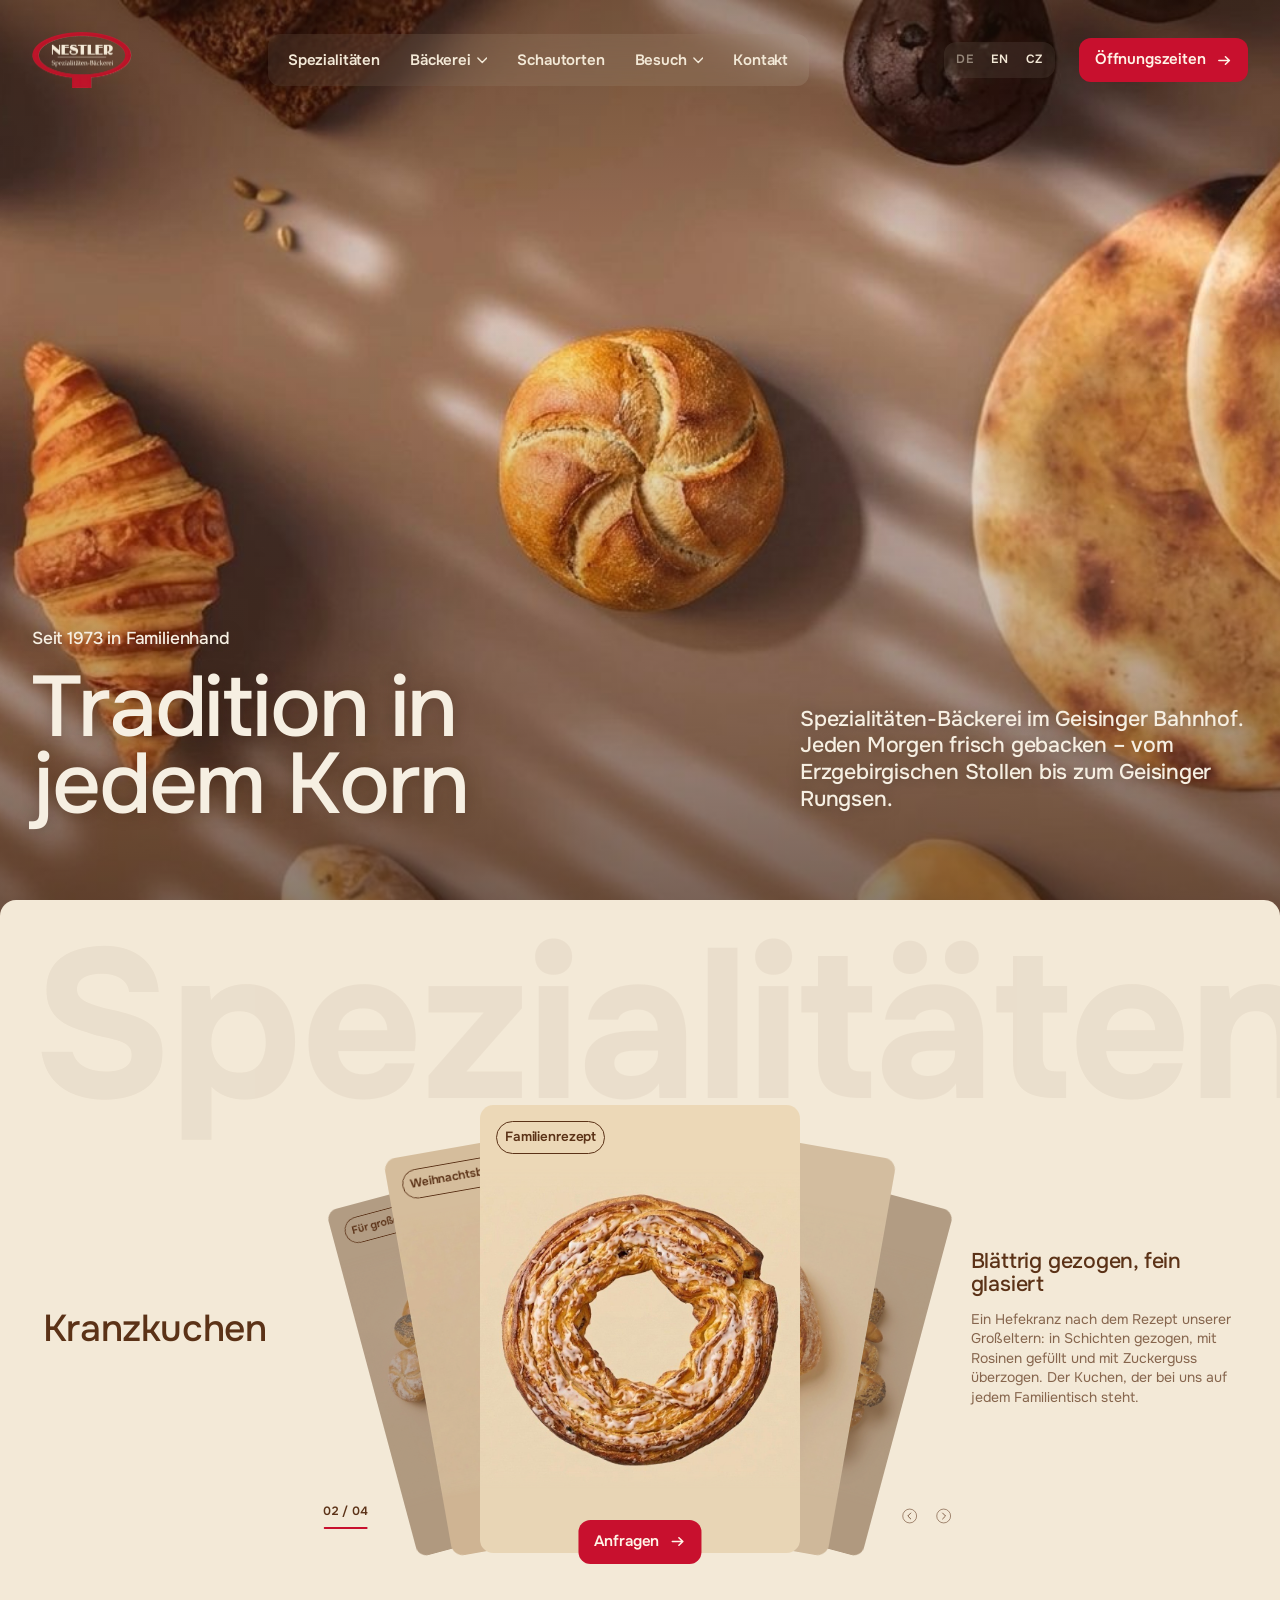
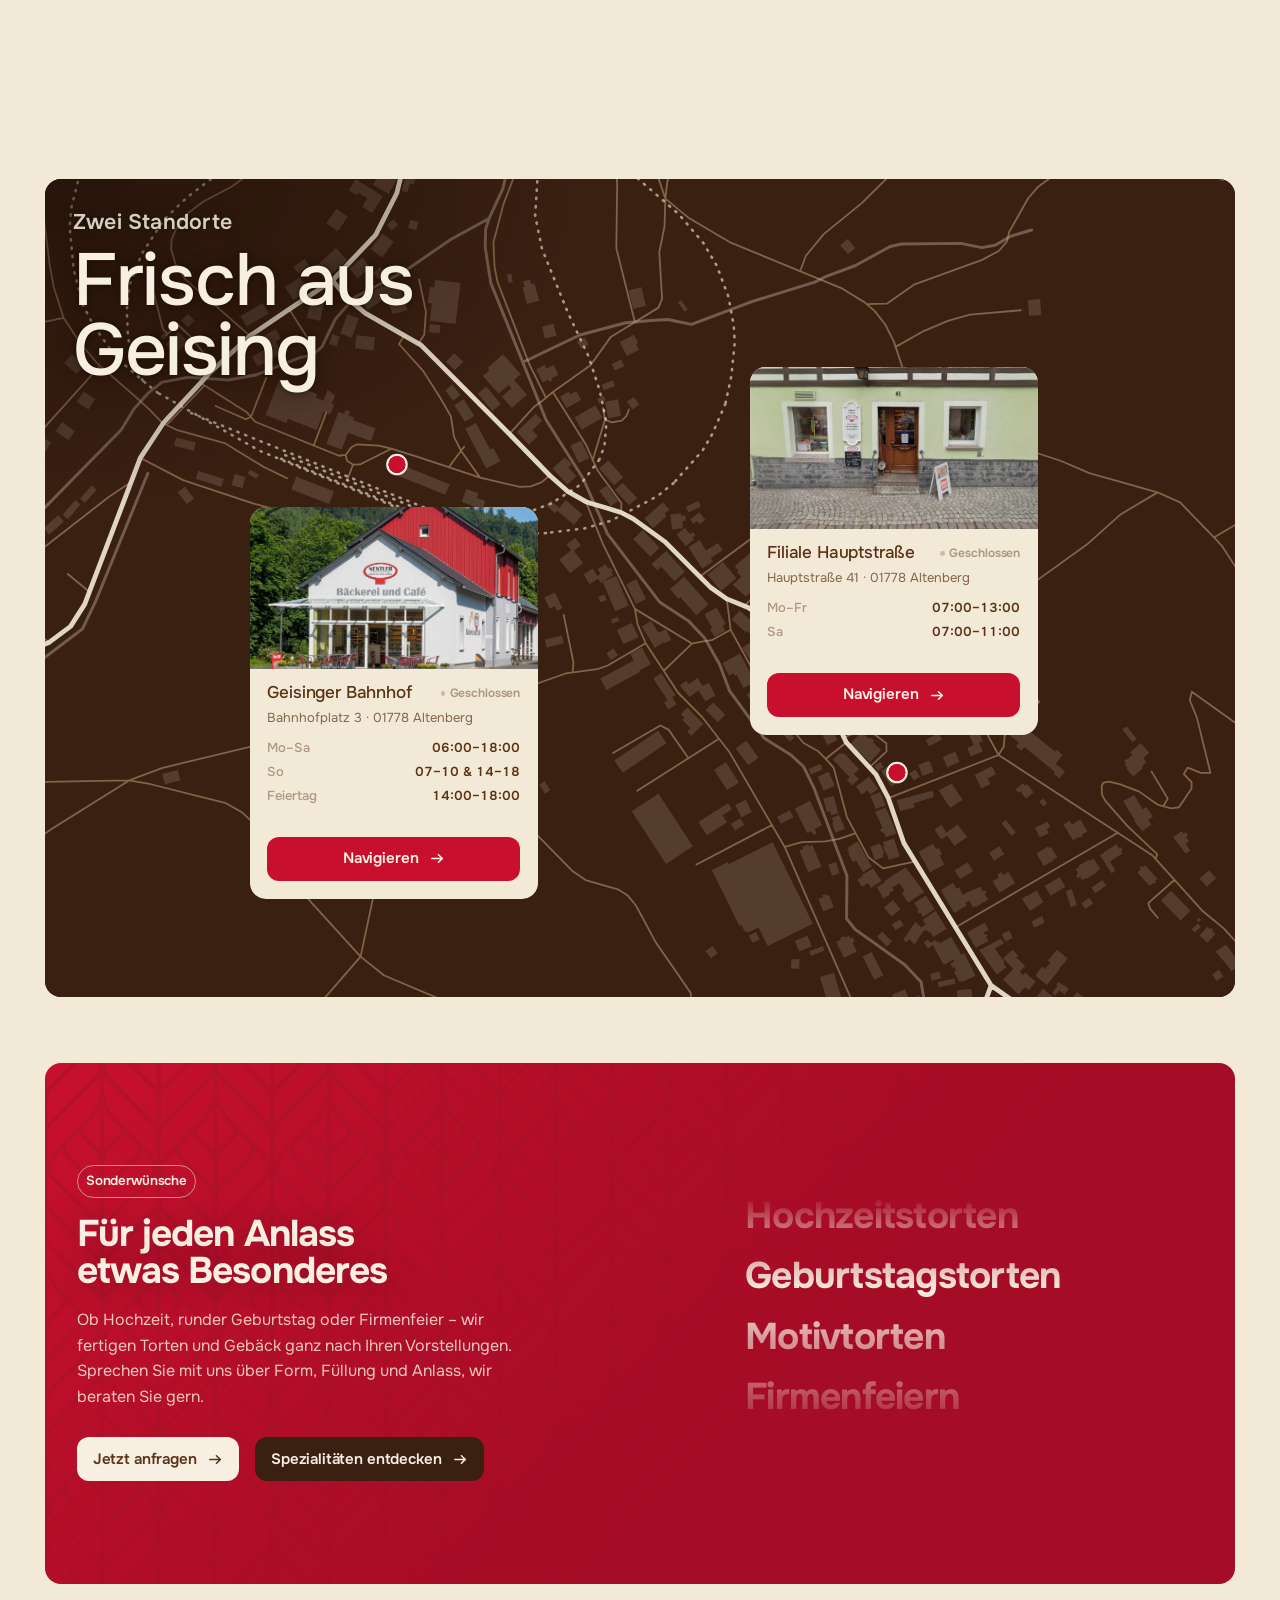
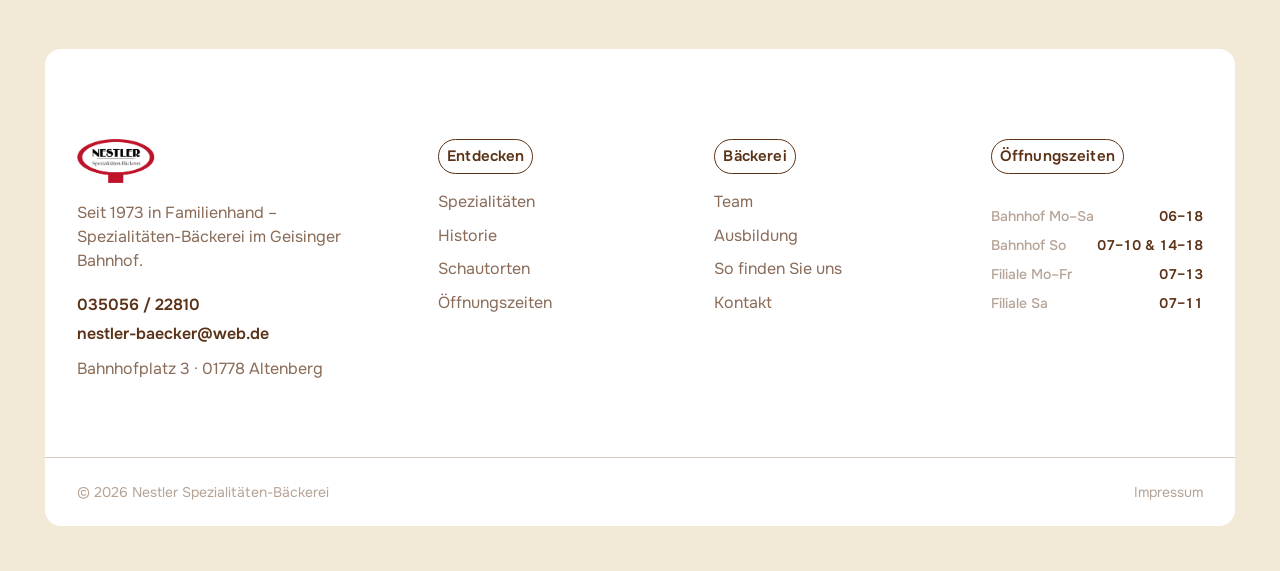
<file: index.html>
<!doctype html>
<html lang="de">
<head>
<meta charset="utf-8">
<meta name="viewport" content="width=device-width, initial-scale=1">

<!-- Titel bewusst unter ~55 Zeichen, damit er in Suchergebnissen nicht
     abgeschnitten wird (Google kappt ab ca. 580px / 55–60 Zeichen). -->
<title>Nestler Spezialitäten-Bäckerei Geising</title>
<meta name="description" content="Spezialitäten-Bäckerei im Geisinger Bahnhof: Erzgebirgischer Stollen, Kranzkuchen nach Familientradition und der Geisinger Rungsen. Seit 1973 in Familienhand.">
<link rel="canonical" href="https://richard-bit-ui.github.io/nestler-baeckerei/">
<meta name="theme-color" content="#F3E9D7">

<!-- Sprachfassungen: bislang nur die Startseite auf Englisch/Tschechisch
     (/en/, /cs/), die übrigen sieben Seiten gibt es nur auf Deutsch –
     daher stehen diese drei Alternate-Links nur hier, nicht in den
     Unterseiten. hreflang="x-default" zeigt wie "de" auf die deutsche
     Fassung, da sie die vollständigste/ursprüngliche ist. -->
<link rel="alternate" hreflang="de" href="https://richard-bit-ui.github.io/nestler-baeckerei/">
<link rel="alternate" hreflang="en" href="https://richard-bit-ui.github.io/nestler-baeckerei/en/">
<link rel="alternate" hreflang="cs" href="https://richard-bit-ui.github.io/nestler-baeckerei/cs/">
<link rel="alternate" hreflang="x-default" href="https://richard-bit-ui.github.io/nestler-baeckerei/">

<!-- Vorschaubild für Facebook, LinkedIn, WhatsApp & Co. Eigens auf das
     Standardformat 1200×630 zugeschnitten (nicht gestreckt) – ohne diese
     Tags greifen Plattformen sonst wahllos auf Logo/Favicon zurück und
     verzerren es beim Einpassen in die Vorschaukachel. -->
<meta property="og:type" content="website">
<meta property="og:site_name" content="Nestler Spezialitäten-Bäckerei">
<meta property="og:locale" content="de_DE">
<meta property="og:locale:alternate" content="en_US">
<meta property="og:locale:alternate" content="cs_CZ">
<meta property="og:url" content="https://richard-bit-ui.github.io/nestler-baeckerei/">
<meta property="og:title" content="Nestler Spezialitäten-Bäckerei Geising">
<meta property="og:description" content="Spezialitäten-Bäckerei im Geisinger Bahnhof: Erzgebirgischer Stollen, Kranzkuchen nach Familientradition und der Geisinger Rungsen. Seit 1973 in Familienhand.">
<meta property="og:image" content="https://richard-bit-ui.github.io/nestler-baeckerei/assets/img/og-image.jpg">
<meta property="og:image:width" content="1200">
<meta property="og:image:height" content="630">
<meta property="og:image:alt" content="Frisch gebackene Brötchen, Croissants und Fladenbrot der Nestler Spezialitäten-Bäckerei">

<meta name="twitter:card" content="summary_large_image">
<meta name="twitter:title" content="Nestler Spezialitäten-Bäckerei Geising">
<meta name="twitter:description" content="Spezialitäten-Bäckerei im Geisinger Bahnhof: Erzgebirgischer Stollen, Kranzkuchen nach Familientradition und der Geisinger Rungsen. Seit 1973 in Familienhand.">
<meta name="twitter:image" content="https://richard-bit-ui.github.io/nestler-baeckerei/assets/img/og-image.jpg">

<!-- Schrift des Vorbilds (modernbakery.com) ist „Season Sans" – eine
     proprietäre Trial-Schrift von Webflow, nicht frei lizenzierbar.
     Direkter Seite-an-Seite-Vergleich mehrerer freier Kandidaten (an
     Season Sans selbst gerendert) ergab „Onest" (Google Fonts, SIL OFL)
     als nächste Verwandte: dieselbe runde G-Spore, dieselbe geschwungene
     R-Bein-Form, sehr ähnliche Proportionen und Strichstärke. -->
<link rel="preconnect" href="https://fonts.googleapis.com">
<link rel="preconnect" href="https://fonts.gstatic.com" crossorigin>
<link rel="stylesheet" href="https://fonts.googleapis.com/css2?family=Onest:wght@400;500;600;700;800&display=swap">
<link rel="stylesheet" href="assets/css/styles.css?v=116">
<link rel="icon" href="assets/img/favicon.png">

<!-- Strukturierte Daten: zwei Standorte, daher zwei Bakery-Einträge statt
     eines einzelnen LocalBusiness – Adresse und Öffnungszeiten stehen pro
     Standort schon in der Öffnungszeiten-Sektion und hier nur noch einmal
     maschinenlesbar für Google (Rich-Ergebnisse, Karten-Eintrag, Kachel
     mit Öffnungszeiten in der Suche). Keine Geo-Koordinaten angegeben,
     da keine verifizierten Werte vorliegen – lieber weglassen als raten. -->
<script type="application/ld+json">
[
  {
    "@context": "https://schema.org",
    "@type": "Bakery",
    "@id": "https://richard-bit-ui.github.io/nestler-baeckerei/#bahnhof",
    "name": "Nestler Spezialitäten-Bäckerei – Geisinger Bahnhof",
    "image": "https://richard-bit-ui.github.io/nestler-baeckerei/assets/img/bahnhof-aussenansicht.jpg",
    "url": "https://richard-bit-ui.github.io/nestler-baeckerei/",
    "telephone": "+493505622810",
    "email": "nestler-baecker@web.de",
    "priceRange": "€€",
    "foundingDate": "1973",
    "address": {
      "@type": "PostalAddress",
      "streetAddress": "Bahnhofplatz 3",
      "postalCode": "01778",
      "addressLocality": "Altenberg",
      "addressRegion": "Sachsen",
      "addressCountry": "DE"
    },
    "openingHoursSpecification": [
      { "@type": "OpeningHoursSpecification", "dayOfWeek": ["Monday","Tuesday","Wednesday","Thursday","Friday","Saturday"], "opens": "06:00", "closes": "18:00" },
      { "@type": "OpeningHoursSpecification", "dayOfWeek": "Sunday", "opens": "07:00", "closes": "10:00" },
      { "@type": "OpeningHoursSpecification", "dayOfWeek": "Sunday", "opens": "14:00", "closes": "18:00" }
    ]
  },
  {
    "@context": "https://schema.org",
    "@type": "Bakery",
    "@id": "https://richard-bit-ui.github.io/nestler-baeckerei/#filiale",
    "name": "Nestler Spezialitäten-Bäckerei – Filiale Hauptstraße",
    "image": "https://richard-bit-ui.github.io/nestler-baeckerei/assets/img/filiale-aussenansicht.jpg",
    "url": "https://richard-bit-ui.github.io/nestler-baeckerei/",
    "telephone": "+493505622810",
    "email": "nestler-baecker@web.de",
    "priceRange": "€€",
    "foundingDate": "1973",
    "address": {
      "@type": "PostalAddress",
      "streetAddress": "Hauptstraße 41",
      "postalCode": "01778",
      "addressLocality": "Altenberg",
      "addressRegion": "Sachsen",
      "addressCountry": "DE"
    },
    "openingHoursSpecification": [
      { "@type": "OpeningHoursSpecification", "dayOfWeek": ["Monday","Tuesday","Wednesday","Thursday","Friday"], "opens": "07:00", "closes": "13:00" },
      { "@type": "OpeningHoursSpecification", "dayOfWeek": "Saturday", "opens": "07:00", "closes": "11:00" }
    ]
  }
]
</script>
</head>
<body>
  <div class="page-loader" aria-hidden="true"><span class="page-loader__mark">Nestler</span><span class="page-loader__dots"><i></i><i></i><i></i></span></div>

<!-- baustein:kopf -->
<a class="skip-link" href="#inhalt">Zum Inhalt springen</a>

<header class="nav" id="nav" data-theme="dark">
  <div class="nav__inner">
    <a class="nav__logo" href="index.html" aria-label="Nestler Spezialitäten-Bäckerei – Startseite">
      <img class="nav__logo-img nav__logo-img--light" src="assets/img/logo-light.png" alt="" width="800" height="451">
      <img class="nav__logo-img nav__logo-img--dark" src="assets/img/logo.png" alt="" width="800" height="451">
    </a>

    <nav class="nav__center" aria-label="Hauptnavigation">
      <ul class="nav__list">
        <li class="nav__item"><a class="nav__link" href="#spezialitaeten">Spezialitäten</a></li>
        <li class="nav__item nav__item--menu">
          <button class="nav__link nav__link--menu" type="button" aria-expanded="false" aria-controls="menu-baeckerei">
            Bäckerei
            <svg class="nav__caret" viewBox="0 0 12 8" aria-hidden="true"><path d="M1 1.5 6 6.5l5-5" fill="none" stroke="currentColor" stroke-width="1.6" stroke-linecap="round" stroke-linejoin="round"/></svg>
          </button>
          <div class="dropdown" id="menu-baeckerei" hidden>
            <a class="dropdown__link" href="historie.html"><span>Historie</span><small>Drei Generationen in Bildern</small></a>
            <a class="dropdown__link" href="team.html"><span>Team</span><small>Die Menschen hinter der Theke</small></a>
            <a class="dropdown__link" href="ausbildung.html"><span>Ausbildung</span><small>Lerne das Handwerk bei uns</small></a>
          </div>
        </li>
        <li class="nav__item"><a class="nav__link" href="schautorten.html">Schautorten</a></li>
        <li class="nav__item nav__item--menu">
          <button class="nav__link nav__link--menu" type="button" aria-expanded="false" aria-controls="menu-besuch">
            Besuch
            <svg class="nav__caret" viewBox="0 0 12 8" aria-hidden="true"><path d="M1 1.5 6 6.5l5-5" fill="none" stroke="currentColor" stroke-width="1.6" stroke-linecap="round" stroke-linejoin="round"/></svg>
          </button>
          <div class="dropdown" id="menu-besuch" hidden>
            <a class="dropdown__link" href="#oeffnungszeiten"><span>Öffnungszeiten</span><small>Bahnhof und Filiale Hauptstraße</small></a>
            <a class="dropdown__link" href="#oeffnungszeiten"><span>So finden Sie uns</span><small>Mit der Bahn oder dem Auto</small></a>
          </div>
        </li>
        <li class="nav__item"><a class="nav__link" href="kontakt.html">Kontakt</a></li>
      </ul>
    </nav>

    <div class="nav__lang" aria-label="Sprache wählen">
      <span class="nav__lang-current" aria-current="true">DE</span>
      <a class="nav__lang-link" href="en/index.html" hreflang="en" lang="en">EN</a>
      <a class="nav__lang-link" href="cs/index.html" hreflang="cs" lang="cs">CZ</a>
    </div>

    <a class="btn btn--accent nav__cta" href="#oeffnungszeiten">
      Öffnungszeiten
      <svg class="btn__arrow" viewBox="0 0 16 16" aria-hidden="true"><path d="M2 8h11M9 4l4.2 4L9 12" fill="none" stroke="currentColor" stroke-width="1.7" stroke-linecap="round" stroke-linejoin="round"/></svg>
    </a>

    <button class="burger" type="button" aria-expanded="false" aria-controls="mobilmenue" aria-label="Menü öffnen">
      <span></span><span></span>
    </button>
  </div>
</header>

<div class="mobilmenu" id="mobilmenue" data-scroll-native>
  <nav class="mobilmenu__nav" aria-label="Hauptnavigation (mobil)">
    <ul class="mobilmenu__list">
      <li><a href="#spezialitaeten">Spezialitäten</a></li>
      <li><a href="schautorten.html">Schautorten</a></li>
      <li><a href="kontakt.html">Kontakt</a></li>
    </ul>
    <p class="mobilmenu__label">Bäckerei</p>
    <ul class="mobilmenu__list mobilmenu__list--sub">
      <li><a href="historie.html">Historie</a></li>
      <li><a href="team.html">Team</a></li>
      <li><a href="ausbildung.html">Ausbildung</a></li>
    </ul>
    <p class="mobilmenu__label">Besuch</p>
    <ul class="mobilmenu__list mobilmenu__list--sub">
      <li><a href="#oeffnungszeiten">Öffnungszeiten</a></li>
      <li><a href="#oeffnungszeiten">So finden Sie uns</a></li>
    </ul>
    <p class="mobilmenu__label">Sprache</p>
    <div class="mobilmenu__lang">
      <span class="mobilmenu__lang-current" aria-current="true">Deutsch</span>
      <a class="mobilmenu__lang-link" href="en/index.html" hreflang="en" lang="en">English</a>
      <a class="mobilmenu__lang-link" href="cs/index.html" hreflang="cs" lang="cs">Čeština</a>
    </div>
  </nav>
</div>
<!-- /baustein:kopf -->

<main id="inhalt">

  <!-- ── Hero ─────────────────────────────────────────────── -->
  <section class="hero" data-nav-theme="dark">
    <video class="hero__img" poster="assets/img/hero.jpg" autoplay muted loop playsinline preload="metadata" width="1500" height="704" aria-hidden="true">
      <source src="assets/video/hero.mp4" type="video/mp4" media="(prefers-reduced-motion: no-preference)">
    </video>
    <div class="hero__scrim" aria-hidden="true"></div>
    <div class="hero__inner">
      <p class="hero__eyebrow reveal">Seit 1973 in Familienhand</p>
      <h1 class="hero__title reveal">Tradition in<br>jedem Korn</h1>
      <p class="hero__lede reveal">Spezialitäten-Bäckerei im Geisinger Bahnhof. Jeden Morgen frisch gebacken – vom Erzgebirgischen Stollen bis zum Geisinger Rungsen.</p>
    </div>
  </section>

  <!-- ── Spezialitäten ────────────────────────────────────── -->
  <section class="section spez" id="spezialitaeten" data-nav-theme="light" aria-labelledby="spez-heading">
    <h2 class="visually-hidden" id="spez-heading">Unsere Spezialitäten</h2>
    <div class="spez__word" aria-hidden="true">Spezialitäten</div>

    <div class="spez__stage reveal">

      <p class="spez__name" data-slot="name">Erzgebirgischer Stollen</p>

      <div class="spez__deckwrap">
        <ul class="deck" data-deck>
          <li class="deck__card" data-card data-offset="0" style="--card:#EFD7B3;--card-foot:#E7CDA9"
              data-name="Erzgebirgischer Stollen"
              data-sub="Schwer, saftig, dick gepudert"
              data-text="Butterstollen nach Erzgebirgs-Art, mit Rosinen, Mandeln und Zitronat. Er reift wochenlang, bevor er in Butter und Puderzucker gehüllt wird – Weihnachten zum Aufheben.">
            <img class="deck__media" src="assets/img/stollen.jpg" alt="Erzgebirgischer Stollen, dick mit Puderzucker bestäubt" loading="lazy" width="900" height="900">
            <span class="deck__veil" aria-hidden="true"></span>
            <span class="tag">Weihnachtsbäckerei</span>
          </li>
          <li class="deck__card" data-card data-offset="1" style="--card:#ECD8B7;--card-foot:#E8D5B5"
              data-name="Kranzkuchen"
              data-sub="Blättrig gezogen, fein glasiert"
              data-text="Ein Hefekranz nach dem Rezept unserer Großeltern: in Schichten gezogen, mit Rosinen gefüllt und mit Zuckerguss überzogen. Der Kuchen, der bei uns auf jedem Familientisch steht.">
            <img class="deck__media" src="assets/img/kranzkuchen.jpg" alt="Goldbrauner Kranzkuchen mit Zuckerguss" loading="lazy" width="864" height="864">
            <span class="deck__veil" aria-hidden="true"></span>
            <span class="tag">Familienrezept</span>
          </li>
          <li class="deck__card" data-card data-offset="2" style="--card:#ECD7B7;--card-foot:#E7D2B1"
              data-name="Geisinger Rungsen"
              data-sub="Kräftige Kruste, lockere Krume"
              data-text="Unser Brötchen mit dem Geisinger Namen: rustikal aufgerissen, kräftig ausgebacken, nur hier zu bekommen. Am besten noch warm, direkt aus dem Bahnhof.">
            <img class="deck__media" src="assets/img/rungsen.jpg" alt="Drei Geisinger Rungsen mit heller, bemehlter Kruste" loading="lazy" width="900" height="900">
            <span class="deck__veil" aria-hidden="true"></span>
            <span class="tag">Hausspezialität</span>
          </li>
          <li class="deck__card" data-card data-offset="3" style="--card:#E6D2B4;--card-foot:#E4CEAF"
              data-name="Gemischte Partybrötchen"
              data-sub="Mohn, Sesam, Körner, Butterhörnchen"
              data-text="Von der Mohnschnecke bis zum Butterhörnchen: gemischtes Kleingebäck für Feiern, Vereinsabende und Familientreffen. Auf Wunsch belegt – bitte ein paar Tage vorher bestellen.">
            <img class="deck__media" src="assets/img/partybroetchen.jpg" alt="Bunt gemischte Brötchen mit Mohn, Sesam und Körnern" loading="lazy" width="864" height="864">
            <span class="deck__veil" aria-hidden="true"></span>
            <span class="tag">Für große Runden</span>
          </li>
        </ul>

        <a class="btn btn--accent deck__cta" href="kontakt.html#kontakt-form">
          Anfragen
          <svg class="btn__arrow" viewBox="0 0 16 16" aria-hidden="true"><path d="M2 8h11M9 4l4.2 4L9 12" fill="none" stroke="currentColor" stroke-width="1.7" stroke-linecap="round" stroke-linejoin="round"/></svg>
        </a>
      </div>

      <div class="spez__copy" aria-live="polite">
        <h3 class="spez__sub" data-slot="sub">Schwer, saftig, dick gepudert</h3>
        <p class="spez__text" data-slot="text">Butterstollen nach Erzgebirgs-Art, mit Rosinen, Mandeln und Zitronat. Er reift wochenlang, bevor er in Butter und Puderzucker gehüllt wird – Weihnachten zum Aufheben.</p>
      </div>

      <div class="spez__nav">
        <div class="spez__counter-wrap">
          <p class="spez__counter"><span data-slot="index">01</span> / <span data-slot="total">04</span></p>
          <span class="spez__autobar" aria-hidden="true"><span class="spez__autobar-fill" data-autobar></span></span>
        </div>
        <div class="spez__arrows">
          <button class="arrow" type="button" data-dir="-1" aria-label="Vorherige Spezialität">
            <svg viewBox="0 0 30 30" aria-hidden="true">
              <circle cx="15" cy="15" r="13" fill="none" stroke="currentColor" stroke-width="1"/>
              <path d="M17 9.5 11.5 15l5.5 5.5" fill="none" stroke="currentColor" stroke-width="1.4" stroke-linecap="round" stroke-linejoin="round"/>
            </svg>
          </button>
          <button class="arrow" type="button" data-dir="1" aria-label="Nächste Spezialität">
            <svg viewBox="0 0 30 30" aria-hidden="true">
              <circle cx="15" cy="15" r="13" fill="none" stroke="currentColor" stroke-width="1"/>
              <path d="M13 9.5 18.5 15 13 20.5" fill="none" stroke="currentColor" stroke-width="1.4" stroke-linecap="round" stroke-linejoin="round"/>
            </svg>
          </button>
        </div>
      </div>

    </div>
  </section>

  <!-- ── Öffnungszeiten ───────────────────────────────────────────────
       Eigene, stilisierte Karte von Geising statt Textkarten oder
       Google-Maps-Einbettung – nach dem Vorbild der Weltkarten-Sektion
       "Smart logistics & scalable distribution" (flache Flächen statt
       echter Kartenkacheln, auf dunklem Grund, wenige Länder weiß
       hervorgehoben). Übertragen auf unseren Maßstab: echte OSM-Daten
       für Geising (Straßen, Bahnlinie, Müglitz, Gebäudeumrisse), verein-
       facht und in Hausfarben gezeichnet – siehe assets/img/geising-map.svg
       und den Kommentar dort zur Herkunft der Daten. Die beiden Standorte
       sind Pins darauf; Hover/Fokus öffnet eine Karte mit Foto, Live-
       Status, Kurz-Öffnungszeiten und einem Navigieren-Button.
       Beide Popups zeigen inzwischen echte, aktuelle Außenansichten
       (assets/img/bahnhof-aussenansicht.jpg und
       assets/img/filiale-aussenansicht.jpg). -->
  <section class="section oeff-wrap" id="oeffnungszeiten" data-nav-theme="dark" aria-labelledby="oeff-heading">
    <div class="oeff__card">
      <h2 class="visually-hidden" id="oeff-heading">Öffnungszeiten</h2>

      <div class="mobile-location-overview" aria-label="Öffnungszeiten und Standorte">
        <article class="location-tile reveal" data-hours='{"0":[[420,600],[840,1080]],"1":[[360,1080]],"2":[[360,1080]],"3":[[360,1080]],"4":[[360,1080]],"5":[[360,1080]],"6":[[360,1080]]}'>
          <header class="location-tile__header">
            <h3>Geisinger Bahnhof</h3>
            <p>Bahnhofplatz 3 · 01778 Altenberg</p>
            <a class="btn location-tile__route" href="https://www.google.com/maps/dir/?api=1&destination=Bahnhofplatz+3%2C+01778+Altenberg" target="_blank" rel="noopener" aria-label="Route zum Geisinger Bahnhof öffnen"><svg viewBox="0 0 24 24" aria-hidden="true"><path d="m20 4-7 16-3.5-7L4 9l16-5Z" fill="none" stroke="currentColor" stroke-width="1.8" stroke-linecap="round" stroke-linejoin="round"/></svg></a>
          </header>
          <p class="location-tile__status oeff__status" data-status><span class="oeff__status-dot" aria-hidden="true"></span><span data-status-text>&nbsp;</span></p>
          <p class="location-tile__today" data-status-today>Heute 06:00–18:00</p>
          <dl class="location-tile__hours"><div><dt>Mo–Sa</dt><dd>06:00–18:00</dd></div><div><dt>So</dt><dd>07–10 &amp; 14–18</dd></div><div><dt>Feiertag</dt><dd>14:00–18:00</dd></div></dl>
        </article>
        <article class="location-tile reveal" data-hours='{"0":[],"1":[[420,780]],"2":[[420,780]],"3":[[420,780]],"4":[[420,780]],"5":[[420,780]],"6":[[420,660]]}'>
          <header class="location-tile__header">
            <h3>Filiale Hauptstraße</h3>
            <p>Hauptstraße 41 · 01778 Altenberg</p>
            <a class="btn location-tile__route" href="https://www.google.com/maps/dir/?api=1&destination=Hauptstra%C3%9Fe+41%2C+01778+Altenberg+Geising" target="_blank" rel="noopener" aria-label="Route zur Filiale Hauptstraße öffnen"><svg viewBox="0 0 24 24" aria-hidden="true"><path d="m20 4-7 16-3.5-7L4 9l16-5Z" fill="none" stroke="currentColor" stroke-width="1.8" stroke-linecap="round" stroke-linejoin="round"/></svg></a>
          </header>
          <p class="location-tile__status oeff__status" data-status><span class="oeff__status-dot" aria-hidden="true"></span><span data-status-text>&nbsp;</span></p>
          <p class="location-tile__today" data-status-today>Heute 07:00–13:00</p>
          <dl class="location-tile__hours"><div><dt>Mo–Fr</dt><dd>07:00–13:00</dd></div><div><dt>Sa</dt><dd>07:00–11:00</dd></div></dl>
        </article>
        <article class="mobile-location-card" data-hours='{"0":[[420,600],[840,1080]],"1":[[360,1080]],"2":[[360,1080]],"3":[[360,1080]],"4":[[360,1080]],"5":[[360,1080]],"6":[[360,1080]]}'>
          <button class="mobile-location-card__summary" type="button" aria-expanded="false" aria-controls="mobile-bahnhof-details" data-location-details-toggle>
            <img class="mobile-location-card__photo" src="assets/img/bahnhof-aussenansicht.jpg" alt="Außenansicht der Nestler Spezialitäten-Bäckerei im Geisinger Bahnhof" loading="lazy">
            <span class="mobile-location-card__body"><span class="mobile-location-card__title-row"><span class="mobile-location-card__name">Geisinger Bahnhof</span><span class="oeff__status" data-status><span class="oeff__status-dot" aria-hidden="true"></span><span data-status-text>&nbsp;</span></span></span><span class="mobile-location-card__today" data-status-today>Heute 06:00–18:00</span></span>
          </button>
          <div class="mobile-location-card__details" id="mobile-bahnhof-details" hidden>
            <p class="mobile-location-card__address">Bahnhofplatz 3 · 01778 Altenberg</p><dl class="mobile-location-card__hours"><div><dt>Mo–Sa</dt><dd>06:00–18:00</dd></div><div><dt>So</dt><dd>07–10 &amp; 14–18</dd></div><div><dt>Feiertag</dt><dd>14:00–18:00</dd></div></dl>
            <a class="btn btn--accent" href="https://www.google.com/maps/dir/?api=1&destination=Bahnhofplatz+3%2C+01778+Altenberg" target="_blank" rel="noopener">Route <svg class="btn__arrow" viewBox="0 0 16 16" aria-hidden="true"><path d="M2 8h11M9 4l4.2 4L9 12" fill="none" stroke="currentColor" stroke-width="1.7" stroke-linecap="round" stroke-linejoin="round"/></svg></a>
          </div>
        </article>

        <article class="mobile-location-card" data-hours='{"0":[],"1":[[420,780]],"2":[[420,780]],"3":[[420,780]],"4":[[420,780]],"5":[[420,780]],"6":[[420,660]]}'>
          <button class="mobile-location-card__summary" type="button" aria-expanded="false" aria-controls="mobile-filiale-details" data-location-details-toggle>
            <img class="mobile-location-card__photo" src="assets/img/filiale-aussenansicht.jpg" alt="Eingang der Filiale Hauptstraße 41 in Geising" loading="lazy">
            <span class="mobile-location-card__body"><span class="mobile-location-card__title-row"><span class="mobile-location-card__name">Filiale Hauptstraße</span><span class="oeff__status" data-status><span class="oeff__status-dot" aria-hidden="true"></span><span data-status-text>&nbsp;</span></span></span><span class="mobile-location-card__today" data-status-today>Heute 07:00–13:00</span></span>
          </button>
          <div class="mobile-location-card__details" id="mobile-filiale-details" hidden>
            <p class="mobile-location-card__address">Hauptstraße 41 · 01778 Altenberg</p><dl class="mobile-location-card__hours"><div><dt>Mo–Fr</dt><dd>07:00–13:00</dd></div><div><dt>Sa</dt><dd>07:00–11:00</dd></div></dl>
            <a class="btn btn--accent" href="https://www.google.com/maps/dir/?api=1&destination=Hauptstra%C3%9Fe+41%2C+01778+Altenberg+Geising" target="_blank" rel="noopener">Route <svg class="btn__arrow" viewBox="0 0 16 16" aria-hidden="true"><path d="M2 8h11M9 4l4.2 4L9 12" fill="none" stroke="currentColor" stroke-width="1.7" stroke-linecap="round" stroke-linejoin="round"/></svg></a>
          </div>
        </article>
      </div>

      <div class="geismap">
        <div class="geismap__frame">
          <img class="geismap__art" src="assets/img/geising-map.svg" alt="" loading="lazy" width="1000" height="885">
        </div>

        <!-- Text-Überzug im Stil des Vorbild-Screenshots (Eyebrow +
             große Headline oben links auf der Kartenfläche). Rein
             dekorativ, daher <p> statt einer weiteren Überschrift –
             die eigentliche Section-Überschrift ist der visually-hidden
             H2 oben. pointer-events:none, damit nichts die Pins/Popups
             darunter blockiert. -->
        <div class="geismap__caption">
          <p class="geismap__eyebrow">Zwei Standorte</p>
          <p class="geismap__headline">Frisch aus<br>Geising</p>
        </div>

        <!-- data-hours: Wochenplan als Minuten-seit-Mitternacht, Schlüssel
             0=So … 6=Sa (JS-Konvention von Date#getDay) – treibt dieselbe
             Live-Anzeige wie zuvor bei den Textkarten. Der Feiertags-
             Sonderfall bleibt ohne Feiertagskalender unberücksichtigt,
             siehe Kurz-Öffnungszeiten unten. -->
        <div class="geismap__marker" data-location="bahnhof" style="--x:29.3%;--y:35.2%">
          <button class="geismap__pin" type="button" aria-expanded="false" aria-controls="pin-bahnhof">
            <span class="geismap__dot" aria-hidden="true"></span>
            <span class="visually-hidden">Geisinger Bahnhof – Öffnungszeiten anzeigen</span>
          </button>
          <div class="geismap__popup" id="pin-bahnhof" data-hours='{"0":[[420,600],[840,1080]],"1":[[360,1080]],"2":[[360,1080]],"3":[[360,1080]],"4":[[360,1080]],"5":[[360,1080]],"6":[[360,1080]]}'>
            <img class="geismap__photo" src="assets/img/bahnhof-aussenansicht.jpg" alt="Außenansicht der Nestler Spezialitäten-Bäckerei im Geisinger Bahnhof, weißes Gebäude mit rotem Giebel" loading="lazy">
            <div class="geismap__body">
              <div class="geismap__title-row">
                <h3 class="geismap__name">Geisinger Bahnhof</h3>
                <p class="pill oeff__status" data-status><span class="oeff__status-dot" aria-hidden="true"></span><span data-status-text>&nbsp;</span></p>
              </div>
              <p class="geismap__addr">Bahnhofplatz 3 · 01778 Altenberg</p>
              <dl class="geismap__hours">
                <div><dt>Mo–Sa</dt><dd>06:00–18:00</dd></div>
                <div><dt>So</dt><dd>07–10 &amp; 14–18</dd></div>
                <div><dt>Feiertag</dt><dd>14:00–18:00</dd></div>
              </dl>
              <a class="btn btn--accent geismap__cta" href="https://www.google.com/maps/dir/?api=1&destination=Bahnhofplatz+3%2C+01778+Altenberg" target="_blank" rel="noopener">
                Navigieren
                <svg class="btn__arrow" viewBox="0 0 16 16" aria-hidden="true"><path d="M2 8h11M9 4l4.2 4L9 12" fill="none" stroke="currentColor" stroke-width="1.7" stroke-linecap="round" stroke-linejoin="round"/></svg>
              </a>
            </div>
          </div>
        </div>

        <div class="geismap__marker geismap__marker--up" data-location="filiale" style="--x:71.3%;--y:72.8%">
          <button class="geismap__pin" type="button" aria-expanded="false" aria-controls="pin-filiale">
            <span class="geismap__dot" aria-hidden="true"></span>
            <span class="visually-hidden">Filiale Hauptstraße – Öffnungszeiten anzeigen</span>
          </button>
          <div class="geismap__popup" id="pin-filiale" data-hours='{"0":[],"1":[[420,780]],"2":[[420,780]],"3":[[420,780]],"4":[[420,780]],"5":[[420,780]],"6":[[420,660]]}'>
            <img class="geismap__photo" src="assets/img/filiale-aussenansicht.jpg" alt="Eingang der Filiale Hauptstraße 41 in Geising, Fachwerkhaus mit Nestler-Schild" loading="lazy">
            <div class="geismap__body">
              <div class="geismap__title-row">
                <h3 class="geismap__name">Filiale Hauptstraße</h3>
                <p class="pill oeff__status" data-status><span class="oeff__status-dot" aria-hidden="true"></span><span data-status-text>&nbsp;</span></p>
              </div>
              <p class="geismap__addr">Hauptstraße 41 · 01778 Altenberg</p>
              <dl class="geismap__hours">
                <div><dt>Mo–Fr</dt><dd>07:00–13:00</dd></div>
                <div><dt>Sa</dt><dd>07:00–11:00</dd></div>
              </dl>
              <a class="btn btn--accent geismap__cta" href="https://www.google.com/maps/dir/?api=1&destination=Hauptstra%C3%9Fe+41%2C+01778+Altenberg+Geising" target="_blank" rel="noopener">
                Navigieren
                <svg class="btn__arrow" viewBox="0 0 16 16" aria-hidden="true"><path d="M2 8h11M9 4l4.2 4L9 12" fill="none" stroke="currentColor" stroke-width="1.7" stroke-linecap="round" stroke-linejoin="round"/></svg>
              </a>
            </div>
          </div>
        </div>
      </div>
    </div>
  </section>

  <!-- baustein:sonderwuensche -->
  <!-- ── Sonderwünsche ────────────────────────────────────────────────
       Vorbild: die modernbakery.com-Startseite ("Custom bakery solutions
       for all") – satte Akzentfläche mit Wasserzeichen-Muster, Pill +
       Headline + Absatz + zwei Buttons links, rechts eine rotierende
       Wortliste (main.js tauscht alle ~2s die Wörter, das mittlere ist
       immer fett hervorgehoben). Bewusst als letzter Programmpunkt direkt
       vor dem Footer statt ganz oben wie im Vorbild – hier als
       Abschluss-CTA, nachdem alle Inhalte schon gezeigt wurden.

       Eingebettet wie die Öffnungszeiten-Karte (.oeff-wrap/.oeff__card):
       die äußere .section bleibt creme und Teil des Kachelstapels, das
       Rot liegt als eigene, auf allen vier Seiten gerundete Karte
       (.sw__card) mit sichtbarem Cremerand darin – sonst wirkte die
       Vollfläche zwischen den cremefarbenen Sektionen wie ein fremder,
       eingeworfener Farbklotz statt Teil des Seitenflusses. -->
  <section class="section sonderwuensche" id="sonderwuensche" data-nav-theme="dark" aria-labelledby="sw-heading">
    <div class="sw__card">
      <div class="sw__inner">
        <div class="sw__intro reveal">
          <span class="pill pill--light">Sonderwünsche</span>
          <h2 class="sw__title" id="sw-heading">Für jeden Anlass<br>etwas Besonderes</h2>
          <p class="sw__lede">Ob Hochzeit, runder Geburtstag oder Firmenfeier – wir fertigen Torten und Gebäck ganz nach Ihren Vorstellungen. Sprechen Sie mit uns über Form, Füllung und Anlass, wir beraten Sie gern.</p>
          <div class="sw__actions">
            <a class="btn btn--light" href="kontakt.html#kontakt-form">
              Jetzt anfragen
              <svg class="btn__arrow" viewBox="0 0 16 16" aria-hidden="true"><path d="M2 8h11M9 4l4.2 4L9 12" fill="none" stroke="currentColor" stroke-width="1.7" stroke-linecap="round" stroke-linejoin="round"/></svg>
            </a>
            <a class="btn btn--dark" href="#spezialitaeten">
              Spezialitäten entdecken
              <svg class="btn__arrow" viewBox="0 0 16 16" aria-hidden="true"><path d="M2 8h11M9 4l4.2 4L9 12" fill="none" stroke="currentColor" stroke-width="1.7" stroke-linecap="round" stroke-linejoin="round"/></svg>
            </a>
          </div>
        </div>

        <!-- Wortliste in einem festen Fenster (.sw__words). Das Band laeuft
             rein per CSS-Animation (@keyframes sw-roll, siehe styles.css)
             gleichmaessig nach oben - kein JavaScript, kein Scroll-Bezug,
             startet von selbst und haelt nie an.
             Alle Begriffe sind gestochen scharf; die Betonung entsteht allein
             ueber die Maske auf .sw__words, die nach oben hin ausblendet: unten
             steht der Begriff voll deckend (im Fokus), darueber werden sie
             stufenlos blasser - genau wie beim Vorbild.
             Die sieben Begriffe stehen zweimal hintereinander: bei
             translateY(-50 Prozent) liegt die zweite Haelfte (.sw__dup)
             pixelgenau am Startpunkt der ersten, dadurch laeuft die Schleife
             nahtlos. Im statischen Fallback (mobil / reduzierte Bewegung)
             wird die zweite Haelfte ausgeblendet. -->
        <div class="sw__words" aria-hidden="true">
          <ul class="sw__words-list">
            <li>Hochzeitstorten</li>
            <li>Geburtstagstorten</li>
            <li>Motivtorten</li>
            <li>Firmenfeiern</li>
            <li>Konfirmation</li>
            <li>Trauerfeiern</li>
            <li>Weihnachtsgebäck</li>
            <li class="sw__dup">Hochzeitstorten</li>
            <li class="sw__dup">Geburtstagstorten</li>
            <li class="sw__dup">Motivtorten</li>
            <li class="sw__dup">Firmenfeiern</li>
            <li class="sw__dup">Konfirmation</li>
            <li class="sw__dup">Trauerfeiern</li>
            <li class="sw__dup">Weihnachtsgebäck</li>
          </ul>
        </div>
      </div>
    </div>
  </section>
  <!-- /baustein:sonderwuensche -->


</main>

<!-- baustein:footer -->
<footer class="footer">
 <div class="footer__card">
  <div class="footer__inner">

    <div class="footer__brand">
      <img class="footer__logo" src="assets/img/logo.png" alt="Nestler Spezialitäten-Bäckerei" width="800" height="451">
      <p class="footer__tagline">Seit 1973 in Familienhand – Spezialitäten-Bäckerei im Geisinger Bahnhof.</p>
      <div class="footer__contact">
        <a href="tel:+493505622810">035056 / 22810</a>
        <a href="mailto:nestler-baecker@web.de">nestler-baecker@web.de</a>
        <p>Bahnhofplatz 3 · 01778 Altenberg</p>
      </div>
    </div>

    <nav class="footer__col" aria-label="Entdecken">
      <p class="footer__col-title pill">Entdecken</p>
      <ul>
        <li><a href="#spezialitaeten">Spezialitäten</a></li>
        <li><a href="historie.html">Historie</a></li>
        <li><a href="schautorten.html">Schautorten</a></li>
        <li><a href="#oeffnungszeiten">Öffnungszeiten</a></li>
      </ul>
    </nav>

    <nav class="footer__col" aria-label="Bäckerei">
      <p class="footer__col-title pill">Bäckerei</p>
      <ul>
        <li><a href="team.html">Team</a></li>
        <li><a href="ausbildung.html">Ausbildung</a></li>
        <li><a href="#oeffnungszeiten">So finden Sie uns</a></li>
        <li><a href="kontakt.html">Kontakt</a></li>
      </ul>
    </nav>

    <div class="footer__col">
      <p class="footer__col-title pill">Öffnungszeiten</p>
      <dl class="footer__hours">
        <div><dt>Bahnhof Mo–Sa</dt><dd>06–18</dd></div>
        <div><dt>Bahnhof So</dt><dd>07–10 &amp; 14–18</dd></div>
        <div><dt>Filiale Mo–Fr</dt><dd>07–13</dd></div>
        <div><dt>Filiale Sa</dt><dd>07–11</dd></div>
      </dl>
    </div>

  </div>

  <div class="footer__bottom">
    <p>© <span data-year>2026</span> Nestler Spezialitäten-Bäckerei</p>
    <a href="impressum.html">Impressum</a>
  </div>
 </div>
</footer>
<!-- /baustein:footer -->



<script src="assets/js/main.js?v=116" defer></script>
</body>
</html>
</file>
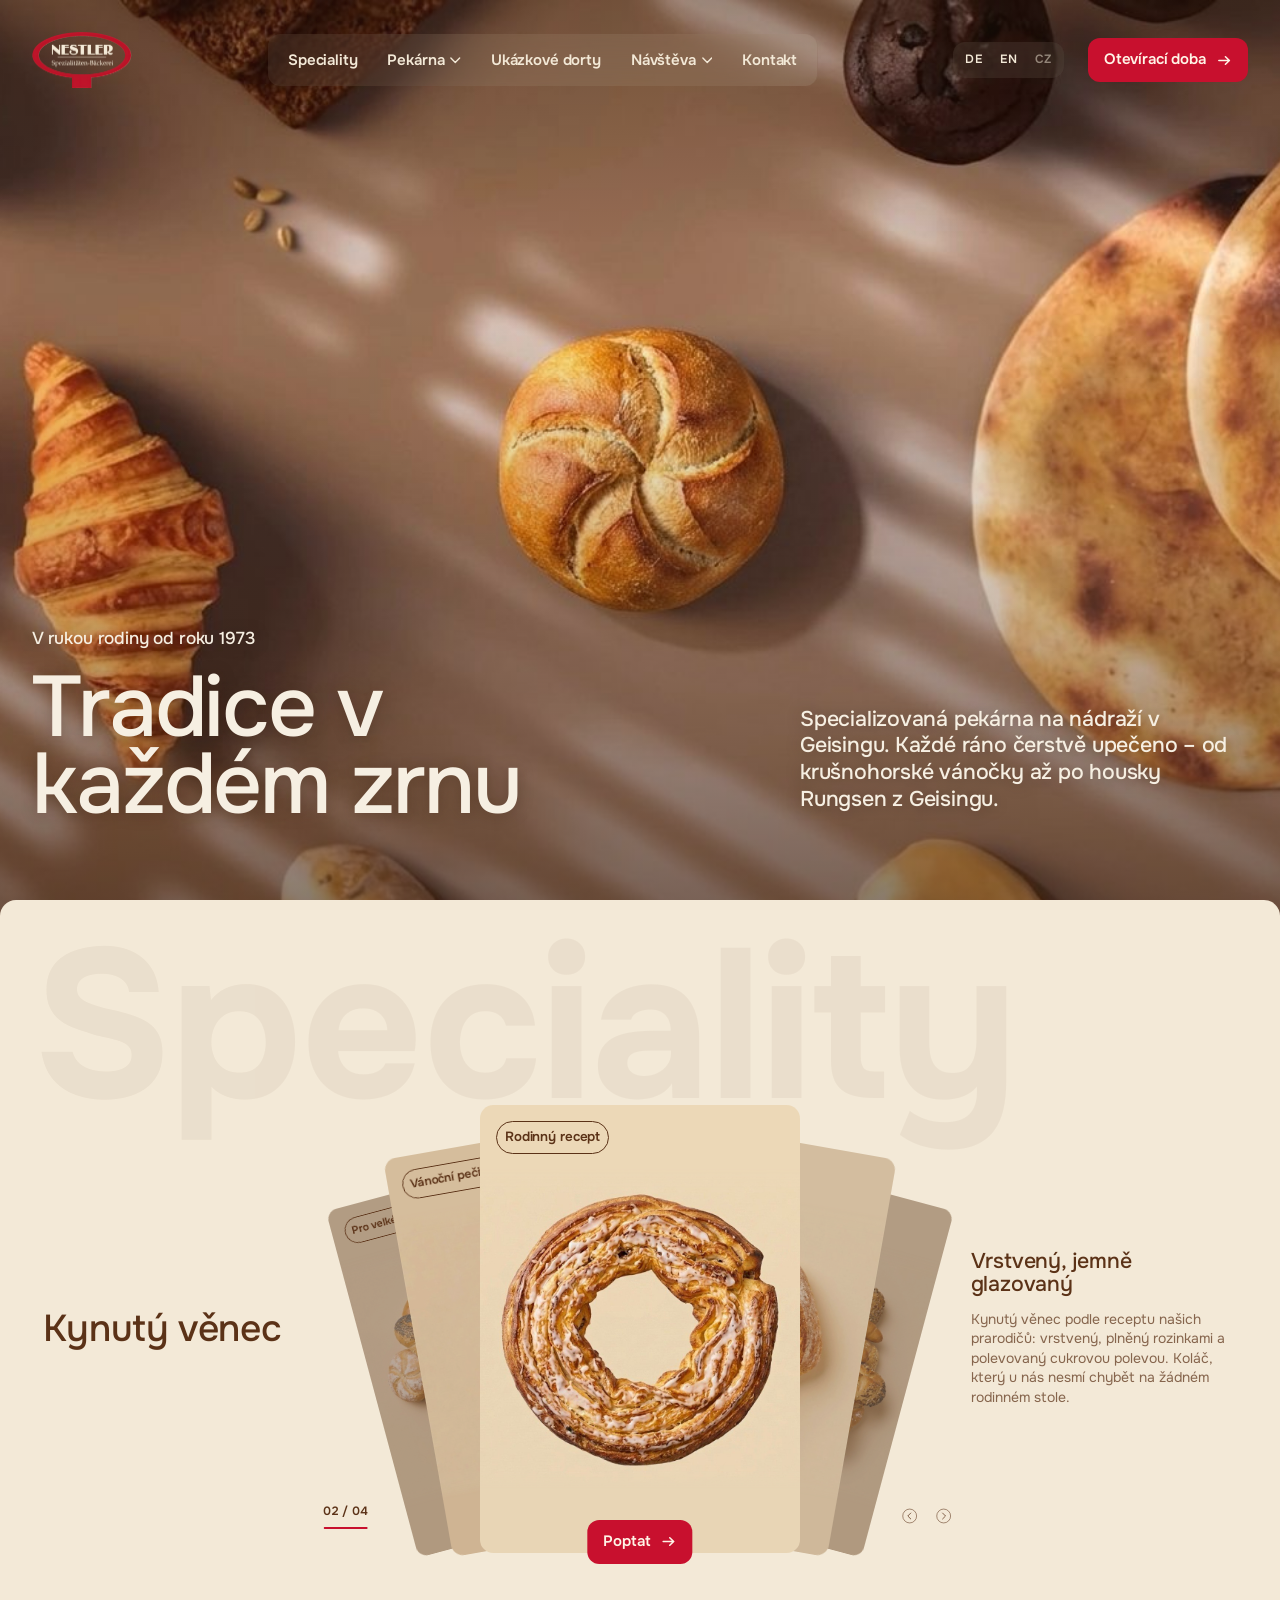
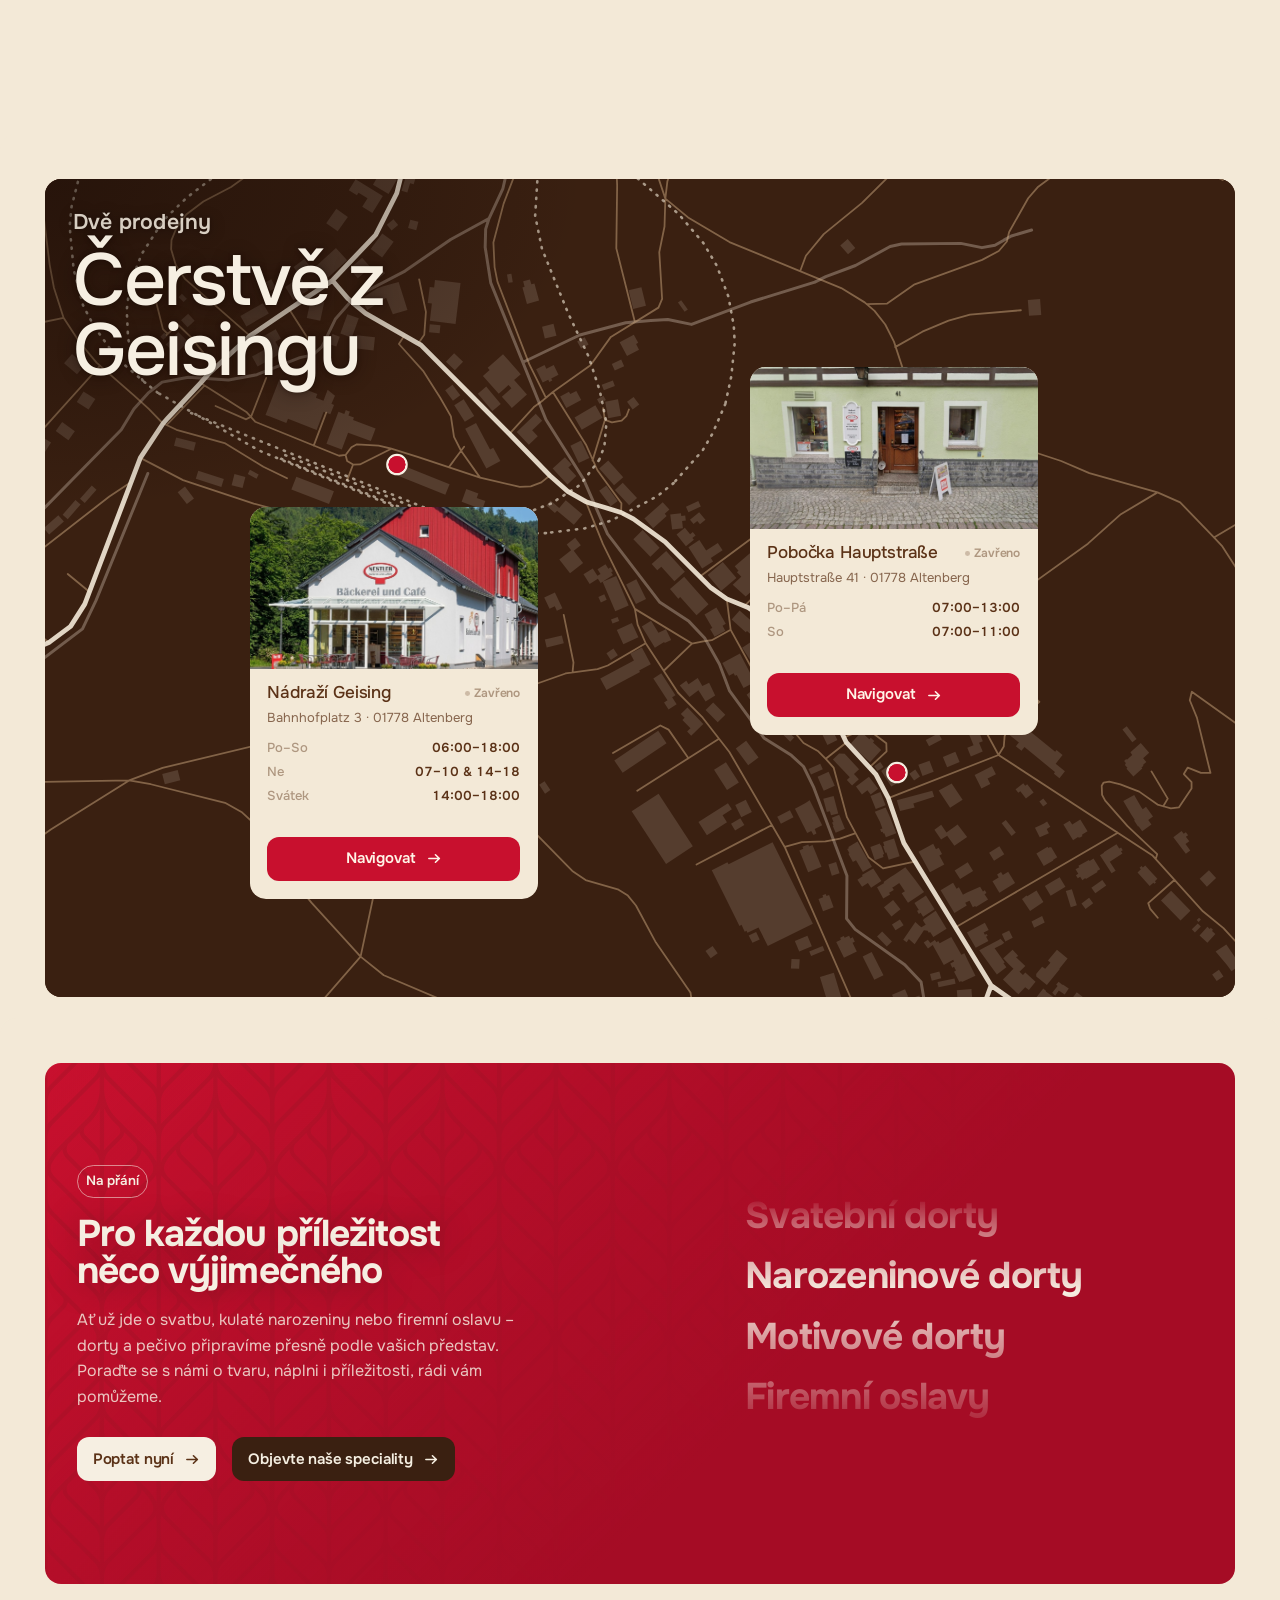
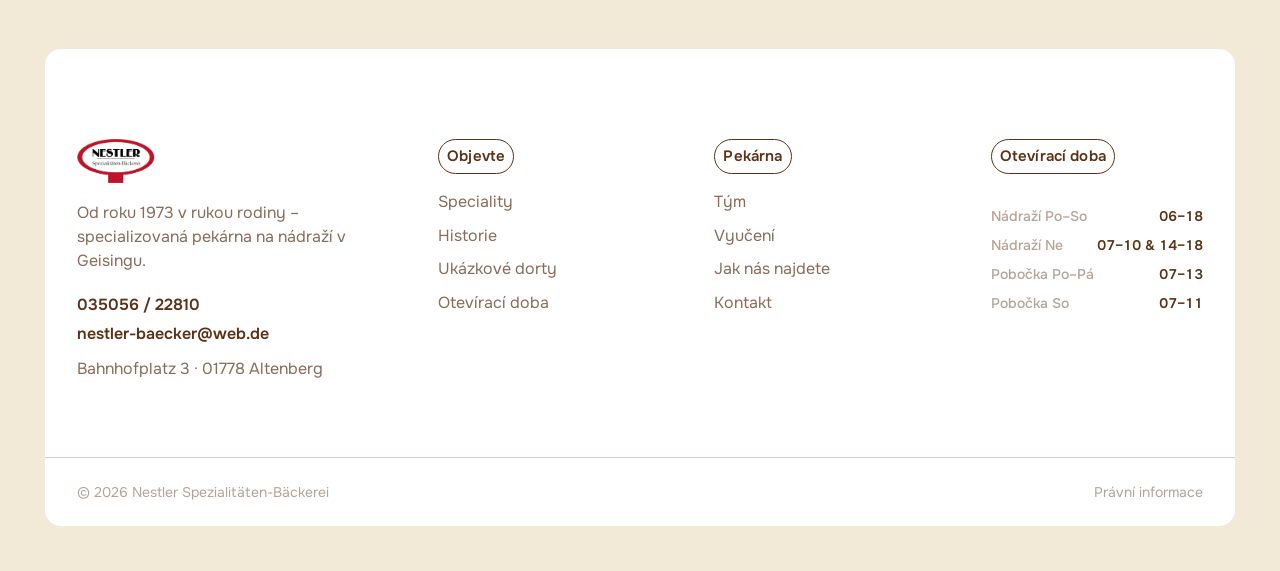
<file: cs/index.html>
<!doctype html>
<html lang="cs">
<head>
<meta charset="utf-8">
<meta name="viewport" content="width=device-width, initial-scale=1">

<!-- Titel bewusst unter ~55 Zeichen, damit er in Suchergebnissen nicht
     abgeschnitten wird (Google kappt ab ca. 580px / 55–60 Zeichen). -->
<title>Pekárna Nestler Geising</title>
<meta name="description" content="Specializovaná pekárna na nádraží v Geisingu: krušnohorská vánočka, kynutý věnec podle rodinné tradice a housky Geisinger Rungsen. Od roku 1973 v rukou rodiny.">
<link rel="canonical" href="https://richard-bit-ui.github.io/nestler-baeckerei/cs/">
<meta name="theme-color" content="#F3E9D7">

<!-- Nur die Startseite ist bislang übersetzt (DE/EN/CS) – siehe
     Kommentar zu diesem Block in der deutschen Fassung (../index.html). -->
<link rel="alternate" hreflang="de" href="https://richard-bit-ui.github.io/nestler-baeckerei/">
<link rel="alternate" hreflang="en" href="https://richard-bit-ui.github.io/nestler-baeckerei/en/">
<link rel="alternate" hreflang="cs" href="https://richard-bit-ui.github.io/nestler-baeckerei/cs/">
<link rel="alternate" hreflang="x-default" href="https://richard-bit-ui.github.io/nestler-baeckerei/">

<!-- Vorschaubild für Facebook, LinkedIn, WhatsApp & Co. Eigens auf das
     Standardformat 1200×630 zugeschnitten (nicht gestreckt) – ohne diese
     Tags greifen Plattformen sonst wahllos auf Logo/Favicon zurück und
     verzerren es beim Einpassen in die Vorschaukachel. -->
<meta property="og:type" content="website">
<meta property="og:site_name" content="Nestler Spezialitäten-Bäckerei">
<meta property="og:locale" content="cs_CZ">
<meta property="og:locale:alternate" content="de_DE">
<meta property="og:locale:alternate" content="en_US">
<meta property="og:url" content="https://richard-bit-ui.github.io/nestler-baeckerei/cs/">
<meta property="og:title" content="Pekárna Nestler Geising">
<meta property="og:description" content="Specializovaná pekárna na nádraží v Geisingu: krušnohorská vánočka, kynutý věnec podle rodinné tradice a housky Geisinger Rungsen. Od roku 1973 v rukou rodiny.">
<meta property="og:image" content="https://richard-bit-ui.github.io/nestler-baeckerei/assets/img/og-image.jpg">
<meta property="og:image:width" content="1200">
<meta property="og:image:height" content="630">
<meta property="og:image:alt" content="Čerstvě upečené housky, croissanty a placky z pekárny Nestler">

<meta name="twitter:card" content="summary_large_image">
<meta name="twitter:title" content="Pekárna Nestler Geising">
<meta name="twitter:description" content="Specializovaná pekárna na nádraží v Geisingu: krušnohorská vánočka, kynutý věnec podle rodinné tradice a housky Geisinger Rungsen. Od roku 1973 v rukou rodiny.">
<meta name="twitter:image" content="https://richard-bit-ui.github.io/nestler-baeckerei/assets/img/og-image.jpg">

<!-- Schrift des Vorbilds (modernbakery.com) ist „Season Sans" – eine
     proprietäre Trial-Schrift von Webflow, nicht frei lizenzierbar.
     Direkter Seite-an-Seite-Vergleich mehrerer freier Kandidaten (an
     Season Sans selbst gerendert) ergab „Onest" (Google Fonts, SIL OFL)
     als nächste Verwandte: dieselbe runde G-Spore, dieselbe geschwungene
     R-Bein-Form, sehr ähnliche Proportionen und Strichstärke. -->
<link rel="preconnect" href="https://fonts.googleapis.com">
<link rel="preconnect" href="https://fonts.gstatic.com" crossorigin>
<link rel="stylesheet" href="https://fonts.googleapis.com/css2?family=Onest:wght@400;500;600;700;800&display=swap">
<link rel="stylesheet" href="../assets/css/styles.css?v=116">
<link rel="icon" href="../assets/img/favicon.png">
</head>
<body>
  <div class="page-loader" aria-hidden="true"><span class="page-loader__mark">Nestler</span><span class="page-loader__dots"><i></i><i></i><i></i></span></div>

<a class="skip-link" href="#inhalt">Přeskočit na obsah</a>

<header class="nav" id="nav" data-theme="dark">
  <div class="nav__inner">
    <a class="nav__logo" href="index.html" aria-label="Nestler Spezialitäten-Bäckerei – domovská stránka">
      <img class="nav__logo-img nav__logo-img--light" src="../assets/img/logo-light.png" alt="" width="800" height="451">
      <img class="nav__logo-img nav__logo-img--dark" src="../assets/img/logo.png" alt="" width="800" height="451">
    </a>

    <nav class="nav__center" aria-label="Hlavní navigace">
      <ul class="nav__list">
        <li class="nav__item"><a class="nav__link" href="#spezialitaeten">Speciality</a></li>
        <li class="nav__item nav__item--menu">
          <button class="nav__link nav__link--menu" type="button" aria-expanded="false" aria-controls="menu-baeckerei">
            Pekárna
            <svg class="nav__caret" viewBox="0 0 12 8" aria-hidden="true"><path d="M1 1.5 6 6.5l5-5" fill="none" stroke="currentColor" stroke-width="1.6" stroke-linecap="round" stroke-linejoin="round"/></svg>
          </button>
          <div class="dropdown" id="menu-baeckerei" hidden>
            <a class="dropdown__link" href="../historie.html"><span>Historie</span><small>Tři generace v obrazech</small></a>
            <a class="dropdown__link" href="../team.html"><span>Tým</span><small>Lidé za pultem</small></a>
            <a class="dropdown__link" href="../ausbildung.html"><span>Vyučení</span><small>Vyučte se u nás řemeslu</small></a>
          </div>
        </li>
        <li class="nav__item"><a class="nav__link" href="../schautorten.html">Ukázkové dorty</a></li>
        <li class="nav__item nav__item--menu">
          <button class="nav__link nav__link--menu" type="button" aria-expanded="false" aria-controls="menu-besuch">
            Návštěva
            <svg class="nav__caret" viewBox="0 0 12 8" aria-hidden="true"><path d="M1 1.5 6 6.5l5-5" fill="none" stroke="currentColor" stroke-width="1.6" stroke-linecap="round" stroke-linejoin="round"/></svg>
          </button>
          <div class="dropdown" id="menu-besuch" hidden>
            <a class="dropdown__link" href="#oeffnungszeiten"><span>Otevírací doba</span><small>Nádraží a pobočka Hauptstraße</small></a>
            <a class="dropdown__link" href="#oeffnungszeiten"><span>Jak nás najdete</span><small>Vlakem nebo autem</small></a>
          </div>
        </li>
        <li class="nav__item"><a class="nav__link" href="../kontakt.html">Kontakt</a></li>
      </ul>
    </nav>

    <div class="nav__lang" aria-label="Vybrat jazyk">
      <a class="nav__lang-link" href="../index.html" hreflang="de" lang="de">DE</a>
      <a class="nav__lang-link" href="../en/index.html" hreflang="en" lang="en">EN</a>
      <span class="nav__lang-current" aria-current="true">CZ</span>
    </div>

    <a class="btn btn--accent nav__cta" href="#oeffnungszeiten">
      Otevírací doba
      <svg class="btn__arrow" viewBox="0 0 16 16" aria-hidden="true"><path d="M2 8h11M9 4l4.2 4L9 12" fill="none" stroke="currentColor" stroke-width="1.7" stroke-linecap="round" stroke-linejoin="round"/></svg>
    </a>

    <button class="burger" type="button" aria-expanded="false" aria-controls="mobilmenue" aria-label="Otevřít menu">
      <span></span><span></span>
    </button>
  </div>
</header>

<div class="mobilmenu" id="mobilmenue" data-scroll-native>
  <nav class="mobilmenu__nav" aria-label="Hlavní navigace (mobilní)">
    <ul class="mobilmenu__list">
      <li><a href="#spezialitaeten">Speciality</a></li>
      <li><a href="../schautorten.html">Ukázkové dorty</a></li>
      <li><a href="../kontakt.html">Kontakt</a></li>
    </ul>
    <p class="mobilmenu__label">Pekárna</p>
    <ul class="mobilmenu__list mobilmenu__list--sub">
      <li><a href="../historie.html">Historie</a></li>
      <li><a href="../team.html">Tým</a></li>
      <li><a href="../ausbildung.html">Vyučení</a></li>
    </ul>
    <p class="mobilmenu__label">Návštěva</p>
    <ul class="mobilmenu__list mobilmenu__list--sub">
      <li><a href="#oeffnungszeiten">Otevírací doba</a></li>
      <li><a href="#oeffnungszeiten">Jak nás najdete</a></li>
    </ul>
    <p class="mobilmenu__label">Jazyk</p>
    <div class="mobilmenu__lang">
      <a class="mobilmenu__lang-link" href="../index.html" hreflang="de" lang="de">Deutsch</a>
      <a class="mobilmenu__lang-link" href="../en/index.html" hreflang="en" lang="en">English</a>
      <span class="mobilmenu__lang-current" aria-current="true">Čeština</span>
    </div>
  </nav>
</div>

<main id="inhalt">

  <!-- ── Hero ─────────────────────────────────────────────── -->
  <section class="hero" data-nav-theme="dark">
    <img class="hero__img" src="../assets/img/hero.jpg" alt="Housky, croissanty, placky a pečivo shora na teple nasvícené ploše" fetchpriority="high" width="1500" height="704">
    <div class="hero__scrim" aria-hidden="true"></div>
    <div class="hero__inner">
      <p class="hero__eyebrow reveal">V rukou rodiny od roku 1973</p>
      <h1 class="hero__title reveal">Tradice v<br>každém zrnu</h1>
      <p class="hero__lede reveal">Specializovaná pekárna na nádraží v Geisingu. Každé ráno čerstvě upečeno – od krušnohorské vánočky až po housky Rungsen z Geisingu.</p>
    </div>
  </section>

  <!-- ── Speciality ───────────────────────────────────────── -->
  <section class="section spez" id="spezialitaeten" data-nav-theme="light" aria-labelledby="spez-heading">
    <h2 class="visually-hidden" id="spez-heading">Naše speciality</h2>
    <div class="spez__word" aria-hidden="true">Speciality</div>

    <div class="spez__stage reveal">

      <p class="spez__name" data-slot="name">Krušnohorská vánočka</p>

      <div class="spez__deckwrap">
        <ul class="deck" data-deck>
          <li class="deck__card" data-card data-offset="0" style="--card:#EFD7B3;--card-foot:#E7CDA9"
              data-name="Krušnohorská vánočka"
              data-sub="Těžká, šťavnatá, hustě pocukrovaná"
              data-text="Máslová vánočka podle krušnohorské tradice, s rozinkami, mandlemi a kandovanou citronovou kůrou. Zraje celé týdny, než je zabalena do másla a moučkového cukru – vánoční dobrota k uschování.">
            <img class="deck__media" src="../assets/img/stollen.jpg" alt="Krušnohorská vánočka hustě posypaná moučkovým cukrem" loading="lazy" width="900" height="900">
            <span class="deck__veil" aria-hidden="true"></span>
            <span class="tag">Vánoční pečivo</span>
          </li>
          <li class="deck__card" data-card data-offset="1" style="--card:#ECD8B7;--card-foot:#E8D5B5"
              data-name="Kynutý věnec"
              data-sub="Vrstvený, jemně glazovaný"
              data-text="Kynutý věnec podle receptu našich prarodičů: vrstvený, plněný rozinkami a polevovaný cukrovou polevou. Koláč, který u nás nesmí chybět na žádném rodinném stole.">
            <img class="deck__media" src="../assets/img/kranzkuchen.jpg" alt="Zlatohnědý věnec s cukrovou polevou" loading="lazy" width="864" height="864">
            <span class="deck__veil" aria-hidden="true"></span>
            <span class="tag">Rodinný recept</span>
          </li>
          <li class="deck__card" data-card data-offset="2" style="--card:#ECD7B7;--card-foot:#E7D2B1"
              data-name="Geisinger Rungsen"
              data-sub="Křupavá kůrka, nadýchaná střída"
              data-text="Naše houska nesoucí jméno Geisingu: rustikálně natržená, do křupava vypečená, k dostání jen u nás. Nejlepší je ještě teplá, přímo z nádraží.">
            <img class="deck__media" src="../assets/img/rungsen.jpg" alt="Tři housky Geisinger Rungsen se světlou, moukou poprášenou kůrkou" loading="lazy" width="900" height="900">
            <span class="deck__veil" aria-hidden="true"></span>
            <span class="tag">Specialita podniku</span>
          </li>
          <li class="deck__card" data-card data-offset="3" style="--card:#E6D2B4;--card-foot:#E4CEAF"
              data-name="Míchané párty pečivo"
              data-sub="Mák, sezam, semínka, máslové rohlíčky"
              data-text="Od makového šneka po máslový rohlík: pestrá směs drobného pečiva na oslavy, spolkové večery a rodinná setkání. Na přání obložené – objednávejte prosím pár dní předem.">
            <img class="deck__media" src="../assets/img/partybroetchen.jpg" alt="Pestrá směs housek s mákem, sezamem a semínky" loading="lazy" width="864" height="864">
            <span class="deck__veil" aria-hidden="true"></span>
            <span class="tag">Pro velké oslavy</span>
          </li>
        </ul>

        <a class="btn btn--accent deck__cta" href="../kontakt.html#kontakt-form">
          Poptat
          <svg class="btn__arrow" viewBox="0 0 16 16" aria-hidden="true"><path d="M2 8h11M9 4l4.2 4L9 12" fill="none" stroke="currentColor" stroke-width="1.7" stroke-linecap="round" stroke-linejoin="round"/></svg>
        </a>
      </div>

      <div class="spez__copy" aria-live="polite">
        <h3 class="spez__sub" data-slot="sub">Těžká, šťavnatá, hustě pocukrovaná</h3>
        <p class="spez__text" data-slot="text">Máslová vánočka podle krušnohorské tradice, s rozinkami, mandlemi a kandovanou citronovou kůrou. Zraje celé týdny, než je zabalena do másla a moučkového cukru – vánoční dobrota k uschování.</p>
      </div>

      <div class="spez__nav">
        <div class="spez__counter-wrap">
          <p class="spez__counter"><span data-slot="index">01</span> / <span data-slot="total">04</span></p>
          <span class="spez__autobar" aria-hidden="true"><span class="spez__autobar-fill" data-autobar></span></span>
        </div>
        <div class="spez__arrows">
          <button class="arrow" type="button" data-dir="-1" aria-label="Předchozí specialita">
            <svg viewBox="0 0 30 30" aria-hidden="true">
              <circle cx="15" cy="15" r="13" fill="none" stroke="currentColor" stroke-width="1"/>
              <path d="M17 9.5 11.5 15l5.5 5.5" fill="none" stroke="currentColor" stroke-width="1.4" stroke-linecap="round" stroke-linejoin="round"/>
            </svg>
          </button>
          <button class="arrow" type="button" data-dir="1" aria-label="Další specialita">
            <svg viewBox="0 0 30 30" aria-hidden="true">
              <circle cx="15" cy="15" r="13" fill="none" stroke="currentColor" stroke-width="1"/>
              <path d="M13 9.5 18.5 15 13 20.5" fill="none" stroke="currentColor" stroke-width="1.4" stroke-linecap="round" stroke-linejoin="round"/>
            </svg>
          </button>
        </div>
      </div>

    </div>
  </section>

  <!-- ── Otevírací doba ───────────────────────────────────────────────── -->
  <section class="section oeff-wrap" id="oeffnungszeiten" data-nav-theme="dark" aria-labelledby="oeff-heading">
    <div class="oeff__card">
      <h2 class="visually-hidden" id="oeff-heading">Otevírací doba</h2>

      <div class="mobile-location-overview" aria-label="Otevírací doba a provozovny">
        <div class="mobile-location-overview__intro">
          <p class="mobile-location-overview__eyebrow">Dnes u Nestlerů</p>
          <p class="mobile-location-overview__title">Čerstvě z Geisingu</p>
        </div>
        <article class="mobile-location-card" data-hours='{"0":[[420,600],[840,1080]],"1":[[360,1080]],"2":[[360,1080]],"3":[[360,1080]],"4":[[360,1080]],"5":[[360,1080]],"6":[[360,1080]]}'>
          <img class="mobile-location-card__photo" src="../assets/img/bahnhof-aussenansicht.jpg" alt="Pohled na pekárnu Nestler u nádraží v Geisingu" loading="lazy">
          <div class="mobile-location-card__body"><div class="mobile-location-card__title-row"><h3>Nádraží Geising</h3><p class="oeff__status" data-status><span class="oeff__status-dot" aria-hidden="true"></span><span data-status-text>&nbsp;</span></p></div><p class="mobile-location-card__today" data-status-today>Dnes 06:00–18:00</p><p class="mobile-location-card__address">Bahnhofplatz 3 · 01778 Altenberg</p><div class="mobile-location-card__actions"><a class="btn btn--accent" href="https://www.google.com/maps/dir/?api=1&destination=Bahnhofplatz+3%2C+01778+Altenberg" target="_blank" rel="noopener">Trasa</a><a class="btn mobile-location-card__call" href="tel:+493505622810">Zavolat</a></div></div>
        </article>
        <article class="mobile-location-card" data-hours='{"0":[],"1":[[420,780]],"2":[[420,780]],"3":[[420,780]],"4":[[420,780]],"5":[[420,780]],"6":[[420,660]]}'>
          <img class="mobile-location-card__photo" src="../assets/img/filiale-aussenansicht.jpg" alt="Vchod do pobočky v Hauptstraße v Geisingu" loading="lazy">
          <div class="mobile-location-card__body"><div class="mobile-location-card__title-row"><h3>Pobočka Hauptstraße</h3><p class="oeff__status" data-status><span class="oeff__status-dot" aria-hidden="true"></span><span data-status-text>&nbsp;</span></p></div><p class="mobile-location-card__today" data-status-today>Dnes 07:00–13:00</p><p class="mobile-location-card__address">Hauptstraße 41 · 01778 Altenberg</p><div class="mobile-location-card__actions"><a class="btn btn--accent" href="https://www.google.com/maps/dir/?api=1&destination=Hauptstra%C3%9Fe+41%2C+01778+Altenberg+Geising" target="_blank" rel="noopener">Trasa</a><a class="btn mobile-location-card__call" href="tel:+493505622810">Zavolat</a></div></div>
        </article>
      </div>

      <div class="geismap">
        <div class="geismap__frame">
          <img class="geismap__art" src="../assets/img/geising-map.svg" alt="" loading="lazy" width="1000" height="885">
        </div>

        <div class="geismap__caption">
          <p class="geismap__eyebrow">Dvě prodejny</p>
          <p class="geismap__headline">Čerstvě z<br>Geisingu</p>
        </div>

        <div class="geismap__marker" data-location="bahnhof" style="--x:29.3%;--y:35.2%">
          <button class="geismap__pin" type="button" aria-expanded="false" aria-controls="pin-bahnhof">
            <span class="geismap__dot" aria-hidden="true"></span>
            <span class="visually-hidden">Nádraží Geising – zobrazit otevírací dobu</span>
          </button>
          <div class="geismap__popup" id="pin-bahnhof" data-hours='{"0":[[420,600],[840,1080]],"1":[[360,1080]],"2":[[360,1080]],"3":[[360,1080]],"4":[[360,1080]],"5":[[360,1080]],"6":[[360,1080]]}'>
            <img class="geismap__photo" src="../assets/img/bahnhof-aussenansicht.jpg" alt="Vnější pohled na pekárnu Nestler na nádraží v Geisingu, bílá budova s červeným štítem" loading="lazy">
            <div class="geismap__body">
              <div class="geismap__title-row">
                <h3 class="geismap__name">Nádraží Geising</h3>
                <p class="pill oeff__status" data-status><span class="oeff__status-dot" aria-hidden="true"></span><span data-status-text>&nbsp;</span></p>
              </div>
              <p class="geismap__addr">Bahnhofplatz 3 · 01778 Altenberg</p>
              <dl class="geismap__hours">
                <div><dt>Po–So</dt><dd>06:00–18:00</dd></div>
                <div><dt>Ne</dt><dd>07–10 &amp; 14–18</dd></div>
                <div><dt>Svátek</dt><dd>14:00–18:00</dd></div>
              </dl>
              <a class="btn btn--accent geismap__cta" href="https://www.google.com/maps/dir/?api=1&destination=Bahnhofplatz+3%2C+01778+Altenberg" target="_blank" rel="noopener">
                Navigovat
                <svg class="btn__arrow" viewBox="0 0 16 16" aria-hidden="true"><path d="M2 8h11M9 4l4.2 4L9 12" fill="none" stroke="currentColor" stroke-width="1.7" stroke-linecap="round" stroke-linejoin="round"/></svg>
              </a>
            </div>
          </div>
        </div>

        <div class="geismap__marker geismap__marker--up" data-location="filiale" style="--x:71.3%;--y:72.8%">
          <button class="geismap__pin" type="button" aria-expanded="false" aria-controls="pin-filiale">
            <span class="geismap__dot" aria-hidden="true"></span>
            <span class="visually-hidden">Pobočka Hauptstraße – zobrazit otevírací dobu</span>
          </button>
          <div class="geismap__popup" id="pin-filiale" data-hours='{"0":[],"1":[[420,780]],"2":[[420,780]],"3":[[420,780]],"4":[[420,780]],"5":[[420,780]],"6":[[420,660]]}'>
            <img class="geismap__photo" src="../assets/img/filiale-aussenansicht.jpg" alt="Vchod do pobočky Hauptstraße 41 v Geisingu, hrázděný dům s cedulí Nestler" loading="lazy">
            <div class="geismap__body">
              <div class="geismap__title-row">
                <h3 class="geismap__name">Pobočka Hauptstraße</h3>
                <p class="pill oeff__status" data-status><span class="oeff__status-dot" aria-hidden="true"></span><span data-status-text>&nbsp;</span></p>
              </div>
              <p class="geismap__addr">Hauptstraße 41 · 01778 Altenberg</p>
              <dl class="geismap__hours">
                <div><dt>Po–Pá</dt><dd>07:00–13:00</dd></div>
                <div><dt>So</dt><dd>07:00–11:00</dd></div>
              </dl>
              <a class="btn btn--accent geismap__cta" href="https://www.google.com/maps/dir/?api=1&destination=Hauptstra%C3%9Fe+41%2C+01778+Altenberg+Geising" target="_blank" rel="noopener">
                Navigovat
                <svg class="btn__arrow" viewBox="0 0 16 16" aria-hidden="true"><path d="M2 8h11M9 4l4.2 4L9 12" fill="none" stroke="currentColor" stroke-width="1.7" stroke-linecap="round" stroke-linejoin="round"/></svg>
              </a>
            </div>
          </div>
        </div>
      </div>
    </div>
  </section>

  <!-- ── Na přání ─────────────────────────────────────────────────────── -->
  <section class="section sonderwuensche" id="sonderwuensche" data-nav-theme="dark" aria-labelledby="sw-heading">
    <div class="sw__card">
      <div class="sw__inner">
        <div class="sw__intro reveal">
          <span class="pill pill--light">Na přání</span>
          <h2 class="sw__title" id="sw-heading">Pro každou příležitost<br>něco výjimečného</h2>
          <p class="sw__lede">Ať už jde o svatbu, kulaté narozeniny nebo firemní oslavu – dorty a pečivo připravíme přesně podle vašich představ. Poraďte se s námi o tvaru, náplni i příležitosti, rádi vám pomůžeme.</p>
          <div class="sw__actions">
            <a class="btn btn--light" href="../kontakt.html#kontakt-form">
              Poptat nyní
              <svg class="btn__arrow" viewBox="0 0 16 16" aria-hidden="true"><path d="M2 8h11M9 4l4.2 4L9 12" fill="none" stroke="currentColor" stroke-width="1.7" stroke-linecap="round" stroke-linejoin="round"/></svg>
            </a>
            <a class="btn btn--dark" href="#spezialitaeten">
              Objevte naše speciality
              <svg class="btn__arrow" viewBox="0 0 16 16" aria-hidden="true"><path d="M2 8h11M9 4l4.2 4L9 12" fill="none" stroke="currentColor" stroke-width="1.7" stroke-linecap="round" stroke-linejoin="round"/></svg>
            </a>
          </div>
        </div>

        <div class="sw__words" aria-hidden="true">
          <ul class="sw__words-list">
            <li>Svatební dorty</li>
            <li>Narozeninové dorty</li>
            <li>Motivové dorty</li>
            <li>Firemní oslavy</li>
            <li>Konfirmace</li>
            <li>Smuteční hostiny</li>
            <li>Vánoční pečivo</li>
            <li class="sw__dup">Svatební dorty</li>
            <li class="sw__dup">Narozeninové dorty</li>
            <li class="sw__dup">Motivové dorty</li>
            <li class="sw__dup">Firemní oslavy</li>
            <li class="sw__dup">Konfirmace</li>
            <li class="sw__dup">Smuteční hostiny</li>
            <li class="sw__dup">Vánoční pečivo</li>
          </ul>
        </div>
      </div>
    </div>
  </section>

</main>

<footer class="footer">
 <div class="footer__card">
  <div class="footer__inner">

    <div class="footer__brand">
      <img class="footer__logo" src="../assets/img/logo.png" alt="Nestler Spezialitäten-Bäckerei" width="800" height="451">
      <p class="footer__tagline">Od roku 1973 v rukou rodiny – specializovaná pekárna na nádraží v Geisingu.</p>
      <div class="footer__contact">
        <a href="tel:+493505622810">035056 / 22810</a>
        <a href="mailto:nestler-baecker@web.de">nestler-baecker@web.de</a>
        <p>Bahnhofplatz 3 · 01778 Altenberg</p>
      </div>
    </div>

    <nav class="footer__col" aria-label="Objevte">
      <p class="footer__col-title pill">Objevte</p>
      <ul>
        <li><a href="#spezialitaeten">Speciality</a></li>
        <li><a href="../historie.html">Historie</a></li>
        <li><a href="../schautorten.html">Ukázkové dorty</a></li>
        <li><a href="#oeffnungszeiten">Otevírací doba</a></li>
      </ul>
    </nav>

    <nav class="footer__col" aria-label="Pekárna">
      <p class="footer__col-title pill">Pekárna</p>
      <ul>
        <li><a href="../team.html">Tým</a></li>
        <li><a href="../ausbildung.html">Vyučení</a></li>
        <li><a href="#oeffnungszeiten">Jak nás najdete</a></li>
        <li><a href="../kontakt.html">Kontakt</a></li>
      </ul>
    </nav>

    <div class="footer__col">
      <p class="footer__col-title pill">Otevírací doba</p>
      <dl class="footer__hours">
        <div><dt>Nádraží Po–So</dt><dd>06–18</dd></div>
        <div><dt>Nádraží Ne</dt><dd>07–10 &amp; 14–18</dd></div>
        <div><dt>Pobočka Po–Pá</dt><dd>07–13</dd></div>
        <div><dt>Pobočka So</dt><dd>07–11</dd></div>
      </dl>
    </div>

  </div>

  <div class="footer__bottom">
    <p>© <span data-year>2026</span> Nestler Spezialitäten-Bäckerei</p>
    <a href="../impressum.html">Právní informace</a>
  </div>
 </div>
</footer>

<script src="../assets/js/main.js?v=116" defer></script>
</body>
</html>
</file>
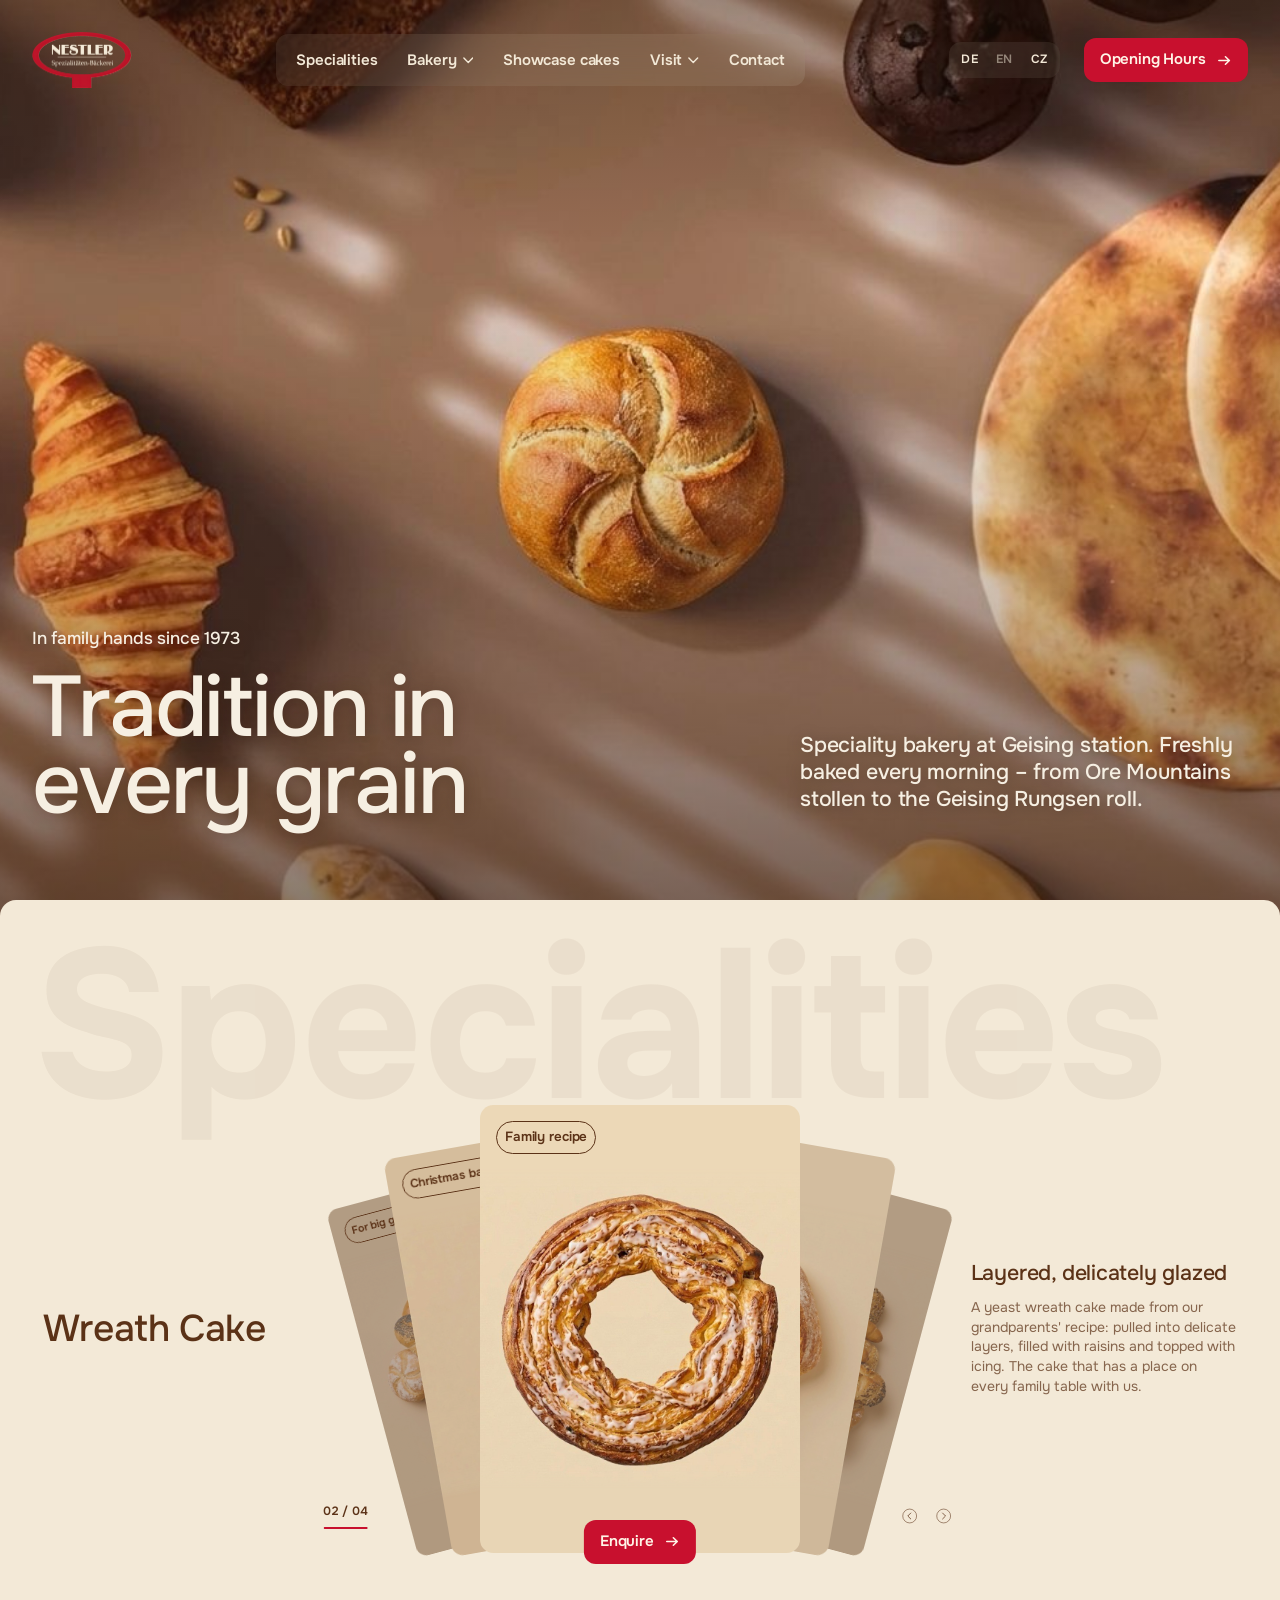
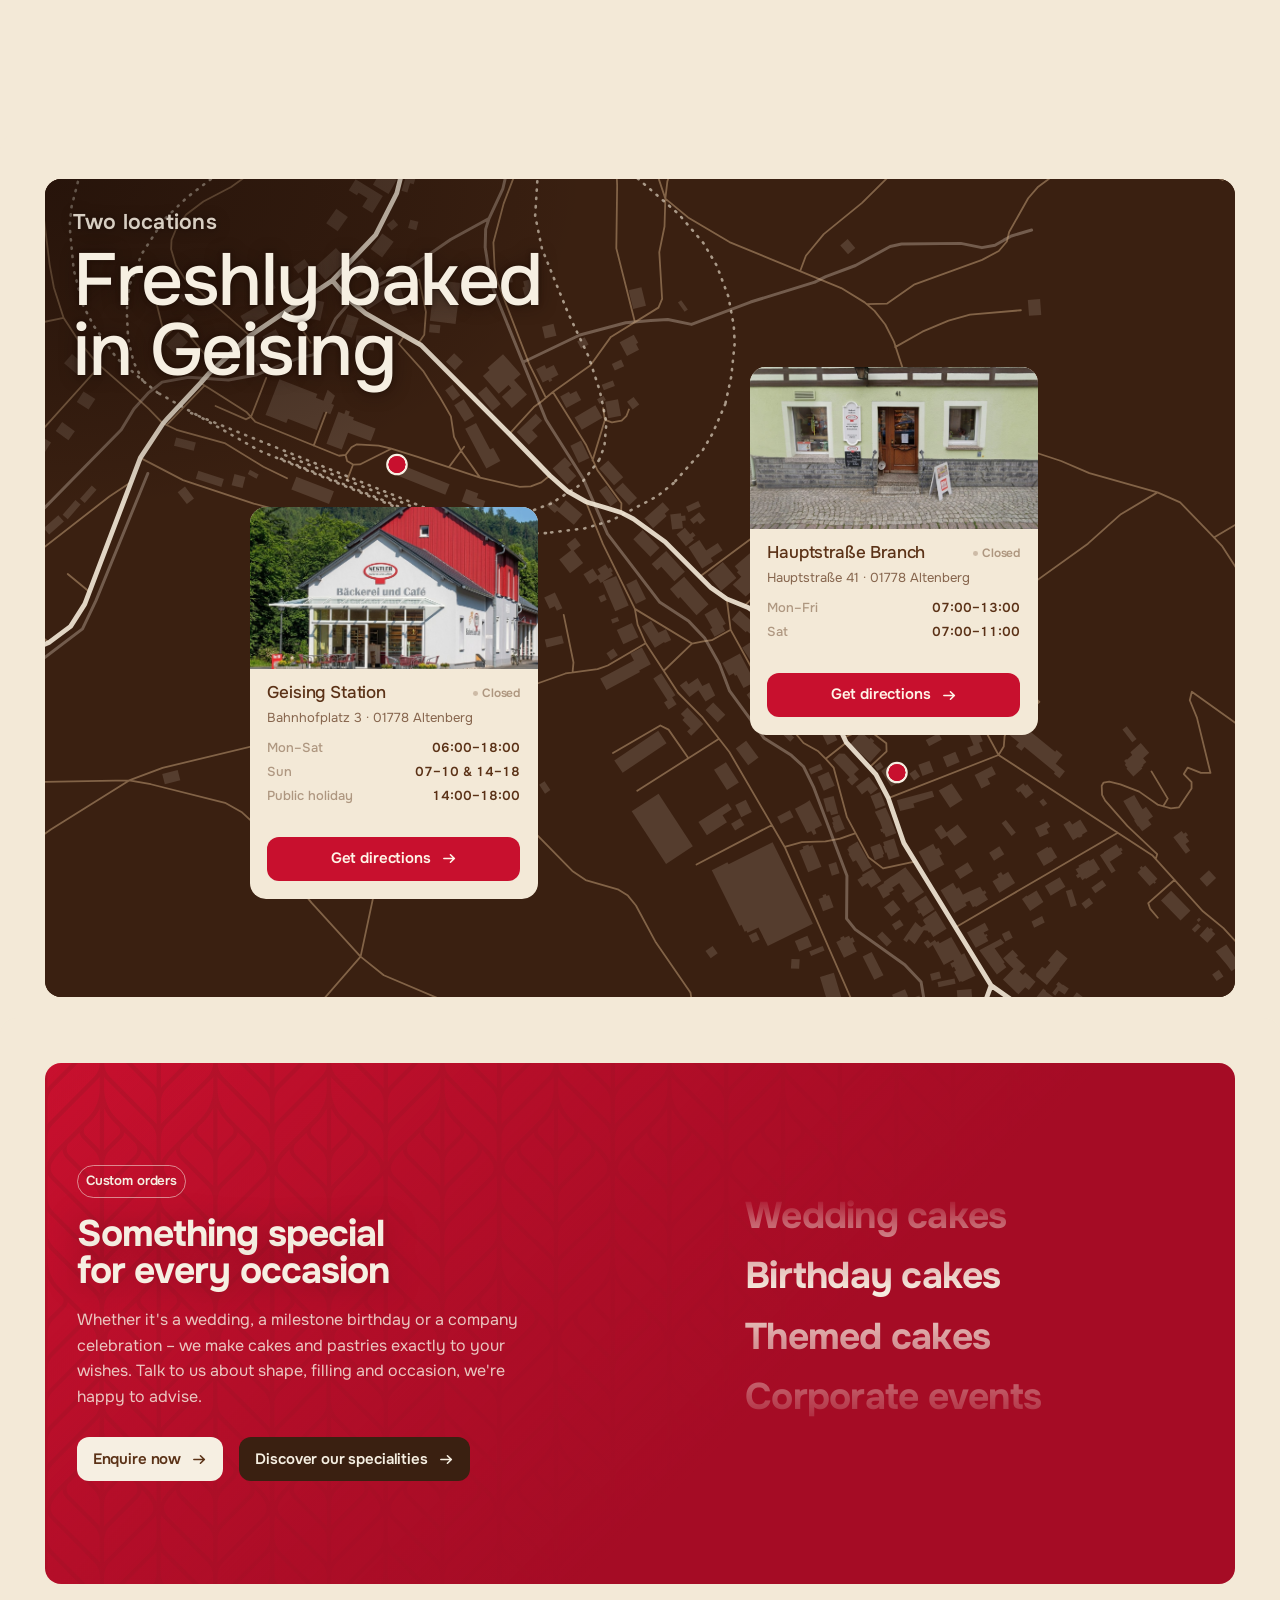
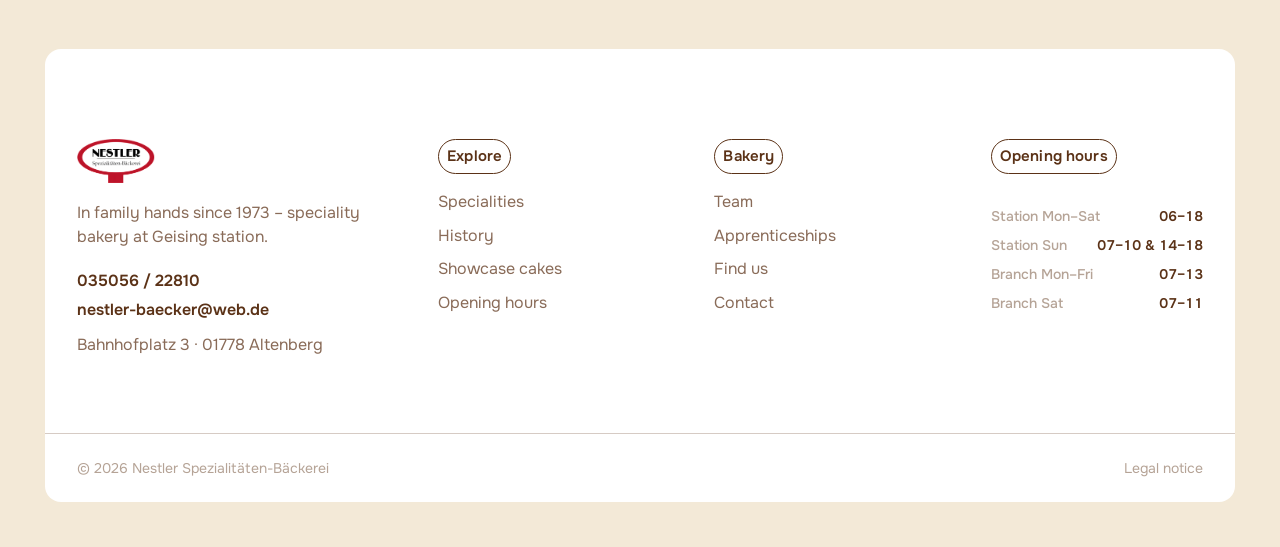
<file: en/index.html>
<!doctype html>
<html lang="en">
<head>
<meta charset="utf-8">
<meta name="viewport" content="width=device-width, initial-scale=1">

<!-- Titel bewusst unter ~55 Zeichen, damit er in Suchergebnissen nicht
     abgeschnitten wird (Google kappt ab ca. 580px / 55–60 Zeichen). -->
<title>Nestler Speciality Bakery Geising</title>
<meta name="description" content="Speciality bakery at Geising station: Ore Mountains stollen, wreath cake made to family tradition, and the Geising Rungsen roll. In family hands since 1973.">
<link rel="canonical" href="https://richard-bit-ui.github.io/nestler-baeckerei/en/">
<meta name="theme-color" content="#F3E9D7">

<!-- Nur die Startseite ist bislang übersetzt (DE/EN/CS) – siehe
     Kommentar zu diesem Block in der deutschen Fassung (../index.html). -->
<link rel="alternate" hreflang="de" href="https://richard-bit-ui.github.io/nestler-baeckerei/">
<link rel="alternate" hreflang="en" href="https://richard-bit-ui.github.io/nestler-baeckerei/en/">
<link rel="alternate" hreflang="cs" href="https://richard-bit-ui.github.io/nestler-baeckerei/cs/">
<link rel="alternate" hreflang="x-default" href="https://richard-bit-ui.github.io/nestler-baeckerei/">

<!-- Vorschaubild für Facebook, LinkedIn, WhatsApp & Co. Eigens auf das
     Standardformat 1200×630 zugeschnitten (nicht gestreckt) – ohne diese
     Tags greifen Plattformen sonst wahllos auf Logo/Favicon zurück und
     verzerren es beim Einpassen in die Vorschaukachel. -->
<meta property="og:type" content="website">
<meta property="og:site_name" content="Nestler Spezialitäten-Bäckerei">
<meta property="og:locale" content="en_US">
<meta property="og:locale:alternate" content="de_DE">
<meta property="og:locale:alternate" content="cs_CZ">
<meta property="og:url" content="https://richard-bit-ui.github.io/nestler-baeckerei/en/">
<meta property="og:title" content="Nestler Speciality Bakery Geising">
<meta property="og:description" content="Speciality bakery at Geising station: Ore Mountains stollen, wreath cake made to family tradition, and the Geising Rungsen roll. In family hands since 1973.">
<meta property="og:image" content="https://richard-bit-ui.github.io/nestler-baeckerei/assets/img/og-image.jpg">
<meta property="og:image:width" content="1200">
<meta property="og:image:height" content="630">
<meta property="og:image:alt" content="Freshly baked bread rolls, croissants and flatbread from Nestler bakery">

<meta name="twitter:card" content="summary_large_image">
<meta name="twitter:title" content="Nestler Speciality Bakery Geising">
<meta name="twitter:description" content="Speciality bakery at Geising station: Ore Mountains stollen, wreath cake made to family tradition, and the Geising Rungsen roll. In family hands since 1973.">
<meta name="twitter:image" content="https://richard-bit-ui.github.io/nestler-baeckerei/assets/img/og-image.jpg">

<!-- Schrift des Vorbilds (modernbakery.com) ist „Season Sans" – eine
     proprietäre Trial-Schrift von Webflow, nicht frei lizenzierbar.
     Direkter Seite-an-Seite-Vergleich mehrerer freier Kandidaten (an
     Season Sans selbst gerendert) ergab „Onest" (Google Fonts, SIL OFL)
     als nächste Verwandte: dieselbe runde G-Spore, dieselbe geschwungene
     R-Bein-Form, sehr ähnliche Proportionen und Strichstärke. -->
<link rel="preconnect" href="https://fonts.googleapis.com">
<link rel="preconnect" href="https://fonts.gstatic.com" crossorigin>
<link rel="stylesheet" href="https://fonts.googleapis.com/css2?family=Onest:wght@400;500;600;700;800&display=swap">
<link rel="stylesheet" href="../assets/css/styles.css?v=116">
<link rel="icon" href="../assets/img/favicon.png">
</head>
<body>
  <div class="page-loader" aria-hidden="true"><span class="page-loader__mark">Nestler</span><span class="page-loader__dots"><i></i><i></i><i></i></span></div>

<a class="skip-link" href="#inhalt">Skip to content</a>

<header class="nav" id="nav" data-theme="dark">
  <div class="nav__inner">
    <a class="nav__logo" href="index.html" aria-label="Nestler Speciality Bakery – Homepage">
      <img class="nav__logo-img nav__logo-img--light" src="../assets/img/logo-light.png" alt="" width="800" height="451">
      <img class="nav__logo-img nav__logo-img--dark" src="../assets/img/logo.png" alt="" width="800" height="451">
    </a>

    <nav class="nav__center" aria-label="Main navigation">
      <ul class="nav__list">
        <li class="nav__item"><a class="nav__link" href="#spezialitaeten">Specialities</a></li>
        <li class="nav__item nav__item--menu">
          <button class="nav__link nav__link--menu" type="button" aria-expanded="false" aria-controls="menu-baeckerei">
            Bakery
            <svg class="nav__caret" viewBox="0 0 12 8" aria-hidden="true"><path d="M1 1.5 6 6.5l5-5" fill="none" stroke="currentColor" stroke-width="1.6" stroke-linecap="round" stroke-linejoin="round"/></svg>
          </button>
          <div class="dropdown" id="menu-baeckerei" hidden>
            <a class="dropdown__link" href="../historie.html"><span>History</span><small>Three generations in pictures</small></a>
            <a class="dropdown__link" href="../team.html"><span>Team</span><small>The people behind the counter</small></a>
            <a class="dropdown__link" href="../ausbildung.html"><span>Apprenticeships</span><small>Learn the trade with us</small></a>
          </div>
        </li>
        <li class="nav__item"><a class="nav__link" href="../schautorten.html">Showcase cakes</a></li>
        <li class="nav__item nav__item--menu">
          <button class="nav__link nav__link--menu" type="button" aria-expanded="false" aria-controls="menu-besuch">
            Visit
            <svg class="nav__caret" viewBox="0 0 12 8" aria-hidden="true"><path d="M1 1.5 6 6.5l5-5" fill="none" stroke="currentColor" stroke-width="1.6" stroke-linecap="round" stroke-linejoin="round"/></svg>
          </button>
          <div class="dropdown" id="menu-besuch" hidden>
            <a class="dropdown__link" href="#oeffnungszeiten"><span>Opening hours</span><small>Station and Hauptstraße branch</small></a>
            <a class="dropdown__link" href="#oeffnungszeiten"><span>Find us</span><small>By train or by car</small></a>
          </div>
        </li>
        <li class="nav__item"><a class="nav__link" href="../kontakt.html">Contact</a></li>
      </ul>
    </nav>

    <div class="nav__lang" aria-label="Select language">
      <a class="nav__lang-link" href="../index.html" hreflang="de" lang="de">DE</a>
      <span class="nav__lang-current" aria-current="true">EN</span>
      <a class="nav__lang-link" href="../cs/index.html" hreflang="cs" lang="cs">CZ</a>
    </div>

    <a class="btn btn--accent nav__cta" href="#oeffnungszeiten">
      Opening Hours
      <svg class="btn__arrow" viewBox="0 0 16 16" aria-hidden="true"><path d="M2 8h11M9 4l4.2 4L9 12" fill="none" stroke="currentColor" stroke-width="1.7" stroke-linecap="round" stroke-linejoin="round"/></svg>
    </a>

    <button class="burger" type="button" aria-expanded="false" aria-controls="mobilmenue" aria-label="Open menu">
      <span></span><span></span>
    </button>
  </div>
</header>

<div class="mobilmenu" id="mobilmenue" data-scroll-native>
  <nav class="mobilmenu__nav" aria-label="Main navigation (mobile)">
    <ul class="mobilmenu__list">
      <li><a href="#spezialitaeten">Specialities</a></li>
      <li><a href="../schautorten.html">Showcase cakes</a></li>
      <li><a href="../kontakt.html">Contact</a></li>
    </ul>
    <p class="mobilmenu__label">Bakery</p>
    <ul class="mobilmenu__list mobilmenu__list--sub">
      <li><a href="../historie.html">History</a></li>
      <li><a href="../team.html">Team</a></li>
      <li><a href="../ausbildung.html">Apprenticeships</a></li>
    </ul>
    <p class="mobilmenu__label">Visit</p>
    <ul class="mobilmenu__list mobilmenu__list--sub">
      <li><a href="#oeffnungszeiten">Opening hours</a></li>
      <li><a href="#oeffnungszeiten">Find us</a></li>
    </ul>
    <p class="mobilmenu__label">Language</p>
    <div class="mobilmenu__lang">
      <a class="mobilmenu__lang-link" href="../index.html" hreflang="de" lang="de">Deutsch</a>
      <span class="mobilmenu__lang-current" aria-current="true">English</span>
      <a class="mobilmenu__lang-link" href="../cs/index.html" hreflang="cs" lang="cs">Čeština</a>
    </div>
  </nav>
</div>

<main id="inhalt">

  <!-- ── Hero ─────────────────────────────────────────────── -->
  <section class="hero" data-nav-theme="dark">
    <img class="hero__img" src="../assets/img/hero.jpg" alt="Bread rolls, croissants, flatbread and pastries seen from above on a warmly lit surface" fetchpriority="high" width="1500" height="704">
    <div class="hero__scrim" aria-hidden="true"></div>
    <div class="hero__inner">
      <p class="hero__eyebrow reveal">In family hands since 1973</p>
      <h1 class="hero__title reveal">Tradition in<br>every grain</h1>
      <p class="hero__lede reveal">Speciality bakery at Geising station. Freshly baked every morning – from Ore Mountains stollen to the Geising Rungsen roll.</p>
    </div>
  </section>

  <!-- ── Specialities ─────────────────────────────────────── -->
  <section class="section spez" id="spezialitaeten" data-nav-theme="light" aria-labelledby="spez-heading">
    <h2 class="visually-hidden" id="spez-heading">Our specialities</h2>
    <div class="spez__word" aria-hidden="true">Specialities</div>

    <div class="spez__stage reveal">

      <p class="spez__name" data-slot="name">Ore Mountains Stollen</p>

      <div class="spez__deckwrap">
        <ul class="deck" data-deck>
          <li class="deck__card" data-card data-offset="0" style="--card:#EFD7B3;--card-foot:#E7CDA9"
              data-name="Ore Mountains Stollen"
              data-sub="Rich, moist, generously dusted"
              data-text="Buttery stollen in the Ore Mountains tradition, with raisins, almonds and candied lemon peel. It matures for weeks before being wrapped in butter and icing sugar – a Christmas treat that keeps.">
            <img class="deck__media" src="../assets/img/stollen.jpg" alt="Ore Mountains stollen, generously dusted with icing sugar" loading="lazy" width="900" height="900">
            <span class="deck__veil" aria-hidden="true"></span>
            <span class="tag">Christmas baking</span>
          </li>
          <li class="deck__card" data-card data-offset="1" style="--card:#ECD8B7;--card-foot:#E8D5B5"
              data-name="Wreath Cake"
              data-sub="Layered, delicately glazed"
              data-text="A yeast wreath cake made from our grandparents' recipe: pulled into delicate layers, filled with raisins and topped with icing. The cake that has a place on every family table with us.">
            <img class="deck__media" src="../assets/img/kranzkuchen.jpg" alt="Golden-brown wreath cake with icing" loading="lazy" width="864" height="864">
            <span class="deck__veil" aria-hidden="true"></span>
            <span class="tag">Family recipe</span>
          </li>
          <li class="deck__card" data-card data-offset="2" style="--card:#ECD7B7;--card-foot:#E7D2B1"
              data-name="Geisinger Rungsen"
              data-sub="Crisp crust, light and airy crumb"
              data-text="Our bread roll bearing the Geising name: rustically torn, baked to a deep crust, and available only here. Best enjoyed still warm, straight from the station.">
            <img class="deck__media" src="../assets/img/rungsen.jpg" alt="Three Geisinger Rungsen rolls with a pale, floured crust" loading="lazy" width="900" height="900">
            <span class="deck__veil" aria-hidden="true"></span>
            <span class="tag">House speciality</span>
          </li>
          <li class="deck__card" data-card data-offset="3" style="--card:#E6D2B4;--card-foot:#E4CEAF"
              data-name="Assorted Party Rolls"
              data-sub="Poppy seed, sesame, grains, butter croissants"
              data-text="From poppy seed swirls to butter croissants: an assorted small-bread selection for parties, club evenings and family gatherings. Topped on request – please order a few days ahead.">
            <img class="deck__media" src="../assets/img/partybroetchen.jpg" alt="Colourful assortment of rolls with poppy seed, sesame and grains" loading="lazy" width="864" height="864">
            <span class="deck__veil" aria-hidden="true"></span>
            <span class="tag">For big gatherings</span>
          </li>
        </ul>

        <a class="btn btn--accent deck__cta" href="../kontakt.html#kontakt-form">
          Enquire
          <svg class="btn__arrow" viewBox="0 0 16 16" aria-hidden="true"><path d="M2 8h11M9 4l4.2 4L9 12" fill="none" stroke="currentColor" stroke-width="1.7" stroke-linecap="round" stroke-linejoin="round"/></svg>
        </a>
      </div>

      <div class="spez__copy" aria-live="polite">
        <h3 class="spez__sub" data-slot="sub">Rich, moist, generously dusted</h3>
        <p class="spez__text" data-slot="text">Buttery stollen in the Ore Mountains tradition, with raisins, almonds and candied lemon peel. It matures for weeks before being wrapped in butter and icing sugar – a Christmas treat that keeps.</p>
      </div>

      <div class="spez__nav">
        <div class="spez__counter-wrap">
          <p class="spez__counter"><span data-slot="index">01</span> / <span data-slot="total">04</span></p>
          <span class="spez__autobar" aria-hidden="true"><span class="spez__autobar-fill" data-autobar></span></span>
        </div>
        <div class="spez__arrows">
          <button class="arrow" type="button" data-dir="-1" aria-label="Previous speciality">
            <svg viewBox="0 0 30 30" aria-hidden="true">
              <circle cx="15" cy="15" r="13" fill="none" stroke="currentColor" stroke-width="1"/>
              <path d="M17 9.5 11.5 15l5.5 5.5" fill="none" stroke="currentColor" stroke-width="1.4" stroke-linecap="round" stroke-linejoin="round"/>
            </svg>
          </button>
          <button class="arrow" type="button" data-dir="1" aria-label="Next speciality">
            <svg viewBox="0 0 30 30" aria-hidden="true">
              <circle cx="15" cy="15" r="13" fill="none" stroke="currentColor" stroke-width="1"/>
              <path d="M13 9.5 18.5 15 13 20.5" fill="none" stroke="currentColor" stroke-width="1.4" stroke-linecap="round" stroke-linejoin="round"/>
            </svg>
          </button>
        </div>
      </div>

    </div>
  </section>

  <!-- ── Opening hours ────────────────────────────────────────────────── -->
  <section class="section oeff-wrap" id="oeffnungszeiten" data-nav-theme="dark" aria-labelledby="oeff-heading">
    <div class="oeff__card">
      <h2 class="visually-hidden" id="oeff-heading">Opening hours</h2>

      <div class="mobile-location-overview" aria-label="Opening hours and locations">
        <div class="mobile-location-overview__intro">
          <p class="mobile-location-overview__eyebrow">Today at Nestler</p>
          <p class="mobile-location-overview__title">Fresh from Geising</p>
        </div>
        <article class="mobile-location-card" data-hours='{"0":[[420,600],[840,1080]],"1":[[360,1080]],"2":[[360,1080]],"3":[[360,1080]],"4":[[360,1080]],"5":[[360,1080]],"6":[[360,1080]]}'>
          <img class="mobile-location-card__photo" src="../assets/img/bahnhof-aussenansicht.jpg" alt="Exterior of Nestler Speciality Bakery at Geising station" loading="lazy">
          <div class="mobile-location-card__body"><div class="mobile-location-card__title-row"><h3>Geising Station</h3><p class="oeff__status" data-status><span class="oeff__status-dot" aria-hidden="true"></span><span data-status-text>&nbsp;</span></p></div><p class="mobile-location-card__today" data-status-today>Today 06:00–18:00</p><p class="mobile-location-card__address">Bahnhofplatz 3 · 01778 Altenberg</p><div class="mobile-location-card__actions"><a class="btn btn--accent" href="https://www.google.com/maps/dir/?api=1&destination=Bahnhofplatz+3%2C+01778+Altenberg" target="_blank" rel="noopener">Directions</a><a class="btn mobile-location-card__call" href="tel:+493505622810">Call</a></div></div>
        </article>
        <article class="mobile-location-card" data-hours='{"0":[],"1":[[420,780]],"2":[[420,780]],"3":[[420,780]],"4":[[420,780]],"5":[[420,780]],"6":[[420,660]]}'>
          <img class="mobile-location-card__photo" src="../assets/img/filiale-aussenansicht.jpg" alt="Entrance to the Hauptstraße branch in Geising" loading="lazy">
          <div class="mobile-location-card__body"><div class="mobile-location-card__title-row"><h3>Hauptstraße Branch</h3><p class="oeff__status" data-status><span class="oeff__status-dot" aria-hidden="true"></span><span data-status-text>&nbsp;</span></p></div><p class="mobile-location-card__today" data-status-today>Today 07:00–13:00</p><p class="mobile-location-card__address">Hauptstraße 41 · 01778 Altenberg</p><div class="mobile-location-card__actions"><a class="btn btn--accent" href="https://www.google.com/maps/dir/?api=1&destination=Hauptstra%C3%9Fe+41%2C+01778+Altenberg+Geising" target="_blank" rel="noopener">Directions</a><a class="btn mobile-location-card__call" href="tel:+493505622810">Call</a></div></div>
        </article>
      </div>

      <div class="geismap">
        <div class="geismap__frame">
          <img class="geismap__art" src="../assets/img/geising-map.svg" alt="" loading="lazy" width="1000" height="885">
        </div>

        <div class="geismap__caption">
          <p class="geismap__eyebrow">Two locations</p>
          <p class="geismap__headline">Freshly baked<br>in Geising</p>
        </div>

        <div class="geismap__marker" data-location="bahnhof" style="--x:29.3%;--y:35.2%">
          <button class="geismap__pin" type="button" aria-expanded="false" aria-controls="pin-bahnhof">
            <span class="geismap__dot" aria-hidden="true"></span>
            <span class="visually-hidden">Geising Station – show opening hours</span>
          </button>
          <div class="geismap__popup" id="pin-bahnhof" data-hours='{"0":[[420,600],[840,1080]],"1":[[360,1080]],"2":[[360,1080]],"3":[[360,1080]],"4":[[360,1080]],"5":[[360,1080]],"6":[[360,1080]]}'>
            <img class="geismap__photo" src="../assets/img/bahnhof-aussenansicht.jpg" alt="Exterior view of the Nestler bakery at Geising station, white building with a red gable" loading="lazy">
            <div class="geismap__body">
              <div class="geismap__title-row">
                <h3 class="geismap__name">Geising Station</h3>
                <p class="pill oeff__status" data-status><span class="oeff__status-dot" aria-hidden="true"></span><span data-status-text>&nbsp;</span></p>
              </div>
              <p class="geismap__addr">Bahnhofplatz 3 · 01778 Altenberg</p>
              <dl class="geismap__hours">
                <div><dt>Mon–Sat</dt><dd>06:00–18:00</dd></div>
                <div><dt>Sun</dt><dd>07–10 &amp; 14–18</dd></div>
                <div><dt>Public holiday</dt><dd>14:00–18:00</dd></div>
              </dl>
              <a class="btn btn--accent geismap__cta" href="https://www.google.com/maps/dir/?api=1&destination=Bahnhofplatz+3%2C+01778+Altenberg" target="_blank" rel="noopener">
                Get directions
                <svg class="btn__arrow" viewBox="0 0 16 16" aria-hidden="true"><path d="M2 8h11M9 4l4.2 4L9 12" fill="none" stroke="currentColor" stroke-width="1.7" stroke-linecap="round" stroke-linejoin="round"/></svg>
              </a>
            </div>
          </div>
        </div>

        <div class="geismap__marker geismap__marker--up" data-location="filiale" style="--x:71.3%;--y:72.8%">
          <button class="geismap__pin" type="button" aria-expanded="false" aria-controls="pin-filiale">
            <span class="geismap__dot" aria-hidden="true"></span>
            <span class="visually-hidden">Hauptstraße branch – show opening hours</span>
          </button>
          <div class="geismap__popup" id="pin-filiale" data-hours='{"0":[],"1":[[420,780]],"2":[[420,780]],"3":[[420,780]],"4":[[420,780]],"5":[[420,780]],"6":[[420,660]]}'>
            <img class="geismap__photo" src="../assets/img/filiale-aussenansicht.jpg" alt="Entrance of the Hauptstraße 41 branch in Geising, half-timbered house with the Nestler sign" loading="lazy">
            <div class="geismap__body">
              <div class="geismap__title-row">
                <h3 class="geismap__name">Hauptstraße Branch</h3>
                <p class="pill oeff__status" data-status><span class="oeff__status-dot" aria-hidden="true"></span><span data-status-text>&nbsp;</span></p>
              </div>
              <p class="geismap__addr">Hauptstraße 41 · 01778 Altenberg</p>
              <dl class="geismap__hours">
                <div><dt>Mon–Fri</dt><dd>07:00–13:00</dd></div>
                <div><dt>Sat</dt><dd>07:00–11:00</dd></div>
              </dl>
              <a class="btn btn--accent geismap__cta" href="https://www.google.com/maps/dir/?api=1&destination=Hauptstra%C3%9Fe+41%2C+01778+Altenberg+Geising" target="_blank" rel="noopener">
                Get directions
                <svg class="btn__arrow" viewBox="0 0 16 16" aria-hidden="true"><path d="M2 8h11M9 4l4.2 4L9 12" fill="none" stroke="currentColor" stroke-width="1.7" stroke-linecap="round" stroke-linejoin="round"/></svg>
              </a>
            </div>
          </div>
        </div>
      </div>
    </div>
  </section>

  <!-- ── Custom orders ────────────────────────────────────────────────── -->
  <section class="section sonderwuensche" id="sonderwuensche" data-nav-theme="dark" aria-labelledby="sw-heading">
    <div class="sw__card">
      <div class="sw__inner">
        <div class="sw__intro reveal">
          <span class="pill pill--light">Custom orders</span>
          <h2 class="sw__title" id="sw-heading">Something special<br>for every occasion</h2>
          <p class="sw__lede">Whether it's a wedding, a milestone birthday or a company celebration – we make cakes and pastries exactly to your wishes. Talk to us about shape, filling and occasion, we're happy to advise.</p>
          <div class="sw__actions">
            <a class="btn btn--light" href="../kontakt.html#kontakt-form">
              Enquire now
              <svg class="btn__arrow" viewBox="0 0 16 16" aria-hidden="true"><path d="M2 8h11M9 4l4.2 4L9 12" fill="none" stroke="currentColor" stroke-width="1.7" stroke-linecap="round" stroke-linejoin="round"/></svg>
            </a>
            <a class="btn btn--dark" href="#spezialitaeten">
              Discover our specialities
              <svg class="btn__arrow" viewBox="0 0 16 16" aria-hidden="true"><path d="M2 8h11M9 4l4.2 4L9 12" fill="none" stroke="currentColor" stroke-width="1.7" stroke-linecap="round" stroke-linejoin="round"/></svg>
            </a>
          </div>
        </div>

        <div class="sw__words" aria-hidden="true">
          <ul class="sw__words-list">
            <li>Wedding cakes</li>
            <li>Birthday cakes</li>
            <li>Themed cakes</li>
            <li>Corporate events</li>
            <li>Confirmation</li>
            <li>Funeral receptions</li>
            <li>Christmas baking</li>
            <li class="sw__dup">Wedding cakes</li>
            <li class="sw__dup">Birthday cakes</li>
            <li class="sw__dup">Themed cakes</li>
            <li class="sw__dup">Corporate events</li>
            <li class="sw__dup">Confirmation</li>
            <li class="sw__dup">Funeral receptions</li>
            <li class="sw__dup">Christmas baking</li>
          </ul>
        </div>
      </div>
    </div>
  </section>

</main>

<footer class="footer">
 <div class="footer__card">
  <div class="footer__inner">

    <div class="footer__brand">
      <img class="footer__logo" src="../assets/img/logo.png" alt="Nestler Spezialitäten-Bäckerei" width="800" height="451">
      <p class="footer__tagline">In family hands since 1973 – speciality bakery at Geising station.</p>
      <div class="footer__contact">
        <a href="tel:+493505622810">035056 / 22810</a>
        <a href="mailto:nestler-baecker@web.de">nestler-baecker@web.de</a>
        <p>Bahnhofplatz 3 · 01778 Altenberg</p>
      </div>
    </div>

    <nav class="footer__col" aria-label="Explore">
      <p class="footer__col-title pill">Explore</p>
      <ul>
        <li><a href="#spezialitaeten">Specialities</a></li>
        <li><a href="../historie.html">History</a></li>
        <li><a href="../schautorten.html">Showcase cakes</a></li>
        <li><a href="#oeffnungszeiten">Opening hours</a></li>
      </ul>
    </nav>

    <nav class="footer__col" aria-label="Bakery">
      <p class="footer__col-title pill">Bakery</p>
      <ul>
        <li><a href="../team.html">Team</a></li>
        <li><a href="../ausbildung.html">Apprenticeships</a></li>
        <li><a href="#oeffnungszeiten">Find us</a></li>
        <li><a href="../kontakt.html">Contact</a></li>
      </ul>
    </nav>

    <div class="footer__col">
      <p class="footer__col-title pill">Opening hours</p>
      <dl class="footer__hours">
        <div><dt>Station Mon–Sat</dt><dd>06–18</dd></div>
        <div><dt>Station Sun</dt><dd>07–10 &amp; 14–18</dd></div>
        <div><dt>Branch Mon–Fri</dt><dd>07–13</dd></div>
        <div><dt>Branch Sat</dt><dd>07–11</dd></div>
      </dl>
    </div>

  </div>

  <div class="footer__bottom">
    <p>© <span data-year>2026</span> Nestler Spezialitäten-Bäckerei</p>
    <a href="../impressum.html">Legal notice</a>
  </div>
 </div>
</footer>

<script src="../assets/js/main.js?v=116" defer></script>
</body>
</html>
</file>
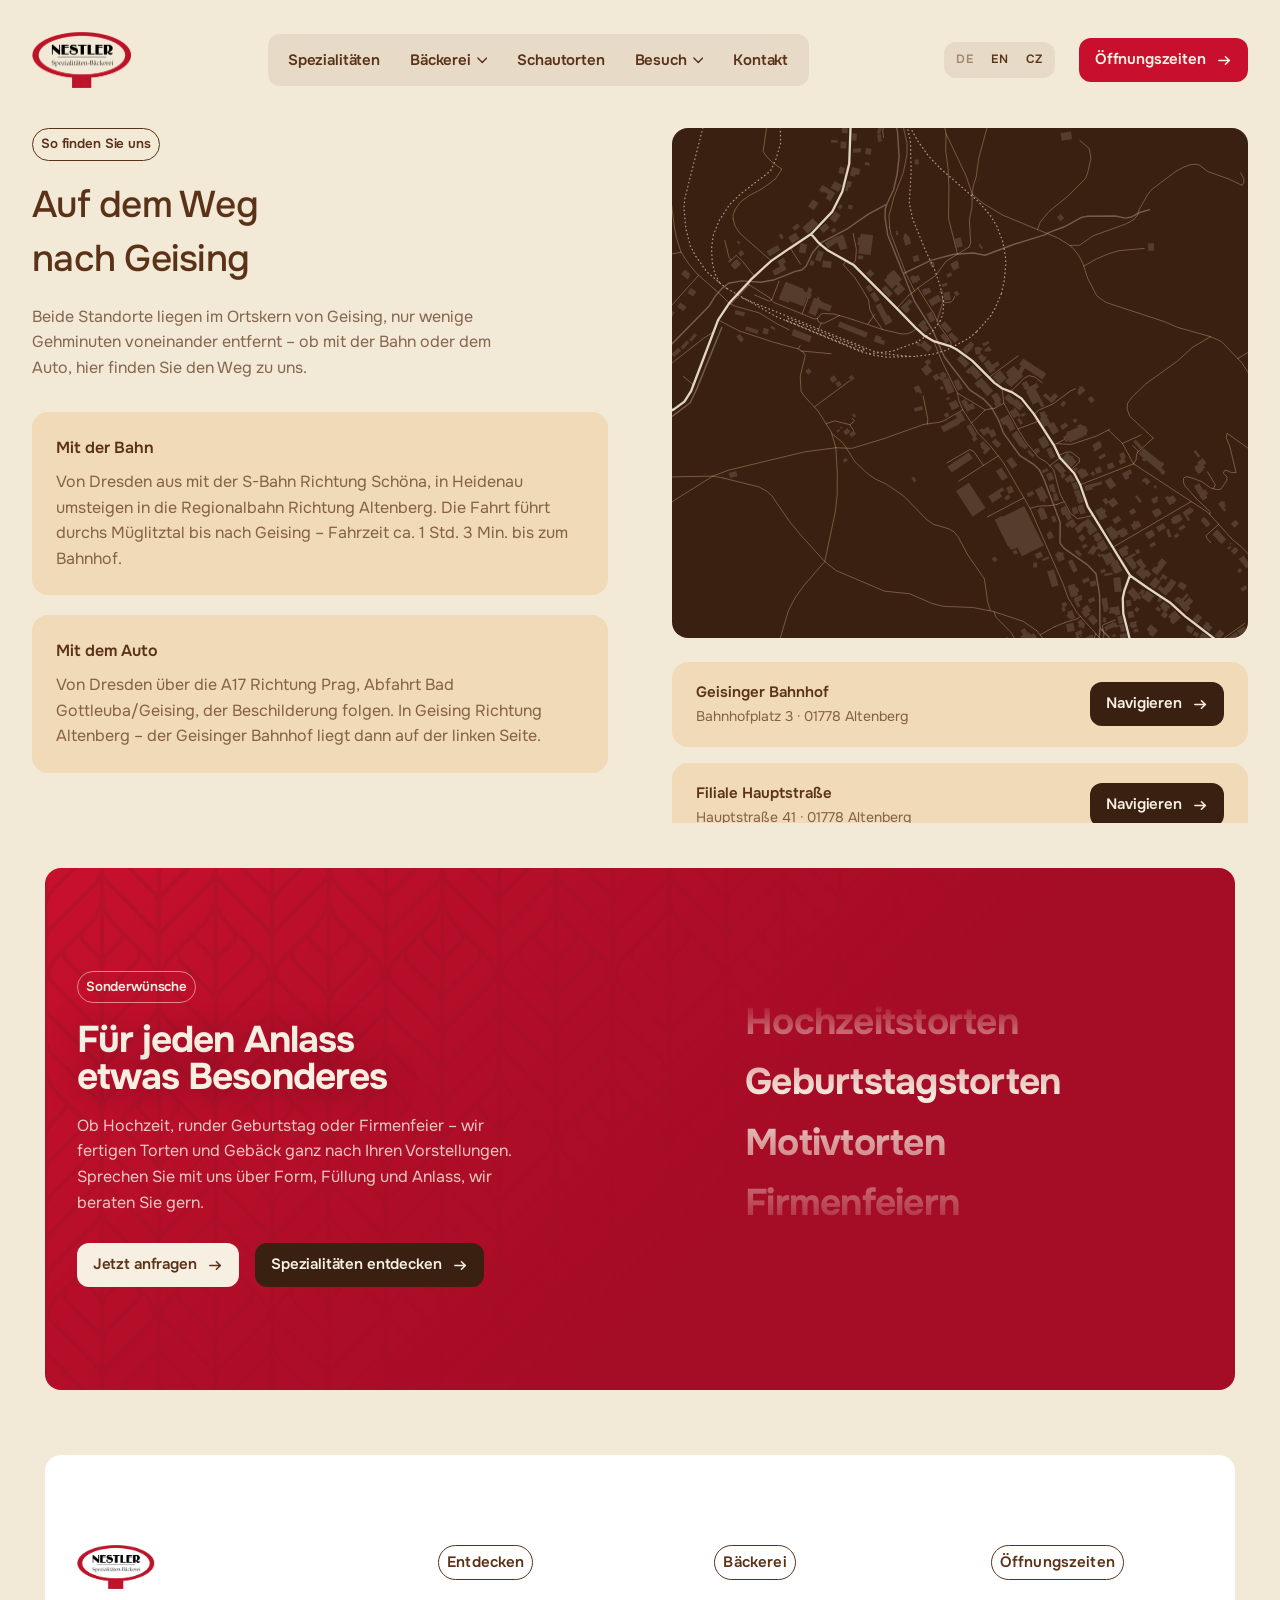
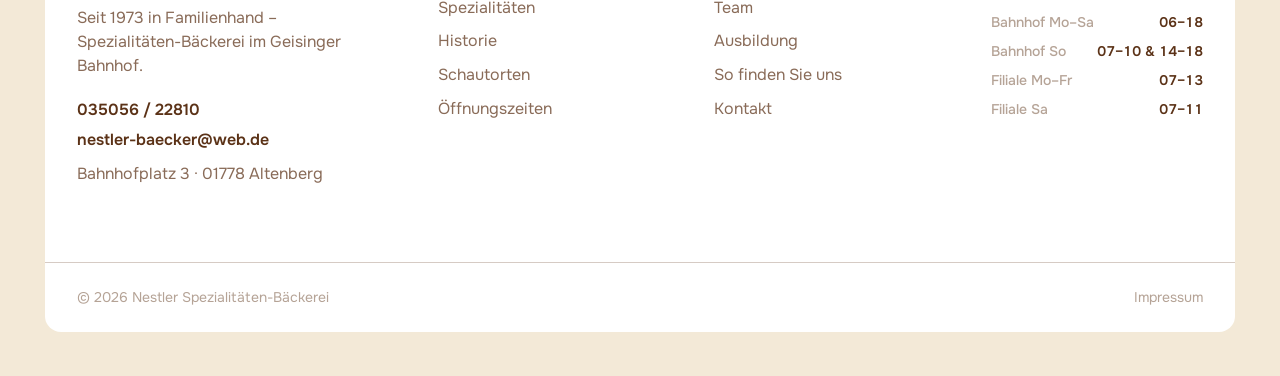
<file: anfahrt.html>
<!doctype html>
<html lang="de">
<head>
<meta charset="utf-8">
<meta name="viewport" content="width=device-width, initial-scale=1">

<title>So finden Sie uns – Nestler Spezialitäten-Bäckerei Geising</title>
<meta name="description" content="Anfahrt zur Nestler Spezialitäten-Bäckerei in Geising: mit der Bahn über Heidenau/Müglitztal oder mit dem Auto über die A17.">
<link rel="canonical" href="https://richard-bit-ui.github.io/nestler-baeckerei/anfahrt.html">
<meta name="theme-color" content="#F3E9D7">

<meta property="og:type" content="website">
<meta property="og:site_name" content="Nestler Spezialitäten-Bäckerei">
<meta property="og:locale" content="de_DE">
<meta property="og:url" content="https://richard-bit-ui.github.io/nestler-baeckerei/anfahrt.html">
<meta property="og:title" content="So finden Sie uns – Nestler Spezialitäten-Bäckerei Geising">
<meta property="og:description" content="Anfahrt zur Nestler Spezialitäten-Bäckerei in Geising: mit der Bahn über Heidenau/Müglitztal oder mit dem Auto über die A17.">
<meta property="og:image" content="https://richard-bit-ui.github.io/nestler-baeckerei/assets/img/og-image.jpg">
<meta property="og:image:width" content="1200">
<meta property="og:image:height" content="630">

<meta name="twitter:card" content="summary_large_image">
<meta name="twitter:image" content="https://richard-bit-ui.github.io/nestler-baeckerei/assets/img/og-image.jpg">

<link rel="preconnect" href="https://fonts.googleapis.com">
<link rel="preconnect" href="https://fonts.gstatic.com" crossorigin>
<link rel="stylesheet" href="https://fonts.googleapis.com/css2?family=Onest:wght@400;500;600;700;800&display=swap">
<link rel="stylesheet" href="assets/css/styles.css?v=116">
<link rel="icon" href="assets/img/favicon.png">
</head>
<body class="subpage">

<!-- baustein:kopf -->
<a class="skip-link" href="#inhalt">Zum Inhalt springen</a>

<header class="nav" id="nav" data-theme="light">
  <div class="nav__inner">
    <a class="nav__logo" href="index.html" aria-label="Nestler Spezialitäten-Bäckerei – Startseite">
      <img class="nav__logo-img nav__logo-img--light" src="assets/img/logo-light.png" alt="" width="800" height="451">
      <img class="nav__logo-img nav__logo-img--dark" src="assets/img/logo.png" alt="" width="800" height="451">
    </a>

    <nav class="nav__center" aria-label="Hauptnavigation">
      <ul class="nav__list">
        <li class="nav__item"><a class="nav__link" href="index.html#spezialitaeten">Spezialitäten</a></li>
        <li class="nav__item nav__item--menu">
          <button class="nav__link nav__link--menu" type="button" aria-expanded="false" aria-controls="menu-baeckerei">
            Bäckerei
            <svg class="nav__caret" viewBox="0 0 12 8" aria-hidden="true"><path d="M1 1.5 6 6.5l5-5" fill="none" stroke="currentColor" stroke-width="1.6" stroke-linecap="round" stroke-linejoin="round"/></svg>
          </button>
          <div class="dropdown" id="menu-baeckerei" hidden>
            <a class="dropdown__link" href="historie.html"><span>Historie</span><small>Drei Generationen in Bildern</small></a>
            <a class="dropdown__link" href="team.html"><span>Team</span><small>Die Menschen hinter der Theke</small></a>
            <a class="dropdown__link" href="ausbildung.html"><span>Ausbildung</span><small>Lerne das Handwerk bei uns</small></a>
          </div>
        </li>
        <li class="nav__item"><a class="nav__link" href="schautorten.html">Schautorten</a></li>
        <li class="nav__item nav__item--menu">
          <button class="nav__link nav__link--menu" type="button" aria-expanded="false" aria-controls="menu-besuch">
            Besuch
            <svg class="nav__caret" viewBox="0 0 12 8" aria-hidden="true"><path d="M1 1.5 6 6.5l5-5" fill="none" stroke="currentColor" stroke-width="1.6" stroke-linecap="round" stroke-linejoin="round"/></svg>
          </button>
          <div class="dropdown" id="menu-besuch" hidden>
            <a class="dropdown__link" href="index.html#oeffnungszeiten"><span>Öffnungszeiten</span><small>Bahnhof und Filiale Hauptstraße</small></a>
            <a class="dropdown__link" href="index.html#oeffnungszeiten"><span>So finden Sie uns</span><small>Mit der Bahn oder dem Auto</small></a>
          </div>
        </li>
        <li class="nav__item"><a class="nav__link" href="kontakt.html">Kontakt</a></li>
      </ul>
    </nav>

    <div class="nav__lang" aria-label="Sprache wählen">
      <span class="nav__lang-current" aria-current="true">DE</span>
      <a class="nav__lang-link" href="en/index.html" hreflang="en" lang="en">EN</a>
      <a class="nav__lang-link" href="cs/index.html" hreflang="cs" lang="cs">CZ</a>
    </div>

    <a class="btn btn--accent nav__cta" href="index.html#oeffnungszeiten">
      Öffnungszeiten
      <svg class="btn__arrow" viewBox="0 0 16 16" aria-hidden="true"><path d="M2 8h11M9 4l4.2 4L9 12" fill="none" stroke="currentColor" stroke-width="1.7" stroke-linecap="round" stroke-linejoin="round"/></svg>
    </a>

    <button class="burger" type="button" aria-expanded="false" aria-controls="mobilmenue" aria-label="Menü öffnen">
      <span></span><span></span>
    </button>
  </div>
</header>

<div class="mobilmenu" id="mobilmenue" data-scroll-native>
  <nav class="mobilmenu__nav" aria-label="Hauptnavigation (mobil)">
    <ul class="mobilmenu__list">
      <li><a href="index.html#spezialitaeten">Spezialitäten</a></li>
      <li><a href="schautorten.html">Schautorten</a></li>
      <li><a href="kontakt.html">Kontakt</a></li>
    </ul>
    <p class="mobilmenu__label">Bäckerei</p>
    <ul class="mobilmenu__list mobilmenu__list--sub">
      <li><a href="historie.html">Historie</a></li>
      <li><a href="team.html">Team</a></li>
      <li><a href="ausbildung.html">Ausbildung</a></li>
    </ul>
    <p class="mobilmenu__label">Besuch</p>
    <ul class="mobilmenu__list mobilmenu__list--sub">
      <li><a href="index.html#oeffnungszeiten">Öffnungszeiten</a></li>
      <li><a href="index.html#oeffnungszeiten">So finden Sie uns</a></li>
    </ul>
    <p class="mobilmenu__label">Sprache</p>
    <div class="mobilmenu__lang">
      <span class="mobilmenu__lang-current" aria-current="true">Deutsch</span>
      <a class="mobilmenu__lang-link" href="en/index.html" hreflang="en" lang="en">English</a>
      <a class="mobilmenu__lang-link" href="cs/index.html" hreflang="cs" lang="cs">Čeština</a>
    </div>
  </nav>
</div>
<!-- /baustein:kopf -->

<main id="inhalt">

  <!-- ── Anfahrt ────────────────────────────────────────────────────────────────────────
       Wegbeschreibung von der Altsite (standort.htm) uebernommen (Bahn
       ueber Heidenau/Mueglitztal, Auto ueber die A17). Rechts dieselbe
       stilisierte Geising-Karte wie bei Oeffnungszeiten (assets/img/
       geising-map.svg), hier als einfaches Bild statt interaktiver Pins,
       plus beide Adressen mit denselben Google-Maps-Directions-Links wie
       in den Popups auf der Startseite. Zweispaltig wie .kontakt__inner. -->
  <section class="section anfahrt" id="anfahrt" data-nav-theme="light" aria-labelledby="anfahrt-heading">
    <div class="anfahrt__inner">
      <div>
        <p class="pill">So finden Sie uns</p>
        <h1 class="anfahrt__heading" id="anfahrt-heading">Auf dem Weg<br>nach Geising</h1>
        <p class="anfahrt__lede">Beide Standorte liegen im Ortskern von Geising, nur wenige Gehminuten voneinander entfernt – ob mit der Bahn oder dem Auto, hier finden Sie den Weg zu uns.</p>

        <div class="anfahrt__routes">
          <div class="anfahrt__route">
            <h3>Mit der Bahn</h3>
            <p>Von Dresden aus mit der S-Bahn Richtung Schöna, in Heidenau umsteigen in die Regionalbahn Richtung Altenberg. Die Fahrt führt durchs Müglitztal bis nach Geising – Fahrzeit ca. 1 Std. 3 Min. bis zum Bahnhof.</p>
          </div>
          <div class="anfahrt__route">
            <h3>Mit dem Auto</h3>
            <p>Von Dresden über die A17 Richtung Prag, Abfahrt Bad Gottleuba/Geising, der Beschilderung folgen. In Geising Richtung Altenberg – der Geisinger Bahnhof liegt dann auf der linken Seite.</p>
          </div>
        </div>
      </div>

      <div>
        <div class="anfahrt__map">
          <img src="assets/img/geising-map.svg" alt="Stilisierte Karte von Geising mit den beiden Nestler-Standorten" loading="lazy" width="1000" height="885">
        </div>
        <div class="anfahrt__addr">
          <div class="anfahrt__addr-item">
            <div>
              <h3>Geisinger Bahnhof</h3>
              <p>Bahnhofplatz 3 · 01778 Altenberg</p>
            </div>
            <a class="btn btn--dark" href="https://www.google.com/maps/dir/?api=1&destination=Bahnhofplatz+3%2C+01778+Altenberg" target="_blank" rel="noopener">
              Navigieren
              <svg class="btn__arrow" viewBox="0 0 16 16" aria-hidden="true"><path d="M2 8h11M9 4l4.2 4L9 12" fill="none" stroke="currentColor" stroke-width="1.7" stroke-linecap="round" stroke-linejoin="round"/></svg>
            </a>
          </div>
          <div class="anfahrt__addr-item">
            <div>
              <h3>Filiale Hauptstraße</h3>
              <p>Hauptstraße 41 · 01778 Altenberg</p>
            </div>
            <a class="btn btn--dark" href="https://www.google.com/maps/dir/?api=1&destination=Hauptstra%C3%9Fe+41%2C+01778+Altenberg+Geising" target="_blank" rel="noopener">
              Navigieren
              <svg class="btn__arrow" viewBox="0 0 16 16" aria-hidden="true"><path d="M2 8h11M9 4l4.2 4L9 12" fill="none" stroke="currentColor" stroke-width="1.7" stroke-linecap="round" stroke-linejoin="round"/></svg>
            </a>
          </div>
        </div>
      </div>
    </div>
  </section>


  <!-- baustein:sonderwuensche -->
  <!-- ── Sonderwünsche ────────────────────────────────────────────────
       Vorbild: die modernbakery.com-Startseite ("Custom bakery solutions
       for all") – satte Akzentfläche mit Wasserzeichen-Muster, Pill +
       Headline + Absatz + zwei Buttons links, rechts eine rotierende
       Wortliste (main.js tauscht alle ~2s die Wörter, das mittlere ist
       immer fett hervorgehoben). Bewusst als letzter Programmpunkt direkt
       vor dem Footer statt ganz oben wie im Vorbild – hier als
       Abschluss-CTA, nachdem alle Inhalte schon gezeigt wurden.

       Eingebettet wie die Öffnungszeiten-Karte (.oeff-wrap/.oeff__card):
       die äußere .section bleibt creme und Teil des Kachelstapels, das
       Rot liegt als eigene, auf allen vier Seiten gerundete Karte
       (.sw__card) mit sichtbarem Cremerand darin – sonst wirkte die
       Vollfläche zwischen den cremefarbenen Sektionen wie ein fremder,
       eingeworfener Farbklotz statt Teil des Seitenflusses. -->
  <section class="section sonderwuensche" id="sonderwuensche" data-nav-theme="dark" aria-labelledby="sw-heading">
    <div class="sw__card">
      <div class="sw__inner">
        <div class="sw__intro reveal">
          <span class="pill pill--light">Sonderwünsche</span>
          <h2 class="sw__title" id="sw-heading">Für jeden Anlass<br>etwas Besonderes</h2>
          <p class="sw__lede">Ob Hochzeit, runder Geburtstag oder Firmenfeier – wir fertigen Torten und Gebäck ganz nach Ihren Vorstellungen. Sprechen Sie mit uns über Form, Füllung und Anlass, wir beraten Sie gern.</p>
          <div class="sw__actions">
            <a class="btn btn--light" href="kontakt.html#kontakt-form">
              Jetzt anfragen
              <svg class="btn__arrow" viewBox="0 0 16 16" aria-hidden="true"><path d="M2 8h11M9 4l4.2 4L9 12" fill="none" stroke="currentColor" stroke-width="1.7" stroke-linecap="round" stroke-linejoin="round"/></svg>
            </a>
            <a class="btn btn--dark" href="index.html#spezialitaeten">
              Spezialitäten entdecken
              <svg class="btn__arrow" viewBox="0 0 16 16" aria-hidden="true"><path d="M2 8h11M9 4l4.2 4L9 12" fill="none" stroke="currentColor" stroke-width="1.7" stroke-linecap="round" stroke-linejoin="round"/></svg>
            </a>
          </div>
        </div>

        <!-- Wortliste in einem festen Fenster (.sw__words). Das Band laeuft
             rein per CSS-Animation (@keyframes sw-roll, siehe styles.css)
             gleichmaessig nach oben - kein JavaScript, kein Scroll-Bezug,
             startet von selbst und haelt nie an.
             Alle Begriffe sind gestochen scharf; die Betonung entsteht allein
             ueber die Maske auf .sw__words, die nach oben hin ausblendet: unten
             steht der Begriff voll deckend (im Fokus), darueber werden sie
             stufenlos blasser - genau wie beim Vorbild.
             Die sieben Begriffe stehen zweimal hintereinander: bei
             translateY(-50 Prozent) liegt die zweite Haelfte (.sw__dup)
             pixelgenau am Startpunkt der ersten, dadurch laeuft die Schleife
             nahtlos. Im statischen Fallback (mobil / reduzierte Bewegung)
             wird die zweite Haelfte ausgeblendet. -->
        <div class="sw__words" aria-hidden="true">
          <ul class="sw__words-list">
            <li>Hochzeitstorten</li>
            <li>Geburtstagstorten</li>
            <li>Motivtorten</li>
            <li>Firmenfeiern</li>
            <li>Konfirmation</li>
            <li>Trauerfeiern</li>
            <li>Weihnachtsgebäck</li>
            <li class="sw__dup">Hochzeitstorten</li>
            <li class="sw__dup">Geburtstagstorten</li>
            <li class="sw__dup">Motivtorten</li>
            <li class="sw__dup">Firmenfeiern</li>
            <li class="sw__dup">Konfirmation</li>
            <li class="sw__dup">Trauerfeiern</li>
            <li class="sw__dup">Weihnachtsgebäck</li>
          </ul>
        </div>
      </div>
    </div>
  </section>
  <!-- /baustein:sonderwuensche -->


</main>

<!-- baustein:footer -->
<footer class="footer">
 <div class="footer__card">
  <div class="footer__inner">

    <div class="footer__brand">
      <img class="footer__logo" src="assets/img/logo.png" alt="Nestler Spezialitäten-Bäckerei" width="800" height="451">
      <p class="footer__tagline">Seit 1973 in Familienhand – Spezialitäten-Bäckerei im Geisinger Bahnhof.</p>
      <div class="footer__contact">
        <a href="tel:+493505622810">035056 / 22810</a>
        <a href="mailto:nestler-baecker@web.de">nestler-baecker@web.de</a>
        <p>Bahnhofplatz 3 · 01778 Altenberg</p>
      </div>
    </div>

    <nav class="footer__col" aria-label="Entdecken">
      <p class="footer__col-title pill">Entdecken</p>
      <ul>
        <li><a href="index.html#spezialitaeten">Spezialitäten</a></li>
        <li><a href="historie.html">Historie</a></li>
        <li><a href="schautorten.html">Schautorten</a></li>
        <li><a href="index.html#oeffnungszeiten">Öffnungszeiten</a></li>
      </ul>
    </nav>

    <nav class="footer__col" aria-label="Bäckerei">
      <p class="footer__col-title pill">Bäckerei</p>
      <ul>
        <li><a href="team.html">Team</a></li>
        <li><a href="ausbildung.html">Ausbildung</a></li>
        <li><a href="index.html#oeffnungszeiten">So finden Sie uns</a></li>
        <li><a href="kontakt.html">Kontakt</a></li>
      </ul>
    </nav>

    <div class="footer__col">
      <p class="footer__col-title pill">Öffnungszeiten</p>
      <dl class="footer__hours">
        <div><dt>Bahnhof Mo–Sa</dt><dd>06–18</dd></div>
        <div><dt>Bahnhof So</dt><dd>07–10 &amp; 14–18</dd></div>
        <div><dt>Filiale Mo–Fr</dt><dd>07–13</dd></div>
        <div><dt>Filiale Sa</dt><dd>07–11</dd></div>
      </dl>
    </div>

  </div>

  <div class="footer__bottom">
    <p>© <span data-year>2026</span> Nestler Spezialitäten-Bäckerei</p>
    <a href="impressum.html">Impressum</a>
  </div>
 </div>
</footer>
<!-- /baustein:footer -->



<script src="assets/js/main.js?v=116" defer></script>
</body>
</html>
</file>
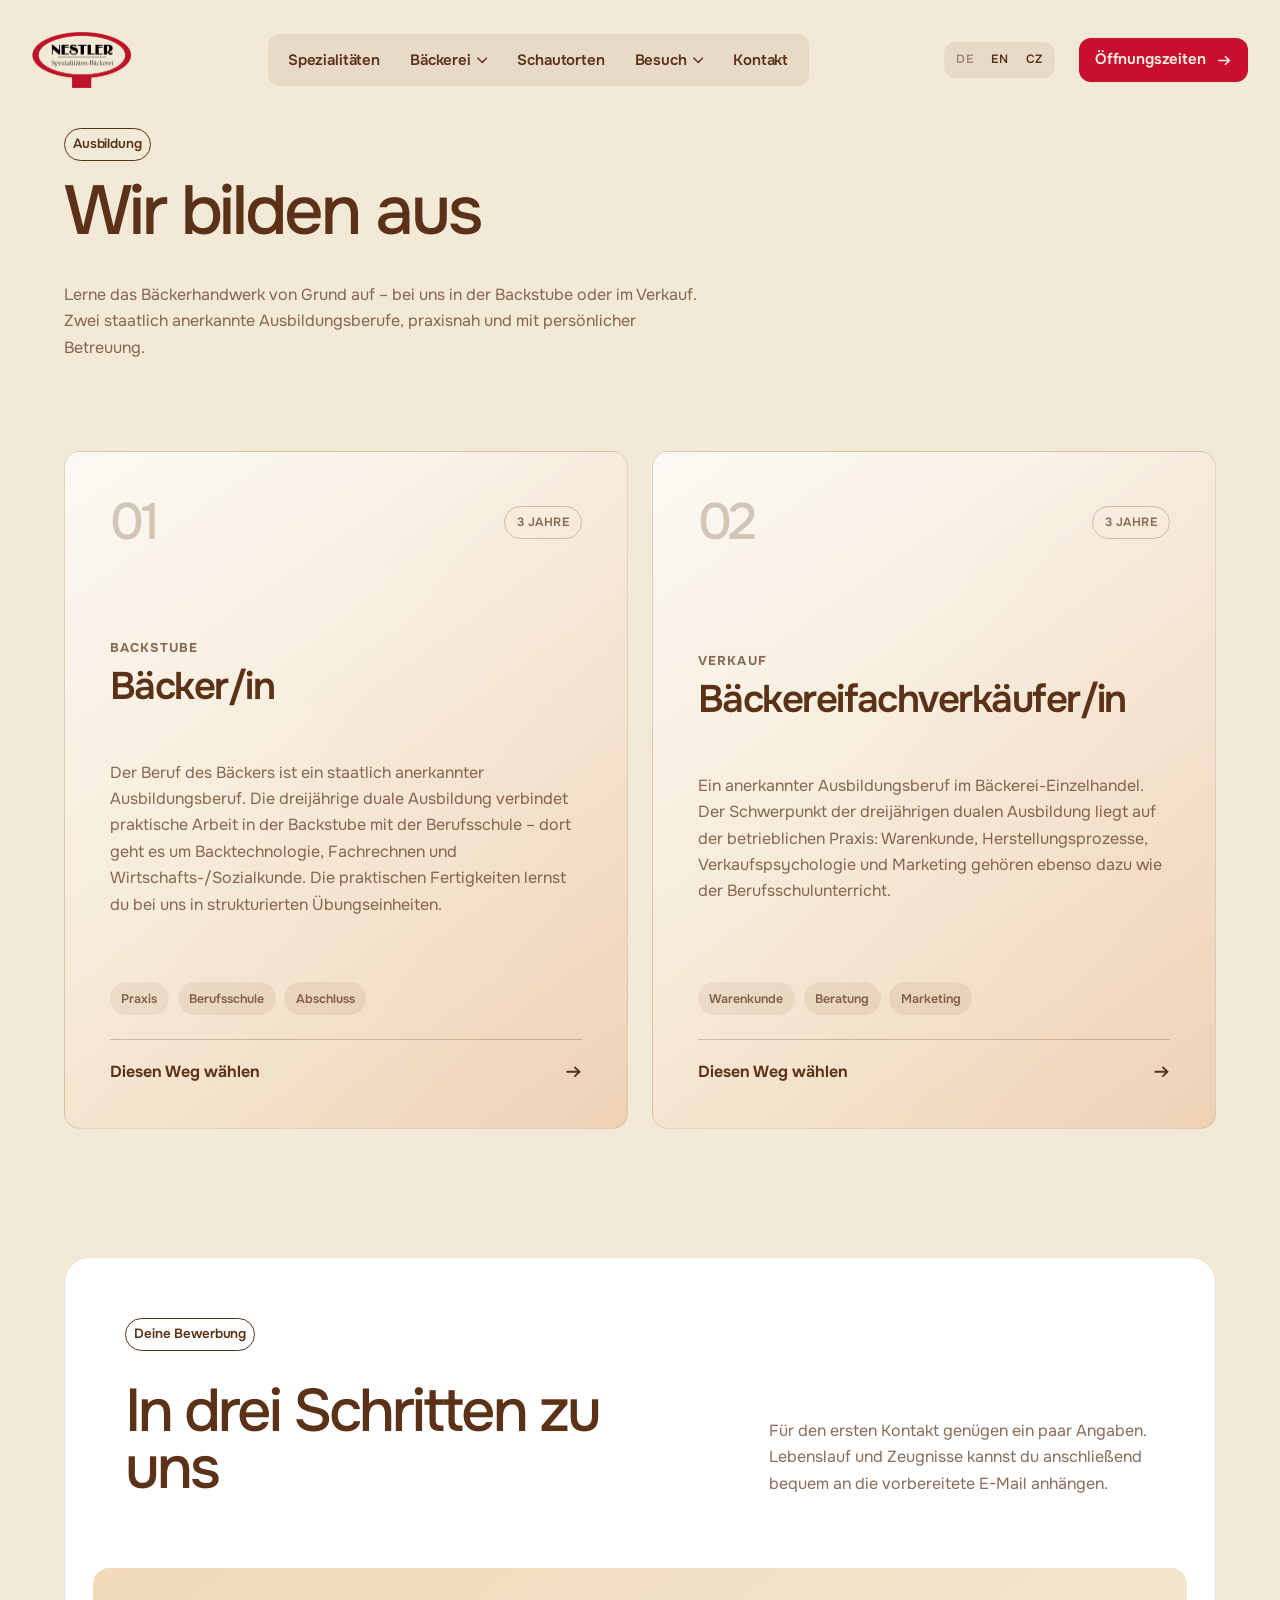
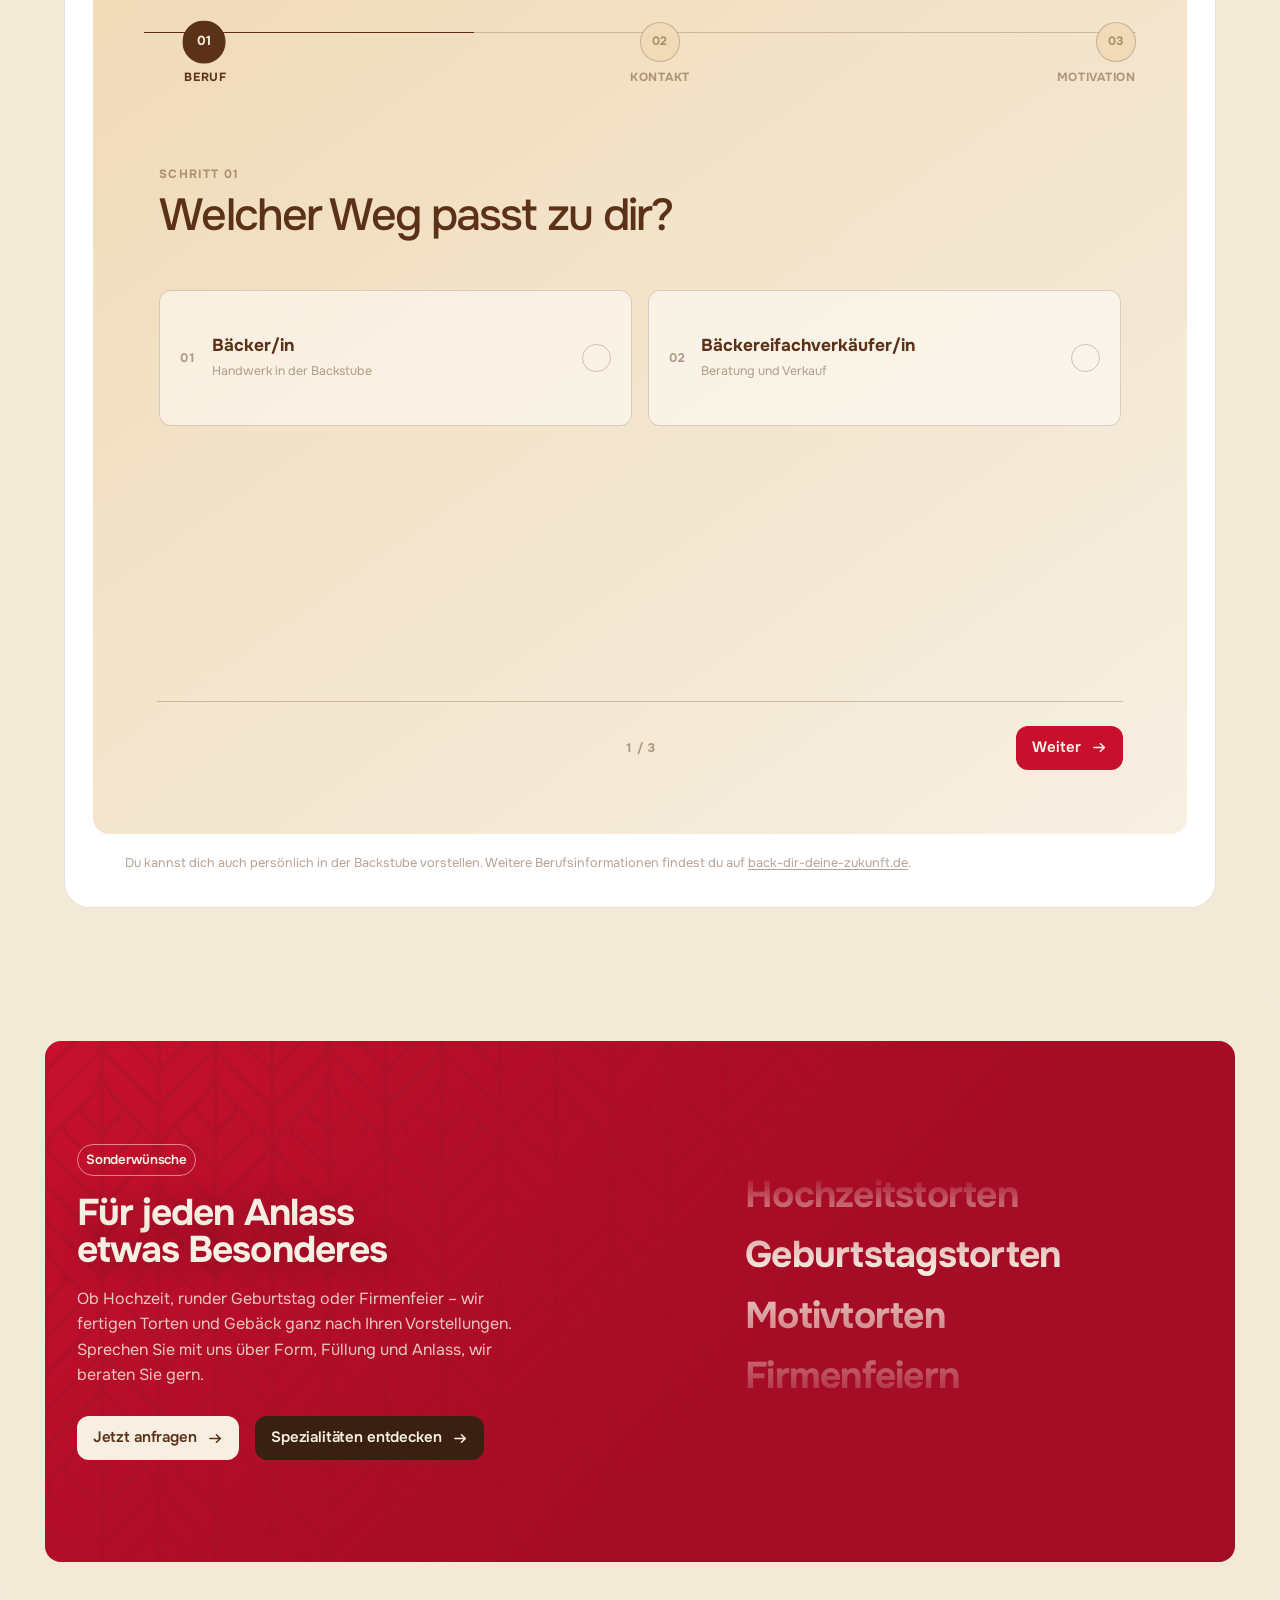
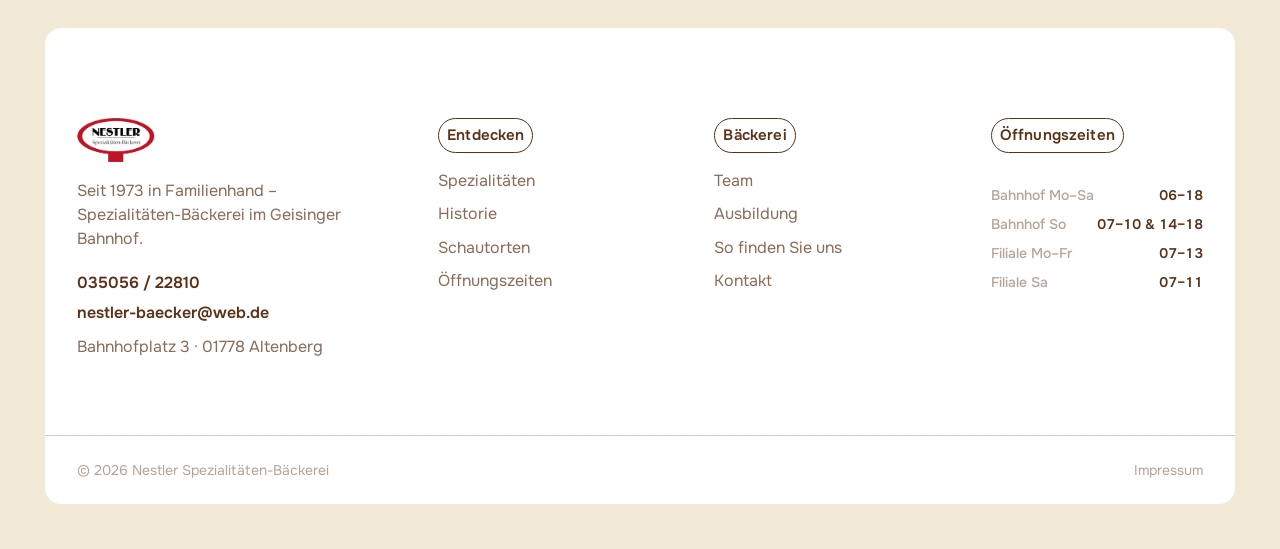
<file: ausbildung.html>
<!doctype html>
<html lang="de">
<head>
<meta charset="utf-8">
<meta name="viewport" content="width=device-width, initial-scale=1">

<title>Ausbildung – Nestler Spezialitäten-Bäckerei Geising</title>
<meta name="description" content="Ausbildung zum Bäcker/in oder Bäckereifachverkäufer/in bei der Nestler Spezialitäten-Bäckerei Geising – jetzt bewerben.">
<link rel="canonical" href="https://richard-bit-ui.github.io/nestler-baeckerei/ausbildung.html">
<meta name="theme-color" content="#F3E9D7">

<meta property="og:type" content="website">
<meta property="og:site_name" content="Nestler Spezialitäten-Bäckerei">
<meta property="og:locale" content="de_DE">
<meta property="og:url" content="https://richard-bit-ui.github.io/nestler-baeckerei/ausbildung.html">
<meta property="og:title" content="Ausbildung – Nestler Spezialitäten-Bäckerei Geising">
<meta property="og:description" content="Ausbildung zum Bäcker/in oder Bäckereifachverkäufer/in bei der Nestler Spezialitäten-Bäckerei Geising – jetzt bewerben.">
<meta property="og:image" content="https://richard-bit-ui.github.io/nestler-baeckerei/assets/img/og-image.jpg">
<meta property="og:image:width" content="1200">
<meta property="og:image:height" content="630">

<meta name="twitter:card" content="summary_large_image">
<meta name="twitter:image" content="https://richard-bit-ui.github.io/nestler-baeckerei/assets/img/og-image.jpg">

<link rel="preconnect" href="https://fonts.googleapis.com">
<link rel="preconnect" href="https://fonts.gstatic.com" crossorigin>
<link rel="stylesheet" href="https://fonts.googleapis.com/css2?family=Onest:wght@400;500;600;700;800&display=swap">
<link rel="stylesheet" href="assets/css/styles.css?v=117">
<link rel="icon" href="assets/img/favicon.png">
</head>
<body class="subpage">
  <div class="page-loader" aria-hidden="true"><span class="page-loader__mark">Nestler</span><span class="page-loader__dots"><i></i><i></i><i></i></span></div>

<!-- baustein:kopf -->
<a class="skip-link" href="#inhalt">Zum Inhalt springen</a>

<header class="nav" id="nav" data-theme="light">
  <div class="nav__inner">
    <a class="nav__logo" href="index.html" aria-label="Nestler Spezialitäten-Bäckerei – Startseite">
      <img class="nav__logo-img nav__logo-img--light" src="assets/img/logo-light.png" alt="" width="800" height="451">
      <img class="nav__logo-img nav__logo-img--dark" src="assets/img/logo.png" alt="" width="800" height="451">
    </a>

    <nav class="nav__center" aria-label="Hauptnavigation">
      <ul class="nav__list">
        <li class="nav__item"><a class="nav__link" href="index.html#spezialitaeten">Spezialitäten</a></li>
        <li class="nav__item nav__item--menu">
          <button class="nav__link nav__link--menu" type="button" aria-expanded="false" aria-controls="menu-baeckerei">
            Bäckerei
            <svg class="nav__caret" viewBox="0 0 12 8" aria-hidden="true"><path d="M1 1.5 6 6.5l5-5" fill="none" stroke="currentColor" stroke-width="1.6" stroke-linecap="round" stroke-linejoin="round"/></svg>
          </button>
          <div class="dropdown" id="menu-baeckerei" hidden>
            <a class="dropdown__link" href="historie.html"><span>Historie</span><small>Drei Generationen in Bildern</small></a>
            <a class="dropdown__link" href="team.html"><span>Team</span><small>Die Menschen hinter der Theke</small></a>
            <a class="dropdown__link" href="ausbildung.html" aria-current="page"><span>Ausbildung</span><small>Lerne das Handwerk bei uns</small></a>
          </div>
        </li>
        <li class="nav__item"><a class="nav__link" href="schautorten.html">Schautorten</a></li>
        <li class="nav__item nav__item--menu">
          <button class="nav__link nav__link--menu" type="button" aria-expanded="false" aria-controls="menu-besuch">
            Besuch
            <svg class="nav__caret" viewBox="0 0 12 8" aria-hidden="true"><path d="M1 1.5 6 6.5l5-5" fill="none" stroke="currentColor" stroke-width="1.6" stroke-linecap="round" stroke-linejoin="round"/></svg>
          </button>
          <div class="dropdown" id="menu-besuch" hidden>
            <a class="dropdown__link" href="index.html#oeffnungszeiten"><span>Öffnungszeiten</span><small>Bahnhof und Filiale Hauptstraße</small></a>
            <a class="dropdown__link" href="index.html#oeffnungszeiten"><span>So finden Sie uns</span><small>Mit der Bahn oder dem Auto</small></a>
          </div>
        </li>
        <li class="nav__item"><a class="nav__link" href="kontakt.html">Kontakt</a></li>
      </ul>
    </nav>

    <div class="nav__lang" aria-label="Sprache wählen">
      <span class="nav__lang-current" aria-current="true">DE</span>
      <a class="nav__lang-link" href="en/index.html" hreflang="en" lang="en">EN</a>
      <a class="nav__lang-link" href="cs/index.html" hreflang="cs" lang="cs">CZ</a>
    </div>

    <a class="btn btn--accent nav__cta" href="index.html#oeffnungszeiten">
      Öffnungszeiten
      <svg class="btn__arrow" viewBox="0 0 16 16" aria-hidden="true"><path d="M2 8h11M9 4l4.2 4L9 12" fill="none" stroke="currentColor" stroke-width="1.7" stroke-linecap="round" stroke-linejoin="round"/></svg>
    </a>

    <button class="burger" type="button" aria-expanded="false" aria-controls="mobilmenue" aria-label="Menü öffnen">
      <span></span><span></span>
    </button>
  </div>
</header>

<div class="mobilmenu" id="mobilmenue" data-scroll-native>
  <nav class="mobilmenu__nav" aria-label="Hauptnavigation (mobil)">
    <ul class="mobilmenu__list">
      <li><a href="index.html#spezialitaeten">Spezialitäten</a></li>
      <li><a href="schautorten.html">Schautorten</a></li>
      <li><a href="kontakt.html">Kontakt</a></li>
    </ul>
    <p class="mobilmenu__label">Bäckerei</p>
    <ul class="mobilmenu__list mobilmenu__list--sub">
      <li><a href="historie.html">Historie</a></li>
      <li><a href="team.html">Team</a></li>
      <li><a href="ausbildung.html" aria-current="page">Ausbildung</a></li>
    </ul>
    <p class="mobilmenu__label">Besuch</p>
    <ul class="mobilmenu__list mobilmenu__list--sub">
      <li><a href="index.html#oeffnungszeiten">Öffnungszeiten</a></li>
      <li><a href="index.html#oeffnungszeiten">So finden Sie uns</a></li>
    </ul>
    <p class="mobilmenu__label">Sprache</p>
    <div class="mobilmenu__lang">
      <span class="mobilmenu__lang-current" aria-current="true">Deutsch</span>
      <a class="mobilmenu__lang-link" href="en/index.html" hreflang="en" lang="en">English</a>
      <a class="mobilmenu__lang-link" href="cs/index.html" hreflang="cs" lang="cs">Čeština</a>
    </div>
  </nav>
</div>
<!-- /baustein:kopf -->

<main id="inhalt">

  <!-- ── Ausbildung ────────────────────────────────────────────────────────────────────
       Inhalte von der Altsite (ausbildung.htm) uebernommen: die beiden
       staatlich anerkannten Ausbildungsberufe (Baecker/in,
       Baeckereifachverkaeufer/in) sowie die geforderten Bewerbungs-
       unterlagen. Verweis auf back-dir-deine-zukunft.de wie im Original. -->
  <section class="section ausbildung" id="ausbildung" data-nav-theme="light" aria-labelledby="ausbildung-heading">
    <div class="ausbildung__inner">
      <p class="pill reveal editorial-reveal" style="--reveal-delay:.04s">Ausbildung</p>
      <h1 class="ausbildung__heading reveal editorial-reveal" id="ausbildung-heading" style="--reveal-delay:.1s">Wir bilden aus</h1>
      <p class="ausbildung__lede reveal editorial-reveal" style="--reveal-delay:.18s">Lerne das Bäckerhandwerk von Grund auf – bei uns in der Backstube oder im Verkauf. Zwei staatlich anerkannte Ausbildungsberufe, praxisnah und mit persönlicher Betreuung.</p>

      <div class="ausbildung__grid" id="ausbildungswege">
        <div class="ausbildung__block reveal editorial-reveal" style="--reveal-delay:.04s">
          <article class="training-card interactive-card" data-interactive-card>
            <div class="training-card__top"><span class="training-card__index">01</span><span class="training-card__duration">3 Jahre</span></div>
            <p class="training-card__eyebrow">Backstube</p>
            <h3>Bäcker/in</h3>
            <p>Der Beruf des Bäckers ist ein staatlich anerkannter Ausbildungsberuf. Die dreijährige duale Ausbildung verbindet praktische Arbeit in der Backstube mit der Berufsschule – dort geht es um Backtechnologie, Fachrechnen und Wirtschafts-/Sozialkunde. Die praktischen Fertigkeiten lernst du bei uns in strukturierten Übungseinheiten.</p>
            <div class="training-card__facts" aria-label="Ausbildungsform"><span>Praxis</span><span>Berufsschule</span><span>Abschluss</span></div>
            <button class="training-card__choose" type="button" data-choose-role="Bäcker/in">
              Diesen Weg wählen
              <svg viewBox="0 0 16 16" aria-hidden="true"><path d="M2 8h11M9 4l4.2 4L9 12" fill="none" stroke="currentColor" stroke-width="1.7" stroke-linecap="round" stroke-linejoin="round"/></svg>
            </button>
          </article>
        </div>
        <div class="ausbildung__block reveal editorial-reveal" style="--reveal-delay:.12s">
          <article class="training-card interactive-card" data-interactive-card>
            <div class="training-card__top"><span class="training-card__index">02</span><span class="training-card__duration">3 Jahre</span></div>
            <p class="training-card__eyebrow">Verkauf</p>
            <h3>Bäckereifachverkäufer/in</h3>
            <p>Ein anerkannter Ausbildungsberuf im Bäckerei-Einzelhandel. Der Schwerpunkt der dreijährigen dualen Ausbildung liegt auf der betrieblichen Praxis: Warenkunde, Herstellungsprozesse, Verkaufspsychologie und Marketing gehören ebenso dazu wie der Berufsschulunterricht.</p>
            <div class="training-card__facts" aria-label="Ausbildungsinhalte"><span>Warenkunde</span><span>Beratung</span><span>Marketing</span></div>
            <button class="training-card__choose" type="button" data-choose-role="Bäckereifachverkäufer/in">
              Diesen Weg wählen
              <svg viewBox="0 0 16 16" aria-hidden="true"><path d="M2 8h11M9 4l4.2 4L9 12" fill="none" stroke="currentColor" stroke-width="1.7" stroke-linecap="round" stroke-linejoin="round"/></svg>
            </button>
          </article>
        </div>
      </div>

      <section class="application-flow reveal editorial-reveal" id="bewerbung" data-application-flow aria-labelledby="bewerbung-heading" style="--reveal-delay:.08s">
        <header class="application-flow__intro">
          <p class="pill">Deine Bewerbung</p>
          <h2 id="bewerbung-heading">In drei Schritten zu uns</h2>
          <p>Für den ersten Kontakt genügen ein paar Angaben. Lebenslauf und Zeugnisse kannst du anschließend bequem an die vorbereitete E-Mail anhängen.</p>
        </header>

        <div class="application-flow__shell">
          <div class="application-progress" aria-label="Bewerbungsfortschritt">
            <span class="application-progress__track" aria-hidden="true"><i data-application-progress></i></span>
            <ol>
              <li class="is-active" data-progress-step aria-current="step"><span>01</span><strong>Beruf</strong></li>
              <li data-progress-step><span>02</span><strong>Kontakt</strong></li>
              <li data-progress-step><span>03</span><strong>Motivation</strong></li>
            </ol>
          </div>

          <form class="application-form" data-application-form novalidate>
            <div class="application-form__stage" data-application-stage>
              <fieldset class="application-step" data-application-step>
                <legend class="visually-hidden">Ausbildungsberuf wählen</legend>
                <p class="application-step__kicker">Schritt 01</p>
                <h3 tabindex="-1">Welcher Weg passt zu dir?</h3>
                <div class="application-role-grid">
                  <label class="application-role">
                    <input type="radio" name="beruf" value="Bäcker/in" required>
                    <span class="application-role__number">01</span>
                    <span><strong>Bäcker/in</strong><small>Handwerk in der Backstube</small></span>
                    <i aria-hidden="true">✓</i>
                  </label>
                  <label class="application-role">
                    <input type="radio" name="beruf" value="Bäckereifachverkäufer/in" required>
                    <span class="application-role__number">02</span>
                    <span><strong>Bäckereifachverkäufer/in</strong><small>Beratung und Verkauf</small></span>
                    <i aria-hidden="true">✓</i>
                  </label>
                </div>
              </fieldset>

              <fieldset class="application-step" data-application-step hidden>
                <legend class="visually-hidden">Kontaktdaten eingeben</legend>
                <p class="application-step__kicker">Schritt 02</p>
                <h3 tabindex="-1">Wie erreichen wir dich?</h3>
                <div class="application-fields">
                  <label class="application-field"><span>Name</span><input type="text" name="name" autocomplete="name" placeholder="Vor- und Nachname" required></label>
                  <label class="application-field"><span>E-Mail</span><input type="email" name="email" autocomplete="email" placeholder="name@beispiel.de" required></label>
                  <label class="application-field application-field--wide"><span>Telefon <small>optional</small></span><input type="tel" name="telefon" autocomplete="tel" placeholder="Deine Telefonnummer"></label>
                </div>
              </fieldset>

              <fieldset class="application-step" data-application-step hidden>
                <legend class="visually-hidden">Motivation ergänzen</legend>
                <p class="application-step__kicker">Schritt 03</p>
                <h3 tabindex="-1">Erzähl uns kurz von dir</h3>
                <label class="application-field application-field--message"><span>Motivation</span><textarea name="motivation" rows="5" placeholder="Warum möchtest du das Bäckerhandwerk kennenlernen?" required></textarea></label>
                <label class="application-consent"><input type="checkbox" name="einwilligung" required><span>Ich bin einverstanden, dass meine Angaben zur Bearbeitung meiner Bewerbung verwendet werden.</span></label>
              </fieldset>
            </div>

            <div class="application-controls" data-application-controls>
              <button class="btn application-controls__back" type="button" data-application-back disabled>Zurück</button>
              <span class="application-controls__count" aria-live="polite" data-application-count>1 / 3</span>
              <button class="btn btn--accent" type="button" data-application-next>Weiter <svg class="btn__arrow" viewBox="0 0 16 16" aria-hidden="true"><path d="M2 8h11M9 4l4.2 4L9 12" fill="none" stroke="currentColor" stroke-width="1.7" stroke-linecap="round" stroke-linejoin="round"/></svg></button>
              <button class="btn btn--accent" type="submit" data-application-submit hidden>Bewerbung vorbereiten <svg class="btn__arrow" viewBox="0 0 16 16" aria-hidden="true"><path d="M2 8h11M9 4l4.2 4L9 12" fill="none" stroke="currentColor" stroke-width="1.7" stroke-linecap="round" stroke-linejoin="round"/></svg></button>
            </div>

            <div class="application-success" data-application-success hidden aria-live="polite">
              <span class="application-success__mark" aria-hidden="true">✓</span>
              <p class="application-step__kicker">Alles bereit</p>
              <h3 tabindex="-1">Deine Bewerbung ist vorbereitet</h3>
              <p>Öffne jetzt dein E-Mail-Programm. Dort kannst du Lebenslauf, Zeugnisse und weitere Unterlagen anhängen, bevor du die Nachricht sendest.</p>
              <div class="application-success__actions">
                <a class="btn btn--accent" data-application-mail-link href="mailto:nestler-baecker@web.de">E-Mail öffnen <svg class="btn__arrow" viewBox="0 0 16 16" aria-hidden="true"><path d="M2 8h11M9 4l4.2 4L9 12" fill="none" stroke="currentColor" stroke-width="1.7" stroke-linecap="round" stroke-linejoin="round"/></svg></a>
                <button class="btn application-controls__back" type="button" data-application-edit>Angaben ändern</button>
              </div>
            </div>
          </form>
        </div>
        <p class="application-flow__footnote">Du kannst dich auch persönlich in der Backstube vorstellen. Weitere Berufsinformationen findest du auf <a href="https://www.back-dir-deine-zukunft.de" target="_blank" rel="noopener">back-dir-deine-zukunft.de</a>.</p>
      </section>
    </div>
  </section>


  <!-- baustein:sonderwuensche -->
  <!-- ── Sonderwünsche ────────────────────────────────────────────────
       Vorbild: die modernbakery.com-Startseite ("Custom bakery solutions
       for all") – satte Akzentfläche mit Wasserzeichen-Muster, Pill +
       Headline + Absatz + zwei Buttons links, rechts eine rotierende
       Wortliste (main.js tauscht alle ~2s die Wörter, das mittlere ist
       immer fett hervorgehoben). Bewusst als letzter Programmpunkt direkt
       vor dem Footer statt ganz oben wie im Vorbild – hier als
       Abschluss-CTA, nachdem alle Inhalte schon gezeigt wurden.

       Eingebettet wie die Öffnungszeiten-Karte (.oeff-wrap/.oeff__card):
       die äußere .section bleibt creme und Teil des Kachelstapels, das
       Rot liegt als eigene, auf allen vier Seiten gerundete Karte
       (.sw__card) mit sichtbarem Cremerand darin – sonst wirkte die
       Vollfläche zwischen den cremefarbenen Sektionen wie ein fremder,
       eingeworfener Farbklotz statt Teil des Seitenflusses. -->
  <section class="section sonderwuensche" id="sonderwuensche" data-nav-theme="dark" aria-labelledby="sw-heading">
    <div class="sw__card">
      <div class="sw__inner">
        <div class="sw__intro reveal">
          <span class="pill pill--light">Sonderwünsche</span>
          <h2 class="sw__title" id="sw-heading">Für jeden Anlass<br>etwas Besonderes</h2>
          <p class="sw__lede">Ob Hochzeit, runder Geburtstag oder Firmenfeier – wir fertigen Torten und Gebäck ganz nach Ihren Vorstellungen. Sprechen Sie mit uns über Form, Füllung und Anlass, wir beraten Sie gern.</p>
          <div class="sw__actions">
            <a class="btn btn--light" href="kontakt.html#kontakt-form">
              Jetzt anfragen
              <svg class="btn__arrow" viewBox="0 0 16 16" aria-hidden="true"><path d="M2 8h11M9 4l4.2 4L9 12" fill="none" stroke="currentColor" stroke-width="1.7" stroke-linecap="round" stroke-linejoin="round"/></svg>
            </a>
            <a class="btn btn--dark" href="index.html#spezialitaeten">
              Spezialitäten entdecken
              <svg class="btn__arrow" viewBox="0 0 16 16" aria-hidden="true"><path d="M2 8h11M9 4l4.2 4L9 12" fill="none" stroke="currentColor" stroke-width="1.7" stroke-linecap="round" stroke-linejoin="round"/></svg>
            </a>
          </div>
        </div>

        <!-- Wortliste in einem festen Fenster (.sw__words). Das Band laeuft
             rein per CSS-Animation (@keyframes sw-roll, siehe styles.css)
             gleichmaessig nach oben - kein JavaScript, kein Scroll-Bezug,
             startet von selbst und haelt nie an.
             Alle Begriffe sind gestochen scharf; die Betonung entsteht allein
             ueber die Maske auf .sw__words, die nach oben hin ausblendet: unten
             steht der Begriff voll deckend (im Fokus), darueber werden sie
             stufenlos blasser - genau wie beim Vorbild.
             Die sieben Begriffe stehen zweimal hintereinander: bei
             translateY(-50 Prozent) liegt die zweite Haelfte (.sw__dup)
             pixelgenau am Startpunkt der ersten, dadurch laeuft die Schleife
             nahtlos. Im statischen Fallback (mobil / reduzierte Bewegung)
             wird die zweite Haelfte ausgeblendet. -->
        <div class="sw__words" aria-hidden="true">
          <ul class="sw__words-list">
            <li>Hochzeitstorten</li>
            <li>Geburtstagstorten</li>
            <li>Motivtorten</li>
            <li>Firmenfeiern</li>
            <li>Konfirmation</li>
            <li>Trauerfeiern</li>
            <li>Weihnachtsgebäck</li>
            <li class="sw__dup">Hochzeitstorten</li>
            <li class="sw__dup">Geburtstagstorten</li>
            <li class="sw__dup">Motivtorten</li>
            <li class="sw__dup">Firmenfeiern</li>
            <li class="sw__dup">Konfirmation</li>
            <li class="sw__dup">Trauerfeiern</li>
            <li class="sw__dup">Weihnachtsgebäck</li>
          </ul>
        </div>
      </div>
    </div>
  </section>
  <!-- /baustein:sonderwuensche -->


</main>

<!-- baustein:footer -->
<footer class="footer">
 <div class="footer__card">
  <div class="footer__inner">

    <div class="footer__brand">
      <img class="footer__logo" src="assets/img/logo.png" alt="Nestler Spezialitäten-Bäckerei" width="800" height="451">
      <p class="footer__tagline">Seit 1973 in Familienhand – Spezialitäten-Bäckerei im Geisinger Bahnhof.</p>
      <div class="footer__contact">
        <a href="tel:+493505622810">035056 / 22810</a>
        <a href="mailto:nestler-baecker@web.de">nestler-baecker@web.de</a>
        <p>Bahnhofplatz 3 · 01778 Altenberg</p>
      </div>
    </div>

    <nav class="footer__col" aria-label="Entdecken">
      <p class="footer__col-title pill">Entdecken</p>
      <ul>
        <li><a href="index.html#spezialitaeten">Spezialitäten</a></li>
        <li><a href="historie.html">Historie</a></li>
        <li><a href="schautorten.html">Schautorten</a></li>
        <li><a href="index.html#oeffnungszeiten">Öffnungszeiten</a></li>
      </ul>
    </nav>

    <nav class="footer__col" aria-label="Bäckerei">
      <p class="footer__col-title pill">Bäckerei</p>
      <ul>
        <li><a href="team.html">Team</a></li>
        <li><a href="ausbildung.html" aria-current="page">Ausbildung</a></li>
        <li><a href="index.html#oeffnungszeiten">So finden Sie uns</a></li>
        <li><a href="kontakt.html">Kontakt</a></li>
      </ul>
    </nav>

    <div class="footer__col">
      <p class="footer__col-title pill">Öffnungszeiten</p>
      <dl class="footer__hours">
        <div><dt>Bahnhof Mo–Sa</dt><dd>06–18</dd></div>
        <div><dt>Bahnhof So</dt><dd>07–10 &amp; 14–18</dd></div>
        <div><dt>Filiale Mo–Fr</dt><dd>07–13</dd></div>
        <div><dt>Filiale Sa</dt><dd>07–11</dd></div>
      </dl>
    </div>

  </div>

  <div class="footer__bottom">
    <p>© <span data-year>2026</span> Nestler Spezialitäten-Bäckerei</p>
    <a href="impressum.html">Impressum</a>
  </div>
 </div>
</footer>
<!-- /baustein:footer -->



<script src="assets/js/main.js?v=117" defer></script>
</body>
</html>
</file>
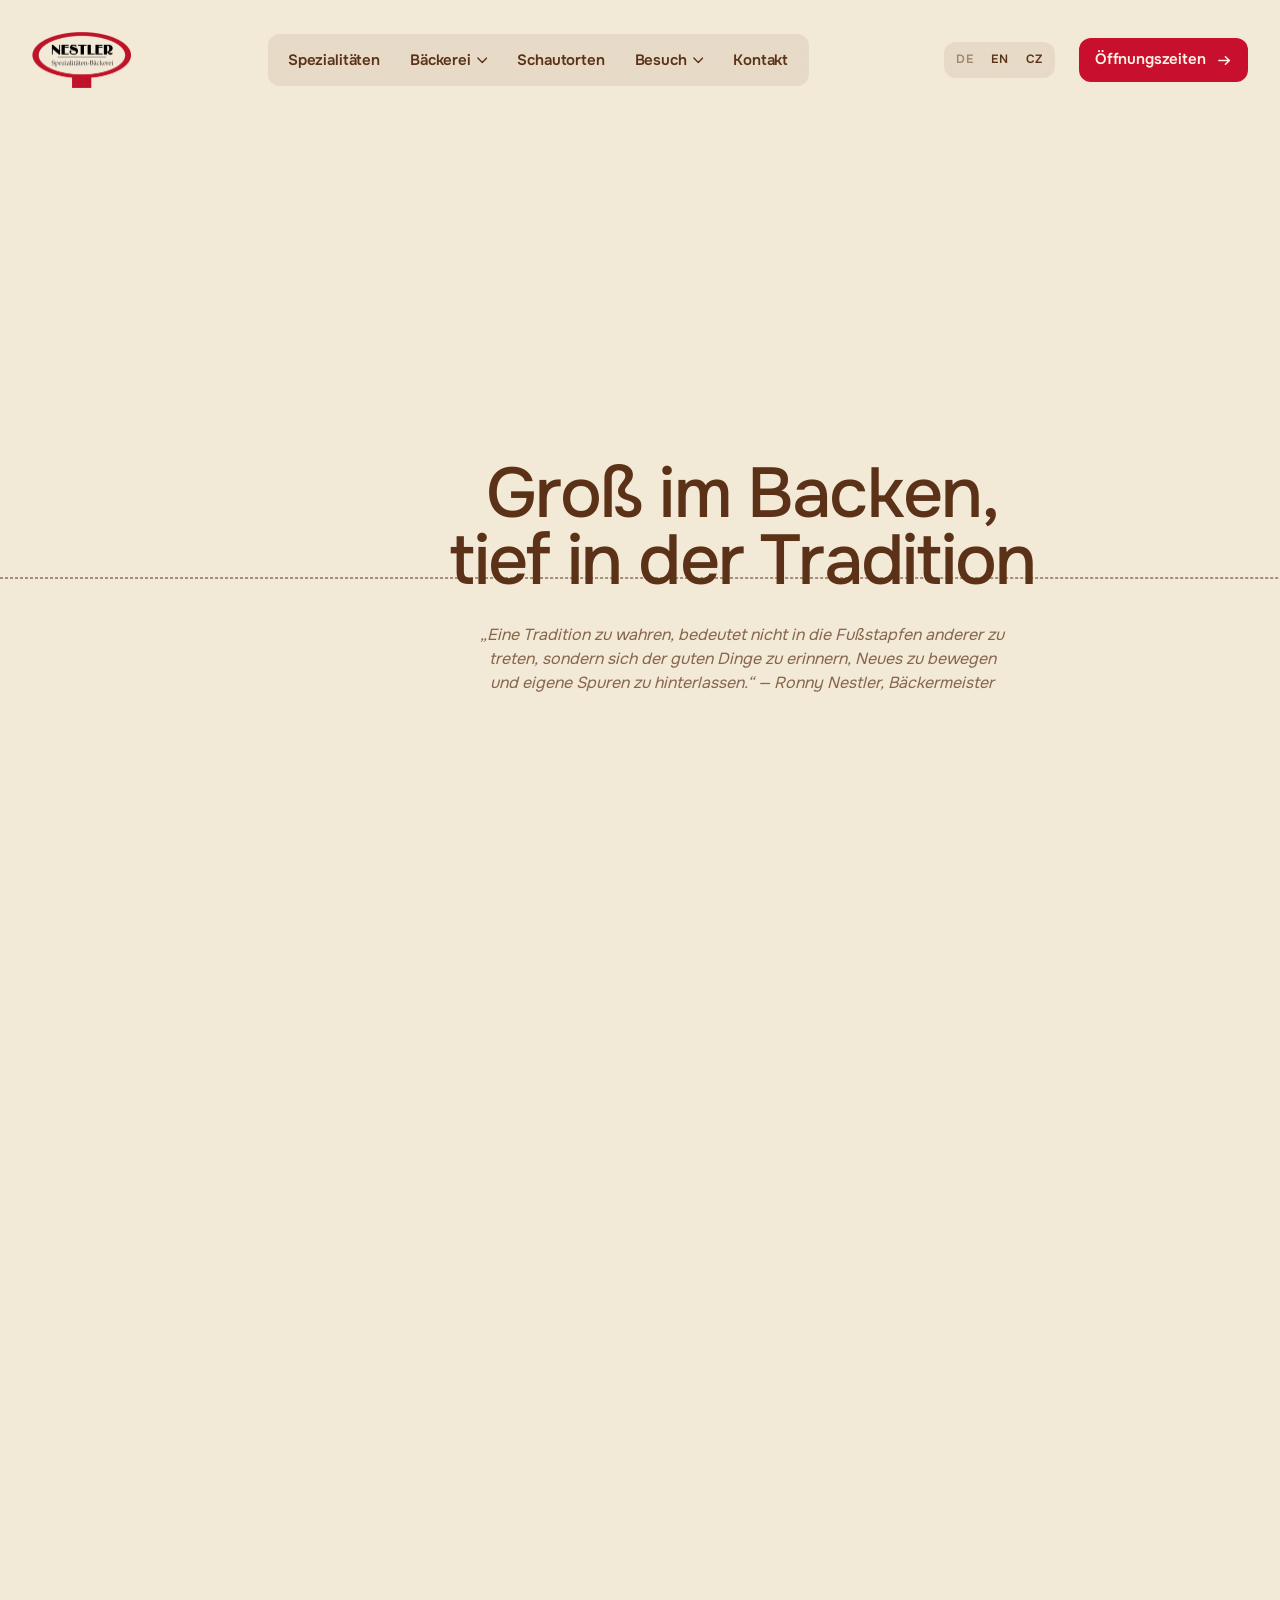
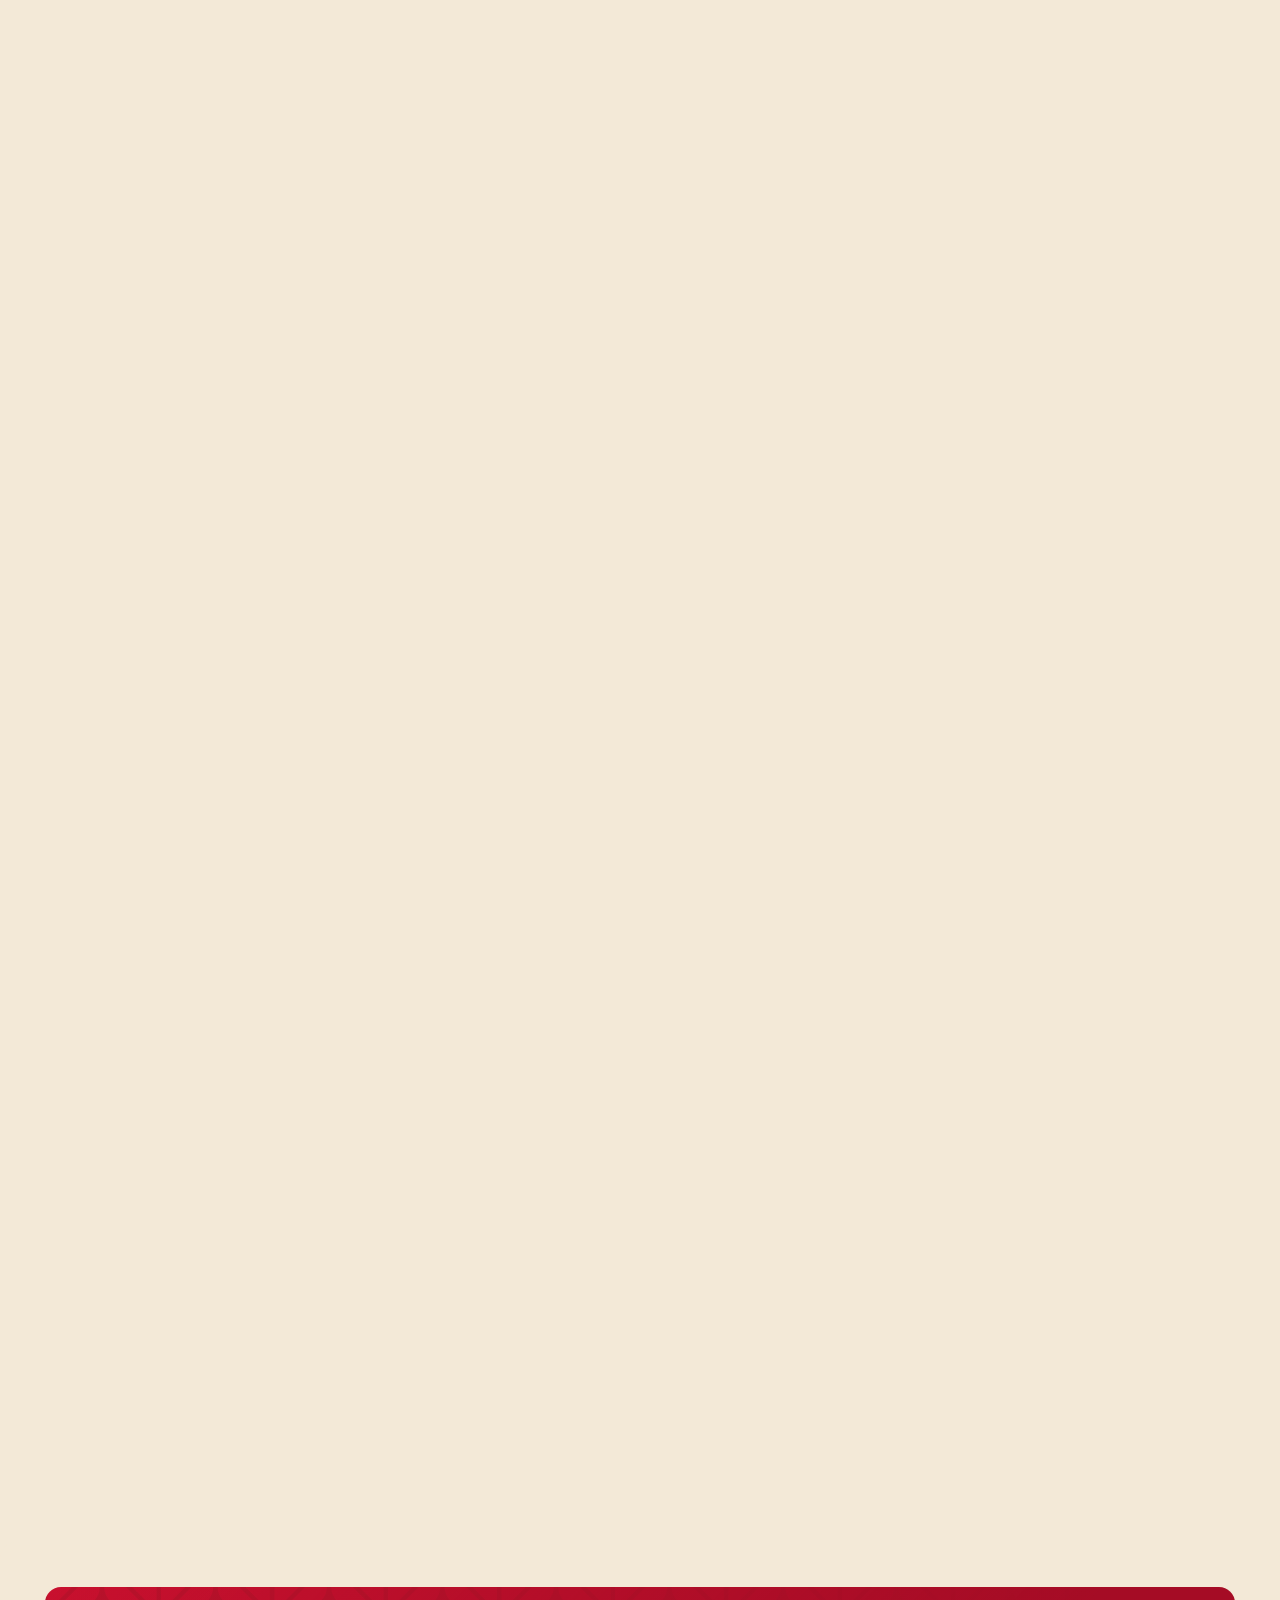
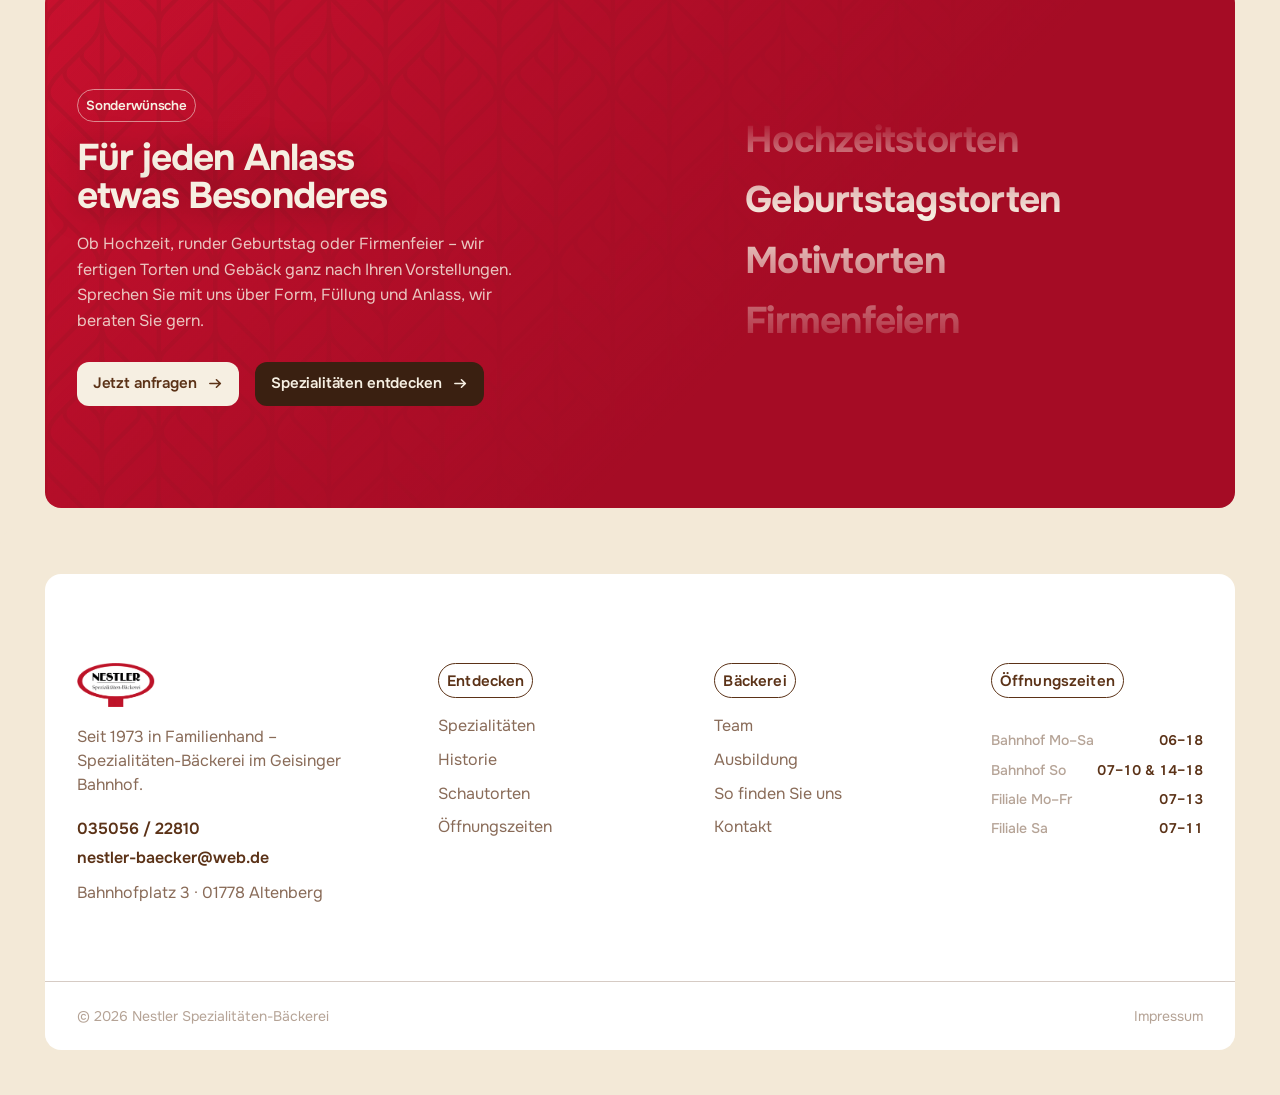
<file: historie.html>
<!doctype html>
<html lang="de">
<head>
<meta charset="utf-8">
<meta name="viewport" content="width=device-width, initial-scale=1">

<title>Historie – Nestler Spezialitäten-Bäckerei Geising</title>
<meta name="description" content="Drei Generationen Bäckerhandwerk in Geising: die Geschichte der Nestler Spezialitäten-Bäckerei vom alten Bahnhof bis heute, mit historischen Fotos.">
<link rel="canonical" href="https://richard-bit-ui.github.io/nestler-baeckerei/historie.html">
<meta name="theme-color" content="#F3E9D7">

<meta property="og:type" content="website">
<meta property="og:site_name" content="Nestler Spezialitäten-Bäckerei">
<meta property="og:locale" content="de_DE">
<meta property="og:url" content="https://richard-bit-ui.github.io/nestler-baeckerei/historie.html">
<meta property="og:title" content="Historie – Nestler Spezialitäten-Bäckerei Geising">
<meta property="og:description" content="Drei Generationen Bäckerhandwerk in Geising: die Geschichte der Nestler Spezialitäten-Bäckerei vom alten Bahnhof bis heute, mit historischen Fotos.">
<meta property="og:image" content="https://richard-bit-ui.github.io/nestler-baeckerei/assets/img/og-image.jpg">
<meta property="og:image:width" content="1200">
<meta property="og:image:height" content="630">

<meta name="twitter:card" content="summary_large_image">
<meta name="twitter:image" content="https://richard-bit-ui.github.io/nestler-baeckerei/assets/img/og-image.jpg">

<link rel="preconnect" href="https://fonts.googleapis.com">
<link rel="preconnect" href="https://fonts.gstatic.com" crossorigin>
<link rel="stylesheet" href="https://fonts.googleapis.com/css2?family=Onest:wght@400;500;600;700;800&display=swap">
<link rel="stylesheet" href="assets/css/styles.css?v=116">
<link rel="icon" href="assets/img/favicon.png">
</head>
<body class="subpage">

<!-- baustein:kopf -->
<a class="skip-link" href="#inhalt">Zum Inhalt springen</a>

<header class="nav" id="nav" data-theme="light">
  <div class="nav__inner">
    <a class="nav__logo" href="index.html" aria-label="Nestler Spezialitäten-Bäckerei – Startseite">
      <img class="nav__logo-img nav__logo-img--light" src="assets/img/logo-light.png" alt="" width="800" height="451">
      <img class="nav__logo-img nav__logo-img--dark" src="assets/img/logo.png" alt="" width="800" height="451">
    </a>

    <nav class="nav__center" aria-label="Hauptnavigation">
      <ul class="nav__list">
        <li class="nav__item"><a class="nav__link" href="index.html#spezialitaeten">Spezialitäten</a></li>
        <li class="nav__item nav__item--menu">
          <button class="nav__link nav__link--menu" type="button" aria-expanded="false" aria-controls="menu-baeckerei">
            Bäckerei
            <svg class="nav__caret" viewBox="0 0 12 8" aria-hidden="true"><path d="M1 1.5 6 6.5l5-5" fill="none" stroke="currentColor" stroke-width="1.6" stroke-linecap="round" stroke-linejoin="round"/></svg>
          </button>
          <div class="dropdown" id="menu-baeckerei" hidden>
            <a class="dropdown__link" href="historie.html" aria-current="page"><span>Historie</span><small>Drei Generationen in Bildern</small></a>
            <a class="dropdown__link" href="team.html"><span>Team</span><small>Die Menschen hinter der Theke</small></a>
            <a class="dropdown__link" href="ausbildung.html"><span>Ausbildung</span><small>Lerne das Handwerk bei uns</small></a>
          </div>
        </li>
        <li class="nav__item"><a class="nav__link" href="schautorten.html">Schautorten</a></li>
        <li class="nav__item nav__item--menu">
          <button class="nav__link nav__link--menu" type="button" aria-expanded="false" aria-controls="menu-besuch">
            Besuch
            <svg class="nav__caret" viewBox="0 0 12 8" aria-hidden="true"><path d="M1 1.5 6 6.5l5-5" fill="none" stroke="currentColor" stroke-width="1.6" stroke-linecap="round" stroke-linejoin="round"/></svg>
          </button>
          <div class="dropdown" id="menu-besuch" hidden>
            <a class="dropdown__link" href="index.html#oeffnungszeiten"><span>Öffnungszeiten</span><small>Bahnhof und Filiale Hauptstraße</small></a>
            <a class="dropdown__link" href="index.html#oeffnungszeiten"><span>So finden Sie uns</span><small>Mit der Bahn oder dem Auto</small></a>
          </div>
        </li>
        <li class="nav__item"><a class="nav__link" href="kontakt.html">Kontakt</a></li>
      </ul>
    </nav>

    <div class="nav__lang" aria-label="Sprache wählen">
      <span class="nav__lang-current" aria-current="true">DE</span>
      <a class="nav__lang-link" href="en/index.html" hreflang="en" lang="en">EN</a>
      <a class="nav__lang-link" href="cs/index.html" hreflang="cs" lang="cs">CZ</a>
    </div>

    <a class="btn btn--accent nav__cta" href="index.html#oeffnungszeiten">
      Öffnungszeiten
      <svg class="btn__arrow" viewBox="0 0 16 16" aria-hidden="true"><path d="M2 8h11M9 4l4.2 4L9 12" fill="none" stroke="currentColor" stroke-width="1.7" stroke-linecap="round" stroke-linejoin="round"/></svg>
    </a>

    <button class="burger" type="button" aria-expanded="false" aria-controls="mobilmenue" aria-label="Menü öffnen">
      <span></span><span></span>
    </button>
  </div>
</header>

<div class="mobilmenu" id="mobilmenue" data-scroll-native>
  <nav class="mobilmenu__nav" aria-label="Hauptnavigation (mobil)">
    <ul class="mobilmenu__list">
      <li><a href="index.html#spezialitaeten">Spezialitäten</a></li>
      <li><a href="schautorten.html">Schautorten</a></li>
      <li><a href="kontakt.html">Kontakt</a></li>
    </ul>
    <p class="mobilmenu__label">Bäckerei</p>
    <ul class="mobilmenu__list mobilmenu__list--sub">
      <li><a href="historie.html" aria-current="page">Historie</a></li>
      <li><a href="team.html">Team</a></li>
      <li><a href="ausbildung.html">Ausbildung</a></li>
    </ul>
    <p class="mobilmenu__label">Besuch</p>
    <ul class="mobilmenu__list mobilmenu__list--sub">
      <li><a href="index.html#oeffnungszeiten">Öffnungszeiten</a></li>
      <li><a href="index.html#oeffnungszeiten">So finden Sie uns</a></li>
    </ul>
    <p class="mobilmenu__label">Sprache</p>
    <div class="mobilmenu__lang">
      <span class="mobilmenu__lang-current" aria-current="true">Deutsch</span>
      <a class="mobilmenu__lang-link" href="en/index.html" hreflang="en" lang="en">English</a>
      <a class="mobilmenu__lang-link" href="cs/index.html" hreflang="cs" lang="cs">Čeština</a>
    </div>
  </nav>
</div>
<!-- /baustein:kopf -->

<main id="inhalt">

  <!-- ── Historie ─────────────────────────────────────────────────────
       1:1 nachgebaut nach modernbakery.com/our-story (Live-Analyse per
       document.styleSheets + Auslesen des Original-Inline-Scripts, siehe
       Projektnotizen): DORT ist das Text-Intro kein eigener, dem Zeitstrahl
       vorausgehender Abschnitt, sondern die ERSTE Karte INNERHALB derselben
       angepinnten Horizontal-Scroll-Strecke (.timeline__info, 100vw breit,
       Headline + Foto) – erst danach folgen die datierten Zeitstrahl-Punkte.
       Hier entsprechend als .storyhz__intro an den Anfang von .storyhz__track
       gesetzt, statt als separate .storyhero VOR dem Zeitstrahl. Bewusst NICHT
       übernommen (Kundenentscheidung nach Rückfrage): der Vorbild-Effekt, bei
       dem sich der Sektionshintergrund gegen Ende sanft von Warmbraun zu Grün
       verfärbt (plus data-nav-theme wechselt auf "dark") – Historie soll
       durchgehend creme bleiben, das wurde hier schon einmal explizit
       verworfen. Ebenfalls bewusst NICHT übernommen: das Vorbild-Abschluss-
       Panel (Headline+Foto ganz am Ende) – dort füllt es die Lücke, weil der
       letzte datierte Punkt dort NUR Text ohne Foto ist; unser letzter Punkt
       ("Heute") hat bereits ein eigenes Foto, ein zweites Abschluss-Panel
       wäre inhaltlich redundant.
       Zeitstrahl-Mechanik weiter in eigenem Vanilla-JS (kein GSAP/Lenis im
       Projekt): ein hoher Spacer gibt Scroll-Strecke, ein position:sticky-
       Fenster bleibt stehen, ein Scroll-Handler verschiebt den Track
       horizontal – siehe assets/js/main.js. NEU (1:1 vom Original-Script
       übernommen): statt eines einzelnen Fade-ins pro Punkt animieren Jahr/
       Titel/Punkt/Foto jetzt EINZELN mit eigenen Trigger-Schwellen (85 %/
       80 %/90 %/Kanteneintritt) und eigenem Timing/Easing, das Foto dreht
       sich dabei alternierend von -3° auf 3° bzw. umgekehrt ein. Mobil und
       bei reduzierter Bewegung (prefers-reduced-motion) fällt der Zeitstrahl
       weiter auf eine ruhige Fließ-Darstellung zurück (reines CSS, kein
       Scroll-Jacking) – siehe Kommentare in styles.css/main.js. -->
  <section class="section story" id="historie" data-nav-theme="light" aria-labelledby="story-heading">
    <h1 class="visually-hidden" id="story-heading">Historie</h1>

    <div class="storyhz" id="historie-zeitstrahl" data-storyhz>
      <div class="storyhz__spacer">
        <div class="storyhz__sticky">
          <div class="storyhz__track" data-storyhz-track>
            <span class="storyhz__line" aria-hidden="true" data-storyhz-line></span>

            <!-- Erste Karte im Track (entspricht .timeline__info im Vorbild):
                 volle Breite, Headline + Zitat + wachsendes Foto, per
                 allgemeinem .reveal-System eingeblendet (keine eigene
                 Scroll-Jacking-Logik nötig, läuft schon beim Anpinnen der
                 Sektion mit ins Bild). -->
            <div class="storyhz__intro reveal">
              <h3 class="storyhz__intro-title">Groß im Backen,<br>tief in der Tradition</h3>
              <p class="storyhz__intro-lede">„Eine Tradition zu wahren, bedeutet nicht in die Fußstapfen anderer zu treten, sondern sich der guten Dinge zu erinnern, Neues zu bewegen und eigene Spuren zu hinterlassen.“ — Ronny Nestler, Bäckermeister</p>
            </div>

            <div class="storyhz__item storyhz__item--img-top" data-storyhz-item>
              <figure class="storyhz__image">
                <img src="assets/img/historie/28.jpg" alt="Der Geisinger Bahnhof um 1896, schwarz-weiß" loading="lazy" width="1083" height="764">
              </figure>
              <h4 class="storyhz__year">1896</h4>
              <span class="storyhz__dot storyhz__dot--first" aria-hidden="true"></span>
              <p class="storyhz__caption">Der Geisinger Bahnhof, lange bevor er unsere Backstube wurde.</p>
            </div>

            <div class="storyhz__item storyhz__item--img-center" data-storyhz-item>
              <h4 class="storyhz__year">1934–1997</h4>
              <span class="storyhz__dot" aria-hidden="true"></span>
              <p class="storyhz__caption">Drei Generationen Bäckerhandwerk auf der Hauptstraße: mein Großvater Hans, mein Vater Peter, meine Mutter Carola – bis ich das Handwerk erlerne.</p>
            </div>

            <div class="storyhz__item storyhz__item--img-top" data-storyhz-item>
              <figure class="storyhz__image">
                <img src="assets/img/historie/29.jpg" alt="Die alte Bäckerei auf der Hauptstraße, heute unsere Filiale" loading="lazy" width="842" height="1135">
              </figure>
              <h4 class="storyhz__year">Hauptstraße 41</h4>
              <span class="storyhz__dot" aria-hidden="true"></span>
              <p class="storyhz__caption">Die alte Bäckerei – heute unsere Filiale.</p>
            </div>

            <div class="storyhz__item storyhz__item--img-center" data-storyhz-item>
              <h4 class="storyhz__year">2004–2005</h4>
              <span class="storyhz__dot" aria-hidden="true"></span>
              <figure class="storyhz__image">
                <img src="assets/img/historie/04.jpg" alt="Blick auf den Geisinger Bahnhof vom Bahnhofplatz aus, vor dem Umbau" loading="lazy" width="1088" height="818">
              </figure>
              <p class="storyhz__caption">Rückkehr nach Geising, Kauf des leerstehenden Bahnhofs.</p>
            </div>

            <div class="storyhz__item storyhz__item--img-top" data-storyhz-item>
              <figure class="storyhz__image">
                <img src="assets/img/historie/08.jpg" alt="Die ehemalige, leere Wartehalle des Bahnhofs" loading="lazy" width="1195" height="896">
              </figure>
              <h4 class="storyhz__year">vor dem Umbau</h4>
              <span class="storyhz__dot" aria-hidden="true"></span>
              <p class="storyhz__caption">Die ehemalige Wartehalle – noch ganz Bahnhof, noch keine Bäckerei.</p>
            </div>

            <div class="storyhz__item storyhz__item--img-center" data-storyhz-item>
              <h4 class="storyhz__year">2005–2006</h4>
              <span class="storyhz__dot" aria-hidden="true"></span>
              <figure class="storyhz__image">
                <img src="assets/img/historie/24.jpg" alt="Abriss und Neubau des Giebels am Bahnhofsgebäude" loading="lazy" width="1089" height="817">
              </figure>
              <p class="storyhz__caption">Der Umbau vom Wartesaal zur Backstube.</p>
            </div>

            <div class="storyhz__item storyhz__item--img-top" data-storyhz-item>
              <figure class="storyhz__image">
                <img src="assets/img/historie/14.jpg" alt="Aufstellen der neuen Ladeneinrichtung in der Backstube" loading="lazy" width="1195" height="896">
              </figure>
              <h4 class="storyhz__year">im Umbau</h4>
              <span class="storyhz__dot" aria-hidden="true"></span>
              <p class="storyhz__caption">Die neue Ladeneinrichtung zieht ein.</p>
            </div>

            <div class="storyhz__item storyhz__item--img-center" data-storyhz-item>
              <h4 class="storyhz__year">01.12.2006</h4>
              <span class="storyhz__dot" aria-hidden="true"></span>
              <figure class="storyhz__image">
                <img src="assets/img/historie/01.jpg" alt="Weihnachtsmann gratuliert zur Eröffnung der Bäckerei" loading="lazy" width="1195" height="896">
              </figure>
              <p class="storyhz__caption">Die Eröffnung – Geising hat wieder eine eigene Bäckerei.</p>
            </div>

            <div class="storyhz__item storyhz__item--img-top" data-storyhz-item>
              <figure class="storyhz__image">
                <img src="assets/img/historie/12.jpg" alt="Ein Gast verkleidet als Eisenbahner bei der Eröffnungsfeier" loading="lazy" width="813" height="1090">
              </figure>
              <h4 class="storyhz__year">Eröffnungsfeier</h4>
              <span class="storyhz__dot" aria-hidden="true"></span>
              <p class="storyhz__caption">Herr Fischer als Eisenbahner zur Eröffnungsfeier.</p>
            </div>

            <div class="storyhz__item storyhz__item--img-center" data-storyhz-item>
              <h4 class="storyhz__year">2011</h4>
              <span class="storyhz__dot" aria-hidden="true"></span>
              <figure class="storyhz__image">
                <img src="assets/img/historie/52.jpg" alt="Das Team der Bäckerei auf einer historischen Dampflokomotive" loading="lazy" width="1195" height="896">
              </figure>
              <p class="storyhz__caption">Fünf Jahre Spezialitäten-Bäckerei – ein Fest mit unseren Kundinnen und Kunden.</p>
            </div>

            <div class="storyhz__item storyhz__item--img-top" data-storyhz-item>
              <figure class="storyhz__image">
                <img src="assets/img/historie/57.jpg" alt="Kinder backen gemeinsam Plätzchen in der Backstube" loading="lazy" width="1195" height="896">
              </figure>
              <h4 class="storyhz__year">Heute</h4>
              <span class="storyhz__dot" aria-hidden="true"></span>
              <p class="storyhz__caption">Plätzchenbacken mit den kleinen Gästen – von Generation zu Generation.</p>
            </div>

          </div>
        </div>
      </div>
    </div>

  </section>


  <!-- baustein:sonderwuensche -->
  <!-- ── Sonderwünsche ────────────────────────────────────────────────
       Vorbild: die modernbakery.com-Startseite ("Custom bakery solutions
       for all") – satte Akzentfläche mit Wasserzeichen-Muster, Pill +
       Headline + Absatz + zwei Buttons links, rechts eine rotierende
       Wortliste (main.js tauscht alle ~2s die Wörter, das mittlere ist
       immer fett hervorgehoben). Bewusst als letzter Programmpunkt direkt
       vor dem Footer statt ganz oben wie im Vorbild – hier als
       Abschluss-CTA, nachdem alle Inhalte schon gezeigt wurden.

       Eingebettet wie die Öffnungszeiten-Karte (.oeff-wrap/.oeff__card):
       die äußere .section bleibt creme und Teil des Kachelstapels, das
       Rot liegt als eigene, auf allen vier Seiten gerundete Karte
       (.sw__card) mit sichtbarem Cremerand darin – sonst wirkte die
       Vollfläche zwischen den cremefarbenen Sektionen wie ein fremder,
       eingeworfener Farbklotz statt Teil des Seitenflusses. -->
  <section class="section sonderwuensche" id="sonderwuensche" data-nav-theme="dark" aria-labelledby="sw-heading">
    <div class="sw__card">
      <div class="sw__inner">
        <div class="sw__intro reveal">
          <span class="pill pill--light">Sonderwünsche</span>
          <h2 class="sw__title" id="sw-heading">Für jeden Anlass<br>etwas Besonderes</h2>
          <p class="sw__lede">Ob Hochzeit, runder Geburtstag oder Firmenfeier – wir fertigen Torten und Gebäck ganz nach Ihren Vorstellungen. Sprechen Sie mit uns über Form, Füllung und Anlass, wir beraten Sie gern.</p>
          <div class="sw__actions">
            <a class="btn btn--light" href="kontakt.html#kontakt-form">
              Jetzt anfragen
              <svg class="btn__arrow" viewBox="0 0 16 16" aria-hidden="true"><path d="M2 8h11M9 4l4.2 4L9 12" fill="none" stroke="currentColor" stroke-width="1.7" stroke-linecap="round" stroke-linejoin="round"/></svg>
            </a>
            <a class="btn btn--dark" href="index.html#spezialitaeten">
              Spezialitäten entdecken
              <svg class="btn__arrow" viewBox="0 0 16 16" aria-hidden="true"><path d="M2 8h11M9 4l4.2 4L9 12" fill="none" stroke="currentColor" stroke-width="1.7" stroke-linecap="round" stroke-linejoin="round"/></svg>
            </a>
          </div>
        </div>

        <!-- Wortliste in einem festen Fenster (.sw__words). Das Band laeuft
             rein per CSS-Animation (@keyframes sw-roll, siehe styles.css)
             gleichmaessig nach oben - kein JavaScript, kein Scroll-Bezug,
             startet von selbst und haelt nie an.
             Alle Begriffe sind gestochen scharf; die Betonung entsteht allein
             ueber die Maske auf .sw__words, die nach oben hin ausblendet: unten
             steht der Begriff voll deckend (im Fokus), darueber werden sie
             stufenlos blasser - genau wie beim Vorbild.
             Die sieben Begriffe stehen zweimal hintereinander: bei
             translateY(-50 Prozent) liegt die zweite Haelfte (.sw__dup)
             pixelgenau am Startpunkt der ersten, dadurch laeuft die Schleife
             nahtlos. Im statischen Fallback (mobil / reduzierte Bewegung)
             wird die zweite Haelfte ausgeblendet. -->
        <div class="sw__words" aria-hidden="true">
          <ul class="sw__words-list">
            <li>Hochzeitstorten</li>
            <li>Geburtstagstorten</li>
            <li>Motivtorten</li>
            <li>Firmenfeiern</li>
            <li>Konfirmation</li>
            <li>Trauerfeiern</li>
            <li>Weihnachtsgebäck</li>
            <li class="sw__dup">Hochzeitstorten</li>
            <li class="sw__dup">Geburtstagstorten</li>
            <li class="sw__dup">Motivtorten</li>
            <li class="sw__dup">Firmenfeiern</li>
            <li class="sw__dup">Konfirmation</li>
            <li class="sw__dup">Trauerfeiern</li>
            <li class="sw__dup">Weihnachtsgebäck</li>
          </ul>
        </div>
      </div>
    </div>
  </section>
  <!-- /baustein:sonderwuensche -->


</main>

<!-- baustein:footer -->
<footer class="footer">
 <div class="footer__card">
  <div class="footer__inner">

    <div class="footer__brand">
      <img class="footer__logo" src="assets/img/logo.png" alt="Nestler Spezialitäten-Bäckerei" width="800" height="451">
      <p class="footer__tagline">Seit 1973 in Familienhand – Spezialitäten-Bäckerei im Geisinger Bahnhof.</p>
      <div class="footer__contact">
        <a href="tel:+493505622810">035056 / 22810</a>
        <a href="mailto:nestler-baecker@web.de">nestler-baecker@web.de</a>
        <p>Bahnhofplatz 3 · 01778 Altenberg</p>
      </div>
    </div>

    <nav class="footer__col" aria-label="Entdecken">
      <p class="footer__col-title pill">Entdecken</p>
      <ul>
        <li><a href="index.html#spezialitaeten">Spezialitäten</a></li>
        <li><a href="historie.html" aria-current="page">Historie</a></li>
        <li><a href="schautorten.html">Schautorten</a></li>
        <li><a href="index.html#oeffnungszeiten">Öffnungszeiten</a></li>
      </ul>
    </nav>

    <nav class="footer__col" aria-label="Bäckerei">
      <p class="footer__col-title pill">Bäckerei</p>
      <ul>
        <li><a href="team.html">Team</a></li>
        <li><a href="ausbildung.html">Ausbildung</a></li>
        <li><a href="index.html#oeffnungszeiten">So finden Sie uns</a></li>
        <li><a href="kontakt.html">Kontakt</a></li>
      </ul>
    </nav>

    <div class="footer__col">
      <p class="footer__col-title pill">Öffnungszeiten</p>
      <dl class="footer__hours">
        <div><dt>Bahnhof Mo–Sa</dt><dd>06–18</dd></div>
        <div><dt>Bahnhof So</dt><dd>07–10 &amp; 14–18</dd></div>
        <div><dt>Filiale Mo–Fr</dt><dd>07–13</dd></div>
        <div><dt>Filiale Sa</dt><dd>07–11</dd></div>
      </dl>
    </div>

  </div>

  <div class="footer__bottom">
    <p>© <span data-year>2026</span> Nestler Spezialitäten-Bäckerei</p>
    <a href="impressum.html">Impressum</a>
  </div>
 </div>
</footer>
<!-- /baustein:footer -->



<script src="assets/js/main.js?v=116" defer></script>
</body>
</html>
</file>
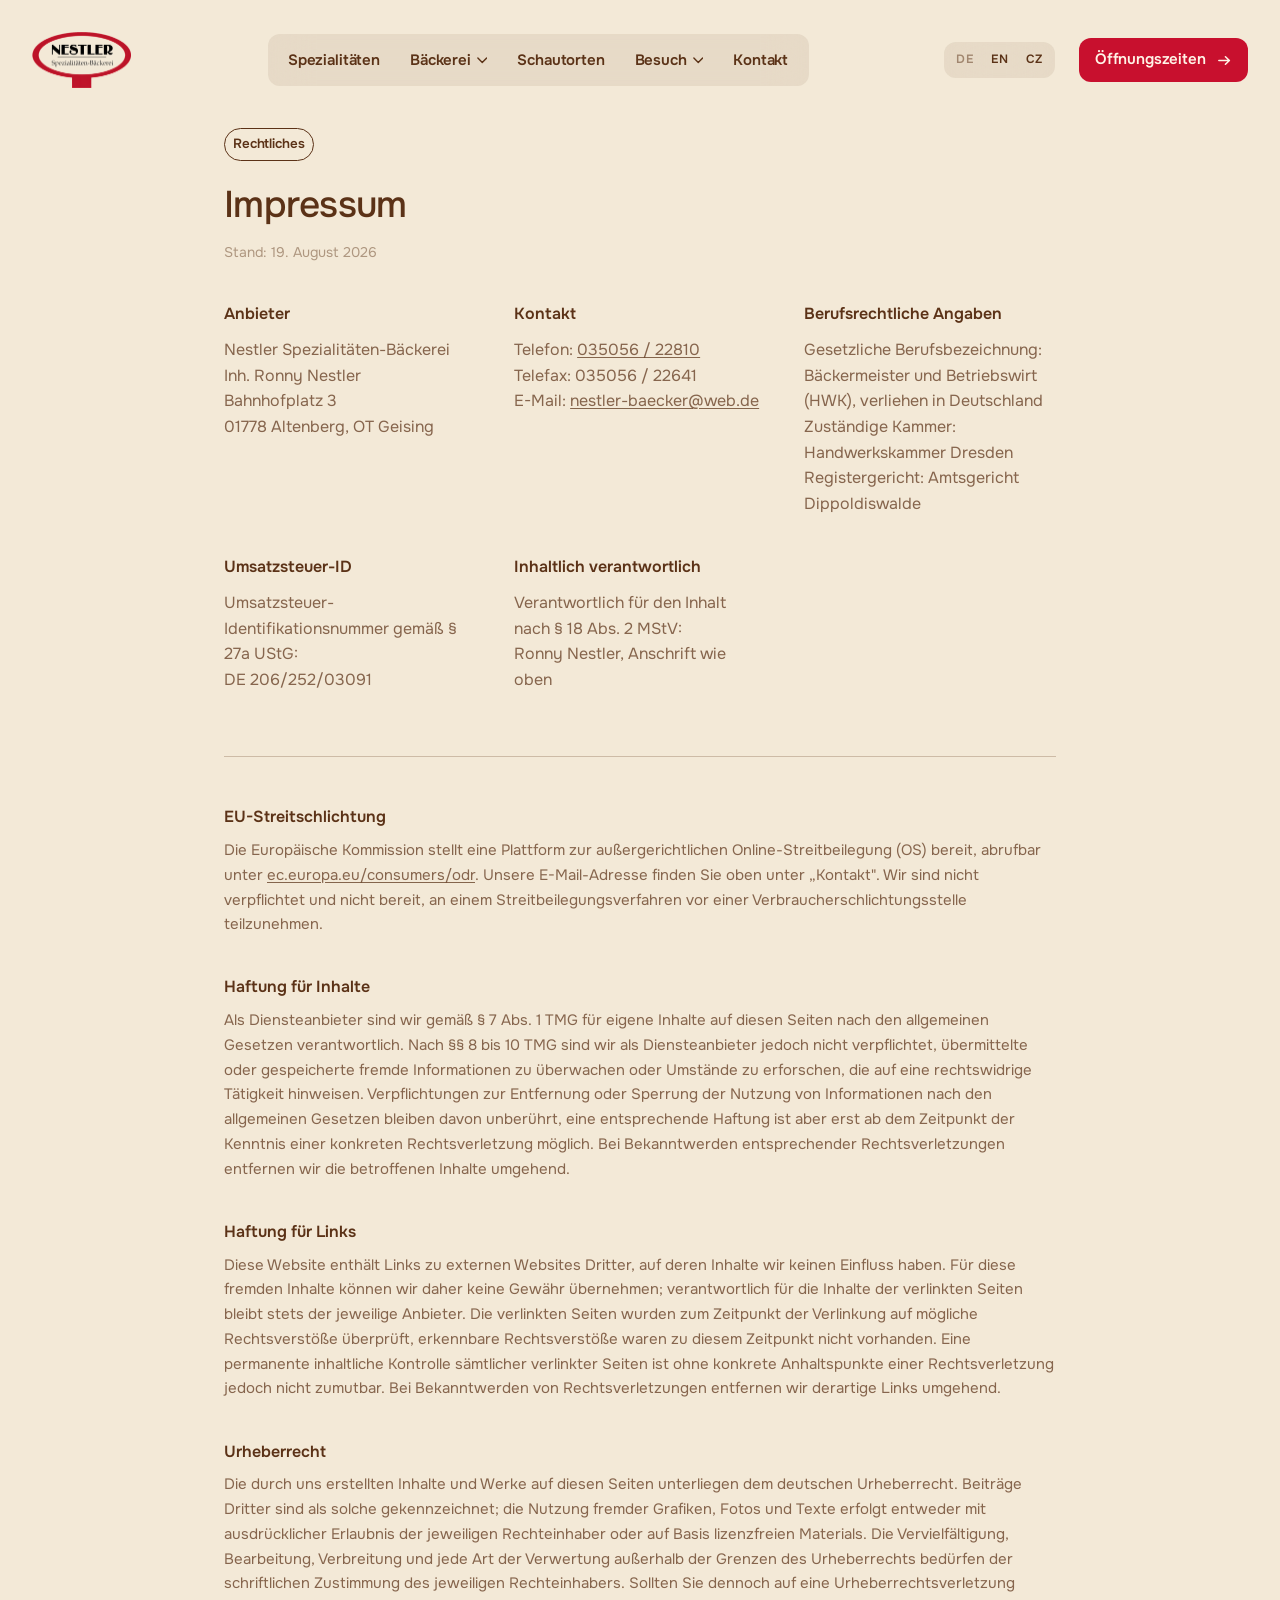
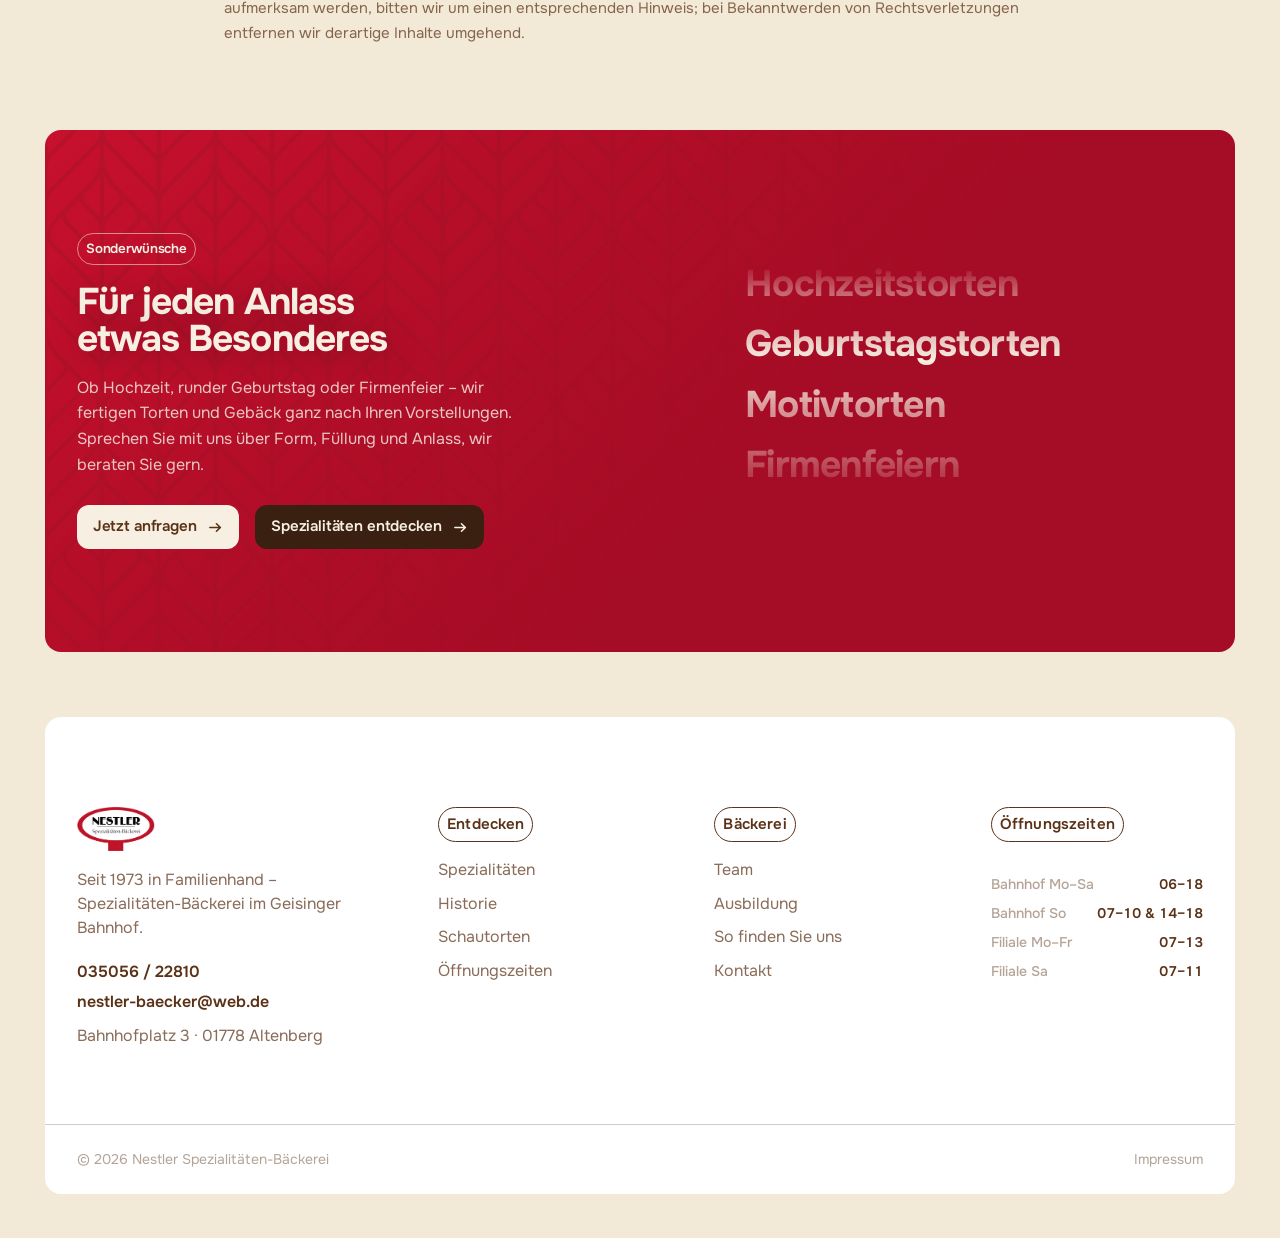
<file: impressum.html>
<!doctype html>
<html lang="de">
<head>
<meta charset="utf-8">
<meta name="viewport" content="width=device-width, initial-scale=1">

<title>Impressum – Nestler Spezialitäten-Bäckerei Geising</title>
<meta name="description" content="Impressum der Nestler Spezialitäten-Bäckerei: Anbieterkennzeichnung gemäß § 5 TMG, Kontaktdaten und rechtliche Angaben.">
<link rel="canonical" href="https://richard-bit-ui.github.io/nestler-baeckerei/impressum.html">
<meta name="theme-color" content="#F3E9D7">

<meta property="og:type" content="website">
<meta property="og:site_name" content="Nestler Spezialitäten-Bäckerei">
<meta property="og:locale" content="de_DE">
<meta property="og:url" content="https://richard-bit-ui.github.io/nestler-baeckerei/impressum.html">
<meta property="og:title" content="Impressum – Nestler Spezialitäten-Bäckerei Geising">
<meta property="og:description" content="Impressum der Nestler Spezialitäten-Bäckerei: Anbieterkennzeichnung gemäß § 5 TMG, Kontaktdaten und rechtliche Angaben.">
<meta property="og:image" content="https://richard-bit-ui.github.io/nestler-baeckerei/assets/img/og-image.jpg">
<meta property="og:image:width" content="1200">
<meta property="og:image:height" content="630">

<meta name="twitter:card" content="summary_large_image">
<meta name="twitter:image" content="https://richard-bit-ui.github.io/nestler-baeckerei/assets/img/og-image.jpg">

<link rel="preconnect" href="https://fonts.googleapis.com">
<link rel="preconnect" href="https://fonts.gstatic.com" crossorigin>
<link rel="stylesheet" href="https://fonts.googleapis.com/css2?family=Onest:wght@400;500;600;700;800&display=swap">
<link rel="stylesheet" href="assets/css/styles.css?v=116">
<link rel="icon" href="assets/img/favicon.png">
</head>
<body class="subpage">

<!-- baustein:kopf -->
<a class="skip-link" href="#inhalt">Zum Inhalt springen</a>

<header class="nav" id="nav" data-theme="light">
  <div class="nav__inner">
    <a class="nav__logo" href="index.html" aria-label="Nestler Spezialitäten-Bäckerei – Startseite">
      <img class="nav__logo-img nav__logo-img--light" src="assets/img/logo-light.png" alt="" width="800" height="451">
      <img class="nav__logo-img nav__logo-img--dark" src="assets/img/logo.png" alt="" width="800" height="451">
    </a>

    <nav class="nav__center" aria-label="Hauptnavigation">
      <ul class="nav__list">
        <li class="nav__item"><a class="nav__link" href="index.html#spezialitaeten">Spezialitäten</a></li>
        <li class="nav__item nav__item--menu">
          <button class="nav__link nav__link--menu" type="button" aria-expanded="false" aria-controls="menu-baeckerei">
            Bäckerei
            <svg class="nav__caret" viewBox="0 0 12 8" aria-hidden="true"><path d="M1 1.5 6 6.5l5-5" fill="none" stroke="currentColor" stroke-width="1.6" stroke-linecap="round" stroke-linejoin="round"/></svg>
          </button>
          <div class="dropdown" id="menu-baeckerei" hidden>
            <a class="dropdown__link" href="historie.html"><span>Historie</span><small>Drei Generationen in Bildern</small></a>
            <a class="dropdown__link" href="team.html"><span>Team</span><small>Die Menschen hinter der Theke</small></a>
            <a class="dropdown__link" href="ausbildung.html"><span>Ausbildung</span><small>Lerne das Handwerk bei uns</small></a>
          </div>
        </li>
        <li class="nav__item"><a class="nav__link" href="schautorten.html">Schautorten</a></li>
        <li class="nav__item nav__item--menu">
          <button class="nav__link nav__link--menu" type="button" aria-expanded="false" aria-controls="menu-besuch">
            Besuch
            <svg class="nav__caret" viewBox="0 0 12 8" aria-hidden="true"><path d="M1 1.5 6 6.5l5-5" fill="none" stroke="currentColor" stroke-width="1.6" stroke-linecap="round" stroke-linejoin="round"/></svg>
          </button>
          <div class="dropdown" id="menu-besuch" hidden>
            <a class="dropdown__link" href="index.html#oeffnungszeiten"><span>Öffnungszeiten</span><small>Bahnhof und Filiale Hauptstraße</small></a>
            <a class="dropdown__link" href="index.html#oeffnungszeiten"><span>So finden Sie uns</span><small>Mit der Bahn oder dem Auto</small></a>
          </div>
        </li>
        <li class="nav__item"><a class="nav__link" href="kontakt.html">Kontakt</a></li>
      </ul>
    </nav>

    <div class="nav__lang" aria-label="Sprache wählen">
      <span class="nav__lang-current" aria-current="true">DE</span>
      <a class="nav__lang-link" href="en/index.html" hreflang="en" lang="en">EN</a>
      <a class="nav__lang-link" href="cs/index.html" hreflang="cs" lang="cs">CZ</a>
    </div>

    <a class="btn btn--accent nav__cta" href="index.html#oeffnungszeiten">
      Öffnungszeiten
      <svg class="btn__arrow" viewBox="0 0 16 16" aria-hidden="true"><path d="M2 8h11M9 4l4.2 4L9 12" fill="none" stroke="currentColor" stroke-width="1.7" stroke-linecap="round" stroke-linejoin="round"/></svg>
    </a>

    <button class="burger" type="button" aria-expanded="false" aria-controls="mobilmenue" aria-label="Menü öffnen">
      <span></span><span></span>
    </button>
  </div>
</header>

<div class="mobilmenu" id="mobilmenue" data-scroll-native>
  <nav class="mobilmenu__nav" aria-label="Hauptnavigation (mobil)">
    <ul class="mobilmenu__list">
      <li><a href="index.html#spezialitaeten">Spezialitäten</a></li>
      <li><a href="schautorten.html">Schautorten</a></li>
      <li><a href="kontakt.html">Kontakt</a></li>
    </ul>
    <p class="mobilmenu__label">Bäckerei</p>
    <ul class="mobilmenu__list mobilmenu__list--sub">
      <li><a href="historie.html">Historie</a></li>
      <li><a href="team.html">Team</a></li>
      <li><a href="ausbildung.html">Ausbildung</a></li>
    </ul>
    <p class="mobilmenu__label">Besuch</p>
    <ul class="mobilmenu__list mobilmenu__list--sub">
      <li><a href="index.html#oeffnungszeiten">Öffnungszeiten</a></li>
      <li><a href="index.html#oeffnungszeiten">So finden Sie uns</a></li>
    </ul>
    <p class="mobilmenu__label">Sprache</p>
    <div class="mobilmenu__lang">
      <span class="mobilmenu__lang-current" aria-current="true">Deutsch</span>
      <a class="mobilmenu__lang-link" href="en/index.html" hreflang="en" lang="en">English</a>
      <a class="mobilmenu__lang-link" href="cs/index.html" hreflang="cs" lang="cs">Čeština</a>
    </div>
  </nav>
</div>
<!-- /baustein:kopf -->

<main id="inhalt">

  <!-- ── Impressum ──────────────────────────────────────────────────────
       Eigene Seite statt eingebetteter Abschnitt (siehe Kommentar in
       styles.css bei .subpage). Inhaltlich und optisch am 19.08.2026
       überarbeitet: bisher zwei knappe Blöcke + ein eingeklapptes
       "Haftungsausschluss"-Detail, das sich thematisch eigentlich auf
       Urheberrecht beschränkte. Ein vollständiges Impressum braucht
       üblicherweise mehr (Berufsangaben, USt-ID und Verantwortlichkeit
       einzeln statt in einem Fließtext-Absatz, dazu die drei Standard-
       Abschnitte Haftung für Inhalte / Haftung für Links / Urheberrecht
       sowie einen Hinweis zur EU-Streitschlichtung) – jetzt als klar
       gegliederte Fakten-Karten (.impressum__grid) plus durchgehend
       sichtbare Rechtstexte (.impressum__legal, nicht mehr hinter einem
       <details> versteckt, damit nichts Pflichtangaben-Relevantes einen
       Klick kostet). Adress-/Kontakt-/Registerangaben sind unverändert
       die echten, aus dem Impressum der Altsite übernommenen Fakten,
       die Rechtsgrundlagen-Verweise sind weiterhin auf dem aktuellen
       Stand (§ 5 TMG statt des 2020 abgelösten § 6 MDStV). Die neu
       ergänzten Absätze (Streitschlichtung/Haftung/Urheberrecht) sind
       Standardformulierungen, wie sie in praktisch jedem deutschen
       Impressum in ähnlicher Form stehen – keine Nestler-spezifischen
       Tatsachenbehauptungen. Trotzdem: rechtlich ungeprüft von mir –
       vor Livegang durch Steuerberater/Anwalt gegenchecken lassen, das
       ersetzt keine Rechtsberatung.

       Kundenkorrektur (noch selben Tag): keine "eingebettete Karte" mehr
       (.impressum__card, brauner Kartenton --card, Schatten) – der Text
       liegt jetzt direkt auf der normalen Cremefläche der .section, ganz
       ohne separate Box/Kasten. Nur noch .impressum__inner für die
       Lesebreite/Zentrierung. -->
  <section class="section impressum" id="impressum" data-nav-theme="light" aria-labelledby="impressum-heading">
    <div class="impressum__inner">
      <p class="pill">Rechtliches</p>
      <h1 class="impressum__heading" id="impressum-heading">Impressum</h1>
      <p class="impressum__updated">Stand: 19. August 2026</p>

      <div class="impressum__grid">
        <div class="impressum__block">
          <h3>Anbieter</h3>
          <p>Nestler Spezialitäten-Bäckerei<br>Inh. Ronny Nestler<br>Bahnhofplatz 3<br>01778 Altenberg, OT Geising</p>
        </div>

        <div class="impressum__block">
          <h3>Kontakt</h3>
          <p>Telefon: <a href="tel:+493505622810">035056 / 22810</a><br>Telefax: 035056 / 22641<br>E-Mail: <a href="mailto:nestler-baecker@web.de">nestler-baecker@web.de</a></p>
        </div>

        <div class="impressum__block">
          <h3>Berufsrechtliche Angaben</h3>
          <p>Gesetzliche Berufsbezeichnung: Bäckermeister und Betriebswirt (HWK), verliehen in Deutschland<br>Zuständige Kammer: Handwerkskammer Dresden<br>Registergericht: Amtsgericht Dippoldiswalde</p>
        </div>

        <div class="impressum__block">
          <h3>Umsatzsteuer-ID</h3>
          <p>Umsatzsteuer-Identifikationsnummer gemäß § 27a UStG:<br>DE 206/252/03091</p>
        </div>

        <div class="impressum__block">
          <h3>Inhaltlich verantwortlich</h3>
          <p>Verantwortlich für den Inhalt nach § 18 Abs. 2 MStV:<br>Ronny Nestler, Anschrift wie oben</p>
        </div>
      </div>

      <div class="impressum__legal">
        <div class="impressum__legal-item">
          <h3>EU-Streitschlichtung</h3>
          <p>Die Europäische Kommission stellt eine Plattform zur außergerichtlichen Online-Streitbeilegung (OS) bereit, abrufbar unter <a href="https://ec.europa.eu/consumers/odr/" target="_blank" rel="noopener noreferrer">ec.europa.eu/consumers/odr</a>. Unsere E-Mail-Adresse finden Sie oben unter „Kontakt". Wir sind nicht verpflichtet und nicht bereit, an einem Streitbeilegungsverfahren vor einer Verbraucherschlichtungsstelle teilzunehmen.</p>
        </div>

        <div class="impressum__legal-item">
          <h3>Haftung für Inhalte</h3>
          <p>Als Diensteanbieter sind wir gemäß § 7 Abs. 1 TMG für eigene Inhalte auf diesen Seiten nach den allgemeinen Gesetzen verantwortlich. Nach §§ 8 bis 10 TMG sind wir als Diensteanbieter jedoch nicht verpflichtet, übermittelte oder gespeicherte fremde Informationen zu überwachen oder Umstände zu erforschen, die auf eine rechtswidrige Tätigkeit hinweisen. Verpflichtungen zur Entfernung oder Sperrung der Nutzung von Informationen nach den allgemeinen Gesetzen bleiben davon unberührt, eine entsprechende Haftung ist aber erst ab dem Zeitpunkt der Kenntnis einer konkreten Rechtsverletzung möglich. Bei Bekanntwerden entsprechender Rechtsverletzungen entfernen wir die betroffenen Inhalte umgehend.</p>
        </div>

        <div class="impressum__legal-item">
          <h3>Haftung für Links</h3>
          <p>Diese Website enthält Links zu externen Websites Dritter, auf deren Inhalte wir keinen Einfluss haben. Für diese fremden Inhalte können wir daher keine Gewähr übernehmen; verantwortlich für die Inhalte der verlinkten Seiten bleibt stets der jeweilige Anbieter. Die verlinkten Seiten wurden zum Zeitpunkt der Verlinkung auf mögliche Rechtsverstöße überprüft, erkennbare Rechtsverstöße waren zu diesem Zeitpunkt nicht vorhanden. Eine permanente inhaltliche Kontrolle sämtlicher verlinkter Seiten ist ohne konkrete Anhaltspunkte einer Rechtsverletzung jedoch nicht zumutbar. Bei Bekanntwerden von Rechtsverletzungen entfernen wir derartige Links umgehend.</p>
        </div>

        <div class="impressum__legal-item">
          <h3>Urheberrecht</h3>
          <p>Die durch uns erstellten Inhalte und Werke auf diesen Seiten unterliegen dem deutschen Urheberrecht. Beiträge Dritter sind als solche gekennzeichnet; die Nutzung fremder Grafiken, Fotos und Texte erfolgt entweder mit ausdrücklicher Erlaubnis der jeweiligen Rechteinhaber oder auf Basis lizenzfreien Materials. Die Vervielfältigung, Bearbeitung, Verbreitung und jede Art der Verwertung außerhalb der Grenzen des Urheberrechts bedürfen der schriftlichen Zustimmung des jeweiligen Rechteinhabers. Sollten Sie dennoch auf eine Urheberrechtsverletzung aufmerksam werden, bitten wir um einen entsprechenden Hinweis; bei Bekanntwerden von Rechtsverletzungen entfernen wir derartige Inhalte umgehend.</p>
        </div>
      </div>
    </div>
  </section>


  <!-- baustein:sonderwuensche -->
  <!-- ── Sonderwünsche ────────────────────────────────────────────────
       Vorbild: die modernbakery.com-Startseite ("Custom bakery solutions
       for all") – satte Akzentfläche mit Wasserzeichen-Muster, Pill +
       Headline + Absatz + zwei Buttons links, rechts eine rotierende
       Wortliste (main.js tauscht alle ~2s die Wörter, das mittlere ist
       immer fett hervorgehoben). Bewusst als letzter Programmpunkt direkt
       vor dem Footer statt ganz oben wie im Vorbild – hier als
       Abschluss-CTA, nachdem alle Inhalte schon gezeigt wurden.

       Eingebettet wie die Öffnungszeiten-Karte (.oeff-wrap/.oeff__card):
       die äußere .section bleibt creme und Teil des Kachelstapels, das
       Rot liegt als eigene, auf allen vier Seiten gerundete Karte
       (.sw__card) mit sichtbarem Cremerand darin – sonst wirkte die
       Vollfläche zwischen den cremefarbenen Sektionen wie ein fremder,
       eingeworfener Farbklotz statt Teil des Seitenflusses. -->
  <section class="section sonderwuensche" id="sonderwuensche" data-nav-theme="dark" aria-labelledby="sw-heading">
    <div class="sw__card">
      <div class="sw__inner">
        <div class="sw__intro reveal">
          <span class="pill pill--light">Sonderwünsche</span>
          <h2 class="sw__title" id="sw-heading">Für jeden Anlass<br>etwas Besonderes</h2>
          <p class="sw__lede">Ob Hochzeit, runder Geburtstag oder Firmenfeier – wir fertigen Torten und Gebäck ganz nach Ihren Vorstellungen. Sprechen Sie mit uns über Form, Füllung und Anlass, wir beraten Sie gern.</p>
          <div class="sw__actions">
            <a class="btn btn--light" href="kontakt.html#kontakt-form">
              Jetzt anfragen
              <svg class="btn__arrow" viewBox="0 0 16 16" aria-hidden="true"><path d="M2 8h11M9 4l4.2 4L9 12" fill="none" stroke="currentColor" stroke-width="1.7" stroke-linecap="round" stroke-linejoin="round"/></svg>
            </a>
            <a class="btn btn--dark" href="index.html#spezialitaeten">
              Spezialitäten entdecken
              <svg class="btn__arrow" viewBox="0 0 16 16" aria-hidden="true"><path d="M2 8h11M9 4l4.2 4L9 12" fill="none" stroke="currentColor" stroke-width="1.7" stroke-linecap="round" stroke-linejoin="round"/></svg>
            </a>
          </div>
        </div>

        <!-- Wortliste in einem festen Fenster (.sw__words). Das Band laeuft
             rein per CSS-Animation (@keyframes sw-roll, siehe styles.css)
             gleichmaessig nach oben - kein JavaScript, kein Scroll-Bezug,
             startet von selbst und haelt nie an.
             Alle Begriffe sind gestochen scharf; die Betonung entsteht allein
             ueber die Maske auf .sw__words, die nach oben hin ausblendet: unten
             steht der Begriff voll deckend (im Fokus), darueber werden sie
             stufenlos blasser - genau wie beim Vorbild.
             Die sieben Begriffe stehen zweimal hintereinander: bei
             translateY(-50 Prozent) liegt die zweite Haelfte (.sw__dup)
             pixelgenau am Startpunkt der ersten, dadurch laeuft die Schleife
             nahtlos. Im statischen Fallback (mobil / reduzierte Bewegung)
             wird die zweite Haelfte ausgeblendet. -->
        <div class="sw__words" aria-hidden="true">
          <ul class="sw__words-list">
            <li>Hochzeitstorten</li>
            <li>Geburtstagstorten</li>
            <li>Motivtorten</li>
            <li>Firmenfeiern</li>
            <li>Konfirmation</li>
            <li>Trauerfeiern</li>
            <li>Weihnachtsgebäck</li>
            <li class="sw__dup">Hochzeitstorten</li>
            <li class="sw__dup">Geburtstagstorten</li>
            <li class="sw__dup">Motivtorten</li>
            <li class="sw__dup">Firmenfeiern</li>
            <li class="sw__dup">Konfirmation</li>
            <li class="sw__dup">Trauerfeiern</li>
            <li class="sw__dup">Weihnachtsgebäck</li>
          </ul>
        </div>
      </div>
    </div>
  </section>
  <!-- /baustein:sonderwuensche -->
</main>

<!-- baustein:footer -->
<footer class="footer">
 <div class="footer__card">
  <div class="footer__inner">

    <div class="footer__brand">
      <img class="footer__logo" src="assets/img/logo.png" alt="Nestler Spezialitäten-Bäckerei" width="800" height="451">
      <p class="footer__tagline">Seit 1973 in Familienhand – Spezialitäten-Bäckerei im Geisinger Bahnhof.</p>
      <div class="footer__contact">
        <a href="tel:+493505622810">035056 / 22810</a>
        <a href="mailto:nestler-baecker@web.de">nestler-baecker@web.de</a>
        <p>Bahnhofplatz 3 · 01778 Altenberg</p>
      </div>
    </div>

    <nav class="footer__col" aria-label="Entdecken">
      <p class="footer__col-title pill">Entdecken</p>
      <ul>
        <li><a href="index.html#spezialitaeten">Spezialitäten</a></li>
        <li><a href="historie.html">Historie</a></li>
        <li><a href="schautorten.html">Schautorten</a></li>
        <li><a href="index.html#oeffnungszeiten">Öffnungszeiten</a></li>
      </ul>
    </nav>

    <nav class="footer__col" aria-label="Bäckerei">
      <p class="footer__col-title pill">Bäckerei</p>
      <ul>
        <li><a href="team.html">Team</a></li>
        <li><a href="ausbildung.html">Ausbildung</a></li>
        <li><a href="index.html#oeffnungszeiten">So finden Sie uns</a></li>
        <li><a href="kontakt.html">Kontakt</a></li>
      </ul>
    </nav>

    <div class="footer__col">
      <p class="footer__col-title pill">Öffnungszeiten</p>
      <dl class="footer__hours">
        <div><dt>Bahnhof Mo–Sa</dt><dd>06–18</dd></div>
        <div><dt>Bahnhof So</dt><dd>07–10 &amp; 14–18</dd></div>
        <div><dt>Filiale Mo–Fr</dt><dd>07–13</dd></div>
        <div><dt>Filiale Sa</dt><dd>07–11</dd></div>
      </dl>
    </div>

  </div>

  <div class="footer__bottom">
    <p>© <span data-year>2026</span> Nestler Spezialitäten-Bäckerei</p>
    <a href="impressum.html" aria-current="page">Impressum</a>
  </div>
 </div>
</footer>
<!-- /baustein:footer -->

<script src="assets/js/main.js?v=116" defer></script>
</body>
</html>
</file>
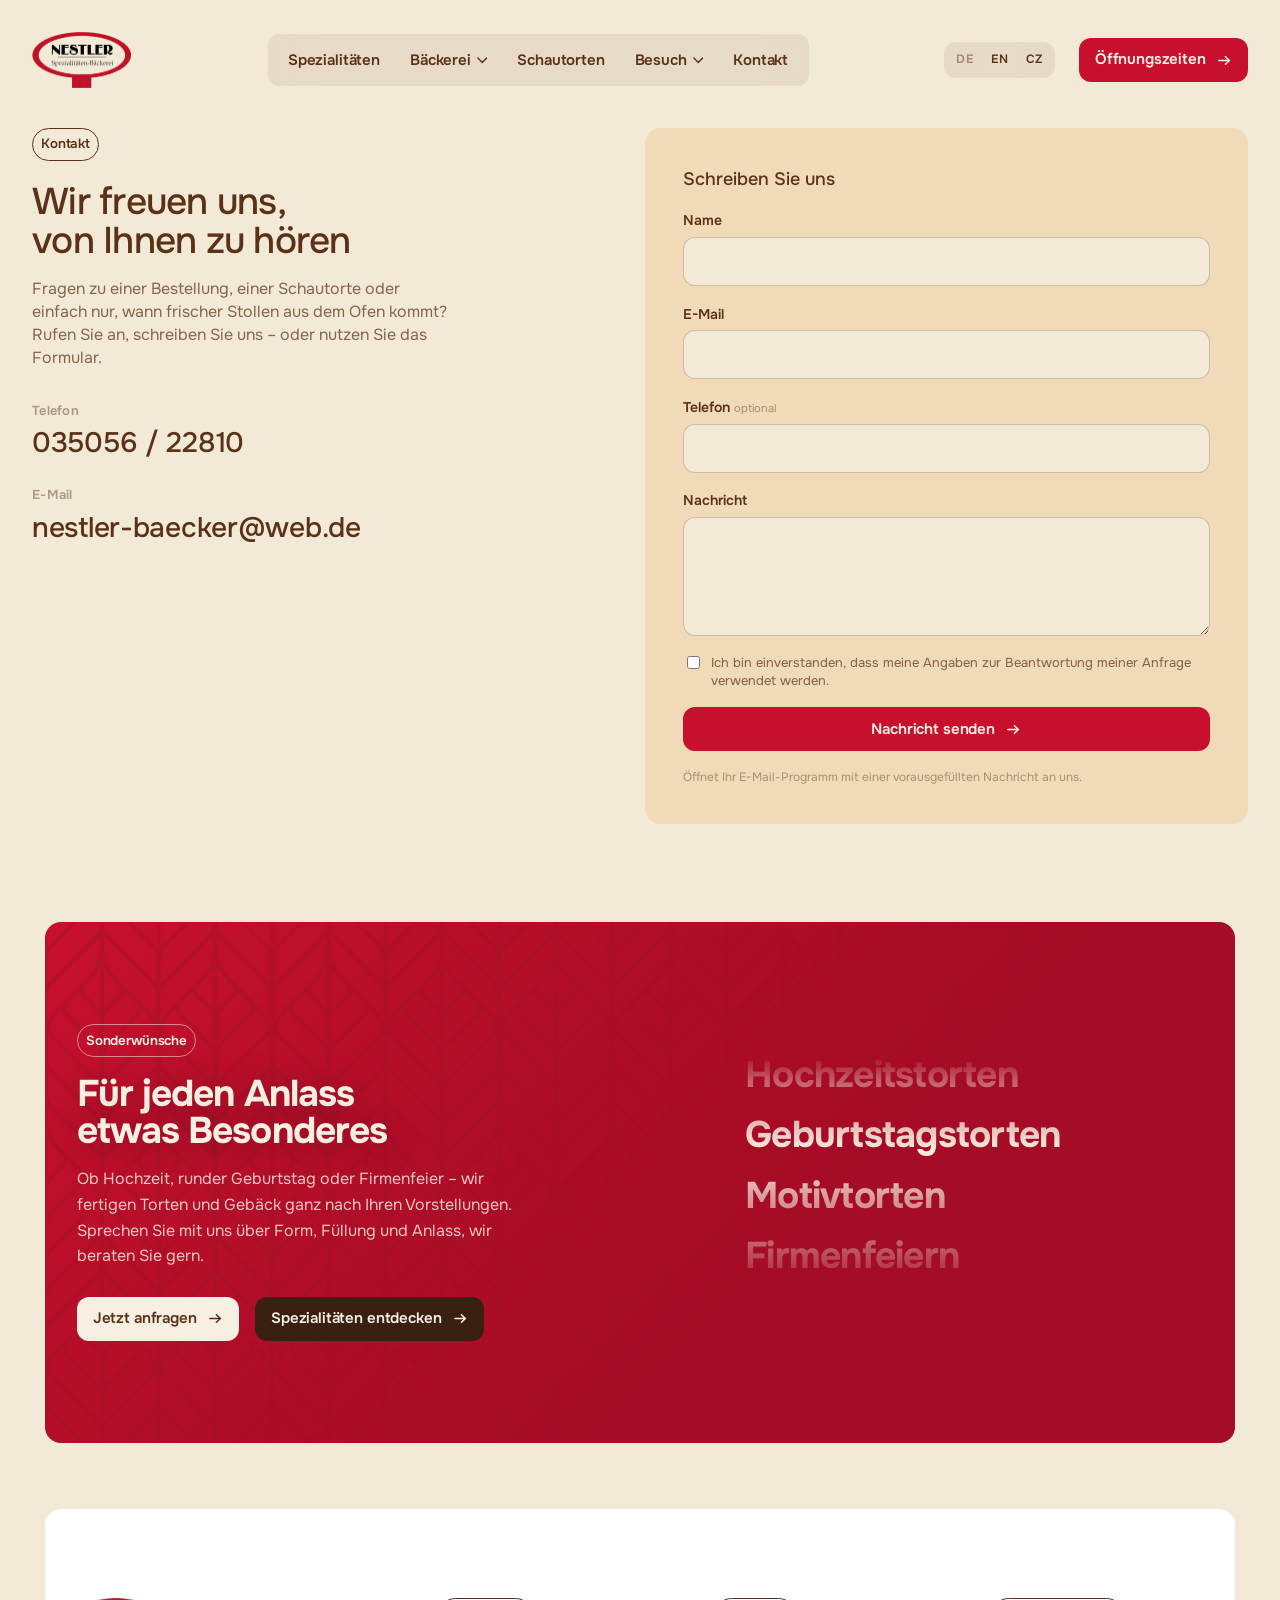
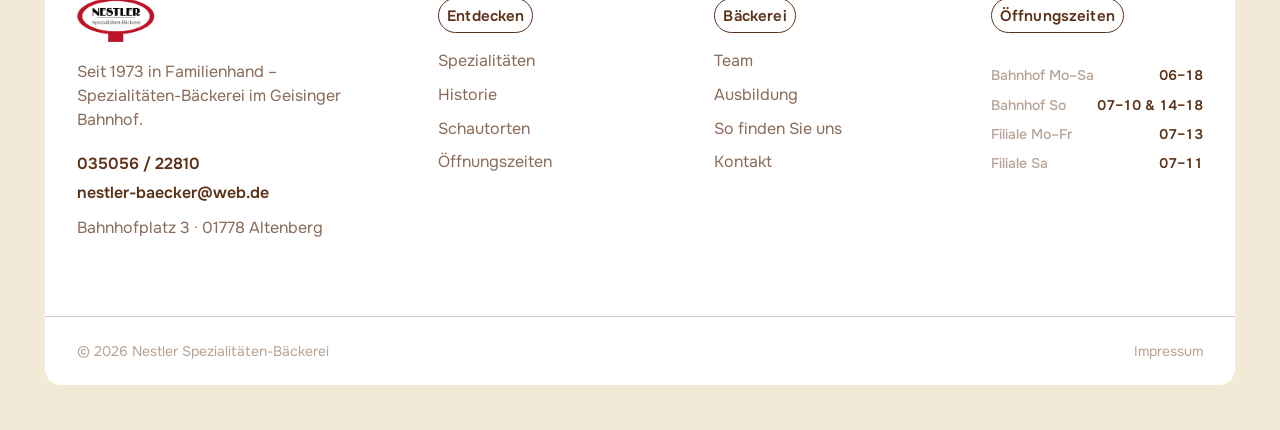
<file: kontakt.html>
<!doctype html>
<html lang="de">
<head>
<meta charset="utf-8">
<meta name="viewport" content="width=device-width, initial-scale=1">

<title>Kontakt – Nestler Spezialitäten-Bäckerei Geising</title>
<meta name="description" content="Kontaktieren Sie die Nestler Spezialitäten-Bäckerei Geising: Telefon, E-Mail oder das Kontaktformular – wir freuen uns auf Ihre Nachricht.">
<link rel="canonical" href="https://richard-bit-ui.github.io/nestler-baeckerei/kontakt.html">
<meta name="theme-color" content="#F3E9D7">

<meta property="og:type" content="website">
<meta property="og:site_name" content="Nestler Spezialitäten-Bäckerei">
<meta property="og:locale" content="de_DE">
<meta property="og:url" content="https://richard-bit-ui.github.io/nestler-baeckerei/kontakt.html">
<meta property="og:title" content="Kontakt – Nestler Spezialitäten-Bäckerei Geising">
<meta property="og:description" content="Kontaktieren Sie die Nestler Spezialitäten-Bäckerei Geising: Telefon, E-Mail oder das Kontaktformular – wir freuen uns auf Ihre Nachricht.">
<meta property="og:image" content="https://richard-bit-ui.github.io/nestler-baeckerei/assets/img/og-image.jpg">
<meta property="og:image:width" content="1200">
<meta property="og:image:height" content="630">

<meta name="twitter:card" content="summary_large_image">
<meta name="twitter:image" content="https://richard-bit-ui.github.io/nestler-baeckerei/assets/img/og-image.jpg">

<link rel="preconnect" href="https://fonts.googleapis.com">
<link rel="preconnect" href="https://fonts.gstatic.com" crossorigin>
<link rel="stylesheet" href="https://fonts.googleapis.com/css2?family=Onest:wght@400;500;600;700;800&display=swap">
<link rel="stylesheet" href="assets/css/styles.css?v=116">
<link rel="icon" href="assets/img/favicon.png">
</head>
<body class="subpage">

<!-- baustein:kopf -->
<a class="skip-link" href="#inhalt">Zum Inhalt springen</a>

<header class="nav" id="nav" data-theme="light">
  <div class="nav__inner">
    <a class="nav__logo" href="index.html" aria-label="Nestler Spezialitäten-Bäckerei – Startseite">
      <img class="nav__logo-img nav__logo-img--light" src="assets/img/logo-light.png" alt="" width="800" height="451">
      <img class="nav__logo-img nav__logo-img--dark" src="assets/img/logo.png" alt="" width="800" height="451">
    </a>

    <nav class="nav__center" aria-label="Hauptnavigation">
      <ul class="nav__list">
        <li class="nav__item"><a class="nav__link" href="index.html#spezialitaeten">Spezialitäten</a></li>
        <li class="nav__item nav__item--menu">
          <button class="nav__link nav__link--menu" type="button" aria-expanded="false" aria-controls="menu-baeckerei">
            Bäckerei
            <svg class="nav__caret" viewBox="0 0 12 8" aria-hidden="true"><path d="M1 1.5 6 6.5l5-5" fill="none" stroke="currentColor" stroke-width="1.6" stroke-linecap="round" stroke-linejoin="round"/></svg>
          </button>
          <div class="dropdown" id="menu-baeckerei" hidden>
            <a class="dropdown__link" href="historie.html"><span>Historie</span><small>Drei Generationen in Bildern</small></a>
            <a class="dropdown__link" href="team.html"><span>Team</span><small>Die Menschen hinter der Theke</small></a>
            <a class="dropdown__link" href="ausbildung.html"><span>Ausbildung</span><small>Lerne das Handwerk bei uns</small></a>
          </div>
        </li>
        <li class="nav__item"><a class="nav__link" href="schautorten.html">Schautorten</a></li>
        <li class="nav__item nav__item--menu">
          <button class="nav__link nav__link--menu" type="button" aria-expanded="false" aria-controls="menu-besuch">
            Besuch
            <svg class="nav__caret" viewBox="0 0 12 8" aria-hidden="true"><path d="M1 1.5 6 6.5l5-5" fill="none" stroke="currentColor" stroke-width="1.6" stroke-linecap="round" stroke-linejoin="round"/></svg>
          </button>
          <div class="dropdown" id="menu-besuch" hidden>
            <a class="dropdown__link" href="index.html#oeffnungszeiten"><span>Öffnungszeiten</span><small>Bahnhof und Filiale Hauptstraße</small></a>
            <a class="dropdown__link" href="index.html#oeffnungszeiten"><span>So finden Sie uns</span><small>Mit der Bahn oder dem Auto</small></a>
          </div>
        </li>
        <li class="nav__item"><a class="nav__link" href="kontakt.html" aria-current="page">Kontakt</a></li>
      </ul>
    </nav>

    <div class="nav__lang" aria-label="Sprache wählen">
      <span class="nav__lang-current" aria-current="true">DE</span>
      <a class="nav__lang-link" href="en/index.html" hreflang="en" lang="en">EN</a>
      <a class="nav__lang-link" href="cs/index.html" hreflang="cs" lang="cs">CZ</a>
    </div>

    <a class="btn btn--accent nav__cta" href="index.html#oeffnungszeiten">
      Öffnungszeiten
      <svg class="btn__arrow" viewBox="0 0 16 16" aria-hidden="true"><path d="M2 8h11M9 4l4.2 4L9 12" fill="none" stroke="currentColor" stroke-width="1.7" stroke-linecap="round" stroke-linejoin="round"/></svg>
    </a>

    <button class="burger" type="button" aria-expanded="false" aria-controls="mobilmenue" aria-label="Menü öffnen">
      <span></span><span></span>
    </button>
  </div>
</header>

<div class="mobilmenu" id="mobilmenue" data-scroll-native>
  <nav class="mobilmenu__nav" aria-label="Hauptnavigation (mobil)">
    <ul class="mobilmenu__list">
      <li><a href="index.html#spezialitaeten">Spezialitäten</a></li>
      <li><a href="schautorten.html">Schautorten</a></li>
      <li><a href="kontakt.html" aria-current="page">Kontakt</a></li>
    </ul>
    <p class="mobilmenu__label">Bäckerei</p>
    <ul class="mobilmenu__list mobilmenu__list--sub">
      <li><a href="historie.html">Historie</a></li>
      <li><a href="team.html">Team</a></li>
      <li><a href="ausbildung.html">Ausbildung</a></li>
    </ul>
    <p class="mobilmenu__label">Besuch</p>
    <ul class="mobilmenu__list mobilmenu__list--sub">
      <li><a href="index.html#oeffnungszeiten">Öffnungszeiten</a></li>
      <li><a href="index.html#oeffnungszeiten">So finden Sie uns</a></li>
    </ul>
    <p class="mobilmenu__label">Sprache</p>
    <div class="mobilmenu__lang">
      <span class="mobilmenu__lang-current" aria-current="true">Deutsch</span>
      <a class="mobilmenu__lang-link" href="en/index.html" hreflang="en" lang="en">English</a>
      <a class="mobilmenu__lang-link" href="cs/index.html" hreflang="cs" lang="cs">Čeština</a>
    </div>
  </nav>
</div>
<!-- /baustein:kopf -->

<main id="inhalt">

  <!-- ── Kontakt ────────────────────────────────────────────────────────
       Layout nach dem Vorbild der modernbakery.com/contact-Seite: Telefon
       + E-Mail groß und zuerst, dann ein Formular ("Leave us a message").
       Das Vorbild hat dahinter einen eigenen Server, der die Formular-
       daten entgegennimmt – diese Seite ist rein statisch (server.js
       liefert nur Dateien aus), daher öffnet "Absenden" stattdessen das
       E-Mail-Programm mit vorausgefüllter Nachricht (siehe main.js).
       Kein echtes AJAX-Versenden, aber ohne eigenes Backend die einzige
       Lösung, die garantiert überall funktioniert. -->
  <section class="section kontakt" id="kontakt" data-nav-theme="light" aria-labelledby="kontakt-heading">
    <div class="kontakt__inner">

      <div class="kontakt__intro reveal">
        <p class="pill">Kontakt</p>
        <h1 class="kontakt__heading" id="kontakt-heading">Wir freuen uns,<br>von Ihnen zu hören</h1>
        <p class="kontakt__lede">Fragen zu einer Bestellung, einer Schautorte oder einfach nur, wann frischer Stollen aus dem Ofen kommt? Rufen Sie an, schreiben Sie uns – oder nutzen Sie das Formular.</p>

        <div class="kontakt__quick">
          <a class="kontakt__quick-link" href="tel:+493505622810">
            <span class="kontakt__quick-label">Telefon</span>
            <span class="kontakt__quick-value">035056 / 22810</span>
          </a>
          <a class="kontakt__quick-link" href="mailto:nestler-baecker@web.de">
            <span class="kontakt__quick-label">E-Mail</span>
            <span class="kontakt__quick-value">nestler-baecker@web.de</span>
          </a>
        </div>
      </div>

      <form class="kontakt__form reveal" id="kontakt-form" data-kontakt-form novalidate>
        <p class="kontakt__form-title">Schreiben Sie uns</p>

        <div class="kontakt__field">
          <label for="kf-name">Name</label>
          <input type="text" id="kf-name" name="name" autocomplete="name" required>
        </div>

        <div class="kontakt__field">
          <label for="kf-email">E-Mail</label>
          <input type="email" id="kf-email" name="email" autocomplete="email" required>
        </div>

        <div class="kontakt__field">
          <label for="kf-telefon">Telefon <span class="kontakt__optional">optional</span></label>
          <input type="tel" id="kf-telefon" name="telefon" autocomplete="tel">
        </div>

        <div class="kontakt__field">
          <label for="kf-nachricht">Nachricht</label>
          <textarea id="kf-nachricht" name="nachricht" rows="4" required></textarea>
        </div>

        <label class="kontakt__consent">
          <input type="checkbox" required>
          <span>Ich bin einverstanden, dass meine Angaben zur Beantwortung meiner Anfrage verwendet werden.</span>
        </label>

        <button type="submit" class="btn btn--accent kontakt__submit">
          Nachricht senden
          <svg class="btn__arrow" viewBox="0 0 16 16" aria-hidden="true"><path d="M2 8h11M9 4l4.2 4L9 12" fill="none" stroke="currentColor" stroke-width="1.7" stroke-linecap="round" stroke-linejoin="round"/></svg>
        </button>
        <p class="kontakt__form-note">Öffnet Ihr E-Mail-Programm mit einer vorausgefüllten Nachricht an uns.</p>
      </form>

    </div>
  </section>


  <!-- baustein:sonderwuensche -->
  <!-- ── Sonderwünsche ────────────────────────────────────────────────
       Vorbild: die modernbakery.com-Startseite ("Custom bakery solutions
       for all") – satte Akzentfläche mit Wasserzeichen-Muster, Pill +
       Headline + Absatz + zwei Buttons links, rechts eine rotierende
       Wortliste (main.js tauscht alle ~2s die Wörter, das mittlere ist
       immer fett hervorgehoben). Bewusst als letzter Programmpunkt direkt
       vor dem Footer statt ganz oben wie im Vorbild – hier als
       Abschluss-CTA, nachdem alle Inhalte schon gezeigt wurden.

       Eingebettet wie die Öffnungszeiten-Karte (.oeff-wrap/.oeff__card):
       die äußere .section bleibt creme und Teil des Kachelstapels, das
       Rot liegt als eigene, auf allen vier Seiten gerundete Karte
       (.sw__card) mit sichtbarem Cremerand darin – sonst wirkte die
       Vollfläche zwischen den cremefarbenen Sektionen wie ein fremder,
       eingeworfener Farbklotz statt Teil des Seitenflusses. -->
  <section class="section sonderwuensche" id="sonderwuensche" data-nav-theme="dark" aria-labelledby="sw-heading">
    <div class="sw__card">
      <div class="sw__inner">
        <div class="sw__intro reveal">
          <span class="pill pill--light">Sonderwünsche</span>
          <h2 class="sw__title" id="sw-heading">Für jeden Anlass<br>etwas Besonderes</h2>
          <p class="sw__lede">Ob Hochzeit, runder Geburtstag oder Firmenfeier – wir fertigen Torten und Gebäck ganz nach Ihren Vorstellungen. Sprechen Sie mit uns über Form, Füllung und Anlass, wir beraten Sie gern.</p>
          <div class="sw__actions">
            <a class="btn btn--light" href="#kontakt-form">
              Jetzt anfragen
              <svg class="btn__arrow" viewBox="0 0 16 16" aria-hidden="true"><path d="M2 8h11M9 4l4.2 4L9 12" fill="none" stroke="currentColor" stroke-width="1.7" stroke-linecap="round" stroke-linejoin="round"/></svg>
            </a>
            <a class="btn btn--dark" href="index.html#spezialitaeten">
              Spezialitäten entdecken
              <svg class="btn__arrow" viewBox="0 0 16 16" aria-hidden="true"><path d="M2 8h11M9 4l4.2 4L9 12" fill="none" stroke="currentColor" stroke-width="1.7" stroke-linecap="round" stroke-linejoin="round"/></svg>
            </a>
          </div>
        </div>

        <!-- Wortliste in einem festen Fenster (.sw__words). Das Band laeuft
             rein per CSS-Animation (@keyframes sw-roll, siehe styles.css)
             gleichmaessig nach oben - kein JavaScript, kein Scroll-Bezug,
             startet von selbst und haelt nie an.
             Alle Begriffe sind gestochen scharf; die Betonung entsteht allein
             ueber die Maske auf .sw__words, die nach oben hin ausblendet: unten
             steht der Begriff voll deckend (im Fokus), darueber werden sie
             stufenlos blasser - genau wie beim Vorbild.
             Die sieben Begriffe stehen zweimal hintereinander: bei
             translateY(-50 Prozent) liegt die zweite Haelfte (.sw__dup)
             pixelgenau am Startpunkt der ersten, dadurch laeuft die Schleife
             nahtlos. Im statischen Fallback (mobil / reduzierte Bewegung)
             wird die zweite Haelfte ausgeblendet. -->
        <div class="sw__words" aria-hidden="true">
          <ul class="sw__words-list">
            <li>Hochzeitstorten</li>
            <li>Geburtstagstorten</li>
            <li>Motivtorten</li>
            <li>Firmenfeiern</li>
            <li>Konfirmation</li>
            <li>Trauerfeiern</li>
            <li>Weihnachtsgebäck</li>
            <li class="sw__dup">Hochzeitstorten</li>
            <li class="sw__dup">Geburtstagstorten</li>
            <li class="sw__dup">Motivtorten</li>
            <li class="sw__dup">Firmenfeiern</li>
            <li class="sw__dup">Konfirmation</li>
            <li class="sw__dup">Trauerfeiern</li>
            <li class="sw__dup">Weihnachtsgebäck</li>
          </ul>
        </div>
      </div>
    </div>
  </section>
  <!-- /baustein:sonderwuensche -->


</main>

<!-- baustein:footer -->
<footer class="footer">
 <div class="footer__card">
  <div class="footer__inner">

    <div class="footer__brand">
      <img class="footer__logo" src="assets/img/logo.png" alt="Nestler Spezialitäten-Bäckerei" width="800" height="451">
      <p class="footer__tagline">Seit 1973 in Familienhand – Spezialitäten-Bäckerei im Geisinger Bahnhof.</p>
      <div class="footer__contact">
        <a href="tel:+493505622810">035056 / 22810</a>
        <a href="mailto:nestler-baecker@web.de">nestler-baecker@web.de</a>
        <p>Bahnhofplatz 3 · 01778 Altenberg</p>
      </div>
    </div>

    <nav class="footer__col" aria-label="Entdecken">
      <p class="footer__col-title pill">Entdecken</p>
      <ul>
        <li><a href="index.html#spezialitaeten">Spezialitäten</a></li>
        <li><a href="historie.html">Historie</a></li>
        <li><a href="schautorten.html">Schautorten</a></li>
        <li><a href="index.html#oeffnungszeiten">Öffnungszeiten</a></li>
      </ul>
    </nav>

    <nav class="footer__col" aria-label="Bäckerei">
      <p class="footer__col-title pill">Bäckerei</p>
      <ul>
        <li><a href="team.html">Team</a></li>
        <li><a href="ausbildung.html">Ausbildung</a></li>
        <li><a href="index.html#oeffnungszeiten">So finden Sie uns</a></li>
        <li><a href="kontakt.html" aria-current="page">Kontakt</a></li>
      </ul>
    </nav>

    <div class="footer__col">
      <p class="footer__col-title pill">Öffnungszeiten</p>
      <dl class="footer__hours">
        <div><dt>Bahnhof Mo–Sa</dt><dd>06–18</dd></div>
        <div><dt>Bahnhof So</dt><dd>07–10 &amp; 14–18</dd></div>
        <div><dt>Filiale Mo–Fr</dt><dd>07–13</dd></div>
        <div><dt>Filiale Sa</dt><dd>07–11</dd></div>
      </dl>
    </div>

  </div>

  <div class="footer__bottom">
    <p>© <span data-year>2026</span> Nestler Spezialitäten-Bäckerei</p>
    <a href="impressum.html">Impressum</a>
  </div>
 </div>
</footer>
<!-- /baustein:footer -->



<script src="assets/js/main.js?v=116" defer></script>
</body>
</html>
</file>
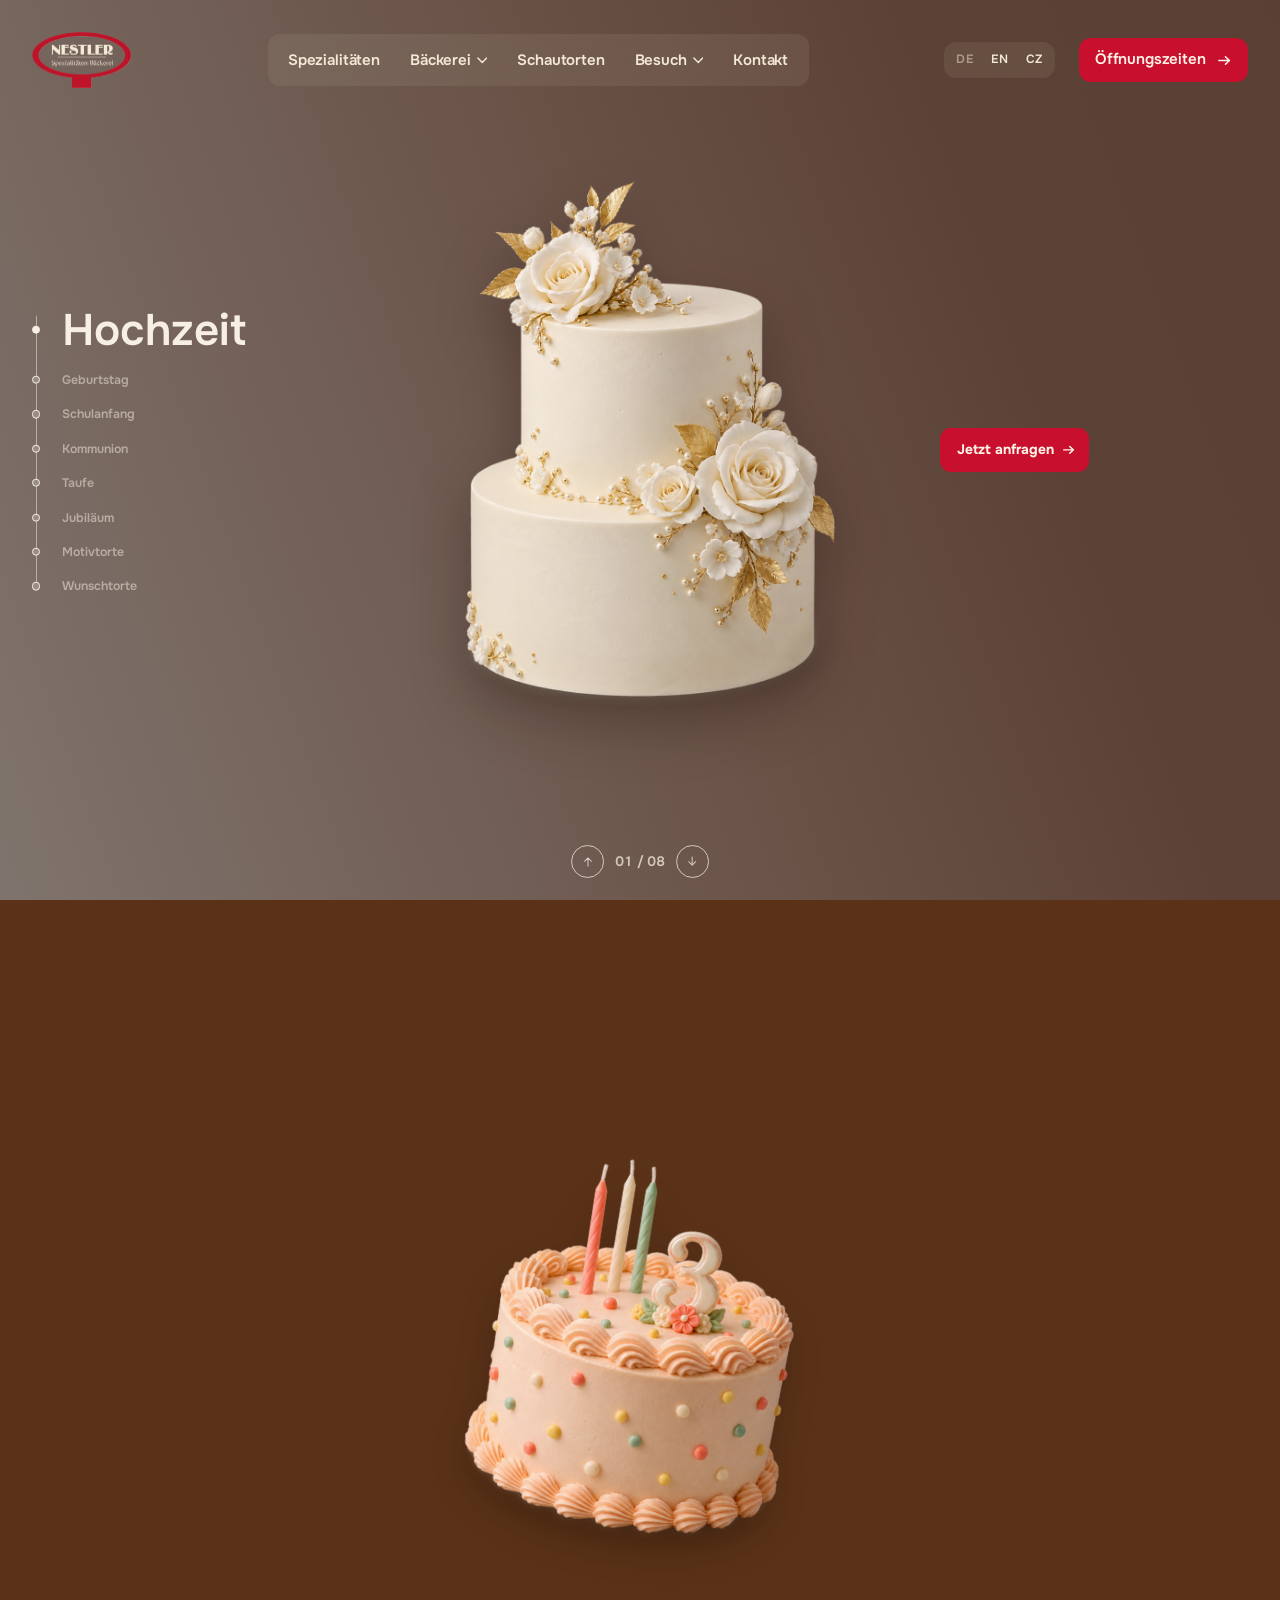
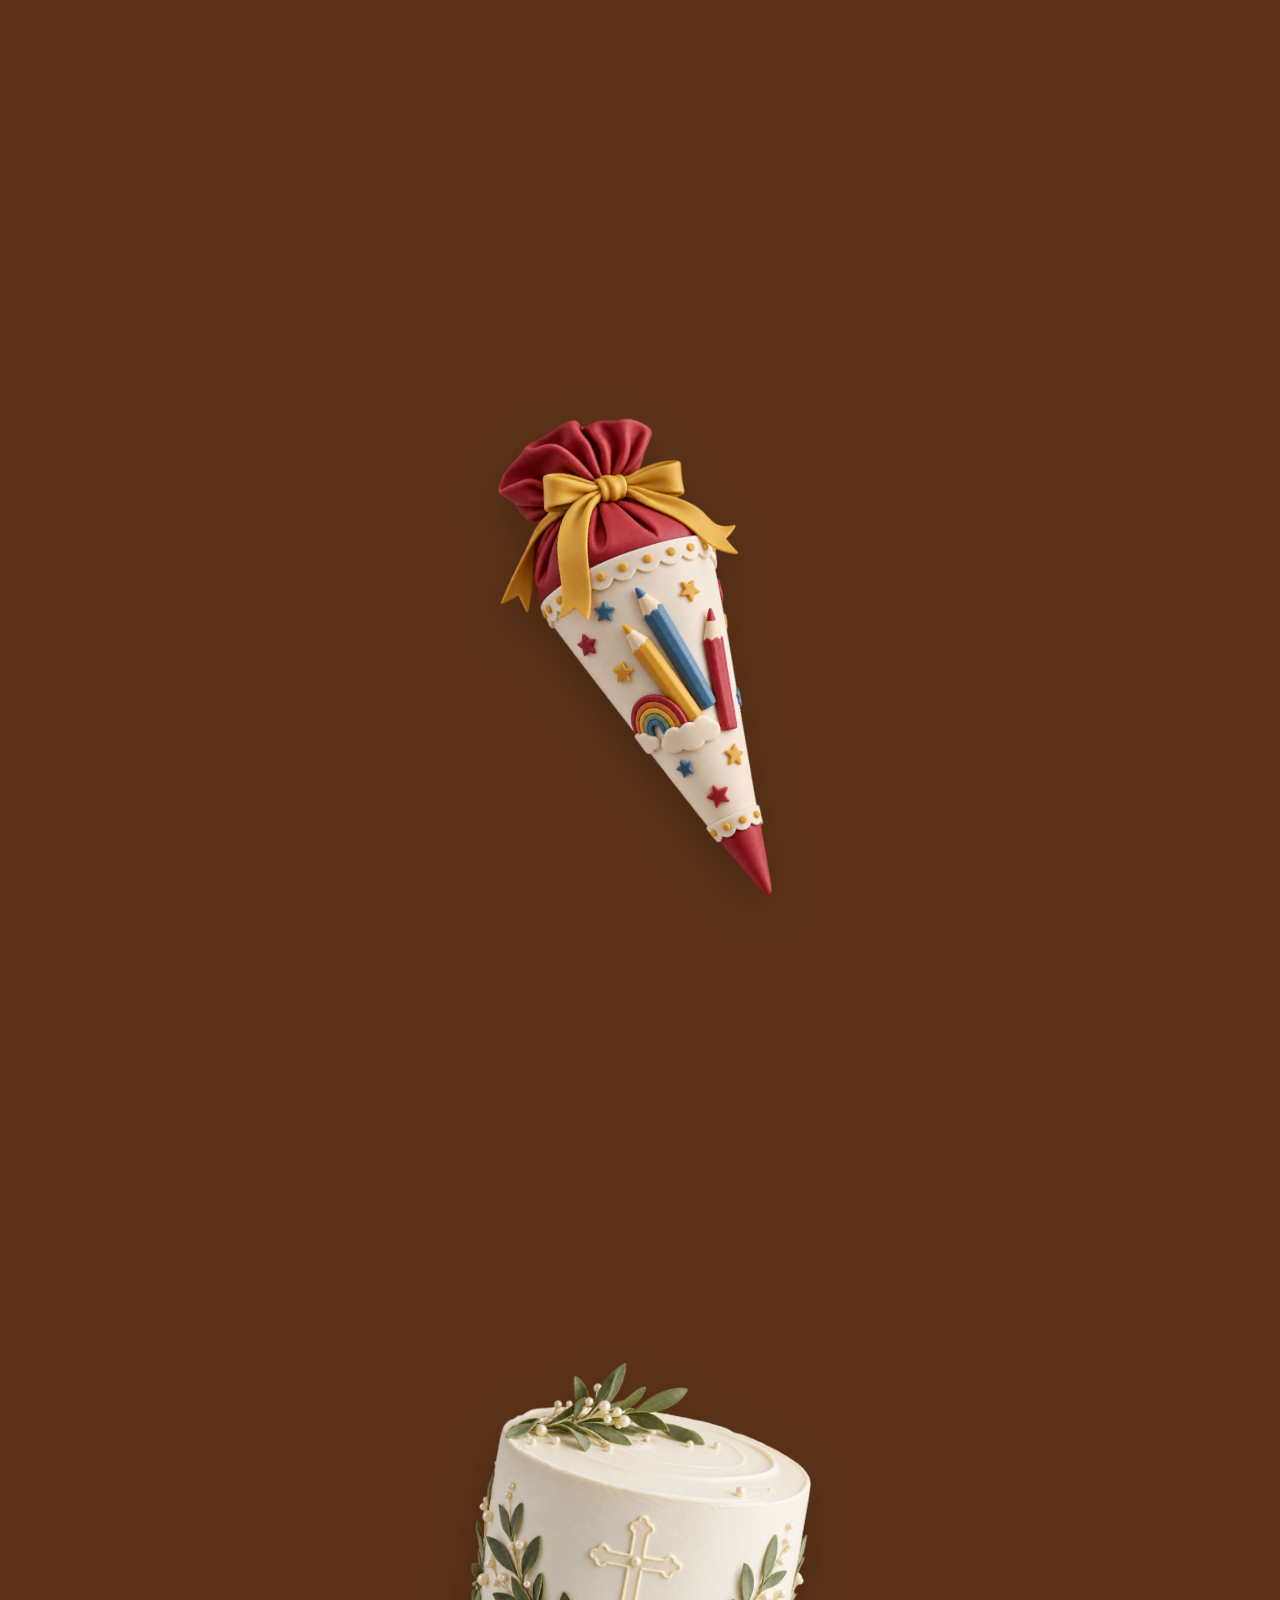
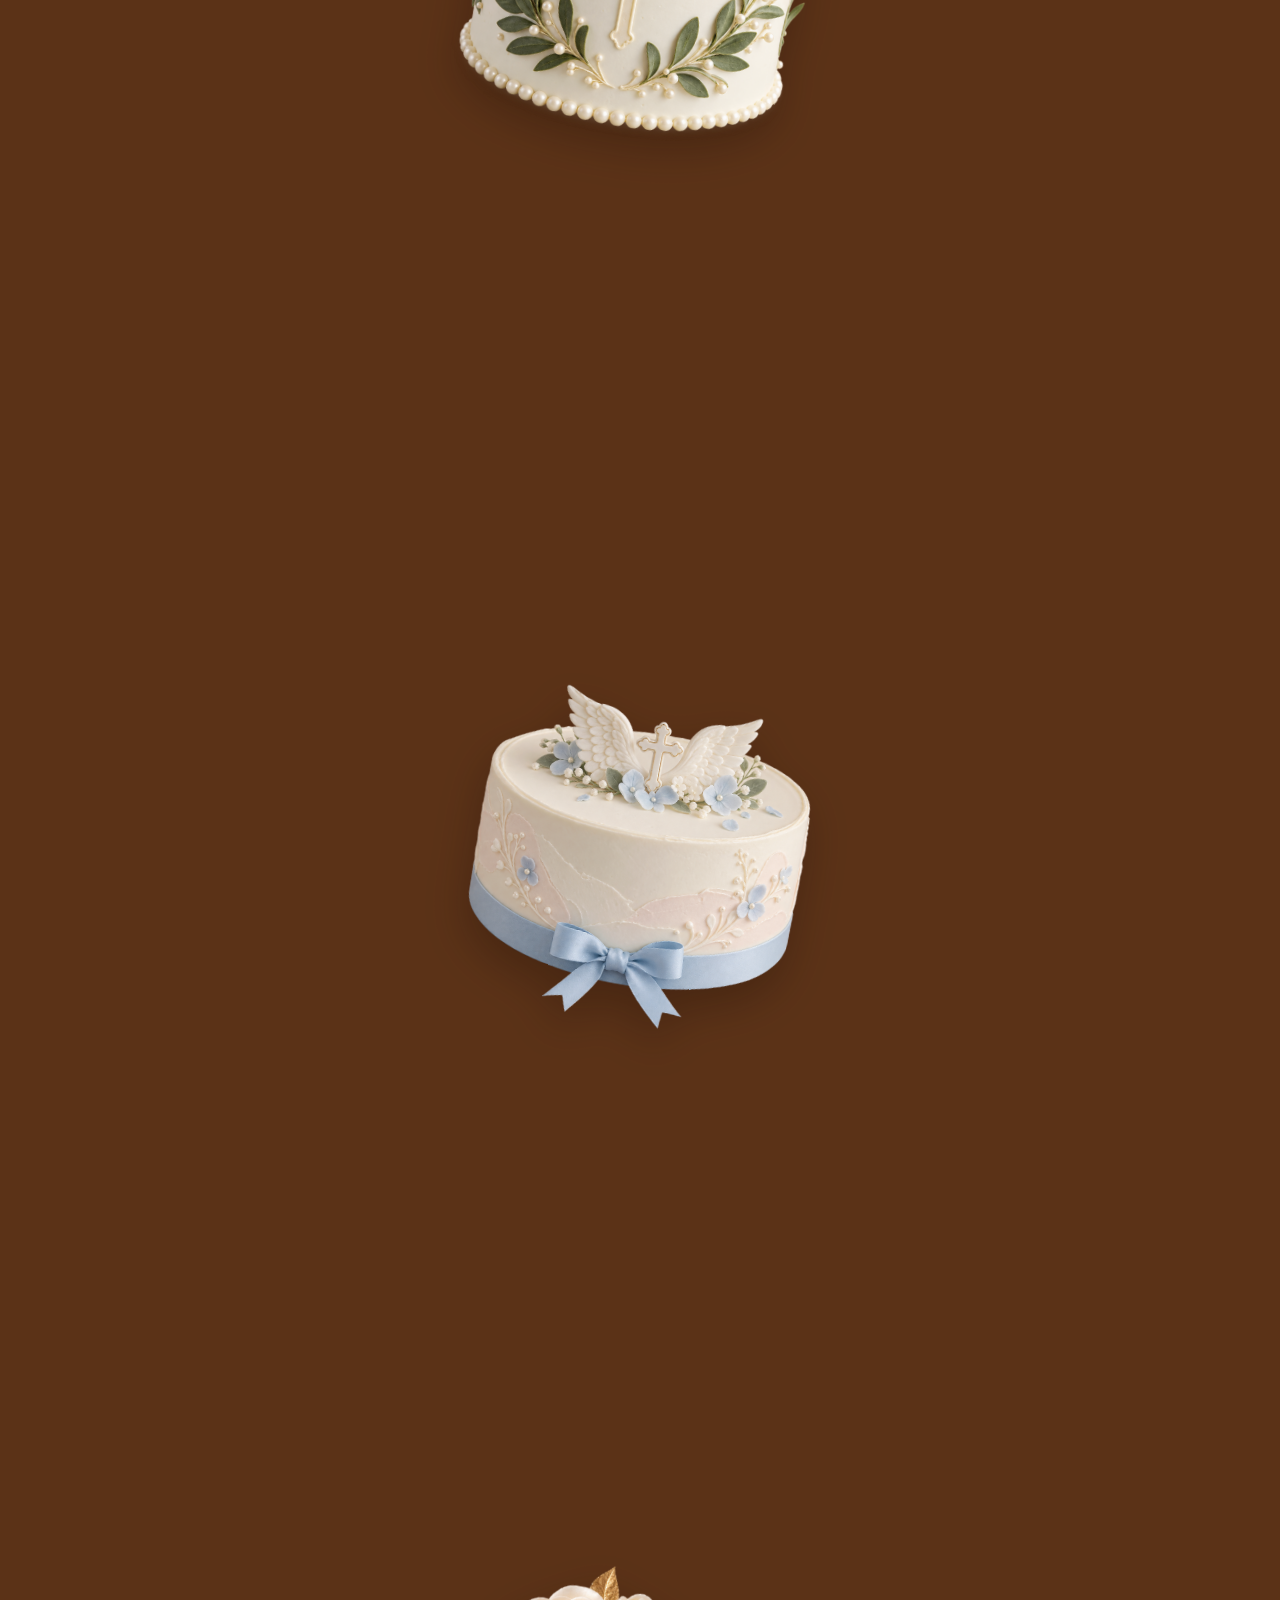
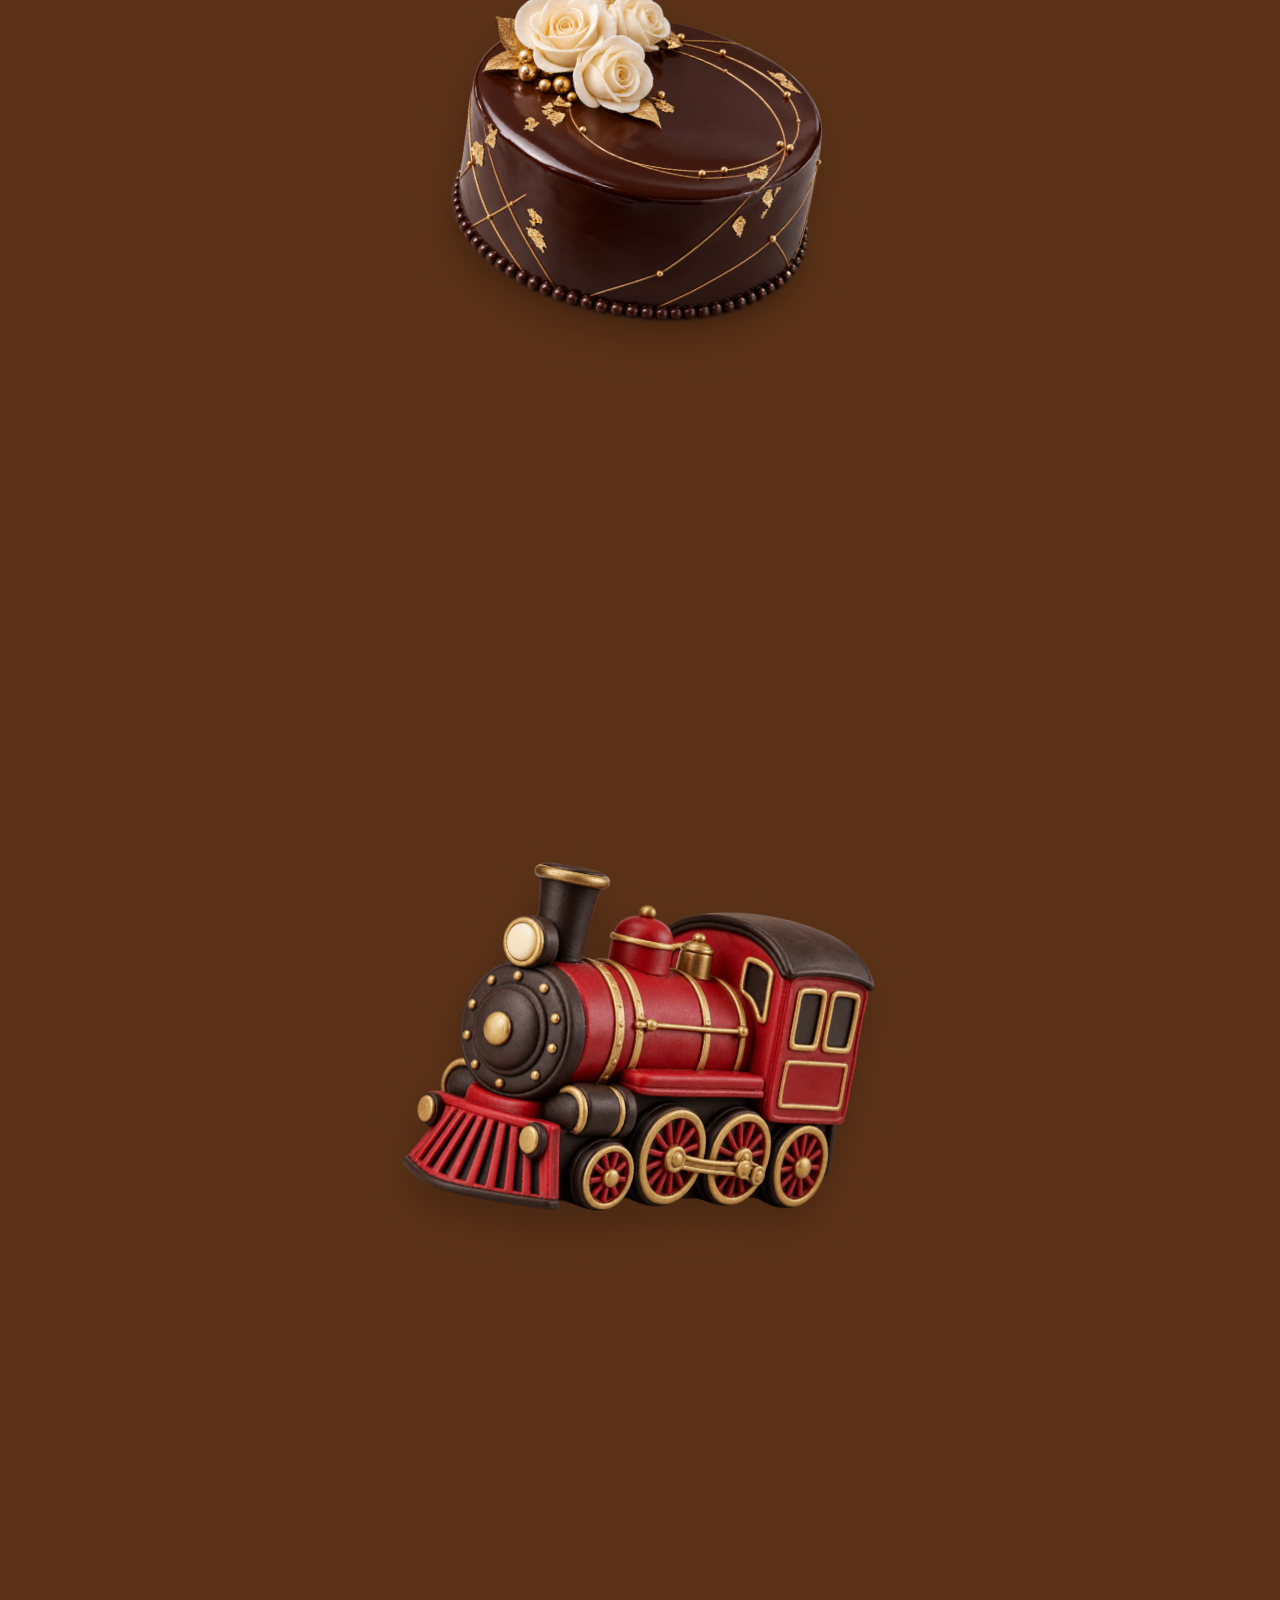
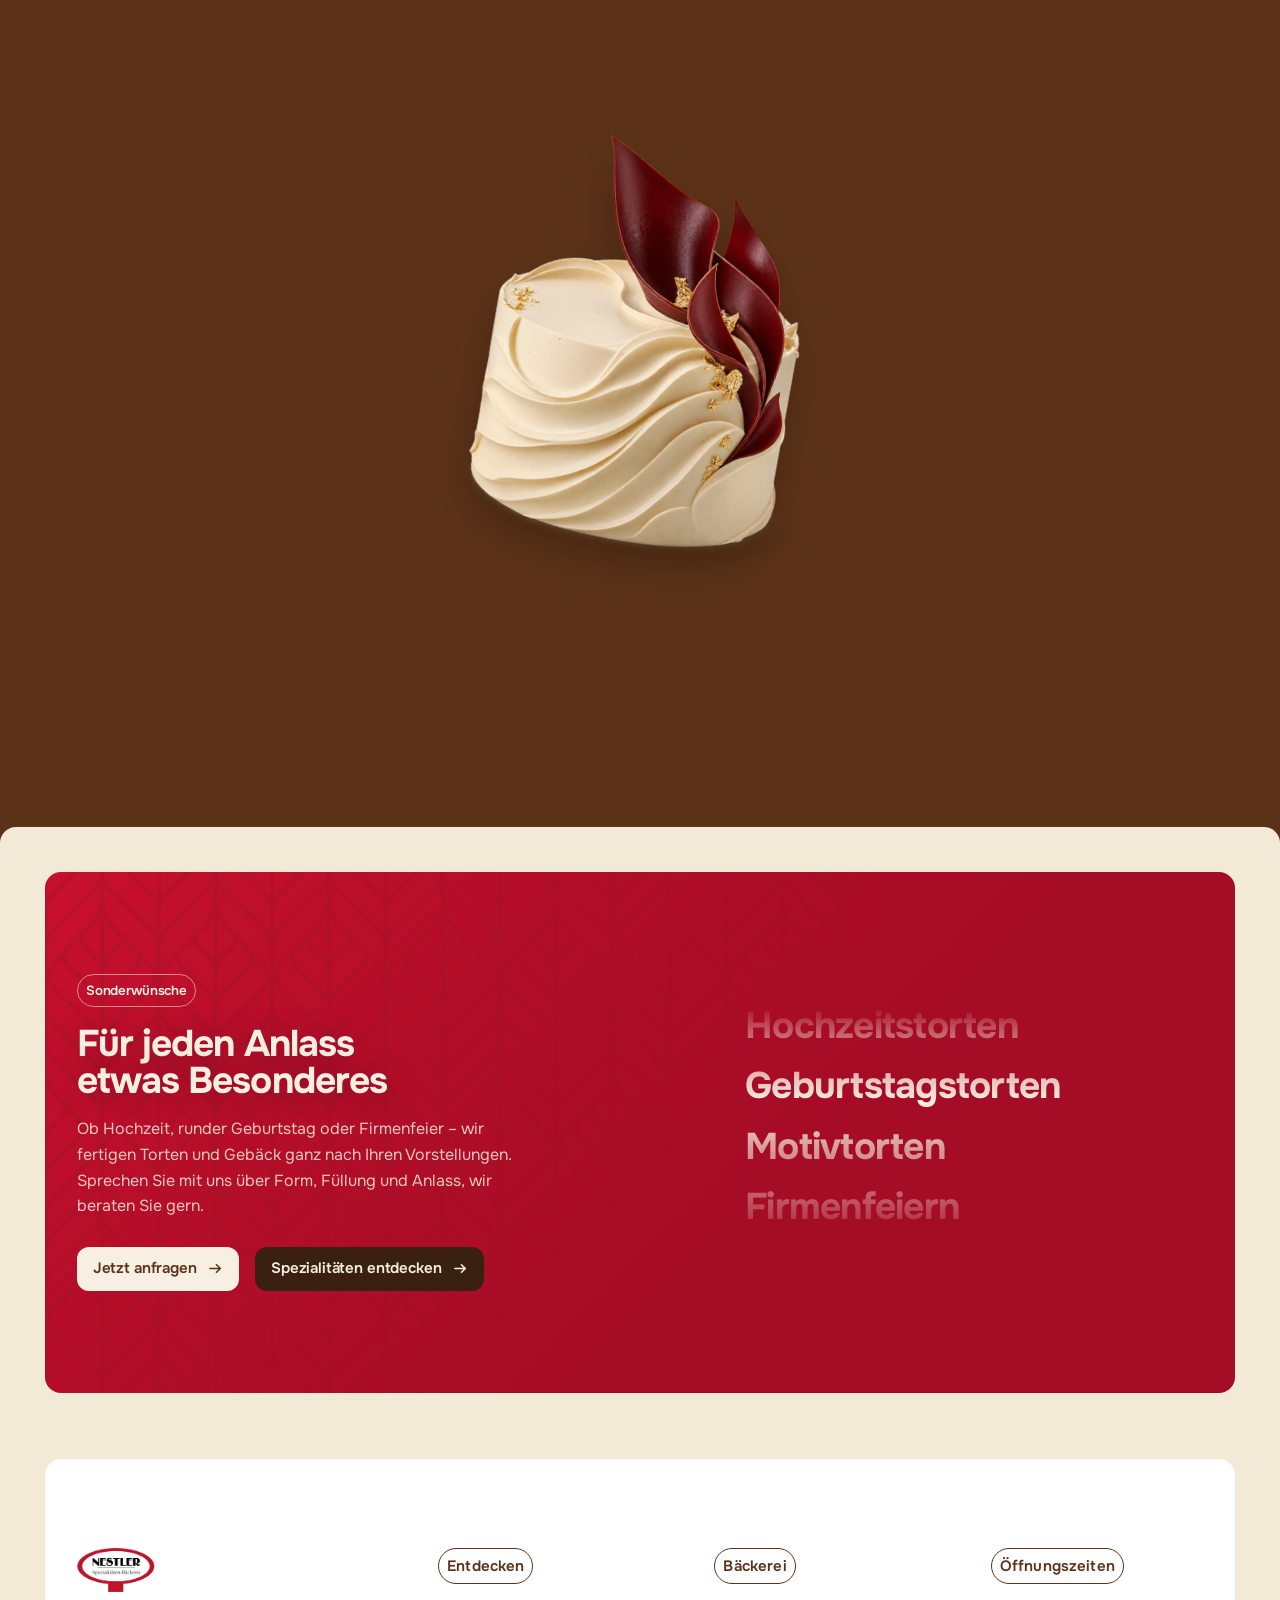
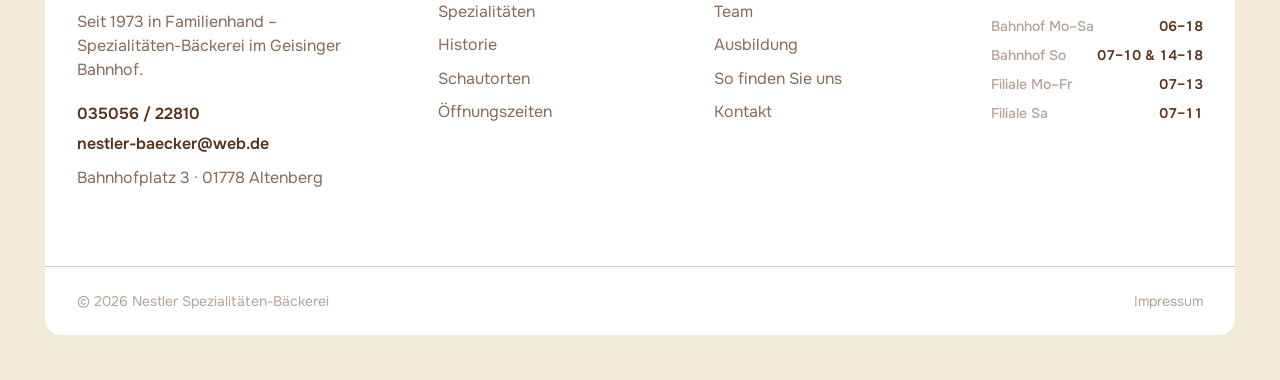
<file: schautorten.html>
<!doctype html>
<html lang="de">
<head>
<meta charset="utf-8">
<meta name="viewport" content="width=device-width, initial-scale=1">

<title>Schautorten – Nestler Spezialitäten-Bäckerei Geising</title>
<meta name="description" content="Torten für Hochzeit, Geburtstag, Schulanfang und mehr – Impressionen aus der Schautorten-Galerie der Nestler Spezialitäten-Bäckerei.">
<link rel="canonical" href="https://richard-bit-ui.github.io/nestler-baeckerei/schautorten.html">
<meta name="theme-color" content="#F3E9D7">

<meta property="og:type" content="website">
<meta property="og:site_name" content="Nestler Spezialitäten-Bäckerei">
<meta property="og:locale" content="de_DE">
<meta property="og:url" content="https://richard-bit-ui.github.io/nestler-baeckerei/schautorten.html">
<meta property="og:title" content="Schautorten – Nestler Spezialitäten-Bäckerei Geising">
<meta property="og:description" content="Torten für Hochzeit, Geburtstag, Schulanfang und mehr – Impressionen aus der Schautorten-Galerie der Nestler Spezialitäten-Bäckerei.">
<meta property="og:image" content="https://richard-bit-ui.github.io/nestler-baeckerei/assets/img/og-image.jpg">
<meta property="og:image:width" content="1200">
<meta property="og:image:height" content="630">

<meta name="twitter:card" content="summary_large_image">
<meta name="twitter:image" content="https://richard-bit-ui.github.io/nestler-baeckerei/assets/img/og-image.jpg">

<link rel="preconnect" href="https://fonts.googleapis.com">
<link rel="preconnect" href="https://fonts.gstatic.com" crossorigin>
<link rel="stylesheet" href="https://fonts.googleapis.com/css2?family=Onest:wght@400;500;600;700;800&display=swap">
<link rel="stylesheet" href="assets/css/styles.css?v=129">
<link rel="icon" href="assets/img/favicon.png">
</head>
<body class="subpage">

<!-- baustein:kopf -->
<a class="skip-link" href="#inhalt">Zum Inhalt springen</a>

<header class="nav" id="nav" data-theme="light">
  <div class="nav__inner">
    <a class="nav__logo" href="index.html" aria-label="Nestler Spezialitäten-Bäckerei – Startseite">
      <img class="nav__logo-img nav__logo-img--light" src="assets/img/logo-light.png" alt="" width="800" height="451">
      <img class="nav__logo-img nav__logo-img--dark" src="assets/img/logo.png" alt="" width="800" height="451">
    </a>

    <nav class="nav__center" aria-label="Hauptnavigation">
      <ul class="nav__list">
        <li class="nav__item"><a class="nav__link" href="index.html#spezialitaeten">Spezialitäten</a></li>
        <li class="nav__item nav__item--menu">
          <button class="nav__link nav__link--menu" type="button" aria-expanded="false" aria-controls="menu-baeckerei">
            Bäckerei
            <svg class="nav__caret" viewBox="0 0 12 8" aria-hidden="true"><path d="M1 1.5 6 6.5l5-5" fill="none" stroke="currentColor" stroke-width="1.6" stroke-linecap="round" stroke-linejoin="round"/></svg>
          </button>
          <div class="dropdown" id="menu-baeckerei" hidden>
            <a class="dropdown__link" href="historie.html"><span>Historie</span><small>Drei Generationen in Bildern</small></a>
            <a class="dropdown__link" href="team.html"><span>Team</span><small>Die Menschen hinter der Theke</small></a>
            <a class="dropdown__link" href="ausbildung.html"><span>Ausbildung</span><small>Lerne das Handwerk bei uns</small></a>
          </div>
        </li>
        <li class="nav__item"><a class="nav__link" href="schautorten.html" aria-current="page">Schautorten</a></li>
        <li class="nav__item nav__item--menu">
          <button class="nav__link nav__link--menu" type="button" aria-expanded="false" aria-controls="menu-besuch">
            Besuch
            <svg class="nav__caret" viewBox="0 0 12 8" aria-hidden="true"><path d="M1 1.5 6 6.5l5-5" fill="none" stroke="currentColor" stroke-width="1.6" stroke-linecap="round" stroke-linejoin="round"/></svg>
          </button>
          <div class="dropdown" id="menu-besuch" hidden>
            <a class="dropdown__link" href="index.html#oeffnungszeiten"><span>Öffnungszeiten</span><small>Bahnhof und Filiale Hauptstraße</small></a>
            <a class="dropdown__link" href="index.html#oeffnungszeiten"><span>So finden Sie uns</span><small>Mit der Bahn oder dem Auto</small></a>
          </div>
        </li>
        <li class="nav__item"><a class="nav__link" href="kontakt.html">Kontakt</a></li>
      </ul>
    </nav>

    <div class="nav__lang" aria-label="Sprache wählen">
      <span class="nav__lang-current" aria-current="true">DE</span>
      <a class="nav__lang-link" href="en/index.html" hreflang="en" lang="en">EN</a>
      <a class="nav__lang-link" href="cs/index.html" hreflang="cs" lang="cs">CZ</a>
    </div>

    <a class="btn btn--accent nav__cta" href="index.html#oeffnungszeiten">
      Öffnungszeiten
      <svg class="btn__arrow" viewBox="0 0 16 16" aria-hidden="true"><path d="M2 8h11M9 4l4.2 4L9 12" fill="none" stroke="currentColor" stroke-width="1.7" stroke-linecap="round" stroke-linejoin="round"/></svg>
    </a>

    <button class="burger" type="button" aria-expanded="false" aria-controls="mobilmenue" aria-label="Menü öffnen">
      <span></span><span></span>
    </button>
  </div>
</header>

<div class="mobilmenu" id="mobilmenue" data-scroll-native>
  <nav class="mobilmenu__nav" aria-label="Hauptnavigation (mobil)">
    <ul class="mobilmenu__list">
      <li><a href="index.html#spezialitaeten">Spezialitäten</a></li>
      <li><a href="schautorten.html" aria-current="page">Schautorten</a></li>
      <li><a href="kontakt.html">Kontakt</a></li>
    </ul>
    <p class="mobilmenu__label">Bäckerei</p>
    <ul class="mobilmenu__list mobilmenu__list--sub">
      <li><a href="historie.html">Historie</a></li>
      <li><a href="team.html">Team</a></li>
      <li><a href="ausbildung.html">Ausbildung</a></li>
    </ul>
    <p class="mobilmenu__label">Besuch</p>
    <ul class="mobilmenu__list mobilmenu__list--sub">
      <li><a href="index.html#oeffnungszeiten">Öffnungszeiten</a></li>
      <li><a href="index.html#oeffnungszeiten">So finden Sie uns</a></li>
    </ul>
    <p class="mobilmenu__label">Sprache</p>
    <div class="mobilmenu__lang">
      <span class="mobilmenu__lang-current" aria-current="true">Deutsch</span>
      <a class="mobilmenu__lang-link" href="en/index.html" hreflang="en" lang="en">English</a>
      <a class="mobilmenu__lang-link" href="cs/index.html" hreflang="cs" lang="cs">Čeština</a>
    </div>
  </nav>
</div>
<!-- /baustein:kopf -->

<main id="inhalt">

  <!-- ── Schautorten ─────────────────────────────────────────────────────────────────
       1:1-Nachbau der Kategorie-Sektion von modernbakery.com/products
       (dortige .section_products), vom Kunden per Screenshot als
       Sollzustand vorgegeben. Aufbau und alle Maße: siehe der ausfuehrliche
       Kommentar in styles.css bei ".Schautorten" -- die Werte dort sind aus
       dem Vorbild ausgelesen, nicht geschaetzt.

       Reihenfolge im Markup ist bewusst: erst .stcat__overlay (die
       angepinnte Buehne), dann .stcat__scroll (die durchlaufende
       Bilderspalte). Auf schmalen Bildschirmen dreht die Flexbox das per
       order:1/2 um, damit dort das Bild oben und der Text darunter steht.

       Die acht eigens erzeugten, transparenten Produktbilder liegen unter
       assets/img/schautorten/. Beim Ersetzen je Torte nur die src-Angabe
       in der Listenansicht tauschen.

       Die acht Anlaesse und ihre Merkmale sind wie die Spezialitaeten-Texte
       von mir formulierte Entwuerfe, noch nicht vom Kunden bestaetigt.
       JS-Logik: main.js, IIFE "Schautorten: Kategorie-Browser". -->
  <section class="section schautorten" id="schautorten" data-nav-theme="dark" aria-labelledby="schautorten-heading">

    <div class="schautorten__intro visually-hidden">
      <p class="pill pill--light">Schautorten</p>
      <h1 class="schautorten__heading" id="schautorten-heading">Für jeden Anlass<br>eine Torte</h1>
      <p class="schautorten__lede">Ein Geburtstag, eine Hochzeit oder etwas Ähnliches – und noch keine Idee? Wir fertigen Torten in jeder Größe und Form, mit oder ohne Motiv, ganz nach Anlass.</p>
    </div>

    <div class="stcat" data-stcat role="region" aria-roledescription="Karussell" aria-label="Schautorten nach Anlass">

      <!-- ── Listenansicht ── -->
      <div class="stcat__view" data-stcat-list>

        <div class="stcat__overlay">
          <div class="stcat__stage">

            <div class="stcat__pag">
              <div class="stcat__pag-wrap">
                <span class="stcat__pag-line" aria-hidden="true"></span>
                <ul class="stcat__pag-list">
                  <li><button type="button" class="stcat__pag-item" data-stcat-nav><span class="stcat__pag-dot" aria-hidden="true"></span><span class="stcat__pag-title">Hochzeit</span></button></li>
                  <li><button type="button" class="stcat__pag-item" data-stcat-nav><span class="stcat__pag-dot" aria-hidden="true"></span><span class="stcat__pag-title">Geburtstag</span></button></li>
                  <li><button type="button" class="stcat__pag-item" data-stcat-nav><span class="stcat__pag-dot" aria-hidden="true"></span><span class="stcat__pag-title">Schulanfang</span></button></li>
                  <li><button type="button" class="stcat__pag-item" data-stcat-nav><span class="stcat__pag-dot" aria-hidden="true"></span><span class="stcat__pag-title">Kommunion</span></button></li>
                  <li><button type="button" class="stcat__pag-item" data-stcat-nav><span class="stcat__pag-dot" aria-hidden="true"></span><span class="stcat__pag-title">Taufe</span></button></li>
                  <li><button type="button" class="stcat__pag-item" data-stcat-nav><span class="stcat__pag-dot" aria-hidden="true"></span><span class="stcat__pag-title">Jubiläum</span></button></li>
                  <li><button type="button" class="stcat__pag-item" data-stcat-nav><span class="stcat__pag-dot" aria-hidden="true"></span><span class="stcat__pag-title">Motivtorte</span></button></li>
                  <li><button type="button" class="stcat__pag-item" data-stcat-nav><span class="stcat__pag-dot" aria-hidden="true"></span><span class="stcat__pag-title">Wunschtorte</span></button></li>
                </ul>
              </div>
            </div>

            <div class="stcat__sub">
              <div class="stcat__sub-list">

                <div class="stcat__sub-item">
                  <div class="stcat__sub-content">
                    <p class="stcat__sub-title">Hochzeit</p>
                    <a class="btn btn--accent" href="kontakt.html#kontakt-form">Jetzt anfragen<svg class="btn__arrow" viewBox="0 0 16 16" aria-hidden="true"><path d="M2 8h11M9 4l4.2 4L9 12" fill="none" stroke="currentColor" stroke-width="1.7" stroke-linecap="round" stroke-linejoin="round"/></svg></a>
                  </div>
                </div>

                <div class="stcat__sub-item">
                  <div class="stcat__sub-content">
                    <p class="stcat__sub-title">Geburtstag</p>
                    <a class="btn btn--accent" href="kontakt.html#kontakt-form">Jetzt anfragen<svg class="btn__arrow" viewBox="0 0 16 16" aria-hidden="true"><path d="M2 8h11M9 4l4.2 4L9 12" fill="none" stroke="currentColor" stroke-width="1.7" stroke-linecap="round" stroke-linejoin="round"/></svg></a>
                  </div>
                </div>

                <div class="stcat__sub-item">
                  <div class="stcat__sub-content">
                    <p class="stcat__sub-title">Schulanfang</p>
                    <a class="btn btn--accent" href="kontakt.html#kontakt-form">Jetzt anfragen<svg class="btn__arrow" viewBox="0 0 16 16" aria-hidden="true"><path d="M2 8h11M9 4l4.2 4L9 12" fill="none" stroke="currentColor" stroke-width="1.7" stroke-linecap="round" stroke-linejoin="round"/></svg></a>
                  </div>
                </div>

                <div class="stcat__sub-item">
                  <div class="stcat__sub-content">
                    <p class="stcat__sub-title">Kommunion</p>
                    <a class="btn btn--accent" href="kontakt.html#kontakt-form">Jetzt anfragen<svg class="btn__arrow" viewBox="0 0 16 16" aria-hidden="true"><path d="M2 8h11M9 4l4.2 4L9 12" fill="none" stroke="currentColor" stroke-width="1.7" stroke-linecap="round" stroke-linejoin="round"/></svg></a>
                  </div>
                </div>

                <div class="stcat__sub-item">
                  <div class="stcat__sub-content">
                    <p class="stcat__sub-title">Taufe</p>
                    <a class="btn btn--accent" href="kontakt.html#kontakt-form">Jetzt anfragen<svg class="btn__arrow" viewBox="0 0 16 16" aria-hidden="true"><path d="M2 8h11M9 4l4.2 4L9 12" fill="none" stroke="currentColor" stroke-width="1.7" stroke-linecap="round" stroke-linejoin="round"/></svg></a>
                  </div>
                </div>

                <div class="stcat__sub-item">
                  <div class="stcat__sub-content">
                    <p class="stcat__sub-title">Jubiläum</p>
                    <a class="btn btn--accent" href="kontakt.html#kontakt-form">Jetzt anfragen<svg class="btn__arrow" viewBox="0 0 16 16" aria-hidden="true"><path d="M2 8h11M9 4l4.2 4L9 12" fill="none" stroke="currentColor" stroke-width="1.7" stroke-linecap="round" stroke-linejoin="round"/></svg></a>
                  </div>
                </div>

                <div class="stcat__sub-item">
                  <div class="stcat__sub-content">
                    <p class="stcat__sub-title">Motivtorte</p>
                    <a class="btn btn--accent" href="kontakt.html#kontakt-form">Jetzt anfragen<svg class="btn__arrow" viewBox="0 0 16 16" aria-hidden="true"><path d="M2 8h11M9 4l4.2 4L9 12" fill="none" stroke="currentColor" stroke-width="1.7" stroke-linecap="round" stroke-linejoin="round"/></svg></a>
                  </div>
                </div>

                <div class="stcat__sub-item">
                  <div class="stcat__sub-content">
                    <p class="stcat__sub-title">Wunschtorte</p>
                    <a class="btn btn--accent" href="kontakt.html#kontakt-form">Jetzt anfragen<svg class="btn__arrow" viewBox="0 0 16 16" aria-hidden="true"><path d="M2 8h11M9 4l4.2 4L9 12" fill="none" stroke="currentColor" stroke-width="1.7" stroke-linecap="round" stroke-linejoin="round"/></svg></a>
                  </div>
                </div>

              </div>
            </div>

            <div class="stcat__slide">
              <button type="button" class="stcat__slide-btn" data-stcat-dir="-1" aria-label="Vorheriger Anlass">
                <svg viewBox="0 0 24 24" aria-hidden="true"><path d="M12 19V5M6 11l6-6 6 6" fill="none" stroke="currentColor" stroke-width="1.8" stroke-linecap="round" stroke-linejoin="round"/></svg>
              </button>
              <p class="stcat__slide-count" aria-live="polite" aria-atomic="true"><span data-stcat-current>01</span><span aria-hidden="true">/</span><span data-stcat-total>08</span></p>
              <button type="button" class="stcat__slide-btn is-down" data-stcat-dir="1" aria-label="Nächster Anlass">
                <svg viewBox="0 0 24 24" aria-hidden="true"><path d="M12 19V5M6 11l6-6 6 6" fill="none" stroke="currentColor" stroke-width="1.8" stroke-linecap="round" stroke-linejoin="round"/></svg>
              </button>
            </div>


          </div>
        </div>

        <div class="stcat__scroll">
          <div class="stcat__scroll-item"><div class="stcat__scroll-content"><div class="stcat__scroll-img"><img src="assets/img/schautorten/product-hochzeit.png" alt="Elegante zweistöckige Hochzeitstorte mit weißen Blüten" width="1254" height="1254"></div></div></div>
          <div class="stcat__scroll-item"><div class="stcat__scroll-content"><div class="stcat__scroll-img"><img src="assets/img/schautorten/product-geburtstag.png" alt="Moderne Geburtstagstorte mit Kerzen und buntem Dekor" width="1254" height="1254" loading="lazy"></div></div></div>
          <div class="stcat__scroll-item"><div class="stcat__scroll-content"><div class="stcat__scroll-img"><img src="assets/img/schautorten/product-schulanfang.png" alt="Motivtorte in Form einer Schultüte zum Schulanfang" width="1254" height="1254" loading="lazy"></div></div></div>
          <div class="stcat__scroll-item"><div class="stcat__scroll-content"><div class="stcat__scroll-img"><img src="assets/img/schautorten/product-kommunion.png" alt="Helle Festtagstorte mit Kreuz und Olivenzweigen zur Kommunion" width="1254" height="1254" loading="lazy"></div></div></div>
          <div class="stcat__scroll-item"><div class="stcat__scroll-content"><div class="stcat__scroll-img"><img src="assets/img/schautorten/product-taufe.png" alt="Zarte Tauftorte mit Engelsflügeln und hellblauen Blüten" width="1352" height="1163" loading="lazy"></div></div></div>
          <div class="stcat__scroll-item"><div class="stcat__scroll-content"><div class="stcat__scroll-img"><img src="assets/img/schautorten/product-jubilaeum.png" alt="Festliche Schokoladentorte mit Golddekor zum Jubiläum" width="1254" height="1254" loading="lazy"></div></div></div>
          <div class="stcat__scroll-item"><div class="stcat__scroll-content"><div class="stcat__scroll-img"><img src="assets/img/schautorten/product-motivtorte.png" alt="Handgearbeitete Motivtorte als rote Dampflokomotive" width="1254" height="1254" loading="lazy"></div></div></div>
          <div class="stcat__scroll-item"><div class="stcat__scroll-content"><div class="stcat__scroll-img"><img src="assets/img/schautorten/product-wunschtorte.png" alt="Skulpturale Wunschtorte mit bordeauxfarbenem und goldenem Dekor" width="1254" height="1254" loading="lazy"></div></div></div>
        </div>

      </div>

    </div>
  </section>


  <!-- baustein:sonderwuensche -->
  <!-- ── Sonderwünsche ────────────────────────────────────────────────
       Vorbild: die modernbakery.com-Startseite ("Custom bakery solutions
       for all") – satte Akzentfläche mit Wasserzeichen-Muster, Pill +
       Headline + Absatz + zwei Buttons links, rechts eine rotierende
       Wortliste (main.js tauscht alle ~2s die Wörter, das mittlere ist
       immer fett hervorgehoben). Bewusst als letzter Programmpunkt direkt
       vor dem Footer statt ganz oben wie im Vorbild – hier als
       Abschluss-CTA, nachdem alle Inhalte schon gezeigt wurden.

       Eingebettet wie die Öffnungszeiten-Karte (.oeff-wrap/.oeff__card):
       die äußere .section bleibt creme und Teil des Kachelstapels, das
       Rot liegt als eigene, auf allen vier Seiten gerundete Karte
       (.sw__card) mit sichtbarem Cremerand darin – sonst wirkte die
       Vollfläche zwischen den cremefarbenen Sektionen wie ein fremder,
       eingeworfener Farbklotz statt Teil des Seitenflusses. -->
  <section class="section sonderwuensche" id="sonderwuensche" data-nav-theme="dark" aria-labelledby="sw-heading">
    <div class="sw__card">
      <div class="sw__inner">
        <div class="sw__intro reveal">
          <span class="pill pill--light">Sonderwünsche</span>
          <h2 class="sw__title" id="sw-heading">Für jeden Anlass<br>etwas Besonderes</h2>
          <p class="sw__lede">Ob Hochzeit, runder Geburtstag oder Firmenfeier – wir fertigen Torten und Gebäck ganz nach Ihren Vorstellungen. Sprechen Sie mit uns über Form, Füllung und Anlass, wir beraten Sie gern.</p>
          <div class="sw__actions">
            <a class="btn btn--light" href="kontakt.html#kontakt-form">
              Jetzt anfragen
              <svg class="btn__arrow" viewBox="0 0 16 16" aria-hidden="true"><path d="M2 8h11M9 4l4.2 4L9 12" fill="none" stroke="currentColor" stroke-width="1.7" stroke-linecap="round" stroke-linejoin="round"/></svg>
            </a>
            <a class="btn btn--dark" href="index.html#spezialitaeten">
              Spezialitäten entdecken
              <svg class="btn__arrow" viewBox="0 0 16 16" aria-hidden="true"><path d="M2 8h11M9 4l4.2 4L9 12" fill="none" stroke="currentColor" stroke-width="1.7" stroke-linecap="round" stroke-linejoin="round"/></svg>
            </a>
          </div>
        </div>

        <!-- Wortliste in einem festen Fenster (.sw__words). Das Band laeuft
             rein per CSS-Animation (@keyframes sw-roll, siehe styles.css)
             gleichmaessig nach oben - kein JavaScript, kein Scroll-Bezug,
             startet von selbst und haelt nie an.
             Alle Begriffe sind gestochen scharf; die Betonung entsteht allein
             ueber die Maske auf .sw__words, die nach oben hin ausblendet: unten
             steht der Begriff voll deckend (im Fokus), darueber werden sie
             stufenlos blasser - genau wie beim Vorbild.
             Die sieben Begriffe stehen zweimal hintereinander: bei
             translateY(-50 Prozent) liegt die zweite Haelfte (.sw__dup)
             pixelgenau am Startpunkt der ersten, dadurch laeuft die Schleife
             nahtlos. Im statischen Fallback (mobil / reduzierte Bewegung)
             wird die zweite Haelfte ausgeblendet. -->
        <div class="sw__words" aria-hidden="true">
          <ul class="sw__words-list">
            <li>Hochzeitstorten</li>
            <li>Geburtstagstorten</li>
            <li>Motivtorten</li>
            <li>Firmenfeiern</li>
            <li>Konfirmation</li>
            <li>Trauerfeiern</li>
            <li>Weihnachtsgebäck</li>
            <li class="sw__dup">Hochzeitstorten</li>
            <li class="sw__dup">Geburtstagstorten</li>
            <li class="sw__dup">Motivtorten</li>
            <li class="sw__dup">Firmenfeiern</li>
            <li class="sw__dup">Konfirmation</li>
            <li class="sw__dup">Trauerfeiern</li>
            <li class="sw__dup">Weihnachtsgebäck</li>
          </ul>
        </div>
      </div>
    </div>
  </section>
  <!-- /baustein:sonderwuensche -->


</main>

<!-- baustein:footer -->
<footer class="footer">
 <div class="footer__card">
  <div class="footer__inner">

    <div class="footer__brand">
      <img class="footer__logo" src="assets/img/logo.png" alt="Nestler Spezialitäten-Bäckerei" width="800" height="451">
      <p class="footer__tagline">Seit 1973 in Familienhand – Spezialitäten-Bäckerei im Geisinger Bahnhof.</p>
      <div class="footer__contact">
        <a href="tel:+493505622810">035056 / 22810</a>
        <a href="mailto:nestler-baecker@web.de">nestler-baecker@web.de</a>
        <p>Bahnhofplatz 3 · 01778 Altenberg</p>
      </div>
    </div>

    <nav class="footer__col" aria-label="Entdecken">
      <p class="footer__col-title pill">Entdecken</p>
      <ul>
        <li><a href="index.html#spezialitaeten">Spezialitäten</a></li>
        <li><a href="historie.html">Historie</a></li>
        <li><a href="schautorten.html" aria-current="page">Schautorten</a></li>
        <li><a href="index.html#oeffnungszeiten">Öffnungszeiten</a></li>
      </ul>
    </nav>

    <nav class="footer__col" aria-label="Bäckerei">
      <p class="footer__col-title pill">Bäckerei</p>
      <ul>
        <li><a href="team.html">Team</a></li>
        <li><a href="ausbildung.html">Ausbildung</a></li>
        <li><a href="index.html#oeffnungszeiten">So finden Sie uns</a></li>
        <li><a href="kontakt.html">Kontakt</a></li>
      </ul>
    </nav>

    <div class="footer__col">
      <p class="footer__col-title pill">Öffnungszeiten</p>
      <dl class="footer__hours">
        <div><dt>Bahnhof Mo–Sa</dt><dd>06–18</dd></div>
        <div><dt>Bahnhof So</dt><dd>07–10 &amp; 14–18</dd></div>
        <div><dt>Filiale Mo–Fr</dt><dd>07–13</dd></div>
        <div><dt>Filiale Sa</dt><dd>07–11</dd></div>
      </dl>
    </div>

  </div>

  <div class="footer__bottom">
    <p>© <span data-year>2026</span> Nestler Spezialitäten-Bäckerei</p>
    <a href="impressum.html">Impressum</a>
  </div>
 </div>
</footer>
<!-- /baustein:footer -->



<script src="assets/js/main.js?v=129" defer></script>
</body>
</html>
</file>
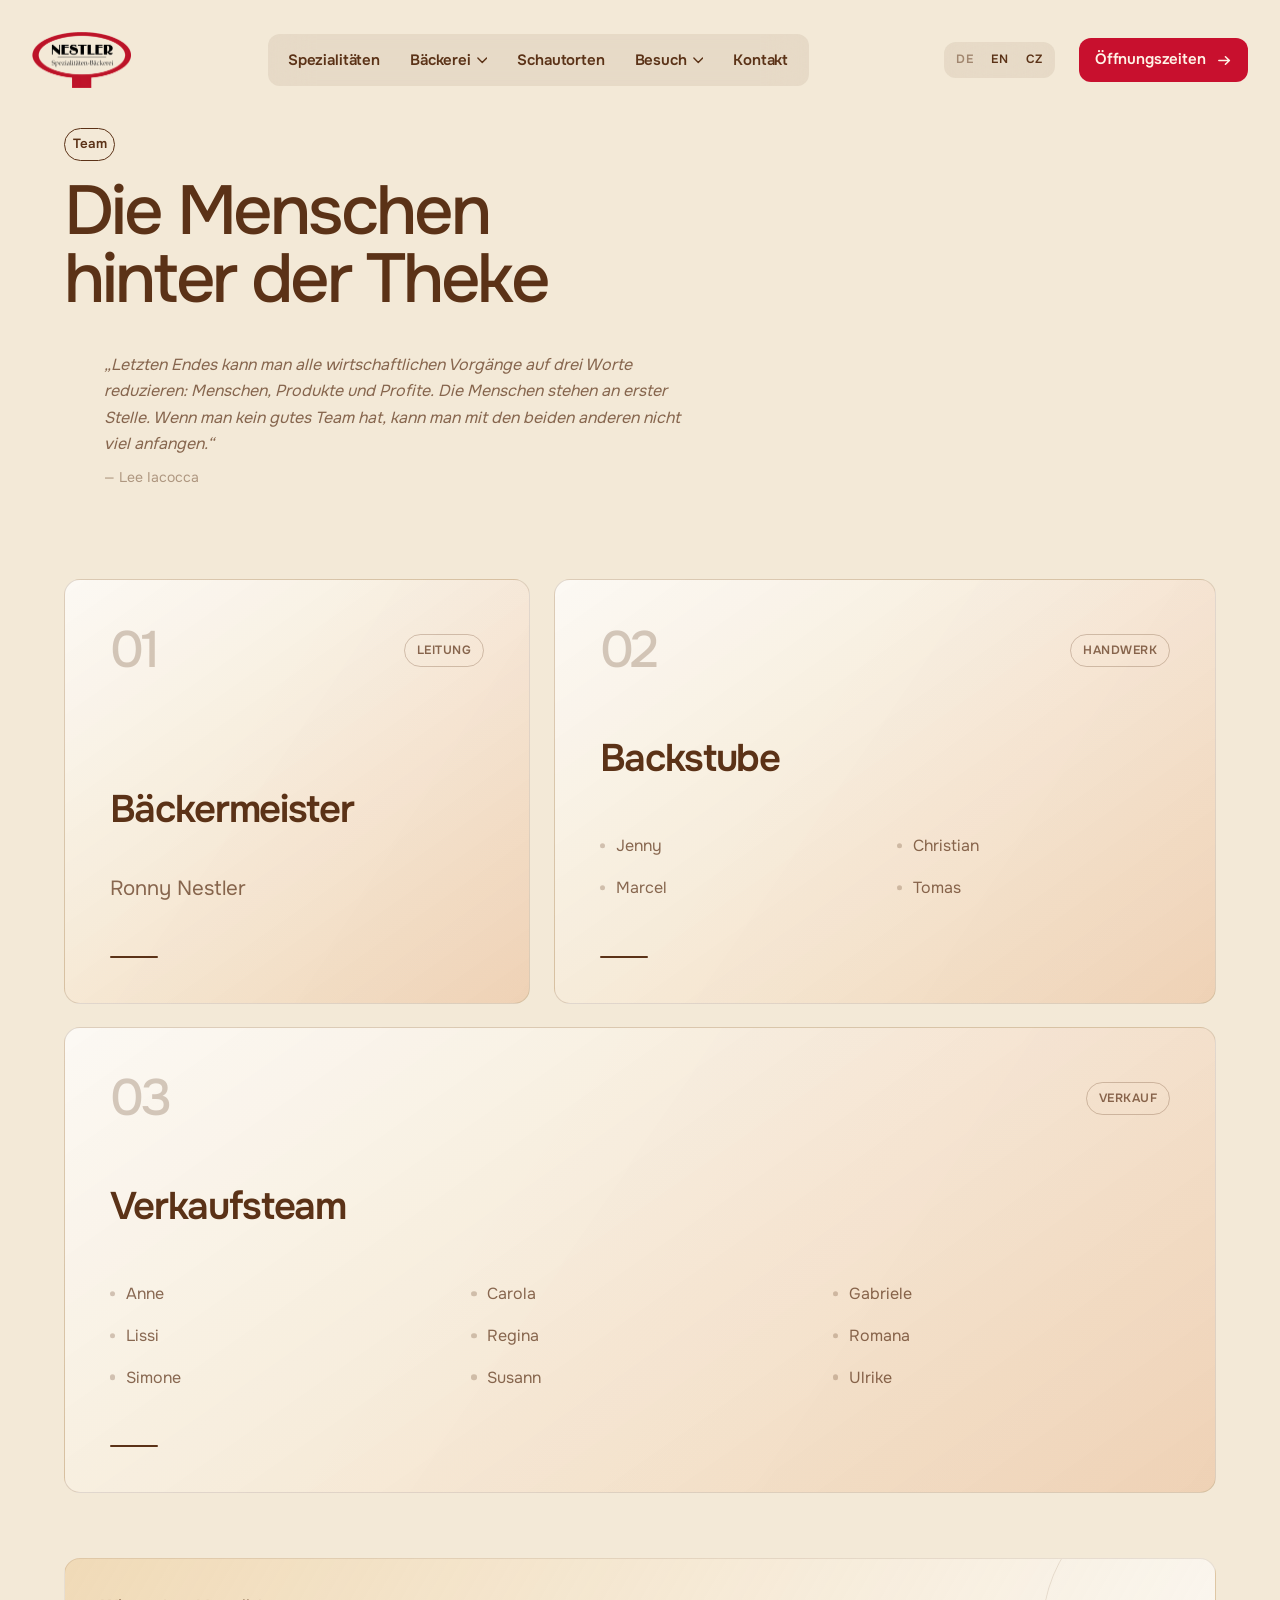
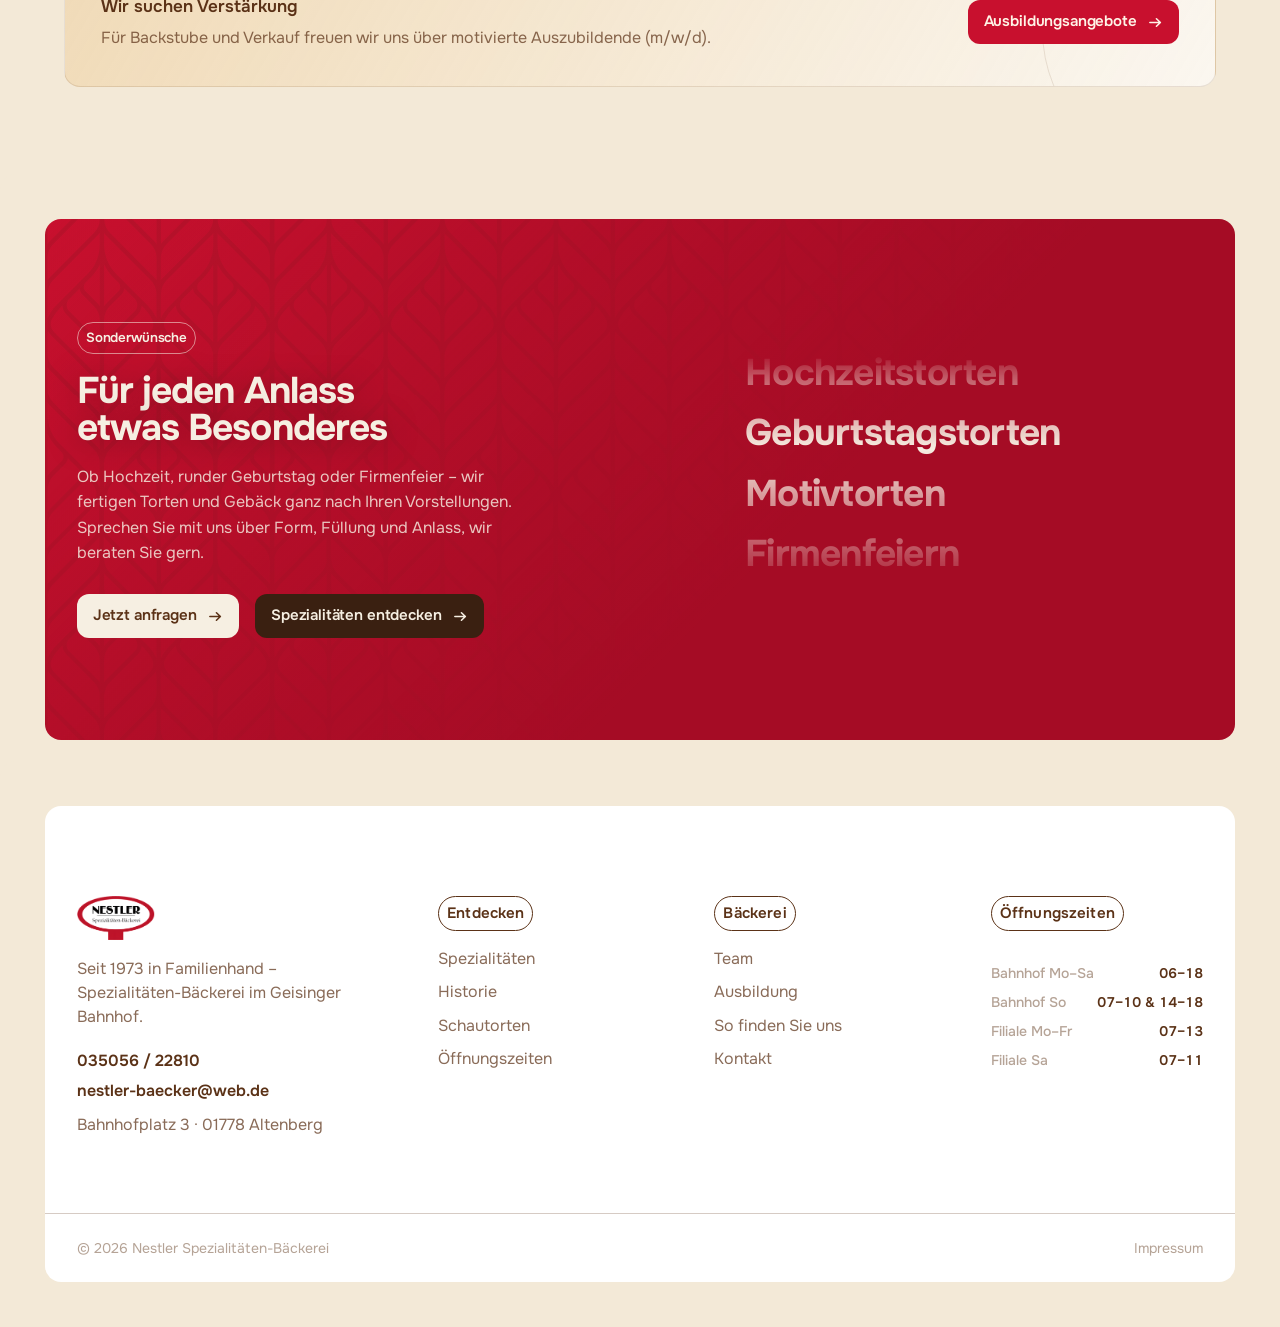
<file: team.html>
<!doctype html>
<html lang="de">
<head>
<meta charset="utf-8">
<meta name="viewport" content="width=device-width, initial-scale=1">

<title>Team – Nestler Spezialitäten-Bäckerei Geising</title>
<meta name="description" content="Die Menschen hinter der Nestler Spezialitäten-Bäckerei: Bäckermeister, Backstube und Verkaufsteam in Geising.">
<link rel="canonical" href="https://richard-bit-ui.github.io/nestler-baeckerei/team.html">
<meta name="theme-color" content="#F3E9D7">

<meta property="og:type" content="website">
<meta property="og:site_name" content="Nestler Spezialitäten-Bäckerei">
<meta property="og:locale" content="de_DE">
<meta property="og:url" content="https://richard-bit-ui.github.io/nestler-baeckerei/team.html">
<meta property="og:title" content="Team – Nestler Spezialitäten-Bäckerei Geising">
<meta property="og:description" content="Die Menschen hinter der Nestler Spezialitäten-Bäckerei: Bäckermeister, Backstube und Verkaufsteam in Geising.">
<meta property="og:image" content="https://richard-bit-ui.github.io/nestler-baeckerei/assets/img/og-image.jpg">
<meta property="og:image:width" content="1200">
<meta property="og:image:height" content="630">

<meta name="twitter:card" content="summary_large_image">
<meta name="twitter:image" content="https://richard-bit-ui.github.io/nestler-baeckerei/assets/img/og-image.jpg">

<link rel="preconnect" href="https://fonts.googleapis.com">
<link rel="preconnect" href="https://fonts.gstatic.com" crossorigin>
<link rel="stylesheet" href="https://fonts.googleapis.com/css2?family=Onest:wght@400;500;600;700;800&display=swap">
<link rel="stylesheet" href="assets/css/styles.css?v=116">
<link rel="icon" href="assets/img/favicon.png">
</head>
<body class="subpage">
  <div class="page-loader" aria-hidden="true"><span class="page-loader__mark">Nestler</span><span class="page-loader__dots"><i></i><i></i><i></i></span></div>

<!-- baustein:kopf -->
<a class="skip-link" href="#inhalt">Zum Inhalt springen</a>

<header class="nav" id="nav" data-theme="light">
  <div class="nav__inner">
    <a class="nav__logo" href="index.html" aria-label="Nestler Spezialitäten-Bäckerei – Startseite">
      <img class="nav__logo-img nav__logo-img--light" src="assets/img/logo-light.png" alt="" width="800" height="451">
      <img class="nav__logo-img nav__logo-img--dark" src="assets/img/logo.png" alt="" width="800" height="451">
    </a>

    <nav class="nav__center" aria-label="Hauptnavigation">
      <ul class="nav__list">
        <li class="nav__item"><a class="nav__link" href="index.html#spezialitaeten">Spezialitäten</a></li>
        <li class="nav__item nav__item--menu">
          <button class="nav__link nav__link--menu" type="button" aria-expanded="false" aria-controls="menu-baeckerei">
            Bäckerei
            <svg class="nav__caret" viewBox="0 0 12 8" aria-hidden="true"><path d="M1 1.5 6 6.5l5-5" fill="none" stroke="currentColor" stroke-width="1.6" stroke-linecap="round" stroke-linejoin="round"/></svg>
          </button>
          <div class="dropdown" id="menu-baeckerei" hidden>
            <a class="dropdown__link" href="historie.html"><span>Historie</span><small>Drei Generationen in Bildern</small></a>
            <a class="dropdown__link" href="team.html" aria-current="page"><span>Team</span><small>Die Menschen hinter der Theke</small></a>
            <a class="dropdown__link" href="ausbildung.html"><span>Ausbildung</span><small>Lerne das Handwerk bei uns</small></a>
          </div>
        </li>
        <li class="nav__item"><a class="nav__link" href="schautorten.html">Schautorten</a></li>
        <li class="nav__item nav__item--menu">
          <button class="nav__link nav__link--menu" type="button" aria-expanded="false" aria-controls="menu-besuch">
            Besuch
            <svg class="nav__caret" viewBox="0 0 12 8" aria-hidden="true"><path d="M1 1.5 6 6.5l5-5" fill="none" stroke="currentColor" stroke-width="1.6" stroke-linecap="round" stroke-linejoin="round"/></svg>
          </button>
          <div class="dropdown" id="menu-besuch" hidden>
            <a class="dropdown__link" href="index.html#oeffnungszeiten"><span>Öffnungszeiten</span><small>Bahnhof und Filiale Hauptstraße</small></a>
            <a class="dropdown__link" href="index.html#oeffnungszeiten"><span>So finden Sie uns</span><small>Mit der Bahn oder dem Auto</small></a>
          </div>
        </li>
        <li class="nav__item"><a class="nav__link" href="kontakt.html">Kontakt</a></li>
      </ul>
    </nav>

    <div class="nav__lang" aria-label="Sprache wählen">
      <span class="nav__lang-current" aria-current="true">DE</span>
      <a class="nav__lang-link" href="en/index.html" hreflang="en" lang="en">EN</a>
      <a class="nav__lang-link" href="cs/index.html" hreflang="cs" lang="cs">CZ</a>
    </div>

    <a class="btn btn--accent nav__cta" href="index.html#oeffnungszeiten">
      Öffnungszeiten
      <svg class="btn__arrow" viewBox="0 0 16 16" aria-hidden="true"><path d="M2 8h11M9 4l4.2 4L9 12" fill="none" stroke="currentColor" stroke-width="1.7" stroke-linecap="round" stroke-linejoin="round"/></svg>
    </a>

    <button class="burger" type="button" aria-expanded="false" aria-controls="mobilmenue" aria-label="Menü öffnen">
      <span></span><span></span>
    </button>
  </div>
</header>

<div class="mobilmenu" id="mobilmenue" data-scroll-native>
  <nav class="mobilmenu__nav" aria-label="Hauptnavigation (mobil)">
    <ul class="mobilmenu__list">
      <li><a href="index.html#spezialitaeten">Spezialitäten</a></li>
      <li><a href="schautorten.html">Schautorten</a></li>
      <li><a href="kontakt.html">Kontakt</a></li>
    </ul>
    <p class="mobilmenu__label">Bäckerei</p>
    <ul class="mobilmenu__list mobilmenu__list--sub">
      <li><a href="historie.html">Historie</a></li>
      <li><a href="team.html" aria-current="page">Team</a></li>
      <li><a href="ausbildung.html">Ausbildung</a></li>
    </ul>
    <p class="mobilmenu__label">Besuch</p>
    <ul class="mobilmenu__list mobilmenu__list--sub">
      <li><a href="index.html#oeffnungszeiten">Öffnungszeiten</a></li>
      <li><a href="index.html#oeffnungszeiten">So finden Sie uns</a></li>
    </ul>
    <p class="mobilmenu__label">Sprache</p>
    <div class="mobilmenu__lang">
      <span class="mobilmenu__lang-current" aria-current="true">Deutsch</span>
      <a class="mobilmenu__lang-link" href="en/index.html" hreflang="en" lang="en">English</a>
      <a class="mobilmenu__lang-link" href="cs/index.html" hreflang="cs" lang="cs">Čeština</a>
    </div>
  </nav>
</div>
<!-- /baustein:kopf -->

<main id="inhalt">

  <!-- ── Team ───────────────────────────────────────────────────────────────────────────
       Inhalte von der Altsite (team.htm) uebernommen: Zitat, Baeckermeister,
       Backstube-Team, Verkaufsteam. Die Altsite listete unter "Konditor"
       keinen Namen -- daher hier ausgelassen statt einen zu erfinden.
       Keine Fotos vorhanden (die Altsite hatte auf dieser Seite ebenfalls
       keine). Schlichte Textseite wie Impressum (kein eigener Karten-
       hintergrund fuer die Sektion selbst), aber mit eigenem Klassennamen
       (.team__*) statt Wiederverwendung von .impressum__*. -->
  <section class="section team" id="team" data-nav-theme="light" aria-labelledby="team-heading">
    <div class="team__inner">
      <p class="pill reveal editorial-reveal" style="--reveal-delay:.04s">Team</p>
      <h1 class="team__heading reveal editorial-reveal" id="team-heading" style="--reveal-delay:.1s">Die Menschen<br>hinter der Theke</h1>
      <blockquote class="team__lede reveal editorial-reveal" style="--reveal-delay:.18s">
        „Letzten Endes kann man alle wirtschaftlichen Vorgänge auf drei Worte reduzieren: Menschen, Produkte und Profite. Die Menschen stehen an erster Stelle. Wenn man kein gutes Team hat, kann man mit den beiden anderen nicht viel anfangen.“
        <cite>— Lee Iacocca</cite>
      </blockquote>

      <div class="team__grid" id="team-karten">
        <div class="team__block reveal editorial-reveal" style="--reveal-delay:.04s">
          <article class="team-card interactive-card" data-interactive-card>
            <div class="team-card__top"><span class="team-card__index">01</span><span class="team-card__role">Leitung</span></div>
            <h3>Bäckermeister</h3>
            <p class="team-card__lead">Ronny Nestler</p>
            <span class="team-card__line" aria-hidden="true"></span>
          </article>
        </div>
        <div class="team__block reveal editorial-reveal" style="--reveal-delay:.1s">
          <article class="team-card interactive-card" data-interactive-card>
            <div class="team-card__top"><span class="team-card__index">02</span><span class="team-card__role">Handwerk</span></div>
            <h3>Backstube</h3>
            <ul class="team-card__people"><li>Jenny</li><li>Christian</li><li>Marcel</li><li>Tomas</li></ul>
            <span class="team-card__line" aria-hidden="true"></span>
          </article>
        </div>
        <div class="team__block reveal editorial-reveal" style="--reveal-delay:.16s">
          <article class="team-card interactive-card" data-interactive-card>
            <div class="team-card__top"><span class="team-card__index">03</span><span class="team-card__role">Verkauf</span></div>
            <h3>Verkaufsteam</h3>
            <ul class="team-card__people team-card__people--wide"><li>Anne</li><li>Carola</li><li>Gabriele</li><li>Lissi</li><li>Regina</li><li>Romana</li><li>Simone</li><li>Susann</li><li>Ulrike</li></ul>
            <span class="team-card__line" aria-hidden="true"></span>
          </article>
        </div>
      </div>

      <div class="cta-box reveal editorial-reveal" id="team-karriere" style="--reveal-delay:.08s">
        <div>
          <h3>Wir suchen Verstärkung</h3>
          <p>Für Backstube und Verkauf freuen wir uns über motivierte Auszubildende (m/w/d).</p>
        </div>
        <a class="btn btn--accent" href="ausbildung.html">
          Ausbildungsangebote
          <svg class="btn__arrow" viewBox="0 0 16 16" aria-hidden="true"><path d="M2 8h11M9 4l4.2 4L9 12" fill="none" stroke="currentColor" stroke-width="1.7" stroke-linecap="round" stroke-linejoin="round"/></svg>
        </a>
      </div>
    </div>
  </section>


  <!-- baustein:sonderwuensche -->
  <!-- ── Sonderwünsche ────────────────────────────────────────────────
       Vorbild: die modernbakery.com-Startseite ("Custom bakery solutions
       for all") – satte Akzentfläche mit Wasserzeichen-Muster, Pill +
       Headline + Absatz + zwei Buttons links, rechts eine rotierende
       Wortliste (main.js tauscht alle ~2s die Wörter, das mittlere ist
       immer fett hervorgehoben). Bewusst als letzter Programmpunkt direkt
       vor dem Footer statt ganz oben wie im Vorbild – hier als
       Abschluss-CTA, nachdem alle Inhalte schon gezeigt wurden.

       Eingebettet wie die Öffnungszeiten-Karte (.oeff-wrap/.oeff__card):
       die äußere .section bleibt creme und Teil des Kachelstapels, das
       Rot liegt als eigene, auf allen vier Seiten gerundete Karte
       (.sw__card) mit sichtbarem Cremerand darin – sonst wirkte die
       Vollfläche zwischen den cremefarbenen Sektionen wie ein fremder,
       eingeworfener Farbklotz statt Teil des Seitenflusses. -->
  <section class="section sonderwuensche" id="sonderwuensche" data-nav-theme="dark" aria-labelledby="sw-heading">
    <div class="sw__card">
      <div class="sw__inner">
        <div class="sw__intro reveal">
          <span class="pill pill--light">Sonderwünsche</span>
          <h2 class="sw__title" id="sw-heading">Für jeden Anlass<br>etwas Besonderes</h2>
          <p class="sw__lede">Ob Hochzeit, runder Geburtstag oder Firmenfeier – wir fertigen Torten und Gebäck ganz nach Ihren Vorstellungen. Sprechen Sie mit uns über Form, Füllung und Anlass, wir beraten Sie gern.</p>
          <div class="sw__actions">
            <a class="btn btn--light" href="kontakt.html#kontakt-form">
              Jetzt anfragen
              <svg class="btn__arrow" viewBox="0 0 16 16" aria-hidden="true"><path d="M2 8h11M9 4l4.2 4L9 12" fill="none" stroke="currentColor" stroke-width="1.7" stroke-linecap="round" stroke-linejoin="round"/></svg>
            </a>
            <a class="btn btn--dark" href="index.html#spezialitaeten">
              Spezialitäten entdecken
              <svg class="btn__arrow" viewBox="0 0 16 16" aria-hidden="true"><path d="M2 8h11M9 4l4.2 4L9 12" fill="none" stroke="currentColor" stroke-width="1.7" stroke-linecap="round" stroke-linejoin="round"/></svg>
            </a>
          </div>
        </div>

        <!-- Wortliste in einem festen Fenster (.sw__words). Das Band laeuft
             rein per CSS-Animation (@keyframes sw-roll, siehe styles.css)
             gleichmaessig nach oben - kein JavaScript, kein Scroll-Bezug,
             startet von selbst und haelt nie an.
             Alle Begriffe sind gestochen scharf; die Betonung entsteht allein
             ueber die Maske auf .sw__words, die nach oben hin ausblendet: unten
             steht der Begriff voll deckend (im Fokus), darueber werden sie
             stufenlos blasser - genau wie beim Vorbild.
             Die sieben Begriffe stehen zweimal hintereinander: bei
             translateY(-50 Prozent) liegt die zweite Haelfte (.sw__dup)
             pixelgenau am Startpunkt der ersten, dadurch laeuft die Schleife
             nahtlos. Im statischen Fallback (mobil / reduzierte Bewegung)
             wird die zweite Haelfte ausgeblendet. -->
        <div class="sw__words" aria-hidden="true">
          <ul class="sw__words-list">
            <li>Hochzeitstorten</li>
            <li>Geburtstagstorten</li>
            <li>Motivtorten</li>
            <li>Firmenfeiern</li>
            <li>Konfirmation</li>
            <li>Trauerfeiern</li>
            <li>Weihnachtsgebäck</li>
            <li class="sw__dup">Hochzeitstorten</li>
            <li class="sw__dup">Geburtstagstorten</li>
            <li class="sw__dup">Motivtorten</li>
            <li class="sw__dup">Firmenfeiern</li>
            <li class="sw__dup">Konfirmation</li>
            <li class="sw__dup">Trauerfeiern</li>
            <li class="sw__dup">Weihnachtsgebäck</li>
          </ul>
        </div>
      </div>
    </div>
  </section>
  <!-- /baustein:sonderwuensche -->


</main>

<!-- baustein:footer -->
<footer class="footer">
 <div class="footer__card">
  <div class="footer__inner">

    <div class="footer__brand">
      <img class="footer__logo" src="assets/img/logo.png" alt="Nestler Spezialitäten-Bäckerei" width="800" height="451">
      <p class="footer__tagline">Seit 1973 in Familienhand – Spezialitäten-Bäckerei im Geisinger Bahnhof.</p>
      <div class="footer__contact">
        <a href="tel:+493505622810">035056 / 22810</a>
        <a href="mailto:nestler-baecker@web.de">nestler-baecker@web.de</a>
        <p>Bahnhofplatz 3 · 01778 Altenberg</p>
      </div>
    </div>

    <nav class="footer__col" aria-label="Entdecken">
      <p class="footer__col-title pill">Entdecken</p>
      <ul>
        <li><a href="index.html#spezialitaeten">Spezialitäten</a></li>
        <li><a href="historie.html">Historie</a></li>
        <li><a href="schautorten.html">Schautorten</a></li>
        <li><a href="index.html#oeffnungszeiten">Öffnungszeiten</a></li>
      </ul>
    </nav>

    <nav class="footer__col" aria-label="Bäckerei">
      <p class="footer__col-title pill">Bäckerei</p>
      <ul>
        <li><a href="team.html" aria-current="page">Team</a></li>
        <li><a href="ausbildung.html">Ausbildung</a></li>
        <li><a href="index.html#oeffnungszeiten">So finden Sie uns</a></li>
        <li><a href="kontakt.html">Kontakt</a></li>
      </ul>
    </nav>

    <div class="footer__col">
      <p class="footer__col-title pill">Öffnungszeiten</p>
      <dl class="footer__hours">
        <div><dt>Bahnhof Mo–Sa</dt><dd>06–18</dd></div>
        <div><dt>Bahnhof So</dt><dd>07–10 &amp; 14–18</dd></div>
        <div><dt>Filiale Mo–Fr</dt><dd>07–13</dd></div>
        <div><dt>Filiale Sa</dt><dd>07–11</dd></div>
      </dl>
    </div>

  </div>

  <div class="footer__bottom">
    <p>© <span data-year>2026</span> Nestler Spezialitäten-Bäckerei</p>
    <a href="impressum.html">Impressum</a>
  </div>
 </div>
</footer>
<!-- /baustein:footer -->



<script src="assets/js/main.js?v=116" defer></script>
</body>
</html>
</file>
<file: assets/css/styles.css>
/* =====================================================================
   Nestler Spezialitäten-Bäckerei — Design-System
   Modernisierung Hero + Spezialitäten
   ===================================================================== */

:root{
  /* Farben */
  --cream:      #F3E9D7;   /* Flächen */
  --card:       #F0DAB7;   /* Kartenfläche, auf den Fotohintergrund abgestimmt */
  --card-foot:  #E8D1AD;
  --ink:        #5B3217;   /* Schrift */
  --ink-70:     rgba(91,50,23,.72);
  --ink-45:     rgba(91,50,23,.45);
  --ink-25:     rgba(91,50,23,.25);
  --deep:       #3A2011;   /* Grund hinter den Sektionen */
  --accent:     #C8102E;   /* Nestler-Rot aus dem Logo */
  --accent-dark:#A50C25;
  --accent-ink: #FFF4E7;
  --light:      #F6EFE2;   /* Schrift auf Bild */

  /* Radien */
  --r:    clamp(.75rem, .83vw, 1rem);
  --r-lg: clamp(1rem, 1.25vw, 1.5rem);
  --r-pill: 100rem;

  /* Maße */
  --pad: clamp(1.25rem, 2.5vw, 3.25rem);
  --wrap: 112rem;
  --btn-h: clamp(2.75rem, 3.33vw, 4rem);

  /* Typo */
  --fs-nav:   clamp(.9375rem, 1.05vw, 1.1875rem);
  --fs-body:  clamp(1rem, 1.05vw, 1.25rem);
  --fs-h1:    clamp(2.75rem, 6.7vw, 8rem);
  --fs-h2:    clamp(1.875rem, 2.9vw, 3.5rem);
  --fs-h3:    clamp(1.25rem, 1.67vw, 2rem);
  --fs-word:  clamp(3.5rem, 16vw, 19rem);

  --ease: cubic-bezier(.22,.9,.24,1);
  /* GSAP `power4.inOut` – eine reine Potenzfunktion, keine kubische
     Bézier-Kurve, daher Punkt für Punkt aus GSAP ausgelesen
     (`gsap.parseEase("power4.inOut")`, 41 Stützstellen) und als CSS
     `linear()` nachgebaut statt geschätzt. Die Kurve trägt den
     site-weiten Scroll-Reveal UND die Pin-Popups der Geising-Karte;
     sie stand vorher dreimal ausgeschrieben in dieser Datei. */
  --ease-power4-inout: linear(0,0,0,0,.0002,.0005,.0012,.0026,.0051,.0092,
    .0156,.0252,.0389,.058,.084,.1187,.1638,.2219,.2952,.3869,.5,.6131,
    .7048,.7781,.8362,.8813,.916,.942,.9611,.9748,.9844,.9908,.9949,.9974,
    .9988,.9995,.9998,1,1,1,1);

  /* Aus dem Vorbild ausgelesene Zeitkonstanten fürs Mobilmenü */
  --duration-normal: .525s;
  --duration-fast: .2s;
  --cubic-menu: cubic-bezier(.525,0,0,1);
}

/* ── Reset ─────────────────────────────────────────────────────────── */
*,*::before,*::after{box-sizing:border-box}
html{-webkit-text-size-adjust:100%}
body,h1,h2,h3,p,ul,figure{margin:0}
ul{padding:0;list-style:none}
img{display:block;max-width:100%}
button{font:inherit;color:inherit;background:none;border:0;cursor:pointer}
a{color:inherit;text-decoration:none}

html{scroll-behavior:smooth;scroll-padding-top:7rem}
/* Wenn das sanfte Scrollen per Skript läuft, muss der Browser sich raushalten */
html.has-smooth{scroll-behavior:auto}

body{
  background:var(--deep);
  color:var(--ink);
  font-family:'Onest','Segoe UI',system-ui,-apple-system,Arial,sans-serif;
  font-size:var(--fs-body);
  font-weight:400;
  line-height:1.45;
  -webkit-font-smoothing:antialiased;
}

.visually-hidden{
  position:absolute;width:1px;height:1px;margin:-1px;padding:0;
  overflow:hidden;clip:rect(0 0 0 0);white-space:nowrap;border:0;
}

/* ── Kurze Ladeebene ──────────────────────────────────────────────── */
.page-loader{display:none}
html.js .page-loader{
  position:fixed;inset:0;z-index:200;display:grid;place-content:center;gap:.9rem;
  background:var(--cream);color:var(--ink);opacity:1;visibility:visible;
  transition:opacity .42s var(--ease),visibility .42s var(--ease);
}
html.js.is-loaded .page-loader{opacity:0;visibility:hidden;pointer-events:none}
.page-loader__mark{font-size:1.25rem;font-weight:600;letter-spacing:-.04em;text-align:center}
.page-loader__dots{display:flex;justify-content:center;gap:.38rem}
.page-loader__dots i{width:.38rem;height:.38rem;border-radius:50%;background:var(--accent);animation:loader-dot .8s var(--ease) infinite alternate}
.page-loader__dots i:nth-child(2){animation-delay:.12s}.page-loader__dots i:nth-child(3){animation-delay:.24s}
@keyframes loader-dot{to{transform:translateY(-.35rem);opacity:.45}}

.skip-link{
  position:fixed;top:.75rem;left:.75rem;z-index:100;
  padding:.75rem 1.25rem;border-radius:var(--r);
  background:var(--cream);color:var(--ink);font-weight:600;
  transform:translateY(-160%);transition:transform .2s var(--ease);
}
.skip-link:focus{transform:none}

:focus-visible{outline:2px solid var(--accent);outline-offset:3px;border-radius:4px}

/* Markierter Text im Logo-Rot statt der Browser-Standardfarbe */
::selection{background:var(--accent);color:var(--accent-ink)}

/* ── Buttons ───────────────────────────────────────────────────────── */
.btn{
  display:inline-flex;align-items:center;gap:.75em;
  height:var(--btn-h);padding:0 clamp(1rem,1.25vw,1.5rem);
  border-radius:var(--r);
  font-size:var(--fs-nav);font-weight:600;letter-spacing:-.01em;
  white-space:nowrap;
  transition:background-color .25s var(--ease), color .25s var(--ease), transform .25s var(--ease);
}
.btn--accent{background:var(--accent);color:var(--accent-ink)}
.btn--accent:hover{background:var(--accent-dark)}
.btn:active{transform:translateY(1px)}
.btn__arrow{width:1em;height:1em;flex:none;transition:transform .3s var(--ease)}
.btn:hover .btn__arrow{transform:translateX(.2em)}

/* ── Navigation ────────────────────────────────────────────────────── */
/* Immer transparent, blendet beim Runterscrollen aus und beim
   Hochscrollen wieder ein. Farben richten sich nach der Sektion darunter. */
.nav{
  position:fixed;top:0;left:0;right:0;z-index:60;
  transition:transform .45s var(--ease);
}
.nav[data-hidden="true"]{transform:translateY(-100%)}

.nav[data-theme="dark"]{           /* über Bild / Rot */
  --nav-fg:var(--cream);
  --nav-pill:rgba(243,233,215,.08);
  --nav-hover:rgba(243,233,215,.16);
}
.nav[data-theme="light"]{          /* über Cremeflächen */
  --nav-fg:var(--ink);
  --nav-pill:rgba(91,50,23,.08);
  --nav-hover:rgba(91,50,23,.1);
}

.nav__inner{
  position:relative;
  max-width:var(--wrap);margin-inline:auto;
  padding:var(--pad) var(--pad) 0;
  display:flex;align-items:center;gap:1.5rem;
}

.nav__logo{
  position:relative;display:block;flex:none;
  height:clamp(2.875rem,4.4vw,5.25rem);
}
.nav__logo-img{
  display:block;height:100%;width:auto;
  transition:opacity .3s var(--ease);
}
.nav__logo-img--dark{position:absolute;top:0;left:0;opacity:0}
.nav[data-theme="light"] .nav__logo-img--light{opacity:0}
.nav[data-theme="light"] .nav__logo-img--dark{opacity:1}

.nav__center{margin-inline:auto}
.nav__list{
  display:flex;align-items:center;
  padding:clamp(.25rem,.42vw,.5rem);border-radius:var(--r);
  background:var(--nav-pill);
  backdrop-filter:blur(20px);-webkit-backdrop-filter:blur(20px);
  transition:background-color .3s var(--ease);
}
.nav__item{position:relative}
.nav__link{
  display:inline-flex;align-items:center;gap:.4em;
  padding:.75em 1em;border-radius:clamp(2px,.21vw,4px);
  color:var(--nav-fg);
  font-size:var(--fs-nav);font-weight:600;letter-spacing:-.01em;line-height:1.25;
  transition:background-color .2s var(--ease), color .3s var(--ease);
}
.nav__link:hover,.nav__item--menu [aria-expanded="true"]{background:var(--nav-hover)}
.nav__caret{width:.7em;height:.7em;transition:transform .3s var(--ease)}
[aria-expanded="true"] .nav__caret{transform:rotate(180deg)}

.dropdown{
  position:absolute;top:calc(100% + .9rem);left:50%;
  min-width:19rem;padding:.5rem;
  border-radius:var(--r-lg);
  background:var(--cream);
  display:grid;gap:.125rem;
  transform:translate(-50%,-.5rem);opacity:0;pointer-events:none;
  transition:opacity .25s var(--ease), transform .25s var(--ease);
}
.dropdown[data-open]{opacity:1;transform:translate(-50%,0);pointer-events:auto}
.dropdown__link{
  display:grid;gap:.1rem;padding:.7rem .9rem;border-radius:var(--r);
  transition:background-color .2s var(--ease)
}
.dropdown__link:hover{background:rgba(91,50,23,.07)}
.dropdown__link span{font-size:var(--fs-nav);font-weight:600;letter-spacing:-.01em}
.dropdown__link small{font-size:.8em;color:var(--ink-70);line-height:1.3}

.nav__cta{flex:none}

/* ── Sprachumschalter ──────────────────────────────────────────────────
   Kleine Pille wie .nav__list, nur mit zwei/drei kurzen Kürzeln statt
   der Hauptlinks. Die aktuelle Sprache ist bewusst KEIN Link (man ist ja
   schon dort) – nur gedämpft dargestellt, damit sie sich trotzdem als
   "hier bist du" lesen lässt, ohne wie ein totes Tastaturfeld zu wirken. */
.nav__lang{
  flex:none;display:flex;align-items:center;gap:.1rem;
  padding:clamp(.2rem,.3vw,.35rem);border-radius:var(--r);
  background:var(--nav-pill);
  backdrop-filter:blur(20px);-webkit-backdrop-filter:blur(20px);
  transition:background-color .3s var(--ease);
}
.nav__lang-current,.nav__lang-link{
  display:inline-flex;align-items:center;
  padding:.45em .7em;border-radius:clamp(2px,.21vw,4px);
  color:var(--nav-fg);
  font-size:clamp(.75rem,.85vw,.9375rem);font-weight:600;letter-spacing:.02em;
}
.nav__lang-current{opacity:.5}
.nav__lang-link{transition:background-color .2s var(--ease), color .3s var(--ease)}
.nav__lang-link:hover{background:var(--nav-hover)}

/* Burger */
.burger{
  position:relative;display:none;flex:none;width:2.75rem;height:2.75rem;
  border-radius:var(--r);align-items:center;justify-content:center;
  background:var(--nav-pill);
}
.burger span{
  position:absolute;display:block;width:1.25rem;height:2px;border-radius:2px;
  background:var(--nav-fg);
  transition:transform .38s var(--ease),background-color .2s var(--ease);
}
.burger span:first-child{transform:translateY(-.25rem)}
.burger span:last-child{transform:translateY(.25rem)}
.burger[aria-expanded="true"] span:first-child{transform:rotate(45deg)}
.burger[aria-expanded="true"] span:last-child{transform:rotate(-45deg)}

/* ── Mobilmenü ─────────────────────────────────────────────────────────
   Öffnen/Schließen 1:1 aus dem Vorbild übernommen (dessen `.nav-center`):
   Verschiebung + Sichtbarkeit laufen in var(--duration-normal) = 0,525s,
   die Deckkraft schneller in var(--duration-fast) = 0,2s, beide mit der
   Kurve var(--cubic-menu) = cubic-bezier(.525,0,0,1). Nur beim ÖFFNEN
   liegt zusätzlich 0,1s Verzögerung davor – beim Schließen setzt die
   Bewegung sofort ein. Deshalb bleibt das Panel dauerhaft im DOM (wie
   im Vorbild) und wird rein über Deckkraft/Sichtbarkeit ein- und
   ausgeblendet, statt per [hidden] weg- und wieder hergestellt zu
   werden – nur so lässt sich überhaupt etwas animieren. */
.mobilmenu{
  position:fixed;inset:0;z-index:55;
  padding-top:7rem;
  background:var(--cream);
  display:flex;flex-direction:column;
  /* Nur der Inhaltsbereich scrollt – Kopfbereich und Navigation bleiben
     dadurch auch auf kurzen Geräten ruhig und vollständig erreichbar. */
  overflow:hidden;
  opacity:0;visibility:hidden;
  transform:translateY(100%);transform-origin:bottom center;
  transition:transform .58s var(--ease-power4-inout),
             visibility var(--duration-normal) var(--cubic-menu),
             opacity .25s var(--ease);
}
.mobilmenu[data-open]{
  opacity:1;visibility:visible;transform:translateY(0) scale(1);
  transition-delay:0s;
}
/* Mobilmenü seit der Mobile-Überarbeitung in Gruppen gegliedert – deckt sich
   mit der Struktur der Desktop-Dropdowns „Bäckerei"/„Besuch" (siehe Kopf-
   zeile), statt einer einzigen flachen Liste. Drei oberste, immer sichtbare
   Haupteinträge (Spezialitäten/Schautorten/Kontakt) oben, darunter zwei
   beschriftete Untergruppen mit kleinerer Schrift – so bleiben auch mit dem
   inzwischen achten Eintrag (Ausbildung) alle Ebenen auf einen Blick
   scannbar, statt als eine lange, gleichrangige Liste zu wirken. */
.mobilmenu__nav{
  flex:1 1 auto;min-height:0;overflow-y:auto;
  padding:0 var(--pad) 1.5rem;
}
.mobilmenu__nav>*{opacity:0;transform:translateY(.8rem)}
.mobilmenu[data-open] .mobilmenu__nav>*{animation:mobilmenu-item-in .52s var(--ease) forwards}
.mobilmenu[data-open] .mobilmenu__nav>*:nth-child(1){animation-delay:.08s}
.mobilmenu[data-open] .mobilmenu__nav>*:nth-child(2){animation-delay:.13s}
.mobilmenu[data-open] .mobilmenu__nav>*:nth-child(3){animation-delay:.18s}
.mobilmenu[data-open] .mobilmenu__nav>*:nth-child(4){animation-delay:.23s}
.mobilmenu[data-open] .mobilmenu__nav>*:nth-child(5){animation-delay:.28s}
.mobilmenu[data-open] .mobilmenu__nav>*:nth-child(6){animation-delay:.33s}
.mobilmenu[data-open] .mobilmenu__nav>*:nth-child(7){animation-delay:.38s}
@keyframes mobilmenu-item-in{to{opacity:1;transform:none}}
.mobilmenu__list{display:grid;gap:.25rem}
.mobilmenu__list a{
  display:block;padding:.6rem 0;
  font-size:clamp(1.375rem,6.4vw,2rem);font-weight:500;letter-spacing:-.02em;
  border-bottom:1px solid var(--ink-25);
}
.mobilmenu__label{
  margin-top:1.4rem;margin-bottom:.35rem;
  font-size:.75rem;font-weight:600;letter-spacing:.06em;text-transform:uppercase;
  color:var(--ink-45);
}
.mobilmenu__list--sub a{
  padding:.5rem 0;
  font-size:clamp(1.125rem,5.2vw,1.5rem);font-weight:500;
}
/* Sprachumschalter im Mobilmenü: gleiche Gruppierung wie „Bäckerei"/
   „Besuch" (Label + eigene Reihe), aber als Pillen statt Liste – der
   Wechsel ist keine Navigation innerhalb der Seite, sondern ein
   Sprung auf eine ganz andere Sprachfassung, das darf sich auch optisch
   unterscheiden. Aktuelle Sprache wie im Desktop-Pendant kein Link. */
.mobilmenu__lang{display:flex;flex-wrap:wrap;gap:.6rem;margin-top:.5rem}
.mobilmenu__lang-current,.mobilmenu__lang-link{
  padding:.5rem 1.1rem;border-radius:var(--r-pill);
  font-size:1rem;font-weight:600;letter-spacing:.02em;
  border:1px solid var(--ink-25);
}
.mobilmenu__lang-current{opacity:.5}
.mobilmenu__lang-link{transition:background-color .2s var(--ease)}
.mobilmenu__lang-link:hover{background:rgba(91,50,23,.07)}
.is-language-source{display:none!important}
.mobilmenu__language-trigger{display:grid;grid-template-columns:auto 1fr auto;align-items:center;gap:.65rem;width:100%;margin:0 0 1.5rem;padding:.8rem 0;border-bottom:1px solid var(--ink-25);text-align:left}
.mobilmenu__language-label{font-size:.75rem;font-weight:600;letter-spacing:.06em;text-transform:uppercase;color:var(--ink-45)}
.mobilmenu__language-current{justify-self:end;font-size:1rem;font-weight:600}
.mobilmenu__language-arrow{font-size:1.6rem;line-height:.7;color:var(--ink-45);transition:transform .25s var(--ease)}
.mobilmenu__language-trigger[aria-expanded="true"] .mobilmenu__language-arrow{transform:rotate(90deg)}
.language-sheet{position:absolute;z-index:3;right:0;bottom:0;left:0;padding:1.5rem var(--pad) calc(1.5rem + env(safe-area-inset-bottom));background:#FFF;border-radius:var(--r-lg) var(--r-lg) 0 0;box-shadow:0 -1rem 3rem rgba(64,35,14,.18);transform:translateY(105%);visibility:hidden;transition:transform .5s var(--ease-power4-inout),visibility .5s var(--ease)}
.language-sheet.is-open{transform:translateY(0);visibility:visible}
.language-sheet__heading{display:flex;align-items:center;justify-content:space-between;margin-bottom:1.25rem;font-size:1.25rem;font-weight:600;letter-spacing:-.02em}
.language-sheet__heading button{display:grid;place-items:center;width:2.5rem;height:2.5rem;border:1px solid var(--ink-25);border-radius:50%;font-size:1.65rem;font-weight:300;line-height:1;transition:background-color .2s var(--ease),color .2s var(--ease)}
.language-sheet__heading button:hover{background:var(--ink);color:var(--cream)}
.language-sheet__options{display:grid;gap:.5rem}
.language-sheet__options>*{display:flex;align-items:center;justify-content:space-between;min-height:3.35rem;padding:.8rem 1rem;border:1px solid var(--ink-25);border-radius:var(--r);font-size:1.0625rem;font-weight:600}
.language-sheet__options [aria-current="true"]{background:rgba(91,50,23,.06)}
.language-sheet__options [aria-current="true"]::after{content:"✓";color:var(--accent);font-size:1.1rem}
.language-sheet__options a{transition:background-color .2s var(--ease),transform .2s var(--ease)}
.language-sheet__options a:hover{background:var(--cream);transform:translateX(.15rem)}

/* ── Hero ──────────────────────────────────────────────────────────── */
.hero{
  position:relative;z-index:0;
  /* +1.5×r-lg unten drauf: genau der Betrag, um den die nächste .section
     sich (per negativem margin-top, siehe dort) über die Kante schiebt.
     Ohne den Zuschlag würde deren abgerundete Ecke schon im ersten
     Bildschirm ins Hero-Foto hineinragen – so bleibt der erste Blick
     ganz dem Hero vorbehalten, der Überlapp passiert unsichtbar unter
     der Kante. hero__inner gleicht das mit derselben Zugabe im unteren
     Innenabstand wieder aus, damit der Text optisch an Ort und Stelle
     bleibt (auf Höhe der echten 100svh-Kante, nicht der vergrößerten). */
  height:calc(100svh + var(--r-lg) * 1.5);min-height:calc(34rem + var(--r-lg) * 1.5);
  overflow:hidden;background:var(--deep);
}
.hero__img{position:absolute;inset:0;width:100%;height:100%;object-fit:cover}
.hero__scrim{
  position:absolute;inset:0;
  background:
    linear-gradient(to top, rgba(58,32,17,.62) 0%, rgba(58,32,17,.18) 42%, rgba(58,32,17,0) 66%),
    linear-gradient(to bottom, rgba(58,32,17,.34) 0%, rgba(58,32,17,0) 26%);
}
.hero__inner{
  position:relative;height:100%;
  text-shadow:0 .05em .9em rgba(58,32,17,.35);
  max-width:var(--wrap);margin-inline:auto;
  padding:0 var(--pad) calc(clamp(3.5rem,6vw,8rem) + var(--r-lg) * 1.5);
  display:grid;align-items:end;align-content:end;
  grid-template-columns:minmax(0,1.2fr) minmax(0,1fr);
  grid-template-areas:"eyebrow ." "title lede";
  column-gap:clamp(2rem,4vw,6rem);
}
.hero__eyebrow{
  grid-area:eyebrow;
  margin-bottom:clamp(.85rem,1.4vw,1.75rem);
  color:var(--light);font-size:clamp(1rem,1.35vw,1.625rem);font-weight:500;letter-spacing:-.01em;
}
.hero__title{
  grid-area:title;
  color:var(--light);
  font-size:var(--fs-h1);font-weight:500;line-height:.9;letter-spacing:-.025em;
}
.hero__lede{
  grid-area:lede;justify-self:end;
  max-width:32ch;padding-bottom:.5em;
  color:var(--light);font-size:var(--fs-h3);font-weight:500;line-height:1.25;letter-spacing:-.01em;
}

/* ── Ladeanimation / Scroll-Reveal ────────────────────────────────────
   Bisher nur im Hero (feuerte einmalig beim Laden, weil der Hero ohnehin
   sofort im Bild ist). Jetzt sitegweit: main.js beobachtet jedes .reveal
   per IntersectionObserver und setzt .is-in, sobald es in den Viewport
   kommt – Inhalte "laden" dadurch ein, während man zu ihnen scrollt,
   statt schon (unsichtbar) beim Laden der Seite zu animieren.
   Sicherheitsnetz gegen Content, der unsichtbar bleibt: die verbergende
   Deckkraft greift NUR unter html.js (die main.js beim Start synchron auf
   <html> setzt). Läuft main.js aus irgendeinem Grund gar nicht erst
   (Netzwerkfehler, JS deaktiviert), fehlt die Klasse `js` komplett und
   .reveal-Elemente bleiben ganz normal sichtbar – kein Risiko, dass
   Inhalte für immer bei opacity:0 hängen bleiben. */
/* Nach Live-Analyse des Vorbilds (modernbakery.com, ".intro-title"/
   ".intro-text" – der generische Reveal, der dort site-weit für Text-
   Blöcke läuft, per GSAP onEnter/ScrollTrigger ausgelöst): Ausgangs-
   zustand `transform:translate(0,2em); opacity:0; visibility:hidden`,
   Ziel `y:0; autoAlpha:1` (opacity 1 + visibility visible), Dauer 0.8s,
   Ease `power4.inOut`, 0.1s Stagger zwischen Elementen einer Gruppe.
   Bewusst `2em` (nicht ein fester rem-Wert wie zuvor): das skaliert mit
   der SCHRIFTGRÖSSE DES JEWEILIGEN ELEMENTS selbst – eine große
   Überschrift rutscht dadurch automatisch weiter ein als ein kleiner
   Fließtext, genau wie im Vorbild. `power4.inOut` ist eine reine
   Potenzfunktion (t^5 vorne/hinten gespiegelt), keine kubische Bezier-
   Kurve – daher wie schon bei der elastic-Kurve der Spezialitäten-Karten
   Punkt für Punkt aus GSAP ausgelesen (`gsap.parseEase("power4.inOut")`,
   41 Stützstellen) und als CSS `linear()` nachgebaut statt geschätzt. */
html.js .reveal{
  opacity:0;visibility:hidden;
  transform:translate(0,2em);
}
html.js .reveal.is-in{
  animation:rise .8s var(--ease-power4-inout) forwards;
}
.kontakt__form.reveal{animation-delay:.1s}
@keyframes rise{to{opacity:1;visibility:visible;transform:none}}

/* Hero: eigene Mechanik statt der generischen .reveal-Basis oben – Live-
   Analyse ergab, dass der Vorbild-Hero (".eyebrow-style"/".heading-xl"/
   ".paragraph-xl") NICHT denselben Reveal nutzt wie der übrige Content:
   Ausgangszustand dort `transform:translateY(25%); opacity:0` OHNE
   visibility:hidden (bleibt durchgehend "visible", nur unsichtbar per
   Opacity), Dauer ~1s, Ease `expo.out` (deutlich weicher/schneller
   einschwingend als das potenzbasierte power4.inOut der Textblöcke).
   `25%` statt `2em`: prozentual zur EIGENEN Höhe des Elements, nicht zur
   Schriftgröße – bei den im Vergleich zu Fließtext sehr großen/hohen
   Hero-Zeilen ergibt das einen spürbar dezenteren Weg als der 2em-Wert
   der Textblock-Variante es hier gerissen hätte (Ursache für das erst
   "ganz komische" Wirken). Kurve wie schon bei den anderen beiden
   Kurven Punkt für Punkt aus GSAP ausgelesen (`gsap.parseEase("expo.out")`). */
html.js .hero .reveal{
  visibility:visible;
  transform:translateY(25%);
}
html.js .hero .reveal.is-in{
  animation-name:hero-rise;
  animation-duration:1s;
  animation-timing-function:linear(0,.1586,.2915,.403,.4969,.576,.6429,
    .6995,.7476,.7883,.8229,.8523,.8772,.8983,.9162,.9312,.9438,.9544,
    .9632,.9705,.9766,.9815,.9855,.9887,.9913,.9933,.9949,.9962,.9971,
    .9979,.9984,.9989,.9992,.9994,.9996,.9997,.9998,.9999,.9999,1);
}
@keyframes hero-rise{to{opacity:1;transform:none}}
.hero__eyebrow.reveal{animation-delay:.1s}
.hero__title.reveal{animation-delay:.2s}
.hero__lede.reveal{animation-delay:.3s}

/* ── Sektion ───────────────────────────────────────────────────────── */
.section{
  position:relative;z-index:1;
  /* Zieht die Kachel über die Kante der vorherigen Sektion. Ohne den
     Überlapp zeigt die abgerundete Ecke sonst einen kleinen Zwickel der
     dunklen Seitenfarbe (--deep), weil außerhalb der Rundung, aber noch
     innerhalb der Bounding-Box, der Hintergrund dahinter durchscheint. */
  margin-top:calc(var(--r-lg) * -1.5);
  background:var(--cream);
  border-radius:var(--r-lg) var(--r-lg) 0 0;
  overflow:hidden;
}

/* ── Spezialitäten ─────────────────────────────────────────────────────
   Maße als vw-Konstanten, aus dem Vorbild gemessen (Basis 1440 px):
   Karte 360×504 (25vw, 5:7) · Spalten 300 (20.833vw) · Rand 48 (3.333vw)
   Sektionspolster 215 (14.93vw) · Bedienzeile 714 breit (49.583vw)      */
.spez{
  --card-w:clamp(11rem, 25vw, 30rem);      /* 360 @1440 · 480 @1920 */
  --card-h:calc(var(--card-w) / .714);
  --gutter:clamp(1.25rem, 3.333vw, 4rem);  /*  48 @1440 */
  --col-w:clamp(11rem, 20.833vw, 25rem);   /* 300 @1440 */
  --word-fs:16.6vw;                        /* auf „Spezialitäten" abgestimmt, Kundenwunsch
                                               "etwas größer" leicht nach oben angepasst –
                                               das knapp abgeschnittene Zeilenende bleibt vom
                                               overflow:hidden der Sektion unsichtbar aufgefangen */
  --word-h:calc(var(--word-fs) * .9);
  --flick:cubic-bezier(.16,1,.3,1);
  padding-block:clamp(4.5rem, 16vw, 20rem);
}

.spez__word{
  position:absolute;top:var(--pad);left:var(--pad);
  z-index:0;pointer-events:none;user-select:none;
  font-size:var(--word-fs);font-weight:700;line-height:.9;letter-spacing:-.01em;
  color:var(--ink);opacity:.05;white-space:nowrap;
}

.spez__stage{
  position:relative;z-index:1;
  max-width:var(--wrap);margin-inline:auto;
  padding-inline:var(--gutter);
  height:var(--card-h);
  display:flex;align-items:center;justify-content:center;
}
/* Kundenwunsch: bei den Spezialitäten soll die Ladeanimation selbst das
   Auffächern der Karten sein, statt die ganze Bühne generisch ein-/
   auszublenden. Daher hier bewusst NICHT die opacity/transform-Regeln der
   generischen html.js .reveal-Basis (siehe oben) – die Bühne bleibt normal
   sichtbar. Stattdessen starten nur die KARTEN gestapelt/ungefächert
   (transform:none überschreibt die sonst per data-offset gesetzte Fächer-
   Position) und ziehen erst beim Sichtbarwerden (.is-in) in ihre echten
   Positionen – das übernimmt die auf .deck__card ohnehin schon vorhandene
   Elastic-Transition (0.6s, GSAP elastic.out(1.2,1) nachgebaut) von selbst,
   sobald der Override unten wegfällt. Selektor extra spezifisch gehalten
   (Klasse + :not + Attribut), damit er die data-offset-Regeln zuverlässig
   schlägt, ohne !important zu brauchen. */
html.js .spez__stage.reveal{opacity:1;visibility:visible;transform:none}
html.js .spez__stage.reveal:not(.is-in) .deck__card[data-offset]{transform:none}

/* Produktname – links, auf Kartenmitte ausgerichtet */
.spez__name{
  position:absolute;left:var(--gutter);top:50%;translate:0 -50%;
  width:var(--col-w);
  z-index:2;
  font-size:clamp(1.625rem, 2.917vw, 3.5rem);
  font-weight:500;line-height:1;letter-spacing:-.01em;
}

/* Beschreibung – rechts, auf Kartenmitte ausgerichtet */
.spez__copy{
  position:absolute;right:var(--gutter);top:50%;translate:0 -50%;
  width:var(--col-w);
  z-index:2;
  display:flex;flex-direction:column;gap:.8em;
}
.spez__sub{
  font-size:clamp(1.0625rem, 1.667vw, 2rem);
  font-weight:500;line-height:1.1;letter-spacing:-.01em;
}
.spez__text{
  font-size:clamp(.875rem, 1.042vw, 1.25rem);
  line-height:1.4;color:var(--ink-70);
}

/* Bedienzeile – mittig über der Kartenunterkante */
.spez__nav{
  position:absolute;left:50%;translate:-50% 0;bottom:5.2%;
  width:min(49.583vw, 60rem);
  z-index:2;
  display:flex;align-items:center;justify-content:space-between;gap:1rem;
}
.spez__counter-wrap{display:flex;flex-direction:column;align-items:center;gap:.4rem}
.spez__counter{
  font-size:clamp(.75rem, .833vw, 1rem);
  font-weight:600;line-height:1.5;letter-spacing:.02em;
  font-variant-numeric:tabular-nums;
}
/* Automatik-Indikator: zeigt, wann der Fächer von allein weiterspringt.
   Leere Pille als Schiene, gefüllte Pille läuft per CSS-Keyframe (kein
   rAF, siehe Sonderwünsche-Lehre oben) synchron mit main.js' AUTO_MS von
   0 auf voll – main.js setzt dafür `animation-duration` inline und
   schaltet `.is-filling` per entfernen/reflow/hinzufügen neu an, exakt
   wie schon beim `.is-swapping`-Textwechsel. Pausiert (Hover/Fokus/
   Ziehen/reduzierte Bewegung) wird die Klasse einfach entfernt – die
   Schiene fällt dann leer zurück, statt mitten im Lauf einzufrieren,
   damit kein Zeit-Offset zwischen Balken und tatsächlichem nächsten
   Schritt entstehen kann. */
.spez__autobar{
  display:block;width:2.75rem;height:2px;
  border-radius:var(--r-pill);overflow:hidden;
  background:var(--ink-25);
}
.spez__autobar-fill{
  display:block;width:100%;height:100%;
  background:var(--accent);
  transform:scaleX(0);transform-origin:left center;
}
.spez__autobar-fill.is-filling{animation-name:spez-fill;animation-timing-function:linear;animation-fill-mode:forwards}
@keyframes spez-fill{from{transform:scaleX(0)}to{transform:scaleX(1)}}
.spez__arrows{display:flex;gap:clamp(.25rem,.417vw,.5rem)}
.arrow{
  position:relative;
  width:clamp(1.75rem, 2.083vw, 2.5rem);aspect-ratio:1;
  display:grid;place-items:center;border-radius:50%;
  transition:color .25s var(--ease), background-color .25s var(--ease), opacity .25s var(--ease);
}
.arrow svg{width:100%;height:100%}
.arrow::after{content:"";position:absolute;inset:-.45rem;border-radius:50%} /* Tippfläche */
.arrow:hover:not(:disabled){background:var(--ink);color:var(--cream)}
.arrow:disabled{opacity:.3;cursor:not-allowed}

/* ── Kartenstapel ──────────────────────────────────────────────────── */
.spez__deckwrap{position:relative;z-index:1;display:flex;justify-content:center;height:100%}
.deck{
  position:relative;width:var(--card-w);height:100%;
  touch-action:pan-y;          /* senkrecht scrollen, waagerecht wischen */
  user-select:none;-webkit-user-select:none;
}
/* Button wie im Vorbild: steigt aus der Karte auf und blendet ein.
   Getrennte Zeiten – Deckkraft 0,4 s, Bewegung 1 s (aus dem Slider-CSS). */
.deck__cta{
  position:absolute;left:50%;bottom:calc(var(--btn-h) * -.25);z-index:6;
  transform:translateX(-50%);
  transition:opacity .4s cubic-bezier(.625,.05,0,1),
             transform 1s cubic-bezier(.16,1,.3,1),
             background-color .25s var(--ease);
}
/* Beim Ziehen tritt er zurück, wie die Buttons der abwandernden Karten */
.deck.is-dragging ~ .deck__cta{
  opacity:0;transform:translateX(-50%) translateY(50%);
}

/* Das Foto liegt bei 14,29 % bis 85,71 % der Kartenhöhe (quadratisch in 5:7).
   Genau dort setzen die Farbstopps an, damit Karte und Fotohintergrund an der
   Nahtstelle denselben Ton haben – die Farben stehen pro Karte im HTML. */
.deck__card{
  position:absolute;inset:0;overflow:hidden;
  border-radius:clamp(.625rem, 1.042vw, 1.25rem);
  background:linear-gradient(180deg,
    var(--card) 0%, var(--card) 14.29%,
    var(--card-foot) 85.71%, var(--card-foot) 100%);
  transform-origin:50% 50%;
  will-change:transform;
  /* Rückfallkurve für ältere Browser … */
  transition:transform .6s cubic-bezier(.16,1,.3,1), opacity .4s var(--ease);
  /* … und die federnde Kurve des Vorbilds: GSAP elastic.out(1.2, 1),
     Punkt für Punkt nachgerechnet. Überschwingt um 12 % bei t = 0,28. */
  transition:transform .6s linear(0,0.2977,0.5391,0.7282,0.8708,0.9736,1.0436,
    1.0874,1.1112,1.1202,1.1187,1.1104,1.098,1.0838,1.0691,1.0551,1.0423,1.0313,
    1.0219,1.0144,1.0085,1.004,1.0008,0.9986,0.9973,0.9965,0.9962,0.9963,0.9966,
    0.9969,0.9974,0.9978,0.9983,0.9987,1), opacity .4s var(--ease);
}
/* Beim Ziehen folgen die Karten dem Finger – ohne Nachlauf */
.deck.is-dragging .deck__card{transition:none}
.deck{cursor:grab}
.deck.is-dragging{cursor:grabbing}
.deck__media{
  position:absolute;inset:0;width:100%;height:100%;object-fit:contain;
  pointer-events:none;-webkit-user-drag:none;   /* sonst startet der Browser ein Bild-Ziehen */
  opacity:var(--media,1);
  transition:opacity .5s var(--ease);
  /* Weiche Ober- und Unterkante: das Foto läuft über ~25 px in die
     Kartenfläche aus, statt mit einer sichtbaren Kante zu enden. */
  -webkit-mask-image:linear-gradient(to bottom,
    transparent 14.29%, #000 19.5%, #000 82%, transparent 85.71%);
  mask-image:linear-gradient(to bottom,
    transparent 14.29%, #000 19.5%, #000 82%, transparent 85.71%);
}
/* Erst zeigen, wenn das Bild wirklich da ist – kein Aufblitzen */
.deck__card:not(.is-ready) .deck__media{opacity:0}

.deck__veil{
  position:absolute;inset:0;background:var(--deep);pointer-events:none;
  opacity:var(--veil,0);
  transition:opacity .5s var(--ease);
}
/* Etikett-Pille. Zwei Ausprägungen mit identischem Aussehen: .tag klebt
   in der Ecke der Deck-Karte, .pill steht normal im Textfluss (Seiten-
   Überschriften, Footer-Spaltentitel, Live-Status). Die gemeinsamen
   Werte standen früher in beiden Regeln wortgleich ausgeschrieben. */
.tag,.pill{
  padding:clamp(.2rem,.417vw,.5rem) clamp(.45rem,.625vw,.75rem);
  border:1px solid var(--ink);border-radius:var(--r-pill);
  font-size:clamp(.8125rem, 1.042vw, 1.25rem);
  font-weight:600;line-height:1.5;letter-spacing:-.01em;
}
.tag{
  position:absolute;
  top:clamp(.625rem, 1.25vw, 1.5rem);left:clamp(.625rem, 1.25vw, 1.5rem);
}
.pill{display:inline-flex;align-items:center}

/* Fächer – Verschiebung, Drehung und Skalierung 1:1 aus dem Vorbild.
   ±3 und 4 sind die unsichtbaren Warteplätze des Ringlaufs. */
.deck__card[data-offset="0"] {transform:none;                                        z-index:5;opacity:1}
.deck__card[data-offset="1"] {transform:translate( 25%,1%) rotate( 10deg) scale(.9); z-index:4;opacity:1}
.deck__card[data-offset="-1"]{transform:translate(-25%,1%) rotate(-10deg) scale(.9); z-index:4;opacity:1}
.deck__card[data-offset="2"] {transform:translate( 45%,5%) rotate( 15deg) scale(.8); z-index:3;opacity:1}
.deck__card[data-offset="-2"]{transform:translate(-45%,5%) rotate(-15deg) scale(.8); z-index:3;opacity:1}
.deck__card[data-offset="3"],
.deck__card[data-offset="4"] {transform:translate( 55%,5%) rotate( 20deg) scale(.6); z-index:2;opacity:0}
.deck__card[data-offset="-3"]{transform:translate(-55%,5%) rotate(-20deg) scale(.6); z-index:2;opacity:0}

/* Tiefenstaffelung: je weiter hinten, desto dunkler und flauer */
.deck__card[data-offset="1"],
.deck__card[data-offset="-1"]{--media:.9;  --veil:.14}
.deck__card[data-offset="2"],
.deck__card[data-offset="-2"]{--media:.75; --veil:.3}
.deck__card[data-offset="3"],
.deck__card[data-offset="4"],
.deck__card[data-offset="-3"]{--media:.75; --veil:.3}

.deck__card:not([data-offset="0"]){cursor:pointer}

/* Hover auf allen Karten der Fächer-Kachelreihe – auch der vordersten
   (zweiter Anlauf, erster war deutlich zu kräftig: kleinere Verschiebung/
   Drehung/Skalierung, überall etwa halbiert). Bei den seitlichen Karten
   (klickbar, um sie nach vorn zu holen) heben sie sich nur ein kleines
   Stück an, richten sich minimal auf und werden etwas heller – dezentes
   Feedback statt eines auffälligen Sprungs. Die vorderste Karte (nicht
   klickbar) bekommt nur ein sehr sanftes Aufskalieren, keine Verschiebung/
   Drehung, damit sie nicht fälschlich anklickbar wirkt. Der Elastic-
   transition von .deck__card oben greift auch hier, daher federt der
   Hover genauso weich wie der Kartenwechsel selbst. */
.deck__card[data-offset="0"]:hover {transform:scale(1.015)}
.deck__card[data-offset="1"]:hover {transform:translate( 24%,-.5%) rotate( 8.5deg) scale(.915)}
.deck__card[data-offset="-1"]:hover{transform:translate(-24%,-.5%) rotate(-8.5deg) scale(.915)}
.deck__card[data-offset="2"]:hover {transform:translate( 44%,3%)   rotate( 13.5deg) scale(.815)}
.deck__card[data-offset="-2"]:hover{transform:translate(-44%,3%)   rotate(-13.5deg) scale(.815)}
.deck__card[data-offset="1"]:hover,
.deck__card[data-offset="-1"]:hover{--media:.95;  --veil:.095}
.deck__card[data-offset="2"]:hover,
.deck__card[data-offset="-2"]:hover{--media:.825; --veil:.23}

/* Textwechsel – wie im Vorbild: kein Ausblenden, nur ein gestaffeltes
   Einlaufen. GSAP: fromTo({opacity:0, y:8}, {duration:.45, ease:'power2.out',
   stagger:.04}) – power2.out entspricht easeOutCubic. */
@keyframes text-ein{
  from{opacity:0;transform:translateY(8px)}
  to{opacity:1;transform:none}
}
.is-swapping .spez__name{animation:text-ein .45s cubic-bezier(.33,1,.68,1) both}
.is-swapping .spez__sub {animation:text-ein .45s cubic-bezier(.33,1,.68,1) .04s both}
.is-swapping .spez__text{animation:text-ein .45s cubic-bezier(.33,1,.68,1) .08s both}

/* Der Button steigt bei jedem Wechsel neu auf – zwei Kurven, weil das
   Vorbild Deckkraft und Bewegung unterschiedlich lange laufen lässt. */
@keyframes cta-blende{from{opacity:0}to{opacity:1}}
@keyframes cta-steigt{
  from{transform:translateX(-50%) translateY(50%)}
  to  {transform:translateX(-50%) translateY(0)}
}
.is-swapping .deck__cta{
  animation:cta-blende .4s cubic-bezier(.625,.05,0,1) both,
            cta-steigt 1s cubic-bezier(.16,1,.3,1) both;
}

/* ── Öffnungszeiten ────────────────────────────────────────────────────
   Gleiches System wie bei „Spezialitäten": blasses Wort-Wasserzeichen
   hinter dem Inhalt, zweispaltiger Aufbau wie im Hero (Text/Bild). Das
   Vorbild selbst zeigt an dieser Stelle keine Öffnungszeiten (B2B-Seite
   ohne Ladengeschäft) – übernommen ist daher konsequent das Systemdesign,
   nicht ein 1:1-Vorbild-Element. Wortgröße 15vw statt 16,3vw, weil
   „Öffnungszeiten" ein Zeichen länger ist als „Spezialitäten".

   Der satte Rotton mit Blattmuster ist die Nestler-Variante der
   „Become a partner"-Karte im Vorbild: dort liegt eine goldene Fläche
   mit großzügigem Adernmuster eingebettet zwischen cremefarbenen Rand,
   statt randlos die volle Breite einzunehmen. Die Einbettung bleibt:
   die äußere .section bleibt creme und Teil des Kachelstapels, die
   Karte (.oeff__card) liegt mit sichtbarem Cremerand darin und ist
   selbst auf allen vier Seiten gerundet. Der Inhalt ist inzwischen
   aber ein ganz anderer: keine rote Fläche mit Text mehr, sondern die
   stilisierte Geising-Karte (.geismap) mit zwei Standort-Pins, siehe
   Kommentar dort. overflow:visible statt :hidden auf .oeff-wrap, aus
   demselben Grund wie schon bei .story (siehe dortiger Kommentar):
   die Popups der Pins müssen über die Kachel hinausragen dürfen. */
.oeff-wrap{
  padding:clamp(1.5rem, 3.5vw, 4rem);
  overflow:visible;
}
.oeff__card{
  position:relative;
  /* Size-Containment: macht die Kartenhöhe als cqh-Einheit für
     .geismap__headline/__eyebrow abfragbar (siehe dort) – die Schrift
     bleibt so immer im selben Verhältnis zur Kartenhöhe (und damit zum
     Pin, dessen Position ja auch in % der Kartenhöhe steht), egal ob
     die Karte durch Fensterbreite oder durch die max-height weiter
     unten begrenzt wird. */
  container-type:size;
  width:100%;
  aspect-ratio:16/11;
  /* Volle Breite bleibt immer erhalten – nur die Höhe wird auf eine
     Bildschirmhöhe gedeckelt. Auf sehr breiten/niedrigen Fenstern
     weicht das Seitenverhältnis dadurch von 16:11 ab (die Karte wird
     "breiter" als 16:11); .geismap__art füllt mit object-fit:cover
     trotzdem lückenlos, es wird nur etwas mehr vom Kartenbild
     seitlich abgeschnitten. Auf Mobil greift ohnehin die eigene
     Media Query weiter unten ohne festes Seitenverhältnis. */
  max-height:100svh;
  border-radius:var(--r-lg);
  /* Kundenwunsch 22.08.2026: Schlagschatten unter Karten/Boxen jetzt
     website-weit entfernt (nicht nur bei .sw__card), siehe alle übrigen
     entfernten box-shadow-Regeln in dieser Datei. */
  background:var(--deep);
}

/* ── Geising-Karte ─────────────────────────────────────────────────────
   Eigene, aus echten OpenStreetMap-Daten vereinfachte Illustration
   (siehe assets/img/geising-map.svg) im Stil des Vorbild-Screenshots
   „Smart logistics & scalable distribution": flache Flächen auf dunklem
   Grund statt Kartenkacheln. .geismap__frame trägt die eigene Rundung
   + overflow:hidden fürs Kartenbild – bewusst getrennt von .oeff__card,
   damit dessen eigenes overflow:visible (s.o.) für die Pin-Popups gilt,
   ohne dass die Karte selbst eckig über den Rand hinausragt. */
.geismap{position:relative;width:100%;height:100%}
.mobile-location-overview{display:none}
.geismap__frame{position:absolute;inset:0;border-radius:var(--r-lg);overflow:hidden}
.geismap__art{display:block;width:100%;height:100%;object-fit:cover}
/* Weicher Verlauf hinter der Ecke mit dem Text – dieselbe Technik wie
   .hero__scrim übers Hero-Foto. Wirkt nicht wie ein zugefügtes Element,
   sondern wie eine natürliche Verdunklung der Karte in dieser Ecke,
   hebt den Text darüber aber spürbar vom (teils hellen) Kartenbild ab. */
.geismap__frame::after{
  content:"";position:absolute;inset:0;
  background:radial-gradient(58% 52% at 0% 0%, rgba(20,8,4,.5) 0%, rgba(20,8,4,.24) 48%, rgba(20,8,4,0) 78%);
}

/* Text-Überzug wie im Vorbild-Screenshot: Eyebrow + fette Headline
   oben links auf der Kartenfläche. pointer-events:none, damit die
   Pins/Popups darunter weiter bedienbar bleiben; kein eigenes
   z-index nötig – als späteres Geschwister von .geismap__frame (beide
   auto) rendert der Überzug schon von Natur aus darüber, die Pins mit
   ihrem expliziten z-index:2 bleiben trotzdem zuoberst. */
.geismap__caption{
  /* Auch der Innenabstand in cqh statt fest in rem – sonst frisst er
     bei einer niedrigen Karte unverhältnismäßig viel vom Platz zum
     Pin weg, den die Schrift darunter (auch in cqh) ja gerade
     einzuhalten versucht. */
  position:absolute;top:clamp(.75rem, 4cqh, 1.75rem);left:clamp(.75rem, 4cqh, 1.75rem);right:clamp(.75rem, 4cqh, 1.75rem);
  pointer-events:none;
  /* Zwei Ebenen statt einer: eine enge, kräftigere für einen klaren
     Rand direkt an den Buchstaben, eine weite, weiche fürs sanfte
     Verschmelzen mit dem Verlauf aus .geismap__frame::after darunter –
     zusammen mehr Kontrast, ohne wie ein hartes Schlagschatten-Preset
     auszusehen. */
  text-shadow:0 .02em .25em rgba(20,8,4,.55), 0 .06em 1.1em rgba(20,8,4,.45);
}
.geismap__eyebrow{
  color:var(--light);opacity:.85;
  /* cqh statt vw/vh: 1cqh = 1% der tatsächlichen Kartenhöhe (siehe
     container-type:size auf .oeff__card). Damit bleibt der Abstand
     zum Bahnhof-Pin (der ja auch in % der Kartenhöhe positioniert ist)
     immer gleich groß, ganz gleich wie die Karte zustande kommt –
     schmale UND niedrige Fenster eingeschlossen. */
  font-size:clamp(1rem, 2.6cqh, 1.625rem);font-weight:600;letter-spacing:.01em;
  margin-bottom:.4em;
}
.geismap__headline{
  color:var(--light);
  font-size:clamp(2rem, 9cqh, 8rem);font-weight:500;
  line-height:.94;letter-spacing:-.02em;
  max-width:11ch;
}

.geismap__marker{
  position:absolute;left:var(--x);top:var(--y);
  /* Zentrieren über feste Negativ-Margins (halbe Pin-Größe) statt
     translate: jede transform-artige Eigenschaft (translate/scale/
     rotate eingeschlossen) macht das Element zum Containing Block für
     position:fixed-Nachfahren – genau das braucht das mobile Popup
     weiter unten aber NICHT, das soll fest am Viewport hängen. */
  margin:-.75rem 0 0 -.75rem;
  z-index:2;
}
.geismap__pin{
  position:relative;
  width:1.5rem;height:1.5rem;
  display:grid;place-items:center;
  cursor:pointer;
  /* Hebt sich beim Hover leicht an (siehe Regel unten). Bewusst auf
     .geismap__pin, NICHT auf .geismap__marker: der Marker ist Elternteil
     von .geismap__popup, und transform/translate/scale/rotate auf einem
     Vorfahren macht diesen zum Containing Block für das mobile fixed-
     position-Popup darunter (siehe Kommentar bei .geismap__marker) – das
     würde die mobile Popup-Positionierung kaputt machen. .geismap__pin ist
     kein Vorfahre von .geismap__popup (beide sind Geschwister unter
     .geismap__marker), daher hier unbedenklich.
     Bewusst `transform:translateY()` statt der sonst im Projekt üblichen
     eigenständigen `translate`-Eigenschaft: in der Testumgebung ließ sich
     eine Positionsänderung über CSS-Regeln auf genau diesem <button> nicht
     per getBoundingClientRect messen (weder mit translate noch mit
     transform) – über die Web Animations API (element.animate(), misst
     unabhängig von der CSS-Kaskade) hat sich aber gezeigt, dass BEIDE
     Schreibweisen auf dem Element technisch einwandfrei funktionieren;
     das Mess-Problem lag an der Testumgebung, nicht am CSS. transform
     bleibt hier trotzdem die sicherere Wahl (etwas breiter unterstützt),
     nicht weil translate nachweislich kaputt wäre. */
  transition:transform .25s var(--ease);
}
.geismap__marker:hover .geismap__pin,
.geismap__marker:focus-within .geismap__pin,
.geismap__marker.is-open .geismap__pin{transform:translateY(-.15rem)}
/* Größere unsichtbare Tippfläche, wie schon bei .arrow */
.geismap__pin::after{content:"";position:absolute;inset:-.6rem;border-radius:50%}
.geismap__dot{
  position:relative;
  width:1.15rem;height:1.15rem;border-radius:50%;
  background:var(--accent);
  border:2.5px solid var(--light);
  transition:scale .25s var(--ease);
}
/* Pulsierender Ring, jetzt auffälliger: zwei versetzte Ringe statt
   einem (dichtere, "lebendigere" Wiederholung), kürzere Laufzeit,
   höhere Deckkraft am Start. animation-delay zwischen den beiden
   Pins, damit sie nicht synchron pulsieren. */
.geismap__dot::before,
.geismap__dot::after{
  content:"";
  position:absolute;inset:0;border-radius:50%;
  background:var(--accent);
  animation:geismap-puls 1.6s ease-out infinite;
}
.geismap__dot::after{animation-delay:.8s}
.geismap__marker--up .geismap__dot::before{animation-delay:.4s}
.geismap__marker--up .geismap__dot::after{animation-delay:1.2s}
@keyframes geismap-puls{
  0%{scale:1;opacity:.8}
  100%{scale:3.6;opacity:0}
}
.geismap__marker:hover .geismap__dot,
.geismap__marker:focus-within .geismap__dot,
.geismap__marker.is-open .geismap__dot{scale:1.2}

/* Beim Hover/Fokus/offenem Popup wird der Puls selbst kräftiger (nicht nur
   der Punkt größer): weiterer Ring, höhere Start-Deckkraft. Nur der
   Keyframe-NAME wird hier überschrieben – Dauer (1.6s) und die
   Staffelung per animation-delay (oben, unverändert) bleiben exakt
   gleich, sonst geraten die zwei versetzten Ringe aus dem Takt. */
@keyframes geismap-puls-hover{
  0%{scale:1;opacity:.95}
  100%{scale:5;opacity:0}
}
.geismap__marker:hover .geismap__dot::before,
.geismap__marker:hover .geismap__dot::after,
.geismap__marker:focus-within .geismap__dot::before,
.geismap__marker:focus-within .geismap__dot::after,
.geismap__marker.is-open .geismap__dot::before,
.geismap__marker.is-open .geismap__dot::after{
  animation-name:geismap-puls-hover;
}

.geismap__popup{
  position:absolute;
  top:calc(100% + 1.75rem);left:50%;
  translate:-50% .5rem;
  width:min(18rem, calc(100vw - 3rem));
  background:var(--cream);
  border-radius:var(--r-lg);
  overflow:hidden;
  opacity:0;visibility:hidden;pointer-events:none;
  /* transform zusätzlich zur schon vorhandenen translate-Eigenschaft: beide
     wirken unabhängig voneinander und addieren sich beim Rendern, daher
     kann der Hover unten übers transform anheben, ohne die per translate
     gesteuerte Zentrierung/Einblend-Bewegung (-50% ...) zu stören.
     Kundenwunsch: die Popups sollen eine EIGENE Einblend-Qualität bekommen,
     nicht nur unsichtbar an der Karte hängen (die Karte selbst trägt
     deshalb auch kein .reveal mehr, siehe HTML – sie ist jetzt immer
     normal sichtbar). Öffnen/Schließen läuft weiterhin über Hover/Fokus/
     Tap, nicht über den Scroll-Reveal-Beobachter (ergibt für ein reines
     Interaktions-Popup keinen Sinn) – dafür aber mit derselben sorgfältig
     aus GSAP entnommenen power4.inOut-Kurve wie der Rest der Seite, statt
     des schlichten var(--ease), für dieselbe hochwertige Anmutung. */
  transition:opacity .4s var(--ease-power4-inout),
    translate .4s var(--ease-power4-inout),
    visibility .4s,
    transform .25s var(--ease);
}
/* Standorte in der unteren Kartenhälfte öffnen ihr Fenster nach oben,
   sonst ragt es unten über die Karte (bzw. die ganze Sektion) hinaus. */
.geismap__marker--up .geismap__popup{top:auto;bottom:calc(100% + 1.75rem);translate:-50% -.5rem}

.geismap__marker:hover .geismap__popup,
.geismap__marker:focus-within .geismap__popup,
.geismap__marker.is-open .geismap__popup{
  opacity:1;visibility:visible;pointer-events:auto;
  translate:-50% 0;
}

/* Hover auf der Popup-Karte selbst (sobald sie offen ist): hebt sich noch
   ein Stück weiter an – Schatten-Vertiefung (Kundenwunsch 22.08.2026:
   Schlagschatten website-weit entfernt) entfällt, das Anheben bleibt. */
.geismap__popup:hover{
  transform:translateY(-.3rem);
}

.geismap__photo{display:block;width:100%;aspect-ratio:16/9;object-fit:cover}
.geismap__body{padding:.9rem 1.1rem 1.1rem;display:flex;flex-direction:column;gap:.4em}
.geismap__title-row{display:flex;align-items:center;justify-content:space-between;gap:.6em}
.geismap__title-row .geismap__name{flex:1;min-width:0}
.geismap__title-row .oeff__status{flex:none;white-space:nowrap}
.geismap__name{font-size:1.0625rem;font-weight:500;letter-spacing:-.01em;line-height:1.15;color:var(--ink)}
.geismap__addr{font-size:.8125rem;color:var(--ink-70)}
.geismap__hours{display:grid;gap:.3em;margin-top:.3em}
.geismap__hours div{display:flex;justify-content:space-between;align-items:baseline;gap:1em}
.geismap__hours dt{margin:0;color:var(--ink-45);font-size:.8125rem;font-weight:500}
.geismap__hours dd{margin:0;color:var(--ink);font-size:.8125rem;font-weight:600;font-variant-numeric:tabular-nums;white-space:nowrap}
.geismap__cta{margin-top:.6em;width:100%;justify-content:center;height:2.75rem;font-size:.9375rem}

/* Live-Status: Punkt + Text, in main.js aus data-hours berechnet und
   alle 30s aktualisiert. Grün = geöffnet. Bewusst kleiner und dezenter
   als ein normales .pill-Etikett gehalten – kein Rahmen/Hintergrund
   mehr, nur ein kleiner Punkt mit leiser Beschriftung neben dem Titel,
   damit der Name der Filiale die Aufmerksamkeit behält. */
.oeff__status{
  display:inline-flex;align-items:center;
  border:none;padding:0;
  gap:.35em;
  font-size:.75rem;font-weight:600;
  color:var(--ink-45);
  transition:color .3s var(--ease);
}
.oeff__status-dot{
  position:relative;
  width:.4em;height:.4em;flex:none;border-radius:50%;
  background:var(--ink-25);
  transition:background-color .3s var(--ease), box-shadow .3s var(--ease);
}
.oeff__status[data-open="true"]{color:#3F9142}
.oeff__status[data-open="true"] .oeff__status-dot{
  background:#3F9142;
  box-shadow:0 0 0 .2em rgba(63,145,66,.2);
}
/* Puls bei „Jetzt geöffnet": ein Ring läuft vom Punkt aus und verblasst,
   Endlosschleife – klassisches "live"-Signal, macht den geöffnet-Zustand
   auf den ersten Blick erkennbar statt nur farblich. Eigenes ::after
   (nicht der Punkt selbst), damit der Punkt seine feste Größe behält und
   nur der Ring pulsiert. Reines transform/opacity (Compositor, kein
   Layout-Trashing). Bei prefers-reduced-motion greift automatisch die
   globale Regel am Dateiende (animation-duration:.01ms) – der Ring steht
   dann praktisch still, der Punkt bleibt trotzdem grün erkennbar. */
.oeff__status[data-open="true"] .oeff__status-dot::after{
  content:"";
  position:absolute;inset:0;
  border-radius:50%;
  background:#3F9142;
  animation:oeff-pulse 2.2s ease-out infinite;
}
@keyframes oeff-pulse{
  from{transform:scale(1);   opacity:.55}
  to  {transform:scale(2.8); opacity:0}
}

/* ── Historie ──────────────────────────────────────────────────────────
   1:1 nachgebaut nach modernbakery.com/our-story (Live-Analyse per
   document.styleSheets + Original-Inline-Script ausgelesen, siehe
   Projektnotizen für Details). Kernbefund: dort gibt es KEIN separates,
   statisches Intro vor dem Zeitstrahl – die Intro-Karte (Headline+Foto)
   ist die ERSTE Karte INNERHALB derselben angepinnten Horizontal-Scroll-
   Strecke (.storyhz__intro, hier analog zu .timeline__info). Zweiter
   Kernbefund: jeder Zeitstrahl-Punkt animiert NICHT als Ganzes auf einmal
   ein, sondern Jahr/Titel/Punkt/Foto einzeln mit eigenen Trigger-
   Schwellen (85 %/80 %/90 % Bildschirmbreite bzw. sofort bei Kanten-
   eintritt fürs Foto) und eigenem Timing/Easing – siehe main.js für die
   Schwellen-Logik, hier nur die Zielzustände/Kurven. Die drei Easings
   sind exakte Bézier-Entsprechungen der Original-GSAP-Kurven (power1.out/
   power2.out sind als kubische Polynome exakt in eine kubische Bézier
   degree-elevierbar, dieselbe verlustfreie Technik wie schon bei
   Schautorten; back.out(2) hat echten Überschwinger >1 und wird daher wie
   dort als abgetastete linear()-Kurve mit 41 Stützstellen geführt statt
   angenähert).

   Bewusst NICHT übernommen (Kundenentscheidung nach Rückfrage): der
   Vorbild-Effekt, bei dem der Sektionshintergrund gegen Ende sanft von
   Warmbraun zu Grün wechselt (plus data-nav-theme wechselt auf "dark") –
   Historie soll durchgehend creme bleiben, das wurde in diesem Projekt
   schon einmal explizit verworfen (siehe ältere Notiz weiter oben in der
   Historie dieser Datei). Ebenfalls bewusst NICHT übernommen: das Vorbild-
   Abschluss-Panel (nochmal Headline+Foto ganz am Ende) – dort füllt es
   die Lücke, weil der letzte datierte Punkt dort nur Text ohne Foto ist;
   unser letzter Punkt ("Heute") hat schon ein eigenes Foto, ein zweites
   Panel wäre redundant.

   .section setzt sonst overflow:hidden fürs Kacheleck – bricht aber
   position:sticky beim Zeitstrahl weiter unten, siehe Kommentar bei
   .oeff-wrap weiter oben für die Begründung. Hier aus demselben Grund
   aufgehoben. */
.story{
  --ease-power1-out: cubic-bezier(.3333,.6667,.6667,1);
  --ease-power2-out: cubic-bezier(.3333,1,.6667,1);
  --ease-back-out2: linear(0 0%,0.1207 2.5%,0.2329 5%,0.3369 7.5%,0.433 10%,0.5215 12.5%,0.6026 15%,0.6767 17.5%,0.744 20%,0.8048 22.5%,0.8594 25%,0.908 27.5%,0.951 30%,0.9886 32.5%,1.0211 35%,1.0488 37.5%,1.072 40%,1.0909 42.5%,1.1059 45%,1.1171 47.5%,1.125 50%,1.1297 52.5%,1.1316 55%,1.131 57.5%,1.128 60%,1.123 62.5%,1.1164 65%,1.1083 67.5%,1.099 70%,1.0889 72.5%,1.0781 75%,1.0671 77.5%,1.056 80%,1.0452 82.5%,1.0349 85%,1.0254 87.5%,1.017 90%,1.01 92.5%,1.0046 95%,1.0012 97.5%,1 100%);
  padding-block:clamp(2rem, 5vw, 4rem);
  overflow:visible;
}

.storyhz__spacer{
  height:320vh;
  position:relative;
}
.storyhz__sticky{
  position:sticky;top:0;
  height:100vh;
  display:flex;align-items:center;
  overflow:hidden;
}
.storyhz__track{
  position:relative;
  display:flex;align-items:center;
  gap:clamp(5rem,10vw,9rem);
  padding-inline:8vw;
  will-change:transform;
}
/* 1:1 vom Vorbild übernommen (Live-Analyse per getComputedStyle, siehe
   Projektnotizen): die Linie ist dort tatsächlich ein `outline:1px dashed`
   in der normalen Fließtext-Tinte (kein Akzent-Rot!) auf einem 0px hohen
   Element – hier als äquivalentes `border-top` nachgebaut (gleiche Optik,
   ohne die Sonderrolle von outline zu brauchen). */
.storyhz__line{
  position:absolute;left:0;top:50%;height:0;
  border-top:1px dashed var(--ink);
  transform:translateY(-50%);
}

/* ── Intro-Karte (entspricht .timeline__info im Vorbild) ──────────────
   Erste Karte im Track, volle Bildschirmbreite (wie dort width:100vw) –
   dadurch steht sie beim Anpinnen einen vollen "Screen" lang für sich,
   bevor die datierten Punkte hereinscrollen. Blendet über das
   allgemeine .reveal-System ein (kein eigener Scroll-Trigger nötig, sie
   liegt schon beim Anpinnen im sichtbaren Fenster). */
.storyhz__intro{
  flex:none;
  min-width:100vw;
  display:flex;flex-direction:column;align-items:center;
  text-align:center;
  gap:clamp(1.25rem,2.5vw,1.75rem);
}
.storyhz__intro-title{
  max-width:18ch;
  font-size:clamp(2.5rem,5.5vw,6.5rem);font-weight:500;line-height:.95;letter-spacing:-.025em;
}
.storyhz__intro-lede{
  max-width:48ch;
  color:var(--ink-70);font-style:italic;
  font-size:clamp(1rem,1.2vw,1.25rem);line-height:1.5;
}
.storyhz__intro-image{
  width:clamp(18rem,35vw,32rem);aspect-ratio:3/2;
  border-radius:var(--r-lg);overflow:hidden;
  background:var(--card);
}
.storyhz__intro-image img{display:block;width:100%;height:100%;object-fit:cover}

.storyhz__item{
  position:relative;flex:none;
  width:clamp(20rem,26vw,30rem);
  display:flex;flex-direction:column;align-items:center;
  text-align:center;
}

/* Jahr/Titel/Punkt animieren einzeln, ausgelöst durch is-in-* auf
   .storyhz__item (siehe main.js) – nicht mehr der ganze Punkt auf
   einmal. Timing/Easing/Zielwerte 1:1 aus den echten GSAP-Tween-Vars des
   Vorbilds ausgelesen (per ScrollTrigger.getAll()/anim.vars, nicht mehr
   nur geschätzt, siehe Projektnotizen): Jahr autoAlpha 0→1 + y 8px→0,
   0,5s power1.out; Titel/Beschriftung dieselbe Eigenschaften, aber 0,6s;
   Punkt scale 0→1 + autoAlpha 0→1, 0,5s back.out(2). Farblich ist dort
   NICHTS akzentfarben – Jahr, Punkt und Linie stehen in derselben
   Fließtext-Tinte wie die Beschriftung (`rgb(91,50,23)`, deckt sich exakt
   mit unserem `--ink`). Vorher hatten Jahr/Punkt/Linie hier fälschlich
   `var(--accent)` – keine bewusste Akzent-Übertragung, sondern eine
   Abweichung vom Original, jetzt auf `--ink` korrigiert. */
.storyhz__year{
  color:var(--ink);font-weight:500;font-variant-numeric:tabular-nums;
  font-size:clamp(1.375rem,1.8vw,1.75rem);
  margin-bottom:.7em;
  opacity:0;transform:translateY(.5em);
  transition:opacity .5s var(--ease-power1-out), transform .5s var(--ease-power1-out);
}
.storyhz__item.is-in-year .storyhz__year{opacity:1;transform:translateY(0)}

/* Punkt: im Vorbild ein winziger (8px), voll deckend gefüllter Kreis in
   Tinte-Farbe, ohne Ring/Rahmen – kein optischer Unterschied zwischen dem
   ersten und den übrigen Punkten (per getComputedStyle verglichen, exakt
   identisch). Vorher ein großer (1,1rem) hohler Ring mit Akzent-Rahmen
   und akzentfarbenem ersten Punkt – beides Abweichungen, jetzt entfernt. */
.storyhz__dot{
  width:.5rem;height:.5rem;border-radius:50%;
  background:var(--ink);
  margin-bottom:1em;
  opacity:0;transform:scale(0);
  transition:opacity .5s var(--ease-back-out2), transform .5s var(--ease-back-out2);
}
.storyhz__item.is-in-dot .storyhz__dot{opacity:1;transform:scale(1)}

.storyhz__caption{
  max-width:28ch;color:var(--ink-70);
  font-size:clamp(1.0625rem,1.3vw,1.3125rem);line-height:1.5;
  opacity:0;transform:translateY(.6em);
  transition:opacity .6s var(--ease-power1-out), transform .6s var(--ease-power1-out);
}
.storyhz__item.is-in-title .storyhz__caption{opacity:1;transform:translateY(0)}

/* Foto: im Vorbild KEIN Fade-in mit CSS-Transition, sondern eine per
   Scroll-Fortschritt "geschrubbte" GSAP-Rotation (ease:none, scrub:true)
   zwischen zwei Schwellen – dreht sich also gleichmäßig MIT dem Scrollen
   statt einmalig anzuspringen. main.js schreibt den Rotationswinkel
   deshalb direkt als Inline-Style bei jedem Scroll-Tick (kein
   CSS-transition mehr nötig/gewünscht). Ziel-Rotation ist im Vorbild bei
   JEDEM Foto +3° (nicht alternierend) – die frühere Umkehrung auf
   img-center (3°→-3°) war eine Fehlannahme, jetzt für alle Fotos
   einheitlich -3°→3°. img-top/img-center bleiben nur noch für die
   Bildposition (Reihenfolge/Abstand) im Einsatz. */
.storyhz__image{
  width:100%;aspect-ratio:4/3;
  border-radius:var(--r-lg);overflow:hidden;
  background:var(--card);
  margin-bottom:1.4em;
  transform:rotate(-3deg);
}
.storyhz__item--img-center .storyhz__image{margin-bottom:0;margin-top:1.4em;order:3}
.storyhz__image img{display:block;width:100%;height:100%;object-fit:cover}

/* ── Statischer Fallback: Mobil und prefers-reduced-motion ───────────
   JS setzt data-static auf .story, sobald Scroll-Jacking entweder
   nicht gewünscht (reduzierte Bewegung) oder auf schmalen Bildschirmen
   keine gute Idee ist (horizontales Scroll-Hijacking ist auf einem
   Touch-Screen kein Vergnügen). Der Zeitstrahl fließt dann normal
   untereinander, ganz ohne position:sticky/transform.
   Kundenwunsch „auch mobil 1:1 nachbauen": das Vorbild deaktiviert
   unterhalb 992px zwar den horizontalen Pin, NICHT aber die einzelnen
   Jahr/Titel/Punkt/Foto-Trigger – die animieren dort weiter per
   normalem Vertikal-Scroll ein (per Introspektion bestätigt, siehe
   Projektnotizen). Jahr/Titel/Punkt/Foto bleiben deshalb hier auf ihren
   normalen (nicht-statischen) Animations-Regeln – main.js hängt für
   [data-static] OHNE [data-nomotion] einen eigenen Vertikal-Scroll-
   Handler ein, der dieselben is-in-*-Klassen setzt wie das Desktop-
   Pinning. NUR bei [data-nomotion] (reduzierte Bewegung) werden Jahr/
   Titel/Punkt/Foto weiter hart auf ihren Endzustand gezwungen, weil dort
   kein Scroll-Handler läuft. */
.story[data-static] .storyhz__spacer{height:auto}
.story[data-static] .storyhz__sticky{display:block;position:static;height:auto;padding-block:clamp(2.5rem,6vw,4rem)}
.story[data-static] .storyhz__track{
  flex-direction:column;align-items:stretch;
  padding-inline:var(--pad);gap:clamp(2.5rem,6vw,3.5rem);
}
.story[data-static] .storyhz__line{display:none}

.story[data-nomotion] .storyhz__year,
.story[data-nomotion] .storyhz__caption{opacity:1;transform:none;transition:none}
.story[data-nomotion] .storyhz__dot{opacity:1;transform:none;transition:none}
.story[data-nomotion] .storyhz__image{transform:none}

.story[data-static] .storyhz__intro{min-width:0}
.story[data-static] .storyhz__intro-image{width:100%;max-width:24rem;margin-inline:auto}

/* 1:1 vom Vorbild übernommen (Live-Analyse bei 375px UND 768px, siehe
   Projektnotizen): unterhalb des 992px-Breakpoints ist der Fließ-Fallback
   dort bei JEDER Breite dieselbe volle Spalte – Foto zuerst in voller
   Breite, dann Jahr, dann Beschriftung – keine Zwischenstufe mit Jahr/
   Foto nebeneinander. Vorher gab es hier bis 560px eine Reihen-Anordnung
   (Jahr 8rem + Bild 9rem nebeneinander); das war eine eigene Zwischenlösung
   und wich vom Vorbild ab, deshalb jetzt für den ganzen Fallback-Bereich
   vereinheitlicht. */
/* Vorbild zeigt den Punkt mobil weiterhin an, als Anker auf einer
   senkrechten Linie neben der gestapelten Liste (bestätigt per
   getComputedStyle: dotDisplay:"block" bei 768px, Linie dreht dort auf
   eine 2px breite, item-hohe Vertikale). Hier pro Punkt als eigener
   `border-left` auf dem Item nachgebaut statt eines einzelnen,
   durchgehenden Elements – robuster gegenüber unterschiedlich hohen
   Punkten, mit einer kleinen (optisch kaum wahrnehmbaren) Lücke pro
   Abstand zwischen den Punkten statt einer pixelgenau durchgehenden
   Linie. */
.story[data-static] .storyhz__item{
  position:relative;
  width:100%;flex-direction:column;align-items:flex-start;text-align:left;
  gap:.75rem;
  padding-left:1.5rem;
  border-left:1px dashed var(--ink);
}
.story[data-static] .storyhz__item > *{margin:0}
.story[data-static] .storyhz__dot{
  display:block;position:absolute;left:calc(-.25rem - .5px);top:0;
}
.story[data-static] .storyhz__image{order:1;width:100%;aspect-ratio:16/10;margin-bottom:.25rem}
.story[data-static] .storyhz__item--img-center .storyhz__image{order:1;margin-top:0}
.story[data-static] .storyhz__year{order:2;width:auto}
.story[data-static] .storyhz__caption{order:3;max-width:none}

/* ── Responsive ────────────────────────────────────────────────────── */
@media (max-width:900px){
  .nav__center{display:none}
  /* Wandert unter dieser Breite ins Mobilmenü (.mobilmenu__lang) – in der
     schmalen Kopfzeile neben Logo, CTA und Burger wäre für eine dritte
     Pille kein Platz mehr, ohne dass es gedrängt wirkt. */
  .nav__lang{display:none}
  .nav__cta{margin-left:auto}
  .burger{display:flex}
}

@media (max-width:1100px){
  .hero__inner{
    grid-template-columns:minmax(0,1fr);
    grid-template-areas:"eyebrow" "title" "lede";
    row-gap:clamp(1rem,3vw,2rem);
  }
  .hero__lede{justify-self:start;max-width:40ch;padding-bottom:0}
  .hero__eyebrow{margin-bottom:0}
}

/* Tablet: Name über die Karte, alles mittig – wie im Vorbild.
   Anders als dort behalten wir die Beschreibung, sie ist hier der Inhalt. */
@media (max-width:991px){
  .spez{
    --card-w:48.4vw;
    padding-top:calc(var(--pad) + var(--word-h) + clamp(1rem,3vw,2.5rem));
    padding-bottom:clamp(3rem,8vw,6rem);
  }
  /* Der blasse Wasserzeichen-Schriftzug hing per festem left:var(--pad)
     immer links – auf dem Desktop passend zur dort ebenfalls linksbündigen
     Namensspalte, hier ab Tablet-Breite aber ein Bruch, weil Name/Text
     darunter (s. .spez__name/.spez__copy unten) auf zentriert umschalten.
     Jetzt mittig über die ganze Sektionsbreite. Gewicht hier zurück auf
     500 (Desktop bleibt 700, Kundenwunsch von vorhin): Live-Analyse des
     Vorbilds bei 375px (.featured-bg h2, dortiges Pendant zu diesem
     Schriftzug) zeigt dort ebenfalls Gewicht 500, nicht fett – bei 700
     wirkte unserer im Vergleich klobiger als das Vorbild-Mobilbild. */
  .spez__word{left:50%;translate:-50% 0;font-weight:500}
  .spez__stage{
    height:auto;flex-direction:column;
    gap:clamp(1.25rem,3vw,2.25rem);
    padding-inline:var(--pad);
  }
  .spez__deckwrap{height:auto;margin-bottom:calc(var(--btn-h) * .45)}
  .spez__name{
    position:static;translate:none;width:min(38rem,100%);
    text-align:center;
    /* Live-Analyse des Vorbilds bei 375px (.flick-card__title, dortiges
       Pendant): 28.2px, nicht die vorher hier stehenden 24px (4.44vw) –
       um gut 17% größer als bei uns, Gewicht/Zeilenhöhe/Letter-Spacing
       stimmten dagegen schon überein. */
    font-size:clamp(1.5rem,7.5vw,2.75rem);
  }
  .deck{height:auto;aspect-ratio:.714}
  .spez__copy{
    position:static;translate:none;width:min(48ch,100%);
    text-align:center;align-items:center;
  }
  .spez__nav{
    position:static;translate:none;width:100%;
  }
}

/* Mobil: größere Karte, Bedienung mittig, Pfeile über dem Zähler */
@media (max-width:767px){
  .spez{--card-w:60vw}
  .spez__name{font-size:clamp(1.5rem,7.5vw,2.25rem)}
  .spez__nav{flex-direction:column;gap:.9rem}
  .spez__arrows{order:-1;gap:.75rem}
  .arrow{width:2rem}          /* Vorbild: 31 px – Tippfläche kommt vom ::after */
  /* Kundenwunsch: auf dem Handy nur noch die Kurzunterschrift zeigen, der
     Fließtext fällt weg – und der Anfragen-Button rückt dafür tiefer in
     die Karte hinein statt größtenteils darunter zu hängen, wie im
     Vorbild. */
  .spez__text{display:none}
  .deck__cta{bottom:calc(var(--btn-h) * .2)}
  .spez__deckwrap{margin-bottom:0}
}

/* Handy: die Karte war mit 60vw auf schmalen Screens (z. B. 375px = 225px)
   spürbar kleiner als auf dem Tablet-Zwischenschritt und wirkte neben dem
   Fließtext eher wie ein Beiwerk als wie das eigentliche Produktfoto –
   deutlich vergrößert, damit sie auf dem Handy die Bühne bekommt, die ihr
   im Vorbild auf jeder Breite zusteht. Beschreibung dafür etwas enger
   geführt (kleinere Schrift/Abstand), damit unter der jetzt höheren Karte
   nicht zu viel zusätzliche Bildschirmlänge draufgeht. */
@media (max-width:480px){
  .spez{--card-w:76vw}
  .spez__copy{gap:.6em}
  .spez__text{font-size:.9375rem}
}

/* Kundenwunsch: der „Öffnungszeiten"-Button soll auf dem Handy oben in der
   Kopfzeile sichtbar BLEIBEN statt hinter dem Burger zu verschwinden – ein
   vorheriger Anlauf hatte ihn unter 640px ganz ausgeblendet (Begründung:
   „bleibt ja zwei Taps entfernt"), das machte ihn in der Praxis aber gerade
   NICHT mehr erreichbar. Der schmalere Innenabstand (.nav__inner) bleibt
   wie vorher – ohne die zentrierte Hauptnavigation/Sprachpille (beide ab
   900px per .nav__center/.nav__lang ausgeblendet) ist links vom Burger nur
   noch Logo + dieser Button, das reicht auf jeder gängigen Handybreite
   (durchgemessen ab 360px) knapp aber sauber ohne Umbruch. */
@media (max-width:640px){
  .nav__inner{gap:.75rem}
}
/* Sicherheitsnetz für sehr schmale/alte Geräte (≤340px, z. B. iPhone SE
   1. Generation/iPhone 5 mit 320px): Logo + voller Button + Burger passen
   ab ~360px nachweislich nebeneinander (durchgemessen), darunter würde der
   Button ohne diese Verschlankung über den Rand hinaus laufen. Pfeil weg
   und engere Polster statt den Button (wie vor dem letzten Anlauf) wieder
   ganz zu verstecken. */
@media (max-width:340px){
  .nav__cta{padding-inline:.625rem}
  .nav__cta .btn__arrow{display:none}
}

/* Geising-Karte: unter ~640px verlassen die Popups die Pin-Verankerung
   und fließen als gestapelte Karte unter der (jetzt kürzeren) Karte –
   ein am Pin zentriertes Overlay würde auf schmalen Screens seitlich
   über den Rand hinausragen. Anders als auf dem Desktop bleiben sie
   hier standardmäßig zu (display:none, nimmt keinen Platz weg) und
   werden erst per Pin-Tap eingeblendet – der erste Blick soll noch die
   Karte selbst zeigen, nicht schon beide vollen Info-Karten. */
@media (max-width:640px){
  .oeff__card{container-type:normal;aspect-ratio:auto;height:auto;max-height:none;background:transparent}
  .geismap{display:none}
  /* Jede Filiale bleibt eine eigene Kachel. Der beige Detailblock sitzt
     frei darunter, ohne dass eine gemeinsame weiße Fläche ihn einrahmt. */
  .mobile-location-overview{display:grid;gap:1.65rem;margin-block:1.65rem;padding:0;border-radius:0;background:transparent}
  .mobile-location-overview:has(.location-tile) .mobile-location-card{display:none}
  .location-tile{
    display:grid;gap:.95rem;padding:1.3rem 1.25rem;border:1px solid rgba(91,50,23,.2);border-radius:var(--r-lg);
    background:linear-gradient(135deg,#F3E9D7 0%,var(--card) 100%);text-align:center;
    transition:transform .35s var(--ease),box-shadow .35s var(--ease),border-color .35s var(--ease);
  }
  .location-tile:nth-child(2).reveal.is-in{animation-delay:.1s}
  @media (hover:hover){.location-tile:hover{transform:translateY(-.3rem);border-color:rgba(91,50,23,.32);box-shadow:0 .85rem 1.75rem rgba(64,35,14,.12)}}
  .location-tile:focus-within{transform:translateY(-.16rem);border-color:rgba(91,50,23,.32);box-shadow:0 .7rem 1.4rem rgba(64,35,14,.1)}
  .location-tile:active{transform:scale(.992)}
  .location-tile__header{position:relative}
  .location-tile__header h3{padding-right:2.15rem;font-size:clamp(1.45rem,6.3vw,1.85rem);font-weight:500;line-height:1.1;letter-spacing:-.03em}
  .location-tile__header p{margin-top:.45rem;font-size:.875rem;color:var(--ink-70)}
  .location-tile__status{display:none}
  .location-tile__today{display:inline-flex;justify-self:center;align-items:center;gap:.45rem;font-size:.95rem;font-weight:600}
  .location-tile__today::before{content:"";width:.45rem;height:.45rem;border-radius:50%;background:var(--ink-25)}
  .location-tile:has(.oeff__status[data-open="true"]) .location-tile__today::before{background:#3F9142;box-shadow:0 0 0 .2em rgba(63,145,66,.18);animation:location-status-breathe 2.4s ease-out infinite}
  @keyframes location-status-breathe{50%{box-shadow:0 0 0 .38em rgba(63,145,66,.06)}}
  .location-tile__hours{display:grid;gap:.55rem;margin:0;padding-top:.2rem;text-align:left}
  .location-tile__hours div{display:flex;justify-content:space-between;gap:1rem}
  .location-tile__hours dt{font-size:.875rem;color:var(--ink-70)}
  .location-tile__hours dd{margin:0;font-size:.875rem;font-weight:600;text-align:right}
  .location-tile__route{position:absolute;top:0;right:0;display:grid;place-items:center;width:1.8rem;height:1.8rem;margin:0;padding:0;background:transparent;border:1px solid var(--ink-45);border-radius:50%;color:var(--ink);box-shadow:none}
  .location-tile__route:hover,.location-tile__route:focus-visible{background:var(--ink);color:var(--cream);transform:scale(1.08)}
  .location-tile__route:active{transform:scale(.94)}
  .location-tile__route svg{width:.9rem;height:.9rem;transition:transform .25s var(--ease)}
  .location-tile__route:hover svg,.location-tile__route:focus-visible svg{transform:translate(.07rem,-.07rem) rotate(10deg)}
  .mobile-location-overview__intro{display:none}
  /* Das reine Weiß entspricht bewusst exakt der Footer-Karte. Das Foto
     ist kein angeschnittener Flächenhintergrund mehr, sondern ein eigener
     kleiner Orts-Anker mit Rundung und Luft rundherum. */
  /* Weiß liegt nur als Untergrund unter den abgerundeten Beige-Ecken.
     So entsteht keine sichtbare Umrandung, aber die Verbindung zur
     weißen Kopfkachel bleibt in den Rundungen erhalten. */
  .mobile-location-card{overflow:visible;border-radius:var(--r-lg);background:#FFF}
  .mobile-location-card__summary{
    position:relative;display:grid;grid-template-columns:6rem minmax(0,1fr);gap:.85rem;
    width:100%;min-height:7.25rem;padding:.625rem;border-radius:var(--r-lg);background:#FFF;text-align:left;
    transition:transform .25s var(--ease),background-color .25s var(--ease);
  }
  .mobile-location-card__photo{width:100%;height:6rem;align-self:center;border-radius:calc(var(--r) - .15rem);aspect-ratio:1;object-fit:cover;transition:transform .35s var(--ease)}
  .mobile-location-card__body{padding:.2rem .15rem 1.25rem 0;display:grid;align-content:start;gap:.4rem}
  .mobile-location-card__title-row{display:flex;flex-direction:column;align-items:flex-start;justify-content:center;gap:.4rem}
  .mobile-location-card__name,.mobile-location-card__title-row h3{font-size:1.25rem;font-weight:500;line-height:1.1;letter-spacing:-.02em}
  .mobile-location-card__summary .mobile-location-card__today{display:none}
  .mobile-location-card__summary::after{
    content:"Details anzeigen  ›";position:absolute;left:7.5rem;bottom:.8rem;
    color:var(--ink-45);font-size:.75rem;font-weight:600;letter-spacing:.01em;
  }
  .mobile-location-card__summary[aria-expanded="true"]::after{content:"Details schließen  ‹"}
  .mobile-location-card__summary:active{transform:scale(.985)}
  @media (hover:hover){
    .mobile-location-card__summary:hover{transform:translateY(-.15rem)}
    .mobile-location-card__summary:hover .mobile-location-card__photo{transform:scale(1.035)}
  }
  .mobile-location-card__details{
    display:grid;gap:.9rem;max-height:0;margin-top:0;padding:0 1.1rem;overflow:hidden;
    border-radius:var(--r-lg);background:linear-gradient(135deg,var(--card),var(--card-foot));opacity:0;transform:translateY(-.45rem);
    transition:max-height .38s var(--ease),margin .38s var(--ease),padding .38s var(--ease),opacity .24s var(--ease),transform .38s var(--ease);
  }
  /* Geöffnet wird die weiße Kopfkachel direkt mit ihrem beigen Detailteil
     verbunden: oben weiß gerundet, unten beige gerundet – ohne Lücke,
     ohne weißen Rahmen um die Detailfläche. */
  .mobile-location-card:has(.mobile-location-card__details.is-open) .mobile-location-card__summary{border-radius:var(--r-lg) var(--r-lg) 0 0}
  .mobile-location-card__details.is-open{max-height:22rem;margin-top:0;padding:1rem 1.1rem 1.1rem;border-radius:var(--r-lg);opacity:1;transform:none}
  .mobile-location-card__details[hidden]{display:none}
  .mobile-location-card__address{margin:0;font-size:.875rem;color:var(--ink-70)}
  .mobile-location-card__hours{display:grid;gap:.45rem;margin:0;padding:.1rem 0}
  .mobile-location-card__hours div{display:flex;justify-content:space-between;gap:1rem}
  .mobile-location-card__hours dt{font-size:.875rem;color:var(--ink-45)}
  .mobile-location-card__hours dd{margin:0;font-size:.875rem;font-weight:600;text-align:right}
  .mobile-location-card__details .btn{justify-content:center;height:2.9rem;margin-top:.1rem}
  .mobile-location-card__details.is-open .btn{animation:mobile-route-in .38s var(--ease) both .08s}
  @keyframes mobile-route-in{from{opacity:0;transform:translateY(.35rem)}to{opacity:1;transform:none}}
  .mobile-location-card.is-collapsible{cursor:pointer}
  .mobile-location-card.is-collapsible:not(.is-expanded) .mobile-location-card__address,
  .mobile-location-card.is-collapsible:not(.is-expanded) .mobile-location-card__actions,
  .mobile-location-card.is-collapsible:not(.is-expanded) .mobile-location-card__hours{display:none}
  .mobile-location-card__call{display:none}
}


/* ── Kontakt ───────────────────────────────────────────────────────────
   Nach dem Vorbild der modernbakery.com/contact-Seite: Telefon/E-Mail
   groß und zuerst (.kontakt__quick), daneben ein Formular auf leicht
   abgesetzter Kartenfläche. Zweispaltig wie schon .oeff__grid/.kontakt
   an anderer Stelle im Dokument – dieselbe Grundfigur der Seite. */
.kontakt{padding-block:clamp(3rem, 6vw, 6rem)}
.kontakt__inner{
  max-width:var(--wrap);margin-inline:auto;padding-inline:var(--pad);
  display:grid;grid-template-columns:minmax(0,1fr) minmax(0,1.1fr);
  gap:clamp(2.5rem,5vw,5rem);
  align-items:start;
}
.kontakt__heading{
  margin-top:.6em;max-width:14ch;
  font-size:var(--fs-h2);font-weight:500;line-height:1.05;letter-spacing:-.02em;
}
.kontakt__lede{margin-top:1em;max-width:38ch;color:var(--ink-70)}
.kontakt__quick{margin-top:2rem;display:flex;flex-direction:column;gap:1.4rem}
.kontakt__quick-label{
  display:block;margin-bottom:.2em;
  font-size:.8125rem;font-weight:600;letter-spacing:.02em;color:var(--ink-45);
}
.kontakt__quick-value{
  display:block;
  font-size:clamp(1.375rem,2.2vw,1.875rem);font-weight:500;letter-spacing:-.01em;
  transition:color .2s var(--ease);
}
.kontakt__quick-link:hover .kontakt__quick-value{color:var(--accent)}

.kontakt__form{
  background:var(--card);
  border-radius:var(--r-lg);
  padding:clamp(1.5rem,3vw,2.5rem);
  display:flex;flex-direction:column;gap:1.1rem;
}
.kontakt__form-title{font-size:1.125rem;font-weight:500}
.kontakt__field{display:flex;flex-direction:column;gap:.4rem}
.kontakt__field label{font-size:.875rem;font-weight:600}
.kontakt__optional{font-weight:400;color:var(--ink-45);font-size:.8em}
.kontakt__field input,.kontakt__field textarea{
  font:inherit;padding:.75em 1em;border-radius:var(--r);
  border:1px solid var(--ink-25);background:var(--cream);color:var(--ink);
  resize:vertical;
}
.kontakt__field input:focus-visible,.kontakt__field textarea:focus-visible{outline:2px solid var(--accent);outline-offset:1px}
.kontakt__consent{display:flex;gap:.6em;align-items:flex-start;font-size:.8125rem;color:var(--ink-70);line-height:1.4}
.kontakt__consent input{margin-top:.2em;flex:none}
.kontakt__submit{justify-content:center}
.kontakt__form-note{font-size:.75rem;color:var(--ink-45);line-height:1.4}

@media (max-width:900px){
  .kontakt__inner{grid-template-columns:minmax(0,1fr)}
}

/* ── Impressum ─────────────────────────────────────────────────────── */
/* Zuerst als versteckter #impressum-Anker auf der Startseite gelöst
   (display:none + :target), auf genaue Analyse des Vorbilds hin aber
   durch eine echte eigene Seite ersetzt: modernbakery.com verlinkt seine
   „Privacy Policy" ebenfalls als eigenständige Unterseite mit eigener
   URL, nicht als Anker/Popup auf der Startseite. Lebt jetzt komplett in
   impressum.html (eigene Kopf-/Fußzeile dort dupliziert, siehe
   Kommentar dort).

   Kundenkorrektur: erst als „eingebettete Karte" gebaut (wie
   .oeff-wrap/.sw, brauner Kartenton --card mit Schatten) – auf
   Kundenwunsch wieder entfernt, keine Box/kein Kasten mehr. Der Text
   liegt jetzt einfach auf der normalen Cremefläche der .section, wie
   auch beim Vorbild (dort ist die Rechtsseite ebenfalls nur schlichter
   Fließtext ohne Kartenrahmen). */
.impressum{padding-block:clamp(2.5rem, 5vw, 4rem)}

/* Eigenständige Rechtsseite (impressum.html): erster Versuch gab main
   Abstand nach oben und ließ dort den dunklen body-Grund (--deep)
   durchscheinen – wirkte als leerer brauner Balken über der Cremefläche,
   Kundenfeedback „hier ist die braune Box noch da". Jetzt stattdessen
   wie beim .hero-Muster: die Cremefläche selbst beginnt ganz oben bei
   0 (kein dunkler Grund sichtbar), nur der INHALT darin bekommt genug
   Abstand nach oben, um unter der fest positionierten Nav-Leiste
   hervorzuschauen. Dafür die von .section geerbte Hochzieh-Kante
   (negativer margin-top, sonst gedacht, um die Kante der vorherigen
   Sektion zu kaschieren) hier auf 0 zurückgesetzt – es gibt ja keine
   vorherige Sektion, die kaschiert werden müsste. */
/* Verallgemeinert (urspruenglich nur fuer .impressum): jede eigenstaendige
   Unterseite ohne Hero (body.subpage - impressum.html/historie.html/
   kontakt.html) beginnt direkt mit einer .section als erstem main-Kind.
   Erster Versuch gab main Abstand nach oben und liess dort den dunklen
   body-Grund (--deep) durchscheinen - wirkte als leerer brauner Balken.
   Jetzt wie beim .hero-Muster: die Cremeflaeche selbst beginnt ganz oben
   bei 0 (kein dunkler Grund sichtbar), nur der INHALT bekommt genug
   Abstand, um unter der fest positionierten Nav-Leiste hervorzuschauen.
   Die von .section geerbte Hochzieh-Kante (negativer margin-top, sonst
   gedacht, um die Kante der VORHERIGEN Sektion zu kaschieren) wird hier
   auf 0 zurueckgesetzt - es gibt ja keine vorherige Sektion. */
.subpage main>.section:first-of-type{margin-top:0;padding-top:clamp(7rem, 10vw, 9rem);border-radius:0}
/* ── Gemeinsames Grundmuster der schlichten Textseiten ────────────────
   Impressum, Team und Ausbildung benutzen dasselbe Muster: schmale
   Lesebreite, Pill + Headline, auto-fit-Kartenraster, gedämpfter
   Fließtext. Das stand früher zweimal wortgleich in dieser Datei
   (einmal unter den impressum__-Klassen, einmal unter den team__- und
   ausbildung__-Klassen) und konnte dadurch auseinanderlaufen – jetzt
   steht es einmal als Selektorliste je Regel,
   seitenspezifische Ausnahmen stehen weiter unten bei der jeweiligen
   Seite. Die Klassennamen bleiben bewusst seiteneigen, damit sich eine
   einzelne Seite jederzeit wieder herauslösen lässt. */
.impressum__inner{max-width:min(var(--wrap),56rem);margin-inline:auto;padding-inline:var(--pad)}
.team__inner,.ausbildung__inner{max-width:min(var(--wrap),76rem);margin-inline:auto;padding-inline:var(--pad)}
.impressum__heading,.team__heading,.ausbildung__heading,.anfahrt__heading,.schautorten__heading{margin-top:1.1rem;font-size:var(--fs-h2);font-weight:500;letter-spacing:-.02em}
.impressum__updated{margin-top:.6rem;margin-bottom:2.5rem;color:var(--ink-45);font-size:.875rem}

/* Knappe Faktenkarten (Impressum: Anbieter/Kontakt/Berufsangaben/USt-ID/
   Verantwortlicher, Team: Backstube/Verkauf, Ausbildung: die zwei Berufe)
   – auto-fit statt fester Spaltenzahl, damit es bei ungeraden Anzahlen
   nicht zwangsläufig eine unschön überhängende letzte Zeile gibt,
   sondern sich frei auf 2–3 Spalten verteilt, je nach Breite. */
.impressum__grid{
  display:grid;grid-template-columns:repeat(auto-fit, minmax(14rem,1fr));
  gap:clamp(1.75rem,3vw,2.75rem);
}
.team__grid,.ausbildung__grid{margin-top:clamp(3.5rem,7vw,6rem)}
.impressum__block h3,.team__block h3,.ausbildung__block h3{font-size:1rem;font-weight:600;margin-bottom:.75em}
.impressum__block p,.team__block p,.ausbildung__block p{color:var(--ink-70);line-height:1.6}
.impressum__block p + p,.ausbildung__block p + p{margin-top:1em}
/* Alle Fließtext-Links dieser Seiten unterstrichen – eine Regel statt
   vier gleichlautender. */
.impressum__block a,.impressum__legal-item a,.ausbildung__block a,.cta-box p a{text-decoration:underline;text-underline-offset:.15em}

/* Rechtstexte (Streitschlichtung/Haftung Inhalte/Haftung Links/
   Urheberrecht) – bewusst durchgehend sichtbar statt wie zuvor in einem
   einzelnen <details> versteckt, damit Pflichtangaben nicht erst per
   Klick aufklappen müssen. */
.impressum__legal{
  margin-top:clamp(2.5rem,5vw,4rem);
  padding-top:clamp(2rem,4vw,3rem);
  border-top:1px solid var(--ink-25);
  display:grid;gap:clamp(1.75rem,3vw,2.5rem);
}
.impressum__legal-item h3{font-size:1rem;font-weight:600;margin-bottom:.6em}
.impressum__legal-item p{color:var(--ink-70);font-size:.9375rem;line-height:1.65}

/* Schmale Bildschirme: die Kartenraster aller drei Textseiten einspaltig
   (vorher zwei getrennte, gleichlautende 700px-Blöcke an verschiedenen
   Stellen der Datei). Die Hinweis-Karte hat ihre eigene 700px-Regel
   direkt bei der Komponente – sie MUSS nach deren Basisregel stehen,
   sonst gewinnt bei gleicher Spezifität die spätere Basisregel. */
@media (max-width:700px){
  .impressum__grid{grid-template-columns:minmax(0,1fr);gap:2rem}
}

/* ── Team / Ausbildung / Schautorten / Anfahrt ────────────────────────
   Vier neue eigenständige Unterseiten (Stand 20.08.2026, Inhalte von der
   Altsite übernommen: Teamliste, Ausbildungsberufe, Tortenfotos, Anfahrts-
   beschreibung). Nutzen dieselbe schlichte Text-Seiten-Mechanik wie
   Impressum: .subpage main>.section:first-of-type gibt den Abstand unter
   der Nav, keine eigene Kartenfläche. Das gemeinsame Grundmuster (Innen-
   breite, Headline, Kartenraster, Fließtext) steht weiter oben im
   Abschnitt „Textseiten"; hier nur noch, was diese Seiten wirklich
   voneinander unterscheidet. */
.team__heading,.ausbildung__heading{max-width:14ch;font-size:clamp(2.6rem,5.4vw,5.8rem);line-height:.98;letter-spacing:-.045em}
.team__lede{margin-top:clamp(1.5rem,3vw,2.4rem);max-width:54ch;color:var(--ink-70);font-style:italic;line-height:1.65}
.team__lede cite{display:block;margin-top:.6em;font-style:normal;font-size:.875rem;color:var(--ink-45)}
.ausbildung__lede{margin-top:clamp(1.5rem,3vw,2.25rem);max-width:58ch;color:var(--ink-70);line-height:1.65}

/* Ruhigere, redaktionelle Reveal-Bewegung für die beiden Inhaltsseiten.
   Blur und Skalierung sind bewusst minimal und verschwinden früh in der
   Bewegung, sodass die Inhalte weich erscheinen statt einzufliegen. */
html.js .editorial-reveal{transform:translateY(2.2rem) scale(.985);filter:blur(7px)}
html.js .editorial-reveal.is-in{
  animation:editorial-in 1.05s cubic-bezier(.16,1,.3,1) var(--reveal-delay,0s) forwards;
}
@keyframes editorial-in{
  55%{filter:blur(0)}
  to{opacity:1;visibility:visible;transform:none;filter:blur(0)}
}

/* Interaktive Redaktionskarten: der innere Layer übernimmt Neigung und
   Lichtpunkt, während der äußere Wrapper unabhängig davon einblendet. */
.interactive-card{
  --card-rx:0deg;--card-ry:0deg;--card-x:50%;--card-y:50%;
  position:relative;height:100%;isolation:isolate;overflow:hidden;
  border:1px solid rgba(91,50,23,.17);border-radius:var(--r-lg);
  background:linear-gradient(145deg,rgba(255,255,255,.72),rgba(240,218,183,.82));
  transform:perspective(950px) rotateX(var(--card-rx)) rotateY(var(--card-ry)) translateY(0);
  transform-style:preserve-3d;will-change:transform;
  transition:transform .55s cubic-bezier(.16,1,.3,1),border-color .35s var(--ease),background-color .35s var(--ease);
}
.interactive-card::before{
  content:"";position:absolute;inset:-1px;z-index:-1;pointer-events:none;
  background:radial-gradient(24rem circle at var(--card-x) var(--card-y),rgba(255,255,255,.72),transparent 48%);
  opacity:0;transition:opacity .4s var(--ease);
}
.interactive-card::after{
  content:"";position:absolute;inset:0;z-index:-2;pointer-events:none;
  background:linear-gradient(125deg,transparent 35%,rgba(200,16,46,.055) 100%);
}
@media (hover:hover) and (pointer:fine){
  .interactive-card:hover{transform:perspective(950px) rotateX(var(--card-rx)) rotateY(var(--card-ry)) translateY(-.45rem);border-color:rgba(91,50,23,.32)}
  .interactive-card:hover::before{opacity:1}
}

.team__grid{display:grid;grid-template-columns:repeat(12,minmax(0,1fr));gap:clamp(1rem,2vw,1.5rem)}
.team__block:nth-child(1){grid-column:span 5}
.team__block:nth-child(2){grid-column:span 7}
.team__block:nth-child(3){grid-column:1/-1}
.team-card{min-height:clamp(18rem,30vw,23rem);padding:clamp(1.5rem,3.5vw,3rem);display:flex;flex-direction:column}
.team-card__top,.training-card__top{display:flex;align-items:center;justify-content:space-between;gap:1rem;margin-bottom:auto}
.team-card__index,.training-card__index{font-size:clamp(2.2rem,4vw,4.5rem);font-weight:500;line-height:1;letter-spacing:-.06em;color:var(--ink-25)}
.team-card__role,.training-card__duration{
  padding:.45rem .75rem;border:1px solid var(--ink-25);border-radius:var(--r-pill);
  color:var(--ink-70);font-size:.75rem;font-weight:600;letter-spacing:.04em;text-transform:uppercase;
}
.team-card h3{margin-top:clamp(2.5rem,5vw,5rem);font-size:clamp(1.65rem,3vw,3rem);line-height:1;letter-spacing:-.035em}
.team-card__lead{margin-top:.85rem;color:var(--ink-70);font-size:clamp(1.1rem,1.6vw,1.4rem)}
.team-card__people{display:grid;grid-template-columns:repeat(2,minmax(0,1fr));gap:.45rem 1.5rem;margin-top:1.35rem;color:var(--ink-70)}
.team-card__people--wide{grid-template-columns:repeat(3,minmax(0,1fr))}
.team-card__people li{position:relative;padding:.35rem 0 .35rem 1rem;transition:transform .3s var(--ease),color .3s var(--ease)}
.team-card__people li::before{content:"";position:absolute;left:0;top:50%;width:.34rem;height:.34rem;border-radius:50%;background:var(--ink-25);transform:translateY(-50%);transition:transform .3s var(--ease),background-color .3s var(--ease)}
.team-card__line{width:3rem;height:2px;margin-top:clamp(2rem,4vw,3.5rem);border-radius:var(--r-pill);background:var(--ink);transition:width .55s cubic-bezier(.16,1,.3,1)}
@media (hover:hover) and (pointer:fine){
  .team-card:hover .team-card__line{width:100%}
  .team-card__people li:hover{color:var(--ink);transform:translateX(.3rem)}
  .team-card__people li:hover::before{background:var(--accent);transform:translateY(-50%) scale(1.35)}
}

.ausbildung__grid{display:grid;grid-template-columns:repeat(2,minmax(0,1fr));gap:clamp(1rem,2vw,1.5rem)}
.training-card{min-height:100%;padding:clamp(1.5rem,3.5vw,3rem);display:flex;flex-direction:column}
.training-card__eyebrow{margin-top:clamp(3rem,7vw,6rem);color:var(--ink-45);font-size:.8rem;font-weight:700;letter-spacing:.09em;text-transform:uppercase}
.training-card h3{margin-top:.55rem;font-size:clamp(1.7rem,3vw,3rem);line-height:1.04;letter-spacing:-.04em;overflow-wrap:anywhere}
.training-card>p:not(.training-card__eyebrow){margin-top:1.5rem;color:var(--ink-70);line-height:1.65}
.training-card__facts{display:flex;flex-wrap:wrap;gap:.55rem;margin-top:auto;padding-top:clamp(2.5rem,5vw,4rem)}
.training-card__facts span{padding:.48rem .72rem;border-radius:var(--r-pill);background:rgba(91,50,23,.075);font-size:.78rem;font-weight:600;color:var(--ink-70);transition:background-color .3s var(--ease),color .3s var(--ease),transform .3s var(--ease)}
.training-card__choose{
  display:flex;align-items:center;justify-content:space-between;gap:1rem;width:100%;
  margin-top:1.5rem;padding:1.25rem 0 0;border-top:1px solid var(--ink-25);
  color:var(--ink);font-weight:650;text-align:left;
  transition:color .3s var(--ease),padding-left .45s cubic-bezier(.16,1,.3,1);
}
.training-card__choose svg{width:1.1rem;height:1.1rem;flex:none;transition:transform .4s cubic-bezier(.16,1,.3,1)}
@media (hover:hover) and (pointer:fine){
  .training-card:hover .training-card__facts span{background:var(--ink);color:var(--cream);transform:translateY(-.12rem)}
  .training-card:hover .training-card__facts span:nth-child(2){transition-delay:.04s}
  .training-card:hover .training-card__facts span:nth-child(3){transition-delay:.08s}
  .training-card__choose:hover{color:var(--accent);padding-left:.25rem}
  .training-card__choose:hover svg{transform:translateX(.35rem)}
}

/* ── Geführte Bewerbung ──────────────────────────────────────────────
   Nach dem Step-Prinzip der Referenz, aber vollständig im Nestler-
   Design: Beruf wählen, Kontakt, Motivation. Kein Schein-Upload und kein
   vorgetäuschter Serverversand – am Ende wird eine E-Mail vorbereitet. */
.application-flow{
  margin-top:clamp(5rem,10vw,9rem);padding:clamp(1rem,2.2vw,2rem);
  border:1px solid rgba(91,50,23,.14);border-radius:clamp(1.25rem,2vw,2rem);
  background:#fff;overflow:hidden;
}
.application-flow__intro{display:grid;grid-template-columns:minmax(0,1.05fr) minmax(18rem,.7fr);gap:2rem 4rem;padding:clamp(1rem,2.5vw,2.5rem)}
.application-flow__intro .pill{grid-column:1/-1;justify-self:start}
.application-flow__intro h2{font-size:clamp(2.25rem,4.7vw,5.2rem);font-weight:500;line-height:.95;letter-spacing:-.05em;max-width:12ch}
.application-flow__intro>p:last-child{align-self:end;max-width:42ch;color:var(--ink-70);line-height:1.65}
.application-flow__shell{margin-top:clamp(1.5rem,3vw,3rem);border-radius:var(--r-lg);background:linear-gradient(145deg,var(--card),rgba(243,233,215,.7));overflow:hidden}

.application-progress{--app-progress:.333;position:relative;padding:clamp(1.5rem,3vw,2.5rem) clamp(1.25rem,4vw,4rem) 0}
.application-progress__track{position:absolute;left:clamp(1.25rem,4vw,4rem);right:clamp(1.25rem,4vw,4rem);top:clamp(2.85rem,5vw,4rem);height:1px;background:var(--ink-25);overflow:hidden}
.application-progress__track i{display:block;width:100%;height:100%;background:var(--ink);transform:scaleX(var(--app-progress));transform-origin:left center;transition:transform .7s cubic-bezier(.16,1,.3,1)}
.application-progress ol{position:relative;display:grid;grid-template-columns:repeat(3,1fr)}
.application-progress li{display:grid;gap:.45rem;color:var(--ink-45);transition:color .4s var(--ease)}
.application-progress li:nth-child(2){justify-items:center;text-align:center}
.application-progress li:nth-child(3){justify-items:end;text-align:right}
.application-progress li span{display:grid;place-items:center;width:2.5rem;height:2.5rem;border:1px solid var(--ink-25);border-radius:50%;background:var(--card);font-size:.76rem;font-weight:700;transition:background-color .4s var(--ease),color .4s var(--ease),border-color .4s var(--ease),transform .5s cubic-bezier(.16,1,.3,1)}
.application-progress li strong{font-size:.74rem;letter-spacing:.06em;text-transform:uppercase}
.application-progress li.is-active,.application-progress li.is-complete{color:var(--ink)}
.application-progress li.is-active span{background:var(--ink);border-color:var(--ink);color:var(--cream);transform:scale(1.08)}
.application-progress li.is-complete span{background:var(--cream);border-color:var(--ink)}

.application-form{padding:clamp(2rem,5vw,5rem)}
.application-form__stage{min-height:clamp(25rem,38vw,32rem)}
.application-step{min-width:0;padding:0;border:0;animation:application-step-in .62s cubic-bezier(.16,1,.3,1) both}
.application-step[hidden],.application-success[hidden],[data-application-submit][hidden]{display:none!important}
@keyframes application-step-in{from{opacity:0;transform:translateY(1.1rem);filter:blur(5px)}to{opacity:1;transform:none;filter:blur(0)}}
.application-step__kicker{color:var(--ink-45);font-size:.75rem;font-weight:700;letter-spacing:.1em;text-transform:uppercase}
.application-step h3,.application-success h3{margin-top:.65rem;max-width:18ch;font-size:clamp(1.8rem,3.5vw,3.5rem);font-weight:500;line-height:1;letter-spacing:-.04em}

.application-role-grid{display:grid;grid-template-columns:repeat(2,minmax(0,1fr));gap:1rem;margin-top:clamp(2rem,4vw,3.5rem)}
.application-role{position:relative;display:grid;grid-template-columns:auto 1fr auto;align-items:center;gap:1rem;min-height:8.5rem;padding:1.25rem;border:1px solid rgba(91,50,23,.2);border-radius:var(--r);background:rgba(255,255,255,.5);cursor:pointer;transition:border-color .3s var(--ease),background-color .3s var(--ease),transform .35s cubic-bezier(.16,1,.3,1)}
.application-role input{position:absolute;opacity:0;pointer-events:none}
.application-role__number{color:var(--ink-45);font-variant-numeric:tabular-nums;font-size:.78rem;font-weight:700}
.application-role strong,.application-role small{display:block}
.application-role strong{font-size:clamp(1rem,1.35vw,1.25rem);line-height:1.15;overflow-wrap:anywhere}
.application-role small{margin-top:.35rem;color:var(--ink-45);font-size:.78rem}
.application-role i{display:grid;place-items:center;width:1.8rem;height:1.8rem;border:1px solid var(--ink-25);border-radius:50%;color:transparent;font-style:normal;font-size:.8rem;transition:all .3s var(--ease)}
.application-role:has(input:checked){border-color:var(--ink);background:#fff;transform:translateY(-.2rem)}
.application-role:has(input:checked) i{background:var(--ink);border-color:var(--ink);color:var(--cream)}
.application-role:focus-within{outline:2px solid var(--accent);outline-offset:3px}

.application-fields{display:grid;grid-template-columns:repeat(2,minmax(0,1fr));gap:1.25rem;margin-top:clamp(2rem,4vw,3.5rem)}
.application-field{display:grid;gap:.65rem;color:var(--ink);font-size:.83rem;font-weight:650}
.application-field--wide{grid-column:1/-1}
.application-field span{display:flex;justify-content:space-between;gap:1rem}
.application-field small{color:var(--ink-45);font-weight:500}
.application-field input,.application-field textarea{
  width:100%;border:0;border-bottom:1px solid var(--ink-25);border-radius:0;
  padding:.9rem .1rem 1rem;background:transparent;color:var(--ink);font:inherit;font-size:1rem;outline:0;
  transition:border-color .3s var(--ease),background-color .3s var(--ease);
}
.application-field input::placeholder,.application-field textarea::placeholder{color:var(--ink-45)}
.application-field input:focus,.application-field textarea:focus{border-bottom-color:var(--ink);background:rgba(255,255,255,.22)}
.application-field textarea{resize:vertical;min-height:9rem;line-height:1.55}
.application-field--message{margin-top:clamp(2rem,4vw,3rem)}
.application-consent{display:flex;align-items:flex-start;gap:.85rem;max-width:46rem;margin-top:1.5rem;color:var(--ink-70);font-size:.86rem;line-height:1.5;cursor:pointer}
.application-consent input{flex:none;width:1.1rem;height:1.1rem;margin-top:.15rem;accent-color:var(--accent)}

.application-controls{display:grid;grid-template-columns:1fr auto 1fr;align-items:center;gap:1rem;margin-top:clamp(2rem,4vw,3rem);padding-top:1.5rem;border-top:1px solid var(--ink-25)}
.application-controls__back{justify-self:start;background:rgba(255,255,255,.4);border:1px solid var(--ink-25)}
.application-controls__back:hover:not(:disabled){background:#fff}
.application-controls__back:disabled{opacity:0;pointer-events:none}
.application-controls__count{color:var(--ink-45);font-size:.78rem;font-weight:700;font-variant-numeric:tabular-nums}
.application-controls>[data-application-next],.application-controls>[data-application-submit]{justify-self:end}
.application-flow__shell.is-invalid{animation:application-shake .38s ease both}
@keyframes application-shake{25%{transform:translateX(-.35rem)}50%{transform:translateX(.25rem)}75%{transform:translateX(-.12rem)}}

.application-success{min-height:clamp(25rem,38vw,32rem);display:grid;align-content:center;justify-items:start;animation:application-step-in .72s cubic-bezier(.16,1,.3,1) both}
.application-success__mark{display:grid;place-items:center;width:3.25rem;height:3.25rem;margin-bottom:1.5rem;border-radius:50%;background:var(--ink);color:var(--cream);font-weight:700}
.application-success>p:not(.application-step__kicker){max-width:46ch;margin-top:1.25rem;color:var(--ink-70);line-height:1.6}
.application-success__actions{display:flex;flex-wrap:wrap;gap:.75rem;margin-top:2rem}
.application-flow__footnote{margin:1.25rem clamp(1rem,2.5vw,2.5rem) .35rem;color:var(--ink-45);font-size:.8rem;line-height:1.55}
.application-flow__footnote a{text-decoration:underline;text-underline-offset:.16em}

@media (hover:hover) and (pointer:fine){
  .application-role:hover{border-color:rgba(91,50,23,.48);background:rgba(255,255,255,.78);transform:translateY(-.2rem)}
}

@media (max-width:760px){
  .application-flow{margin-inline:calc(var(--pad) * -.35);padding:.65rem}
  .application-flow__intro{grid-template-columns:minmax(0,1fr);gap:1.25rem;padding:1.25rem}
  .application-flow__intro .pill{grid-column:auto}
  .application-flow__intro>p:last-child{align-self:auto}
  .application-progress{padding:1.4rem 1rem 0}
  .application-progress__track{left:1.1rem;right:1.1rem;top:2.7rem}
  .application-progress li strong{font-size:.64rem}
  .application-form{padding:2.5rem 1rem 1.25rem}
  .application-form__stage{min-height:0}
  .application-role-grid,.application-fields{grid-template-columns:minmax(0,1fr)}
  .application-field--wide{grid-column:auto}
  .application-role{min-height:7.5rem}
  .application-controls{grid-template-columns:1fr auto;grid-template-areas:"count count" "back next"}
  .application-controls__count{grid-area:count}
  .application-controls__back{grid-area:back}
  .application-controls>[data-application-next],.application-controls>[data-application-submit]{grid-area:next}
  .application-controls .btn{padding-inline:.9rem}
  .application-success{min-height:0;padding-block:1rem}
}

/* Die anschließende, gerundete Sektion überlappt jede Seite um ihre
   Kantenhöhe. Ohne einen eigenen Abschlussabstand wirkt dadurch die
   letzte Hinweis-Karte auf Team und Ausbildung optisch angeschnitten.
   Der Freiraum hält die Karte auf allen Breiten sauber frei; sichtbarer
   Überlauf bewahrt außerdem Fokus- und Hover-Zustände der Buttons. */
.team,.ausbildung{padding-bottom:clamp(4.5rem,9vw,7rem);overflow:visible}

/* Hinweis-Karte am Seitenfuß (Team: „Wir suchen Verstärkung", Ausbildung:
   „So bewirbst du dich"): dieselbe eingebettete Karte wie Öffnungszeiten/
   Sonderwünsche, hier aber ruhig in Kartenfarbe (--card) statt in
   Akzentrot – ein Hinweis, kein weiterer Vollflächen-CTA. Vorher zweimal
   identisch gepflegt (.cta-box und .ausbildung__apply), jetzt eine
   Komponente; beide Seiten benutzen .cta-box. */
.cta-box{
  margin-top:clamp(2.5rem,5vw,4rem);
  padding:clamp(1.5rem,3vw,2.25rem);
  position:relative;overflow:hidden;background:linear-gradient(120deg,var(--card),rgba(255,255,255,.62));
  border-radius:var(--r-lg);
  border:1px solid rgba(91,50,23,.12);
  display:flex;flex-wrap:wrap;gap:1.5rem 2rem;align-items:center;justify-content:space-between;
}
.cta-box::before{content:"";position:absolute;inset:auto -10% -70% auto;width:18rem;aspect-ratio:1;border:1px solid rgba(91,50,23,.12);border-radius:50%;pointer-events:none;transition:transform .8s cubic-bezier(.16,1,.3,1)}
.cta-box:hover::before{transform:scale(1.18) translate(-.5rem,-.5rem)}
.cta-box>*{position:relative;z-index:1}
.cta-box h3{font-size:1.0625rem;font-weight:600;margin-bottom:.35em}
.cta-box p{color:var(--ink-70);line-height:1.5}
.cta-box ul{margin-top:1.2rem;color:var(--ink-70);line-height:1.7}
.cta-box--application ul{display:grid;grid-template-columns:repeat(2,minmax(0,1fr));gap:.55rem 1.5rem}
.cta-box--application li{position:relative;padding-left:1.35rem}
.cta-box--application li::before{content:"✓";position:absolute;left:0;top:0;color:var(--accent);font-weight:700}
.cta-box__actions{display:flex;flex-wrap:wrap;gap:.75rem;flex:none}

/* Schmal: Text und Button untereinander, linksbündig. */
@media (max-width:700px){
  .cta-box{flex-direction:column;align-items:flex-start}
  .team__grid,.ausbildung__grid{grid-template-columns:minmax(0,1fr);gap:1rem}
  .team__block:nth-child(n){grid-column:auto}
  .team-card{min-height:17rem}
  .team-card__people--wide{grid-template-columns:repeat(2,minmax(0,1fr))}
  .training-card__eyebrow{margin-top:3rem}
  .cta-box--application ul{grid-template-columns:minmax(0,1fr)}
}

/* ── Schautorten ───────────────────────────────────────────────────────
   1:1-Nachbau der Kategorie-Sektion von modernbakery.com/products
   (dortige `.section_products`). Der Kunde hat sie per Screenshot als
   Sollzustand vorgegeben; die vorherige Fassung (Produkt-Kachelzeilen der
   Katalogseite /products-catalog) war die falsche Referenz.

   Die Maße unten sind KEINE Schätzungen, sondern die per DOM-Inspektion
   ausgelesenen Original-Regeln des Vorbilds, 1:1 übernommen. Das Vorbild
   rechnet dort durchgehend in `em` auf einer Basis von 12px – deshalb
   setzt `.stcat` genau diese Basis und alle Innenmaße bleiben in `em`,
   damit die Proportionen exakt stimmen. Original → hier:
     .categories-pagination_list   gap 2em            → .stcat__pag-list
     .categories-pagination_item   gap 2em            → .stcat__pag-item
     .categories-pagination_title  1.125em / .5 opa   → .stcat__pag-title
     …            .is-active       4em    / 1  opa    → …is-active
     .categories-pagination_dot    .75em, 1px Rand    → .stcat__pag-dot
     .categories-pagination_line   1px, 100% − 1.5em  → .stcat__pag-line
     .categories-scroll_item       height 100vh       → .stcat__scroll-item
     .categories-scroll_content    aspect 1/1, 100vh  → .stcat__scroll-content
     .categories-scroll_img        aspect 1/1, 56em   → .stcat__scroll-img
     .categories-sub               28em, 100vh, sticky→ .stcat__sub
     .categories-sub_content       gap 2em, zentriert → .stcat__sub-content
     .button                       4em h, 1em radius  → .stcat__sub .btn
     .categories-slide             gap 1em, bottom 2em→ .stcat__slide
     .categories-slide-button      3em rund, 1px Rand → .stcat__slide-btn
   Auch die Übergangskurven sind übernommen: cubic-bezier(.19,1,.22,1)
   (expo.out) für Deckkraft/Schriftgröße, cubic-bezier(.175,.885,.32,1.275)
   (back.out) für die Hover-Nudges, cubic-bezier(.16,1,.3,1) fürs Bild.

   Der CTA nutzt bewusst das Nestler-Rot statt des gelben Originaltons.
   Die helle Schrift stellt dabei den nötigen Kontrast direkt auf der
   roten Fläche her; der warme braune Bühnenverlauf bleibt unverändert.

   Die Tortenbilder sind eigens erzeugte Freisteller
   (assets/img/schautorten/, je Anlass eine Datei). Je Torte steht ein
   <img> in der Listenansicht; zum Austauschen nur dessen src tauschen.
   JS-Logik: main.js, IIFE "Schautorten: Kategorie-Browser". */

/* Ausnahmsweise dunkel und randlos statt creme mit eingebetteter Karte:
   das Vorbild ist hier eine Vollbild-Bühne, und die angepinnte
   100svh-Mechanik verträgt keinen Cremerand (der stünde beim Anpinnen als
   Streifen quer im Bild). Bleibt trotzdem Teil des Kachelstapels (oben
   gerundet, negativer margin-top von .section).
   WICHTIG: .section setzt overflow:hidden – das macht die Sektion selbst
   zum Bezugsrahmen für position:sticky und bricht das Anpinnen komplett.
   Dieselbe Falle wie bei .story und .oeff-wrap, siehe Kommentare dort. */
/* Hintergrund exakt wie im Vorbild: dort liegt eine eigene Ebene
   (.background-gradient) als position:fixed über dem ganzen Fenster, also
   ein Verlauf, der beim Scrollen stehen bleibt. Genau denselben Verlauf
   und dieselbe Wirkung liefert hier background-attachment:fixed – dadurch
   wird er sauber von der Eckenrundung der Kachel beschnitten, was eine
   eigene Ebene darüber nicht täte. Die Farbwerte sind unverändert die des
   Vorbilds (ein entsättigtes Warmbraun, nicht unser --ink); --ink bleibt
   als Rückfalloption darunter. Auf iOS-Safari wird background-attachment
   wie "scroll" behandelt – dort fällt es nicht auf, weil die Sektion im
   statischen Zustand ohnehin nur rund einen Bildschirm hoch ist. */
.schautorten{
  background-color:var(--ink);
  background-image:linear-gradient(70deg,#7F746D,#695146 52%,#5C4236 76%,#5A4034);
  background-attachment:fixed;
  color:var(--light);
  overflow:visible;
  padding-bottom:clamp(2rem,4vw,4rem);
}
.subpage main>.schautorten:first-of-type{
  margin-top:0;padding-top:0;border-radius:0;
}
.schautorten__intro{
  max-width:var(--wrap);margin-inline:auto;padding-inline:var(--pad);
  padding-bottom:clamp(1.5rem,3vw,2.5rem);
}
.schautorten__lede{margin-top:1.1rem;max-width:56ch;color:rgba(246,239,226,.72);line-height:1.6}

/* ── Der Browser ────────────────────────────────────────────────────── */
/* 12px = die aus dem Vorbild ausgelesene em-Basis dieser Sektion.
   Die Kurven darunter sind die GSAP-Eases aus dem Original-Skript des
   Vorbilds, hier ohne GSAP nachgebildet: back.out(1.7) und die beiden
   Sinus-Kurven als abgetastete linear()-Kurven (41 bzw. 21 Punkte, das
   im Projekt schon etablierte Verfahren), die beiden power2-Kurven als
   cubic-bezier – quadratische Kurven lassen sich mit den Kontrollpunkten
   1/3 und 2/3 EXAKT als Bezier ausdrücken, das ist keine Näherung.
   back.out(1.7) überschwingt nachgerechnet bis 1.0998. */
.stcat{
  font-size:12px;position:relative;
  --e-back-out:linear(0,0.11354,0.21934,0.31764,0.4087,0.49277,0.57011,0.64097,0.7056,0.76425,0.81719,0.86465,0.9069,0.94419,0.97676,1.00488,1.0288,1.04877,1.06504,1.07786,1.0875,1.0942,1.09821,1.0998,1.0992,1.09668,1.09249,1.08688,1.0801,1.07241,1.06406,1.05531,1.0464,1.03759,1.02914,1.02129,1.0143,1.00842,1.00391,1.00102,1);
  --e-quad-out:cubic-bezier(.33333,.66667,.66667,1);
  --e-quad-in:cubic-bezier(.33333,0,.66667,.33333);
  --e-sine-out:linear(0,0.07846,0.15643,0.23345,0.30902,0.38268,0.45399,0.5225,0.58779,0.64945,0.70711,0.76041,0.80902,0.85264,0.89101,0.92388,0.95106,0.97237,0.98769,0.99692,1);
  --e-sine-inout:linear(0,0.00616,0.02447,0.0545,0.09549,0.14645,0.20611,0.273,0.34549,0.42178,0.5,0.57822,0.65451,0.727,0.79389,0.85355,0.90451,0.9455,0.97553,0.99384,1);
}
@media (max-width:1280px){.stcat{font-size:11px}}

/* Die Bühne wird angepinnt, während die Bilderspalte darunter durchläuft –
   exakt das Vorbild-Prinzip (.categories-sticky absolut über der
   scrollenden .categories-scroll, mit sticky Kindern darin). */
.stcat__view{position:relative}
.stcat__overlay{position:absolute;inset:0;z-index:1;pointer-events:none}
.stcat__stage{
  position:sticky;top:0;
  height:100vh;height:100svh;
  padding-inline:var(--pad);
}

/* ── links: Kategorienliste ─────────────────────────────────────────── */
.stcat__pag{position:absolute;left:var(--pad);top:50%;translate:0 -50%;z-index:0}
.stcat__pag-wrap{position:relative;display:flex;align-items:center;justify-content:flex-start}
.stcat__pag-line{
  position:absolute;left:.375em;top:.75em;z-index:0;
  width:1px;height:calc(100% - 1.5em);
  background:var(--light);opacity:.5;
}
.stcat__pag-list{position:relative;z-index:1;display:flex;flex-flow:column;gap:2em}
.stcat__pag-item{
  display:flex;align-items:center;justify-content:flex-start;gap:2em;
  padding:0;border:0;background:none;color:inherit;text-align:left;
  cursor:pointer;pointer-events:auto;
}
.stcat__pag-dot{
  flex:none;width:.75em;height:.75em;border-radius:50%;
  border:1px solid var(--light);background:#998C87;
  transition:background-color .3s cubic-bezier(.19,1,.22,1);
}
.stcat__pag-title{
  display:flex;white-space:nowrap;
  font-size:1.125em;font-weight:600;line-height:1;opacity:.5;
  transition:opacity .3s cubic-bezier(.19,1,.22,1),font-size .4s cubic-bezier(.19,1,.22,1);
}
.stcat__pag-item:hover .stcat__pag-title{opacity:.8}
.stcat__pag-item.is-active .stcat__pag-title{opacity:1;font-size:4em}
.stcat__pag-item.is-active .stcat__pag-dot{background:var(--light)}

/* ── Mitte: freigestelltes Foto, läuft durch ────────────────────────── */
.stcat__scroll{position:relative;z-index:0;display:flex;flex-flow:column;align-items:center;width:100%}
.stcat__scroll-item{height:100vh;height:100svh}
.stcat__scroll-content{
  position:relative;aspect-ratio:1/1;height:100vh;height:100svh;
  display:flex;align-items:center;justify-content:center;
}
/* 56em = 672px bei 12px-Basis (Vorbild-Wert). min() nur als Notbremse für
   sehr flache Fenster – bei der Referenzhöhe 900px greift sie nicht.

   Gefundener Bug (Mobile-Überarbeitung, Visual-QA-Durchgang): die Höhe
   (= wegen aspect-ratio:1/1 auch die Breite) hing bisher NUR von 56em/76svh
   ab, nie von der verfügbaren Fensterbreite. `.stcat__pag` (links) und
   `.stcat__sub` (rechts, feste 28em) sind aber absolut positionierte
   Spalten NEBEN dem mittig zentrierten Foto – auf typischen Laptop-/
   Tablet-Breiten reichte deren Platzbedarf gemeinsam mit dem Fotokreis
   nicht mehr nebeneinander. Nachgemessen: bei 992–1280px Fensterbreite
   überlappte das Foto die rechte Spalte (Merkmal-Pillen/Button) um bis zu
   144px und ab 1281px (Sprung der em-Basis von 11 auf 12px) nochmal um
   bis zu 28px – auf ganz gewöhnlichen Laptop-Fenstergrößen ein deutlich
   sichtbarer, kein nur theoretischer Fehler.
   Dritter Term ergänzt: 56em (= 2×28em, die Breite EINER .stcat__sub-
   Spalte, als Sicherheitsreserve für beide Seiten verwendet, da .stcat__pag
   ohnehin schmaler ist) plus 2em Luft, von der Fensterbreite abgezogen –
   dieselbe em-Basis wie .stcat__sub, weil beide Elemente unter demselben
   `.stcat{font-size:11px/12px}`-Kontext leben und daher exakt im selben
   Verhältnis mitskalieren, auch am Sprung auf 12px. Auf großen Bildschirmen
   (≥ ca. 1440px) bleibt die Größe unverändert, dort greift weiterhin
   56em/76svh zuerst. */
.stcat__scroll-img{
  position:relative;aspect-ratio:1/1;
  height:min(56em, 76svh, calc(100vw - 2 * var(--pad) - 58em));
  transform:scale(.8) rotate(10deg);
  transition:transform .4s var(--e-quad-in),translate .45s var(--e-sine-out);
  will-change:transform;
}
.stcat__scroll-item.is-active .stcat__scroll-img{
  animation:
    stcat-bild-rein .85s var(--e-back-out) forwards,
    stcat-schweben 4s var(--e-sine-inout) .85s infinite;
}
/* object-fit:cover statt contain: echte Fotos (Rechteck mit Hintergrund)
   statt der freigestellten Platzhalter-Grafik – wirken jetzt als Foto-
   karte mit eigenem Schatten/Radius statt als schwebendes Freisteller-
   Objekt, das Vorbild nutzt dafür echte Cutout-PNGs seiner Produkte,
   die wir nicht haben. */
.stcat__scroll-img img{
  position:absolute;inset:0;width:100%;height:100%;object-fit:contain;
  border-radius:0;pointer-events:none;
  filter:drop-shadow(0 2.25em 2.5em rgba(32,14,5,.34));
}
/* Doch echte Freisteller – für die drei Fotos, bei denen eine KI-
   Freistellung (rembg/u2net) sauber gelungen ist (Geburtstag, Kommunion,
   Taufe; Details/Grenzen siehe Projektnotiz). Modifier statt einer
   generellen Umstellung, weil die übrigen fünf Fotos technisch nicht
   zuverlässig freistellbar sind (heller Kuchen vor hellem Teller, kein
   Kantenkontrast) und bei diesen weiterhin die Foto-Karten-Optik oben
   greift. `object-fit:contain` statt `cover`, damit die transparente
   PNG nicht auf die quadratische Bühne aufgezogen wird; kein Radius/
   keine rechteckige Box-Shadow mehr (gäbe es bei einer freigestellten
   Form keinen Sinn), stattdessen `filter:drop-shadow`, die der
   Silhouette der Torte folgt statt einem Rechteck. */
.stcat__scroll-img--frei img{
  object-fit:contain;
  border-radius:0;
  box-shadow:none;
  filter:drop-shadow(0 1.25rem 1.75rem rgba(0,0,0,.45));
}
@keyframes stcat-bild-rein{
  from{transform:scale(.7) rotate(-20deg)}
  to{transform:scale(1) rotate(0deg)}
}
@keyframes stcat-schweben{0%,100%{translate:0 0}50%{translate:0 10px}}

/* ── rechts: Merkmale + Button ──────────────────────────────────────── */
.stcat__sub{position:absolute;right:var(--pad);top:50%;translate:0 -50%;width:28em;z-index:0}
.stcat__sub-list{position:relative;display:flex;flex-flow:column}
/* Ebenfalls 1:1 aus dem Original-Skript: der eintretende Textblock
   kommt von unten (opacity 0, y +20) in 0.4s power2.out herein, der
   verlassende zieht nach oben weg (opacity 0, y −20) in 0.3s power2.in. */
.stcat__sub-item{
  position:absolute;top:0;left:0;width:100%;z-index:1;
  opacity:0;pointer-events:none;transform:translateY(-20px);
  transition:opacity .3s var(--e-quad-in),transform .3s var(--e-quad-in);
}
.stcat__sub-item.is-active{
  position:relative;z-index:2;pointer-events:auto;
  animation:stcat-text-rein .4s var(--e-quad-out) forwards;
}
@keyframes stcat-text-rein{
  from{opacity:0;transform:translateY(20px)}
  to{opacity:1;transform:none}
}
.stcat__sub-content{display:flex;flex-flow:column;align-items:flex-start;gap:2em}
.stcat__sub-title{display:none}

/* Button-Maße des Vorbilds, umgerechnet auf unsere .btn-Basis: dort
   height 4em / padding 1.5em / radius 1em / gap .75em bei 12px, hier
   dieselben Pixel über die eigene 1.25em-Schriftgröße (15px). */
.stcat__sub .btn{
  font-size:1.25em;font-weight:700;letter-spacing:0;
  height:3.2em;padding-inline:1.2em;border-radius:.8em;gap:.6em;
  background:var(--accent);color:var(--accent-ink);
  transition:transform .4s cubic-bezier(.19,1,.22,1),
             border-radius .3s cubic-bezier(.19,1,.22,1),
             background-color .25s var(--ease);
}
.stcat__sub .btn:hover{background:var(--accent-dark);border-radius:.6em;transform:scale3d(.96,.96,.96)}
.stcat__sub .btn:active{transform:scale3d(.94,.94,.94)}
.stcat__sub .btn__arrow{width:1em;height:1em;margin-right:-.2em}

/* ── unten mittig: Zähler + Pfeile ──────────────────────────────────── */
.stcat__slide{
  position:absolute;left:50%;bottom:2em;translate:-50% 0;z-index:10;
  display:flex;align-items:center;justify-content:center;gap:1em;
}
.stcat__slide-btn{
  position:relative;display:flex;align-items:center;justify-content:center;
  width:3em;height:3em;border-radius:50%;
  border:1px solid var(--light);color:var(--light);
  opacity:.75;cursor:pointer;pointer-events:auto;
  transition:padding-bottom .525s cubic-bezier(.175,.885,.32,1.275),
             opacity .3s cubic-bezier(.19,1,.22,1);
}
.stcat__slide-btn::after{content:"";position:absolute;inset:-.5em;border-radius:50%}
.stcat__slide-btn:hover{opacity:1;padding-bottom:.5em}
.stcat__slide-btn.is-down{transform:rotate(180deg)}
.stcat__slide-btn svg{width:1.25em;height:1.25em}
.stcat__slide-count{
  display:flex;align-items:center;justify-content:center;gap:.25em;
  font-size:1.25em;font-weight:600;opacity:.75;font-variant-numeric:tabular-nums;
}

/* ── Statischer Zustand ─────────────────────────────────────────────────
   Kein Anpinnen, kein Scroll-Bezug: die Bilder wechseln an Ort und Stelle
   per Überblendung, weitergeschaltet wird nur über Pfeile/Liste. Greift
   auf schmalen Bildschirmen UND bei reduzierter Bewegung – das Vorbild
   macht ab 991px genau dasselbe (dort .categories-scroll_item absolut +
   opacity-Übergang, Kategorienliste ausgeblendet, Titel wandert nach
   rechts unten zum Inhalt). Beide Bedingungen in EINER Query, damit die
   Regeln nicht doppelt gepflegt werden müssen. */
@media (max-width:991px), (prefers-reduced-motion:reduce){
  .schautorten{padding-bottom:0;background-attachment:scroll}
  .stcat__view{display:flex;flex-flow:column;gap:0;min-height:100svh}
  .stcat__overlay{position:relative;inset:auto;order:2;pointer-events:auto}
  .stcat__stage{position:relative;display:flex;flex-direction:column;height:auto;min-height:50svh;padding:0 0 4.5em}

  .stcat__scroll{order:1;position:relative;min-height:50svh;overflow:hidden;box-sizing:border-box}
  .stcat__scroll-item{
    position:absolute;inset:0;height:auto;
    opacity:0;pointer-events:none;transition:opacity .4s cubic-bezier(.19,1,.22,1);
  }
  .stcat__scroll-item.is-active{opacity:1;pointer-events:auto}
  .stcat__scroll-content{width:100%;height:100%;padding-top:12svh;aspect-ratio:auto}
  /* Nur die Größe ändert sich – die Bewegung bleibt, das Vorbild animiert
     auf Mobil mit derselben setActive-Funktion wie auf dem Desktop. */
  .stcat__scroll-img{height:min(43svh,34em,76vw)}

  /* Kategorienliste weicht dem großen Titel im Inhaltsblock (Vorbild:
     .categories-pagination hat dort die Klasse hide-tablet-mobile). */
  .stcat__pag{display:none}

  .stcat__sub{position:relative;right:auto;top:auto;translate:none;width:100%;margin-top:auto}
  .stcat__sub-content{align-items:center;text-align:center;gap:clamp(4.5rem,11svh,7rem)}
  .stcat__sub-title{
    display:block;font-size:clamp(1.75rem,7vw,2.5rem);font-weight:600;line-height:1.05;
  }

  .stcat__slide{
    position:relative;left:auto;bottom:auto;translate:none;
    width:100%;margin-top:1.5em;padding:0 var(--pad);
    justify-content:space-between;gap:1em;
  }
  .stcat__slide-btn{opacity:1;padding-bottom:0}
  .stcat__slide-btn:hover{padding-bottom:0}
  .stcat__scroll-img img{filter:drop-shadow(0 1.25em 1.5em rgba(32,14,5,.18))}
  /* Nicht mehr schwebend, sondern im Fluss unter den Pfeilen – sonst
     überlagert der Umschalter auf kleinen Bildschirmen den Inhalt. */
}

@media (max-width:479px){
  body.subpage main>.section.schautorten:first-of-type{padding-top:0}
  .stcat__view{position:relative;display:block;height:100svh;min-height:100svh}
  .stcat__overlay{position:absolute;inset:0;z-index:1}
  .stcat__stage{height:100%;min-height:0;padding:0}
  .stcat__scroll{position:absolute;inset:0;height:100%;min-height:0}
  .stcat__scroll-content{align-items:flex-start;padding-top:18.5svh}
  .stcat__scroll-img{height:min(34svh,28em,72vw)}
  .stcat__sub{position:absolute;inset:68% 0 auto;width:100%;margin:0}
  .stcat__sub-content{padding-inline:var(--pad);gap:3.1rem}
  .stcat__sub-title{font-size:clamp(1.75rem,8vw,2.25rem)}
  .stcat__slide{
    position:absolute;left:0;bottom:1rem;translate:none;
    width:100%;margin:0;padding:0 1rem;justify-content:space-between;
  }
  .schautorten + .sonderwuensche{margin-top:0}
}

/* Wer keine Bewegung möchte, bekommt auch keine: Einflug, Schweben und
   Überblendung entfallen, der Wechsel passiert hart. Bewusst getrennt von
   der Query oben – dort geht es nur um die Anordnung auf schmalen
   Bildschirmen, und dort SOLL die Bewegung erhalten bleiben. */
@media (prefers-reduced-motion:reduce){
  .stcat__scroll-item.is-active .stcat__scroll-img{animation:none}
  .stcat__scroll-img{transform:none;transition:none}
  .stcat__scroll-item{transition:none}
  .stcat__sub-item{transition:none}
  .stcat__sub-item.is-active{animation:none;opacity:1;transform:none}
  .stcat__pag-title,.stcat__pag-dot{transition:none}
}

/* Anfahrt: zweispaltig wie Kontakt – links die Wegbeschreibung (Bahn/
   Auto als eigene Karten), rechts die stilisierte Geising-Karte + die
   beiden Standort-Adressen mit Navigieren-Buttons (dieselben Google-
   Maps-Deeplinks wie bei den Popups auf der Startseite). */
.anfahrt__inner{
  max-width:var(--wrap);margin-inline:auto;padding-inline:var(--pad);
  display:grid;grid-template-columns:minmax(0,1fr) minmax(0,1fr);
  gap:clamp(2.5rem,5vw,4rem);align-items:start;
}
.anfahrt__lede{margin-top:1.1rem;max-width:44ch;color:var(--ink-70);line-height:1.6}
.anfahrt__routes{margin-top:2rem;display:grid;gap:1.25rem}
.anfahrt__route{padding:1.5rem;background:var(--card);border-radius:var(--r-lg)}
.anfahrt__route h3{font-size:1rem;font-weight:600;margin-bottom:.6em}
.anfahrt__route p{color:var(--ink-70);line-height:1.6}
.anfahrt__map{border-radius:var(--r-lg);overflow:hidden}
.anfahrt__map img{display:block;width:100%;height:auto}
.anfahrt__addr{margin-top:1.5rem;display:grid;gap:1rem}
.anfahrt__addr-item{
  padding:1.25rem 1.5rem;background:var(--card);border-radius:var(--r-lg);
  display:flex;flex-wrap:wrap;gap:1rem;align-items:center;justify-content:space-between;
}
.anfahrt__addr-item h3{font-size:.9375rem;font-weight:600}
.anfahrt__addr-item p{color:var(--ink-70);font-size:.875rem;margin-top:.2em}

@media (max-width:900px){
  .anfahrt__inner{grid-template-columns:minmax(0,1fr)}
}

/* ── Sonderwünsche ─────────────────────────────────────────────────────
   Nestler-Variante der modernbakery.com-Startseite: dort satte Gelbfläche
   mit feinem Blattadern-Muster, Pill/Headline/Absatz/Buttons links, rechts
   eine gestapelte Wortliste, bei der ein Wort mittig fett/voll deckend
   hervorsticht und die Nachbarn nach außen zunehmend blasser werden. Hier
   in Nestler-Rot statt Gelb, das Muster ist ein Weizenähren-Diagonalraster
   statt Blattadern (zum Bäckerei-Kontext passender), die Wortliste rotiert
   per main.js statt einer festen Aufzählung wie im Vorbild. Gleiches
   „farbige Vollfläche"-Prinzip wie bei .story: die .section-Basisklasse
   liefert die gerundeten Ecken, hier wird nur Hintergrund/Textfarbe
   überschrieben – daher auch data-nav-theme="dark" wie bei .story. */
/* Eingebettet wie .oeff-wrap/.oeff__card: die äußere .section bleibt
   creme und Teil des Kachelstapels (daher hier nur noch Innenabstand,
   keine eigene Hintergrundfarbe mehr), das Rot liegt als eigene Karte
   (.sw__card) mit sichtbarem Cremerand darin und ist selbst auf allen
   vier Seiten gerundet – randlos volle Breite wirkte zwischen den
   cremefarbenen Nachbarsektionen wie ein loser Farbklotz. */
.sonderwuensche{
  padding:clamp(1.5rem, 3.5vw, 4rem);
}
.sw__card{
  position:relative;
  border-radius:var(--r-lg);
  padding-block:clamp(4rem,8vw,8rem);
  /* Kundenwunsch 22.08.2026, fünfter Anlauf: der Schlagschatten unter der
     Karte (auf dem Creme-Übergang zur nächsten Sektion sichtbar) sollte
     weg – ersatzlos entfernt statt nur abgeschwächt, andere eingebettete
     Karten (.oeff__card, .footer__card) sind davon nicht betroffen. */
  /* Kundenwunsch 22.08.2026, dritter Anlauf: der Kunde wollte nicht mehr
     "etwas Ähnliches", sondern das TATSÄCHLICHE Original von
     modernbakery.com. Per javascript_exec direkt im Vorbild nachgesehen
     (Element hinter "Custom bakery solutions for all"): `.partner-cta__bg`
     lädt als Hintergrundbild exakt diese Datei –
     https://cdn.prod.website-files.com/689ee9a10ff9618ade3a312c/68e8fe78fc7953b56250d7de_yellow-bg-pattern.svg
     (Webflow-CDN-Asset, per WebFetch direkt abgerufen). Die dortige SVG ist
     eine 500×500-Hülle um ein 200×299,6-Kachelmuster (helle Grundfläche
     #f3c244 + eine einzelne, sehr lange Pfad-Form in #eda700 – ein
     Diagonal-Flecht-/Rautenmuster, keine einzelne Blatt-Ikone). Hier 1:1
     dieselbe Pfad-Geometrie übernommen (nichts nachgezeichnet/vereinfacht),
     nur ohne die eigene Grundfläche – die Pfadform liegt stattdessen als
     zweiter background-Layer auf dem schon vorhandenen Rot-Verlauf, damit
     die Kachelstapel-Rundung/der Verlauf erhalten bleibt. Füllfarbe auf
     einen dunklen Braunton (--deep) bei reduzierter Deckkraft gesetzt (statt
     des Vorbild-Gelbtons #eda700) – bei voller Deckkraft in Braun wirkte die
     Fläche zu schwer, das Vorbild selbst hat aber ebenfalls vollflächig
     deckende Formen, nur eben Gold-auf-Gold statt Braun-auf-Rot.
     Kundenwunsch 22.08.2026, vierter Anlauf ("verblende es wie hier und
     mache es unauffälliger"): am Vorbild-Screenshot übersehen, dass dort
     NICHT das rohe Pfad-Muster liegt, sondern zusätzlich ein
     Verblassungs-Verlauf DARÜBER (im Original per javascript_exec gefunden:
     `linear-gradient(90deg, rgba(gold,.7), rgb(gold))` vor der Muster-Datei
     als zweiter background-Layer) – dadurch ist das Muster links (bei der
     Überschrift) nur angedeutet sichtbar und verblasst nach rechts komplett
     zu reiner Flächenfarbe, statt gleichmäßig kräftig über die ganze Karte
     zu laufen. Gleiches Prinzip jetzt hier ergänzt: ein weiterer, oberster
     Layer blendet von halbtransparentem Rot links zu volldeckendem
     --accent-dark rechts über (gleicher 135°-Winkel wie der Grundverlauf,
     damit es nicht mit der Diagonale bricht). Zusätzlich Musterdeckkraft
     selbst von 0.4 auf 0.22 gesenkt (zweite Hälfte des Kundenwunsches:
     generell unauffälliger, nicht nur am Rand ausgeblendet). */
  background:
    linear-gradient(135deg, rgba(200,16,46,.5) 0%, var(--accent-dark) 62%),
    url("data:image/svg+xml,%3Csvg xmlns='http://www.w3.org/2000/svg' width='200' height='299.6' viewBox='0 0 200 299.6'%3E%3Cpath fill='%233A2011' fill-opacity='0.22' d='M152,299.6h-3.9v-19.5c-.7,1-1.5,2-2.4,2.8l-16.7,16.7h-5.5l19.4-19.4c3.3-3.3,5.1-7.7,5.1-12.3v-13.5c0-2-.2-4-.5-5.9-.6,1.2-1.4,2.3-2.5,3.3l-38,38c-2.7,2.7-4.4,6.1-4.9,9.8h-4.3c-.5-3.7-2.2-7.1-4.9-9.8l-38-38c-1-1-1.8-2.1-2.5-3.3-.3,1.9-.5,3.9-.5,5.9v13.5c0,4.7,1.8,9,5.1,12.3l19.4,19.4h-5.5l-16.7-16.7c-.9-.9-1.7-1.8-2.4-2.8v19.5h-3.9v-19.5c-.7,1-1.5,2-2.4,2.8l-16.7,16.7h-5.5l19.4-19.4c3.3-3.3,5.1-7.7,5.1-12.3v-13.5c0-2-.2-4-.5-5.9-.6,1.2-1.5,2.3-2.5,3.3l-38,38c-2.7,2.7-4.4,6.1-4.9,9.8H0V0h2.4c-.1.8-.2,1.7-.2,2.5v19.5c.7-1,1.5-2,2.4-2.8L23.7,0h5.5L7.3,21.9c-3.3,3.3-5.1,7.7-5.1,12.3v19.5c.7-1,1.5-2,2.4-2.8L43.1,12.3C46.4,9,48.3,4.7,48.3,0h0s3.9,0,3.9,0h0c0,4.7,1.8,9,5.1,12.3l38.6,38.6c.9.9,1.7,1.8,2.4,2.8v-19.5c0-4.7-1.8-9-5.1-12.3L71.2,0h5.5l19.2,19.2c.9.9,1.7,1.8,2.4,2.8V2.5c0-.9,0-1.7-.2-2.5h4.3c-.1.8-.2,1.7-.2,2.5v19.5c.7-1,1.5-2,2.4-2.8L123.6,0h5.5l-21.9,21.9c-3.3,3.3-5.1,7.7-5.1,12.3v19.5c.7-1,1.5-2,2.4-2.8l38.6-38.6c3.3-3.3,5.1-7.7,5.1-12.3h0s3.9,0,3.9,0h0c0,4.7,1.8,9,5.1,12.3l38.6,38.6c.9.9,1.7,1.8,2.4,2.8v-19.5c0-4.7-1.8-9-5.1-12.3L171,0h5.5l19.2,19.2c.9.9,1.7,1.8,2.4,2.8V2.5c0-.9,0-1.7-.2-2.5h2.1v299.6h-2.1c-.5-3.7-2.2-7.1-4.9-9.8l-38-38c-1-1-1.8-2.1-2.5-3.3-.3,1.9-.5,3.9-.5,5.9v13.5c0,4.7,1.8,9,5.1,12.3l19.4,19.4h-5.5l-16.7-16.7c-.9-.9-1.7-1.8-2.4-2.8v19.5ZM144.4,238.3c-1.7-3.5-3.9-6.6-6.6-9.4h0c-.2-.2-.3-.4-.5-.6l-2.4-2.4c-.1,2.8-1.2,5.5-3.3,7.6l-24.5,24.5c-3.3,3.3-5.1,7.7-5.1,12.3v19.5c.7-1,1.5-2,2.4-2.8l38-38c2.9-2.9,3.7-7.3,2-10.8ZM57.8,249.1l38,38c.9.9,1.7,1.8,2.4,2.8v-19.5c0-4.7-1.8-9-5.1-12.3l-24.5-24.5c-2.1-2.1-3.2-4.8-3.3-7.6l-2.4,2.4c-.2.2-.3.4-.5.6h0c-2.7,2.8-4.9,5.9-6.6,9.4-1.7,3.6-.9,7.9,2,10.8ZM44.5,238.3c-1.7-3.5-3.9-6.6-6.6-9.4h0c-.2-.2-.3-.4-.5-.6l-2.3-2.3c-.2,2.9-1.3,5.5-3.4,7.6l-24.5,24.5c-3.3,3.3-5.1,7.7-5.1,12.3v19.5c.7-1,1.5-2,2.4-2.8l38-38c2.9-2.9,3.7-7.3,2-10.8ZM198.1,104.6c0-2-.2-4-.5-5.9-.6,1.2-1.4,2.3-2.5,3.3l-38,38c-3.3,3.3-5.1,7.7-5.1,12.3v19.5c.7-1,1.5-2,2.4-2.8l38.6-38.6c3.3-3.3,5.1-7.7,5.1-12.3v-13.5ZM198.1,131.5v-1.1c-.7,1-1.5,2-2.4,2.8l-38.6,38.6c-3.3,3.3-5.1,7.7-5.1,12.3v19.5c.7-1,1.5-2,2.4-2.8l38.6-38.6c3.3-3.3,5.1-7.7,5.1-12.3v-18.4ZM198.1,238.7c0-4.7-1.8-9-5.1-12.3l-10-10c-1.5-1.5-2.4-3.5-2.7-5.5l-3.5,3.5h0s-5.5,5.5-5.5,5.5c-3,3-3,7.9,0,11l24.5,24.5c.9.9,1.7,1.8,2.4,2.8v-19.5ZM198.1,270.4c0-4.7-1.8-9-5.1-12.3l-24.5-24.5c-2.1-2.1-3.2-4.8-3.3-7.6l-2.4,2.4c-.2.2-.3.4-.5.6h0c-2.7,2.8-4.9,5.9-6.6,9.4-1.7,3.6-.9,7.9,2,10.8l38,38c.9.9,1.7,1.8,2.4,2.8v-19.5ZM128.9,219.9l-5.5-5.5-3.5-3.5c-.3,2-1.2,4-2.7,5.5l-10,10c-3.3,3.3-5.1,7.7-5.1,12.3v19.5c.7-1,1.5-2,2.4-2.8l24.5-24.5c3-3,3-7.9,0-11ZM71.4,230.9l24.5,24.5c.9.9,1.7,1.8,2.4,2.8v-19.5c0-4.7-1.8-9-5.1-12.3l-10-10c-1.5-1.5-2.4-3.5-2.7-5.5l-3.5,3.5h0s-5.5,5.5-5.5,5.5c-3,3-3,7.9,0,11ZM2.2,118.1c0,4.7,1.8,9,5.1,12.3l38.6,38.6c.9.9,1.7,1.8,2.4,2.8v-19.5c0-4.7-1.8-9-5.1-12.3L5.2,102c-1-1-1.8-2.1-2.5-3.3-.3,1.9-.5,3.9-.5,5.9v13.5ZM40.2,51.3l-4.3,4.3c-2.3,2.3-2.3,6,0,8.2l10,10c.9.9,1.7,1.8,2.4,2.8v-36.7c-2,4.2-4.7,8.1-8,11.4ZM52.1,39.9v36.7c.7-1,1.5-2,2.4-2.8l10-10c2.3-2.3,2.3-6,0-8.2l-4.3-4.3c-3.4-3.4-6.1-7.2-8-11.4ZM69.9,61c-.3,2-1.2,4-2.7,5.5l-10,10c-3.3,3.3-5.1,7.7-5.1,12.3v19.5c.7-1,1.5-2,2.4-2.8l24.5-24.5c1.5-1.5,2.3-3.4,2.3-5.5s-.8-4-2.3-5.5l-9-9ZM85.1,76.2c-.2,2.9-1.3,5.5-3.4,7.6l-24.5,24.5c-3.3,3.3-5.1,7.7-5.1,12.3v19.5c.7-1,1.5-2,2.4-2.8l38-38c2.9-2.9,3.7-7.3,2-10.8-1.7-3.5-3.9-6.6-6.6-9.4h0c-.2-.2-.3-.4-.5-.6l-2.3-2.3ZM105.8,88.4c-1.7,3.6-.9,7.9,2,10.8l38,38c.9.9,1.7,1.8,2.4,2.8v-19.5c0-4.7-1.8-9-5.1-12.3l-24.5-24.5c-2-2-3.2-4.7-3.4-7.6l-2.3,2.3c-.2.2-.3.4-.5.6h0c-2.7,2.8-4.9,5.9-6.6,9.4ZM126.8,64.5l-5.5,5.5c-1.5,1.5-2.3,3.4-2.3,5.5s.8,4,2.3,5.5l24.5,24.5c.9.9,1.7,1.8,2.4,2.8v-19.5c0-4.7-1.8-9-5.1-12.3l-10-10c-1.5-1.5-2.4-3.4-2.7-5.5l-3.5,3.5h0ZM140.1,51.3l-4.3,4.3c-2.3,2.3-2.3,6,0,8.2l10,10c.9.9,1.7,1.8,2.4,2.8v-36.8c-2,4.2-4.7,8.1-8,11.4ZM152.9,41.7c-.3-.6-.6-1.2-.9-1.8v36.7c.7-1,1.5-2,2.4-2.8l10-10c2.3-2.3,2.3-5.9,0-8.2l-4.3-4.3c-.9-.9-1.7-1.8-2.4-2.7-.1-.2-.3-.4-.4-.5-.7-.9-1.4-1.8-2.1-2.8-.1-.2-.2-.4-.4-.5-.6-1-1.2-2-1.8-3,0,0,0,0,0-.1ZM169.8,61c-.3,2-1.2,4-2.7,5.5l-10,10c-3.3,3.3-5.1,7.7-5.1,12.3v19.5c.7-1,1.5-2,2.4-2.8l24.5-24.5c1.5-1.5,2.3-3.4,2.3-5.5s-.8-4-2.3-5.5l-2.2-2.2-3.4-3.4h0s-3.5-3.5-3.5-3.5ZM185,76.2c-.2,2.9-1.3,5.5-3.4,7.6l-24.5,24.5c-3.3,3.3-5.1,7.7-5.1,12.3v19.5c.7-1,1.5-2,2.4-2.8l38-38c2.8-2.8,3.6-7,2.1-10.5-.1-.2-.2-.5-.3-.7-.3-.6-.6-1.2-.9-1.7-.2-.4-.5-.8-.7-1.2-.3-.5-.6-1-1-1.5-.4-.5-.7-1-1.1-1.5-.3-.4-.6-.7-.8-1.1-.7-.9-1.5-1.7-2.3-2.5l-2.3-2.3ZM114.4,205.4l-4.3-4.3c-3.4-3.4-6.1-7.2-8-11.4v36.7c.7-1,1.5-2,2.4-2.8l10-10c2.3-2.3,2.3-6,0-8.2ZM85.9,213.6l10,10c.9.9,1.7,1.8,2.4,2.8v-36.8c-2,4.2-4.7,8.1-8,11.4l-4.3,4.3c-2.3,2.3-2.3,6,0,8.2ZM52.1,195.4v8.2c.7-1,1.5-2,2.4-2.8l38.6-38.6c3.3-3.3,5.1-7.7,5.1-12.3v-19.5c-.7,1-1.5,2-2.4,2.8l-38.6,38.6c-3.3,3.3-5.1,7.7-5.1,12.3v11.3ZM5.9,88.4c-1.7,3.6-.9,7.9,2,10.8l38,38c.9.9,1.7,1.8,2.4,2.8v-19.5c0-4.7-1.8-9-5.1-12.3l-24.5-24.5c-2-2-3.2-4.7-3.4-7.6l-2.3,2.3c-.2.2-.3.4-.5.6h0c-2.7,2.8-4.9,5.9-6.6,9.4ZM21.4,70.1c-1.5,1.5-2.3,3.4-2.3,5.5s.8,4,2.3,5.5l24.5,24.5c.9.9,1.7,1.8,2.4,2.8v-19.5c0-4.7-1.8-9-5.1-12.3l-10-10c-1.5-1.5-2.4-3.5-2.7-5.5l-3.5,3.5h0s-2.8,2.8-2.8,2.8l-2.8,2.8ZM50.2,163.6h0s0,0,0,0h0ZM52.1,171.8c.7-1,1.5-2,2.4-2.8l38.6-38.6c3.3-3.3,5.1-7.7,5.1-12.3v-13.5c0-2-.2-4-.5-5.9-.6,1.2-1.5,2.3-2.5,3.3l-38,38c-3.3,3.3-5.1,7.7-5.1,12.3v19.5ZM105,102c-1-1-1.8-2.1-2.5-3.3-.3,1.9-.5,3.9-.5,5.9v13.5c0,4.7,1.8,9,5.1,12.3l38.6,38.6c.9.9,1.7,1.8,2.4,2.8v-19.5c0-4.7-1.8-9-5.1-12.3l-38-38ZM148.1,184.1c0-4.7-1.8-9-5.1-12.3l-38.6-38.6c-.9-.9-1.7-1.8-2.4-2.8v19.5c0,4.7,1.8,9,5.1,12.3l38.6,38.6c.9.9,1.7,1.8,2.4,2.8v-19.5ZM148.1,215.8c0-4.7-1.8-9-5.1-12.3l-38.6-38.6c-.9-.9-1.7-1.8-2.4-2.8v10.3c0,9.8,3.8,19.1,10.8,26l27.2,27.2c.8.8,1.5,1.6,2.2,2.4,0,.1.2.2.3.3,0,0,0,0,.1.1,0,.1.2.2.3.3.8,1,1.5,1.9,2.2,2.9,0,.1.2.2.2.4,1.1,1.6,2,3.3,2.8,5v-21.2ZM52.1,215.8v21.2c.8-1.7,1.8-3.4,2.8-5,0-.1.1-.2.2-.3.7-1,1.4-2,2.2-3,0-.1.2-.2.3-.3,0,0,0,0,.1-.1,0-.1.2-.2.3-.3.7-.8,1.4-1.6,2.2-2.4l27.2-27.2c7-7,10.8-16.2,10.8-26v-10.3c-.7,1-1.5,2-2.4,2.8l-38.6,38.6c-3.3,3.3-5.1,7.7-5.1,12.3ZM150.1,163.6h0s0,0,0,0h0ZM48.3,215.8c0-4.7-1.8-9-5.1-12.3L4.6,164.9c-.9-.9-1.7-1.8-2.4-2.8v10.3c0,9.8,3.8,19.1,10.8,26l27.2,27.2c.8.8,1.5,1.6,2.2,2.4,0,.1.2.2.3.3,0,0,0,0,0,.1,0,.1.2.2.3.3.8.9,1.5,1.9,2.2,2.9,0,.1.2.2.2.4,1.1,1.6,2,3.3,2.8,5v-21.2ZM198.1,226.5v-36.7c-2,4.2-4.7,8.1-8,11.4l-4.3,4.3c-2.3,2.3-2.3,6,0,8.2l10,10c.9.9,1.7,1.8,2.4,2.8ZM198.1,162c-.7,1-1.5,2-2.4,2.8l-38.6,38.6c-3.3,3.3-5.1,7.7-5.1,12.3v21.2c.8-1.7,1.8-3.4,2.8-5,0-.1.2-.2.2-.4.7-1,1.4-2,2.2-2.9,0-.1.2-.2.3-.3,0,0,0,0,0-.1,0-.1.2-.2.3-.3.7-.8,1.4-1.6,2.2-2.4l27.2-27.2c7-7,10.8-16.2,10.8-26v-10.3ZM2.2,149.6v.2c0,4.7,1.8,9,5.1,12.3l38.6,38.6c.9.9,1.7,1.8,2.4,2.8v-19.5c0-4.7-1.8-9-5.1-12.3L4.6,133.2c-.9-.9-1.7-1.8-2.4-2.8v19.3ZM2.2,226.5c.7-1,1.5-2,2.4-2.8l10-10c2.3-2.3,2.3-6,0-8.2l-4.3-4.3c-3.4-3.4-6.1-7.2-8-11.4v36.7ZM2.2,250v8.2c.7-1,1.5-2,2.4-2.8l24.5-24.5c1.5-1.5,2.3-3.4,2.3-5.5s-.8-4-2.3-5.5l-5.5-5.5h0s-3.5-3.5-3.5-3.5c-.3,2-1.2,4-2.7,5.5l-10,10c-3.3,3.3-5.1,7.7-5.1,12.3v11.3ZM200,131.5h0s0,0,0,0ZM200,13.8h0s0,0,0,0h0ZM152,12.2v10.3c0,9.8,3.8,19.1,10.8,26l27.2,27.2c3.4,3.4,6.1,7.2,8,11.4v-21.2c0-4.7-1.8-9-5.1-12.3l-38.6-38.6c-.9-.9-1.7-1.8-2.4-2.8ZM102.1,66v21.2c.3-.6.6-1.2.9-1.8,0,0,0,0,0-.1.5-1,1.1-2,1.8-3,.1-.2.2-.4.4-.5.2-.3.4-.5.6-.8,0,0,.1-.1.2-.2.4-.6.9-1.2,1.4-1.8.1-.2.3-.3.4-.5.1-.2.3-.3.4-.5.7-.8,1.3-1.5,2.1-2.3l22.9-22.9,4.3-4.3c7-7,10.8-16.2,10.8-26v-10.3c-.7,1-1.5,2-2.4,2.8l-38.6,38.6c-3.3,3.3-5.1,7.7-5.1,12.3ZM100.1,13.8h0s0,0,0,0h0ZM52.1,12.2v10.3c0,9.8,3.8,19.1,10.8,26l4.3,4.3s0,0,0,0l8.9,8.9h0s5.5,5.5,5.5,5.5c0,0,0,0,0,0l8.4,8.4c.7.7,1.4,1.5,2.1,2.3.1.2.3.3.4.5.1.2.3.3.4.5.5.6.9,1.2,1.4,1.8,0,0,.1.1.2.2.2.3.4.5.6.8.1.2.2.4.4.6.6,1,1.2,1.9,1.8,2.9,0,0,0,0,0,.1.3.6.6,1.2.9,1.8v-21.2c0-4.7-1.8-9-5.1-12.3L54.5,15.1c-.9-.9-1.7-1.8-2.4-2.8ZM2.2,66v21.2c.3-.6.6-1.2.9-1.8,0,0,0,0,0-.1.5-1,1.2-2,1.8-3,.1-.2.2-.4.3-.5.2-.3.4-.5.6-.8,0,0,0-.1.1-.2.4-.6.9-1.2,1.4-1.8.1-.2.3-.3.4-.5.1-.2.3-.3.4-.5.7-.8,1.4-1.5,2.1-2.3l8.4-8.4s0,0,0,0l2.8-2.8,11.7-11.7,4.3-4.3c6.1-6.1,9.8-13.9,10.6-22.4.1-1.2.2-2.4.2-3.7v-10.3c-.7,1-1.5,2-2.4,2.8L7.3,53.7c-3.3,3.3-5.1,7.7-5.1,12.3ZM.3,13.8h0s0,0,0,0h0Z'%3E%3C/path%3E%3C/svg%3E"),
    linear-gradient(135deg, var(--accent) 0%, var(--accent-dark) 100%);
  background-size: cover, clamp(150px, 20vw, 227px) auto, cover;
  color:var(--light);
}
.sw__inner{
  max-width:var(--wrap);margin-inline:auto;padding-inline:var(--pad);
  display:grid;grid-template-columns:minmax(0,1.15fr) minmax(0,1fr);
  align-items:center;gap:clamp(2rem,5vw,4rem);
}
.sw__intro{max-width:34rem}
.pill--light{border-color:rgba(246,239,226,.55);color:var(--light)}
.sw__title{
  margin-top:1.1rem;
  font-size:var(--fs-h2);font-weight:700;line-height:1;letter-spacing:-.025em;
  text-shadow:0 .05em .9em rgba(20,8,4,.35);
}
.sw__lede{
  margin-top:1.1rem;max-width:42ch;
  color:rgba(246,239,226,.82);line-height:1.6;
}
.sw__actions{display:flex;flex-wrap:wrap;gap:1rem;margin-top:1.75rem}
/* Kundenwunsch: Buttons im Stil vom Rest der Seite – die anfängliche
   Pillenform (wie im Vorbild-Hero: weiße Pille "Become a partner" +
   dunkle Pille "Explore our Solutions") wieder entfernt, .btn liefert
   jetzt auch hier ganz normal die sonst überall genutzte, leichter
   gerundete Form (var(--r)). Wichtig bleibt: .btn--accent (Rot) würde
   auf dem selbst roten Sektionsgrund kaum noch zu erkennen sein – daher
   weiterhin hell/dunkel statt Rot. */
.btn--light{background:var(--light);color:var(--ink)}
.btn--light:hover{background:#fff}
.btn--dark{background:var(--deep);color:var(--light)}
.btn--dark:hover{background:#2A160B}

/* ── Wortliste: durchlaufendes Band, REIN IN CSS ─────────────────────────
   Kompletter Neuaufbau. Alle vorherigen JS-Varianten (Scroll-gekoppelte
   Maske, getakteter Rotator per setInterval, Sichtbarkeits-Gating) sind
   ersatzlos gelöscht – sie waren die Quelle sämtlicher Fehler: startete
   nicht, stockte, lief ungleichmäßig. Ursache jeweils dieselbe Klasse von
   Problem: JS-Timer + erzwungene Layout-Reads konkurrieren mit dem
   seiteneigenen Smooth-Scroll auf dem Hauptthread.

   Jetzt: EINE CSS-Keyframe-Animation, sonst nichts.
   - Läuft auf dem Compositor, unabhängig vom Hauptthread → kann durch
     Scrollen/Layout nicht ins Stocken geraten.
   - Startet automatisch mit dem Laden, ohne Trigger, ohne Scroll-Bedingung
     → „startet nicht" ist bauartbedingt ausgeschlossen.
   - `linear` + konstante Strecke → mathematisch gleichmäßig, es gibt keinen
     Takt, der verrutschen könnte.

   Aufbau wie beim Vorbild (modernbakery.com, .titles_wrap): festes Fenster
   mit overflow:hidden und statischer, symmetrischer Ober-/Unterkanten-Maske;
   darin gleitet die Wortspalte gleichmäßig nach oben. Das mittige Wort steht
   im voll deckenden Teil der Maske (= im Fokus), die Nachbarn darüber/darunter
   verblassen zu den Rändern hin.

   Nahtloser Loop: die sieben Begriffe stehen im HTML zweimal (14 <li>). Bei
   translateY(-50%) liegt die zweite Hälfte pixelgenau dort, wo die erste
   startete → kein Sprung. WICHTIG dafür: Abstand als `margin-bottom` an jedem
   <li>, NICHT als `gap` an der Liste – bei `gap` fehlt zwischen den beiden
   Hälften genau ein halber Abstand und der Loop springt sichtbar. */
.sw__words{
  height:clamp(11rem, 22vw, 16rem);   /* zeigt rund vier Begriffe gleichzeitig */
  overflow:hidden;
  /* Kundenwunsch "etwas weiter rechts": Block per margin-left im Grid-Feld
     nach rechts schieben (width:auto einer Block-Box schrumpft dabei von
     selbst um denselben Betrag, kein Überlauf über die Spalte hinaus). */
  margin-left:clamp(1rem, 3vw, 2.25rem);
  /* Kein Textmarkieren beim Ziehen mit der Maus (main.js) – ohne das würde
     jede Ziehgeste die Wörter wie einen Absatz markieren. cursor:grab/
     grabbing (Klasse von main.js gesetzt) zeigt zusätzlich an, dass sich
     hier etwas mit der Maus verschieben lässt. */
  user-select:none;-webkit-user-select:none;
  cursor:grab;
  /* Betonung allein ueber die Deckkraft, KEIN Blur (Vorbild-Screenshot: alle
     Begriffe sind gestochen scharf, gleiche Farbe/Schriftstaerke – nur die
     Deckkraft unterscheidet sie). Spitze bei 38% der Fensterhöhe (leicht
     oberhalb der Mitte, wie im Screenshot), symmetrisch nach oben wie unten
     ausblendend. Die Maske gehoert auf das feststehende Fenster, nicht auf
     die wandernde Liste - sonst wanderte der Fokusbereich mit den Woertern
     mit.
     Kundenfeedback "Filter ist zu groß, man soll mehr sehen": die Ausblend-
     zonen waren zu breit/zu dunkel – von den vier gleichzeitig sichtbaren
     Begriffen war praktisch nur der mittlere wirklich lesbar. Jetzt deutlich
     angehobene Zwischenwerte (.35/.65 statt .15/.4) und die Transparent-
     Punkte an den Rand geschoben (0%/96% statt 0%/84%) – mehr vom Fenster
     zeigt jetzt lesbaren Text, die Betonung des mittleren Worts bleibt über
     den nach wie vor vollen Kontrast an der Spitze (38%) erhalten. */
  -webkit-mask-image:linear-gradient(to bottom,
    transparent 0%, rgba(0,0,0,.35) 10%, rgba(0,0,0,.65) 22%,
    #000 38%,
    rgba(0,0,0,.65) 55%, rgba(0,0,0,.35) 75%, transparent 96%);
  mask-image:linear-gradient(to bottom,
    transparent 0%, rgba(0,0,0,.35) 10%, rgba(0,0,0,.65) 22%,
    #000 38%,
    rgba(0,0,0,.65) 55%, rgba(0,0,0,.35) 75%, transparent 96%);
}
.sw__words.is-dragging{cursor:grabbing}
.sw__words-list{
  --sw-dur:10s;                       /* Kundenwunsch "insgesamt langsamer" (vorher 7s) */
  display:flex;flex-direction:column;
  text-align:left;
  /* Explizit statt nur auf Vererbung von .sw__words zu vertrauen. */
  user-select:none;-webkit-user-select:none;
  /* Auf eigene Compositor-Ebene heben und dort halten: translate3d statt
     translateY in den Keyframes, plus will-change/backface-visibility. So
     laeuft die Bewegung auf der GPU und kann vom Hauptthread (eigener
     Smooth-Scroll!) nicht mehr ausgebremst werden. */
  will-change:transform;
  backface-visibility:hidden;
  animation:sw-roll var(--sw-dur) linear infinite;
}
@keyframes sw-roll{
  from{transform:translate3d(0,0,0)}
  to{transform:translate3d(0,-50%,0)}
}
/* KEINE Hover-Pause und keine sonstige Unterbrechung: das Band soll unter allen
   Umstaenden durchlaufen (Kundenwunsch "darf gar nicht anhalten, egal was man
   macht"). Die frueher hier stehende Regel .sw__card:hover -> animation-play-
   state:paused galt fuer die gesamte rote Karte und hat das Band bei jeder
   Mausbewegung darueber angehalten - ersatzlos entfernt, nie wieder einbauen. */
/* Alle Begriffe exakt gleich hoch halten: `white-space:nowrap` plus eine
   eigene, mit der Breite skalierende Schriftgröße (nicht var(--fs-h2)), damit
   auch der längste Begriff in der schmalen Spalte einzeilig bleibt (Kunden-
   wunsch: „Kommunion & Konfirmation" deshalb auf „Konfirmation" gekürzt –
   der lange Begriff lief bei kleineren Breiten rechts aus der sichtbaren
   Spalte heraus/wurde vom overflow:hidden auf .sw__words abgeschnitten).
   Bricht ein Begriff dennoch um, sind die beiden Listenhälften ungleich hoch
   und der -50%-Loop stimmt nicht mehr. Abstand als margin-bottom (s. oben). */
.sw__words-list li{
  margin-bottom:clamp(.55rem,1.5vw,1.1rem);
  font-size:clamp(1.6rem, 2.9vw, 3rem);font-weight:700;line-height:1.15;
  letter-spacing:-.02em;white-space:nowrap;
  color:var(--light);
}

@media (max-width:900px){
  .sw__inner{grid-template-columns:minmax(0,1fr);text-align:center}
  .sw__intro{max-width:none;margin-inline:auto}
  .sw__lede{margin-inline:auto}
  .sw__actions{justify-content:center}
  .sw__words-list{text-align:center}
  /* Kundenwunsch: auf dem Handy nicht nur die Laufanimation stoppen
     (siehe die kombinierte Query unten), sondern die Wortliste ganz aus
     der roten Karte nehmen – in der schmalen, einspaltigen Ansicht wirkte
     sie unter Überschrift/Buttons wie ein zweiter, halb redundanter Block
     statt wie im Vorbild eine zweite Spalte daneben. */
  .sw__words{display:none}
}
/* Statischer Fallback für das Wortband – kein Laufband, alle sieben
   Begriffe offen und ruhig: Maske weg, Liste zurück in den normalen
   Fluss, Loop-Kopie ausgeblendet. Gilt auf schmalen Bildschirmen (die
   schmale Spalte und die langen deutschen Begriffe wirken in Bewegung
   unruhig) UND bei reduzierter Bewegung. Beide Bedingungen in EINER
   Query, damit die Regeln nicht doppelt gepflegt werden müssen – wie
   schon beim statischen Zustand der Schautorten-Sektion. */
@media (max-width:900px), (prefers-reduced-motion: reduce){
  .sw__words{height:auto;overflow:visible;-webkit-mask-image:none;mask-image:none;margin-left:0;cursor:auto}
  .sw__words-list{animation:none}
  .sw__words-list li{white-space:normal}
  .sw__dup{display:none}
}

/* ── Footer ────────────────────────────────────────────────────────────
   Kundenwunsch: „fliegender Kasten wie im Vorbild". Erster Versuch dazu
   hatte den äußeren Rahmen auf dem dunklen Seitengrund (--deep) frei
   schweben lassen – das wirkte laut Kundenfeedback zu braun/dunkel.
   Jetzt dasselbe Prinzip wie bei .oeff-wrap/.sw__card (das schon
   funktioniert hat): der äußere Rahmen (.footer) bleibt creme und Teil
   des nahtlosen Kachelstapels (daher wieder Radius+negativer margin-top
   wie bei jeder .section), nur die Karte selbst (.footer__card) sticht
   jetzt als WEISS statt Creme heraus, auf allen vier Seiten gerundet,
   mit sichtbarem Cremerand ringsum – näher am Vorbild (weiße Karte),
   aber ohne den dunklen Seitengrund dahinter durchscheinen zu lassen. */
.footer{
  position:relative;z-index:1;
  margin-top:calc(var(--r-lg) * -1.5);
  background:var(--cream);
  border-radius:var(--r-lg) var(--r-lg) 0 0;
  padding:clamp(1.5rem, 3.5vw, 4rem);
}
.footer__card{
  position:relative;
  background:#FFF;
  border-radius:var(--r-lg);
  padding-top:clamp(4rem,7vw,6rem);
  overflow:hidden;
}
.footer__inner{
  max-width:var(--wrap);margin-inline:auto;padding-inline:var(--pad);
  display:grid;grid-template-columns:1.4fr 1fr 1fr 1fr;
  gap:clamp(2.5rem,5vw,4rem);
  padding-bottom:clamp(3.5rem,6vw,5rem);
}
.footer__logo{height:2.75rem;width:auto;margin-bottom:1.1rem}
.footer__tagline{max-width:28ch;color:var(--ink-70);line-height:1.5;margin-bottom:1.25rem}
.footer__contact{display:flex;flex-direction:column;gap:.4rem;font-weight:600}
.footer__contact a{transition:color .2s var(--ease)}
.footer__contact a:hover{color:var(--accent)}
.footer__contact p{color:var(--ink-70);font-weight:400;margin-top:.3rem}

.footer__col-title{font-weight:600;margin-bottom:1rem;font-size:.9375rem;letter-spacing:.01em}
.footer__col ul{display:grid;gap:.65rem}
.footer__col a{color:var(--ink-70);transition:color .2s var(--ease)}
.footer__col a:hover{color:var(--accent)}

.footer__hours{display:grid;gap:.55rem}
.footer__hours div{display:flex;justify-content:space-between;gap:1rem}
.footer__hours dt{margin:0;color:var(--ink-45);font-weight:500;font-size:.875rem}
.footer__hours dd{margin:0;font-weight:600;font-variant-numeric:tabular-nums;font-size:.875rem;text-align:right}

.footer__bottom{
  border-top:1px solid var(--ink-25);
  padding-block:1.5rem;
  max-width:var(--wrap);margin-inline:auto;padding-inline:var(--pad);
  display:flex;justify-content:space-between;align-items:center;flex-wrap:wrap;gap:1rem;
  color:var(--ink-45);font-size:.875rem;
}
.footer__bottom a{color:var(--ink-45);transition:color .2s var(--ease)}
.footer__bottom a:hover{color:var(--accent)}

@media (max-width:900px){
  .footer__inner{grid-template-columns:repeat(2, minmax(0,1fr))}
}
/* Nach Live-Analyse des Vorbilds (modernbakery.com) bei 375px: dessen
   Fußzeile stapelt auf dem Handy NICHT jeden Block einzeln übereinander –
   nur der breite Intro-Block (dort footer-product_wrap/-newsletter) liegt
   als eigene volle Zeile, die Navigationsspalten selbst bleiben zweispaltig
   (footer-nav_main/-nav_sub Grid-Spalten 1/7 und 8/13, per getComputedStyle
   direkt am Vorbild abgelesen). Vorher fiel .footer__inner hier auf EINE
   Spalte zurück und stapelte alle vier Blöcke einzeln – dadurch wirkte die
   Fußzeile auf dem Handy deutlich wuchtiger/länger als im Vorbild.
   Kundenfeedback zum ersten Anlauf: Entdecken/Bäckerei füllten die zwei
   Spalten zwar sauber, aber die dritte (Öffnungszeiten) blieb als einzige
   allein in der linken Spalte hängen – rechts daneben blieb eine ganze
   Spaltenbreite ungenutzt leer, "Platz nicht sinnvoll verteilt". Jetzt
   bekommt zusätzlich zur Markenspalte auch die Öffnungszeiten-Spalte die
   volle Breite als eigene Zeile (kein Rest mehr, der allein übrig bleibt),
   und ihre vier Uhrzeiten-Zeilen selbst ordnen sich dort zu zweit pro Zeile
   (Bahnhof, dann Filiale) statt einzeln untereinander – nutzt exakt die
   Breite, die vorher leer blieb, und halbiert die Höhe dieses Blocks. */
@media (max-width:560px){
  .footer__inner{gap:1.75rem 1.25rem}
  .footer__brand{grid-column:1 / -1}
  .footer__col:last-child{grid-column:1 / -1}
  .footer__col:last-child .footer__hours{
    grid-template-columns:1fr;
    gap:0;
  }
  .footer__col:last-child .footer__hours div{padding:.55rem 0;border-bottom:1px solid var(--ink-25)}
  .footer__col:last-child .footer__hours div:last-child{border-bottom:0}
  .footer__col:last-child .footer__hours dt,.footer__col:last-child .footer__hours dd{font-size:.9375rem}
  /* Kundenwunsch: Logo und Anschrift-Absatz nebeneinander statt
     übereinander – in der jetzt vollen Zeilenbreite (siehe .footer__brand
     oben) blieb sonst viel ungenutzte Breite rechts vom schmalen Logo.
     Kontaktzeilen (Telefon/Mail/Adresse) bleiben darunter, eigene Zeile
     (flex-basis:100% erzwingt den Umbruch im Flex-Layout). */
  /* gap statt margin-bottom für den Abstand zur Kontaktzeile darunter:
     ein margin-bottom AM TEXT zählt bei align-items:center mit in dessen
     eigene Flex-Box hinein und verschiebt dadurch die gemeinsame
     Mittellinie mit dem Logo (hier beobachtet: 10px zu tief) – als Lücke
     ZWISCHEN den Flex-Zeilen bleibt Logo und Text exakt auf einer Linie. */
  .footer__brand{display:flex;flex-wrap:wrap;align-items:center;gap:1.25rem}
  .footer__logo{margin-bottom:0;flex:none}
  /* Die feste 28ch-Maximalbreite (fürs volle Zeilenmaß gedacht) ließ den
     Text sonst nicht neben das Logo passen, er fiel in eine eigene Zeile
     darunter zurück – flex:1 statt fester max-width lässt ihn genau den
     Rest neben dem Logo ausfüllen. */
  .footer__tagline{flex:1 1 0;max-width:none;min-width:0;margin-bottom:0}
  .footer__contact{flex-basis:100%}
}

/* ── Mobile Robustheit der Unterseiten ─────────────────────────────── */
@media (max-width:640px){
  html,body{overflow-x:clip}
  .subpage main>.section:first-of-type{padding-top:clamp(7rem,20vw,8.5rem)}
  .kontakt{padding-block:clamp(4rem,12vw,5.5rem)}
  .kontakt__inner{gap:3rem}
  .kontakt__quick{gap:1.65rem}
  .kontakt__form{padding:1.4rem;gap:1.2rem}
  .anfahrt__addr-item{align-items:flex-start;padding:1.25rem}
  .kontakt__quick-value,.footer__contact a,.impressum__content a{overflow-wrap:anywhere}
}

@media (prefers-reduced-motion:reduce){
  html{scroll-behavior:auto}
  *,*::before,*::after{
    animation-duration:.01ms!important;animation-iteration-count:1!important;
    transition-duration:.01ms!important;
  }
  .reveal{opacity:1;transform:none}
}
</file>
